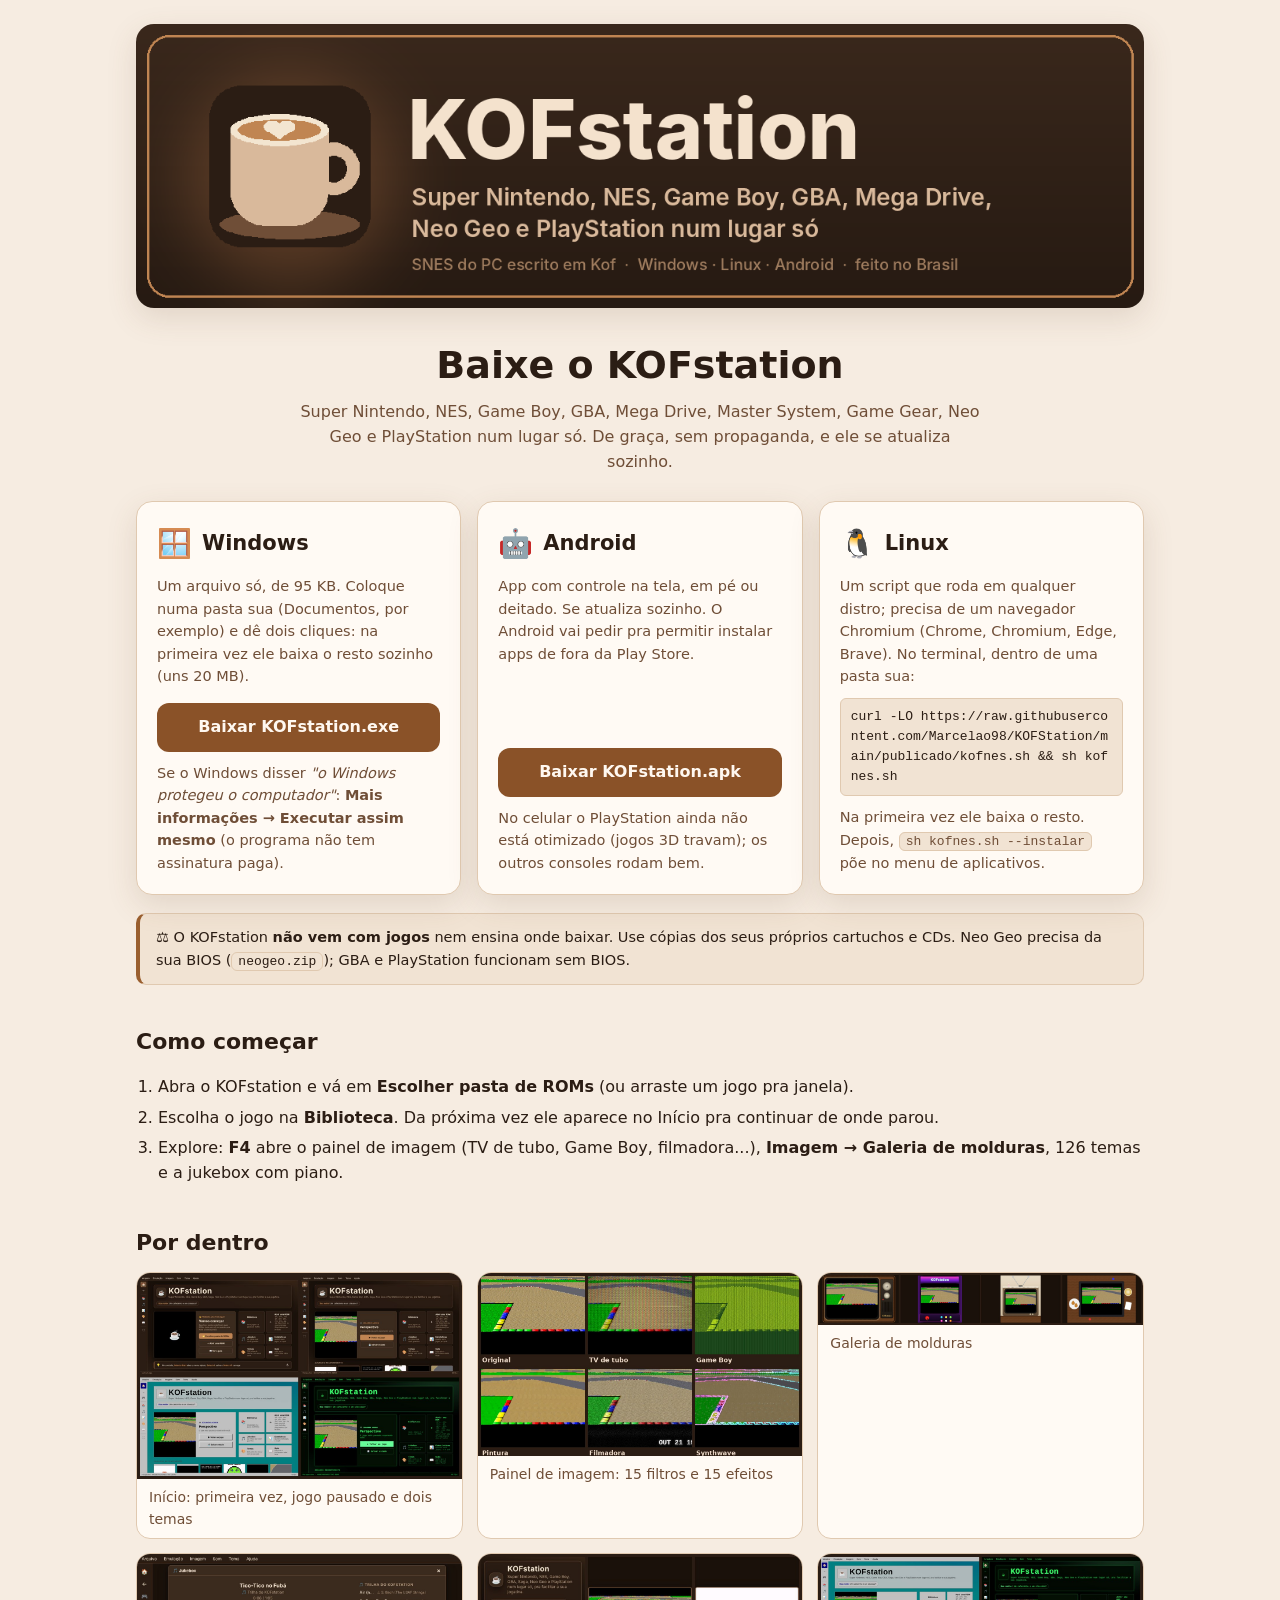
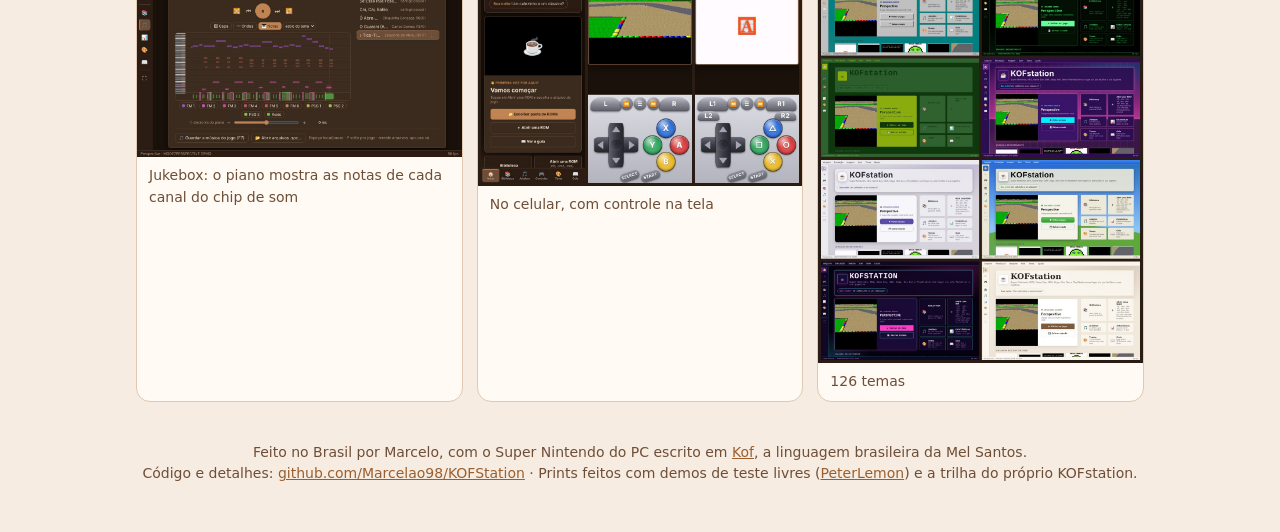
<file: docs/index.html>
<!doctype html>
<html lang="pt-BR">
<head>
<meta charset="utf-8">
<meta name="viewport" content="width=device-width, initial-scale=1">
<title>Baixar o KOFstation</title>
<meta name="description" content="KOFstation: Super Nintendo, NES, Game Boy, GBA, Mega Drive, Neo Geo e PlayStation num lugar só. Baixe pra Windows, Linux e Android.">
<style>
  :root {
    --fundo: #1e140e; --painel: #2b1d14; --painel2: #3a2819; --texto: #f4e2cd; --fraco: #c4a588; --destaque: #c08552;
    --borda: #5a3e2a; --botao: #c08552; --botao-texto: #1e140e; --sombra: 0 10px 30px #0007;
  }
  @media (prefers-color-scheme: light) {
    :root { --fundo: #f6ece1; --painel: #fffaf4; --painel2: #f1e3d3; --texto: #2b1d14; --fraco: #6f4e37; --destaque: #9a5f2f;
      --borda: #e0c9b0; --botao: #8a5228; --botao-texto: #fff8f0; --sombra: 0 10px 30px #6f4e3726; }
  }
  * { box-sizing: border-box; }
  body { margin: 0; background: var(--fundo); color: var(--texto); font: 16px/1.55 system-ui, -apple-system, "Segoe UI", Roboto, sans-serif; }
  a { color: var(--destaque); }
  .pagina { max-width: 1040px; margin: 0 auto; padding: 24px 16px 48px; }
  .banner { width: 100%; border-radius: 18px; display: block; box-shadow: var(--sombra); }
  h1 { font-size: clamp(26px, 5vw, 38px); margin: 28px 0 6px; text-align: center; }
  .sub { text-align: center; color: var(--fraco); margin: 0 auto 26px; max-width: 680px; }
  .baixar { display: grid; grid-template-columns: repeat(auto-fit, minmax(260px, 1fr)); gap: 16px; }
  .cartao { background: var(--painel); border: 1px solid var(--borda); border-radius: 16px; padding: 20px; box-shadow: var(--sombra); display: flex; flex-direction: column; gap: 10px; }
  .cartao h2 { margin: 0; font-size: 21px; display: flex; align-items: center; gap: 10px; }
  .cartao h2 span { font-size: 28px; }
  .cartao p { margin: 0; color: var(--fraco); font-size: 14.5px; }
  .botao { display: block; text-align: center; background: var(--botao); color: var(--botao-texto); text-decoration: none; font-weight: 700;
    padding: 12px 14px; border-radius: 12px; margin-top: auto; }
  .botao:hover { filter: brightness(1.08); }
  code { background: var(--painel2); border: 1px solid var(--borda); border-radius: 6px; padding: 1px 6px; font-size: 13px; word-break: break-all; }
  .comando { display: block; padding: 8px 10px; }
  h3 { font-size: 22px; margin: 40px 0 12px; }
  ol { padding-left: 22px; } ol li { margin: 6px 0; }
  .prints { display: grid; grid-template-columns: repeat(auto-fit, minmax(300px, 1fr)); gap: 14px; }
  .prints figure { margin: 0; background: var(--painel); border: 1px solid var(--borda); border-radius: 14px; overflow: hidden; }
  .prints img { width: 100%; display: block; }
  .prints figcaption { padding: 8px 12px; color: var(--fraco); font-size: 14px; }
  .aviso { background: var(--painel2); border: 1px solid var(--borda); border-left: 4px solid var(--destaque); border-radius: 10px; padding: 12px 16px; margin-top: 18px; font-size: 14.5px; }
  footer { margin-top: 40px; text-align: center; color: var(--fraco); font-size: 14px; }
</style>
</head>
<body>
<main class="pagina">
  <img class="banner" src="banner.png" alt="KOFstation: Super Nintendo, NES, Game Boy, GBA, Mega Drive, Neo Geo e PlayStation num lugar só">
  <h1>Baixe o KOFstation</h1>
  <p class="sub">Super Nintendo, NES, Game Boy, GBA, Mega Drive, Master System, Game Gear, Neo Geo e PlayStation num lugar só.
    De graça, sem propaganda, e ele se atualiza sozinho.</p>

  <section class="baixar">
    <div class="cartao">
      <h2><span>🪟</span> Windows</h2>
      <p>Um arquivo só, de 95 KB. Coloque numa pasta sua (Documentos, por exemplo) e dê dois cliques: na primeira vez ele baixa o resto sozinho (uns 20 MB).</p>
      <a class="botao" href="https://raw.githubusercontent.com/Marcelao98/KOFStation/main/publicado/KOFstation.exe">Baixar KOFstation.exe</a>
      <p>Se o Windows disser <i>"o Windows protegeu o computador"</i>: <b>Mais informações → Executar assim mesmo</b> (o programa não tem assinatura paga).</p>
    </div>
    <div class="cartao">
      <h2><span>🤖</span> Android</h2>
      <p>App com controle na tela, em pé ou deitado. Se atualiza sozinho. O Android vai pedir pra permitir instalar apps de fora da Play Store.</p>
      <a class="botao" href="https://raw.githubusercontent.com/Marcelao98/KOFStation/main/android/apk/KOFstation.apk">Baixar KOFstation.apk</a>
      <p>No celular o PlayStation ainda não está otimizado (jogos 3D travam); os outros consoles rodam bem.</p>
    </div>
    <div class="cartao">
      <h2><span>🐧</span> Linux</h2>
      <p>Um script que roda em qualquer distro; precisa de um navegador Chromium (Chrome, Chromium, Edge, Brave). No terminal, dentro de uma pasta sua:</p>
      <code class="comando">curl -LO https://raw.githubusercontent.com/Marcelao98/KOFStation/main/publicado/kofnes.sh && sh kofnes.sh</code>
      <p>Na primeira vez ele baixa o resto. Depois, <code>sh kofnes.sh --instalar</code> põe no menu de aplicativos.</p>
    </div>
  </section>

  <div class="aviso">⚖️ O KOFstation <b>não vem com jogos</b> nem ensina onde baixar. Use cópias dos seus próprios cartuchos e CDs.
    Neo Geo precisa da sua BIOS (<code>neogeo.zip</code>); GBA e PlayStation funcionam sem BIOS.</div>

  <h3>Como começar</h3>
  <ol>
    <li>Abra o KOFstation e vá em <b>Escolher pasta de ROMs</b> (ou arraste um jogo pra janela).</li>
    <li>Escolha o jogo na <b>Biblioteca</b>. Da próxima vez ele aparece no Início pra continuar de onde parou.</li>
    <li>Explore: <b>F4</b> abre o painel de imagem (TV de tubo, Game Boy, filmadora...), <b>Imagem → Galeria de molduras</b>, 126 temas e a jukebox com piano.</li>
  </ol>

  <h3>Por dentro</h3>
  <div class="prints">
    <figure><img src="prints/inicio-4-telas.jpg" alt="Tela de Início do KOFstation em quatro situações"><figcaption>Início: primeira vez, jogo pausado e dois temas</figcaption></figure>
    <figure><img src="prints/filtros.jpg" alt="O mesmo jogo com seis filtros de imagem"><figcaption>Painel de imagem: 15 filtros e 15 efeitos</figcaption></figure>
    <figure><img src="prints/molduras.jpg" alt="Quatro molduras: TV de madeira, fliperama, TV da vó e mesa de boteco"><figcaption>Galeria de molduras</figcaption></figure>
    <figure><img src="prints/jukebox.jpg" alt="Jukebox no modo Notas, com um piano mostrando as notas de cada canal"><figcaption>Jukebox: o piano mostra as notas de cada canal do chip de som</figcaption></figure>
    <figure><img src="prints/celular.jpg" alt="O KOFstation no celular: Início, Super Nintendo e PlayStation com controle na tela"><figcaption>No celular, com controle na tela</figcaption></figure>
    <figure><img src="prints/inicio-temas.jpg" alt="A tela de Início em oito temas"><figcaption>126 temas</figcaption></figure>
  </div>

  <footer>
    Feito no Brasil por Marcelo, com o Super Nintendo do PC escrito em <a href="https://github.com/KofLang/Kof4j">Kof</a>, a linguagem brasileira da Mel Santos.<br>
    Código e detalhes: <a href="https://github.com/Marcelao98/KOFStation">github.com/Marcelao98/KOFStation</a> ·
    Prints feitos com demos de teste livres (<a href="https://github.com/PeterLemon/SNES">PeterLemon</a>) e a trilha do próprio KOFstation.
  </footer>
</main>
</body>
</html>
</file>
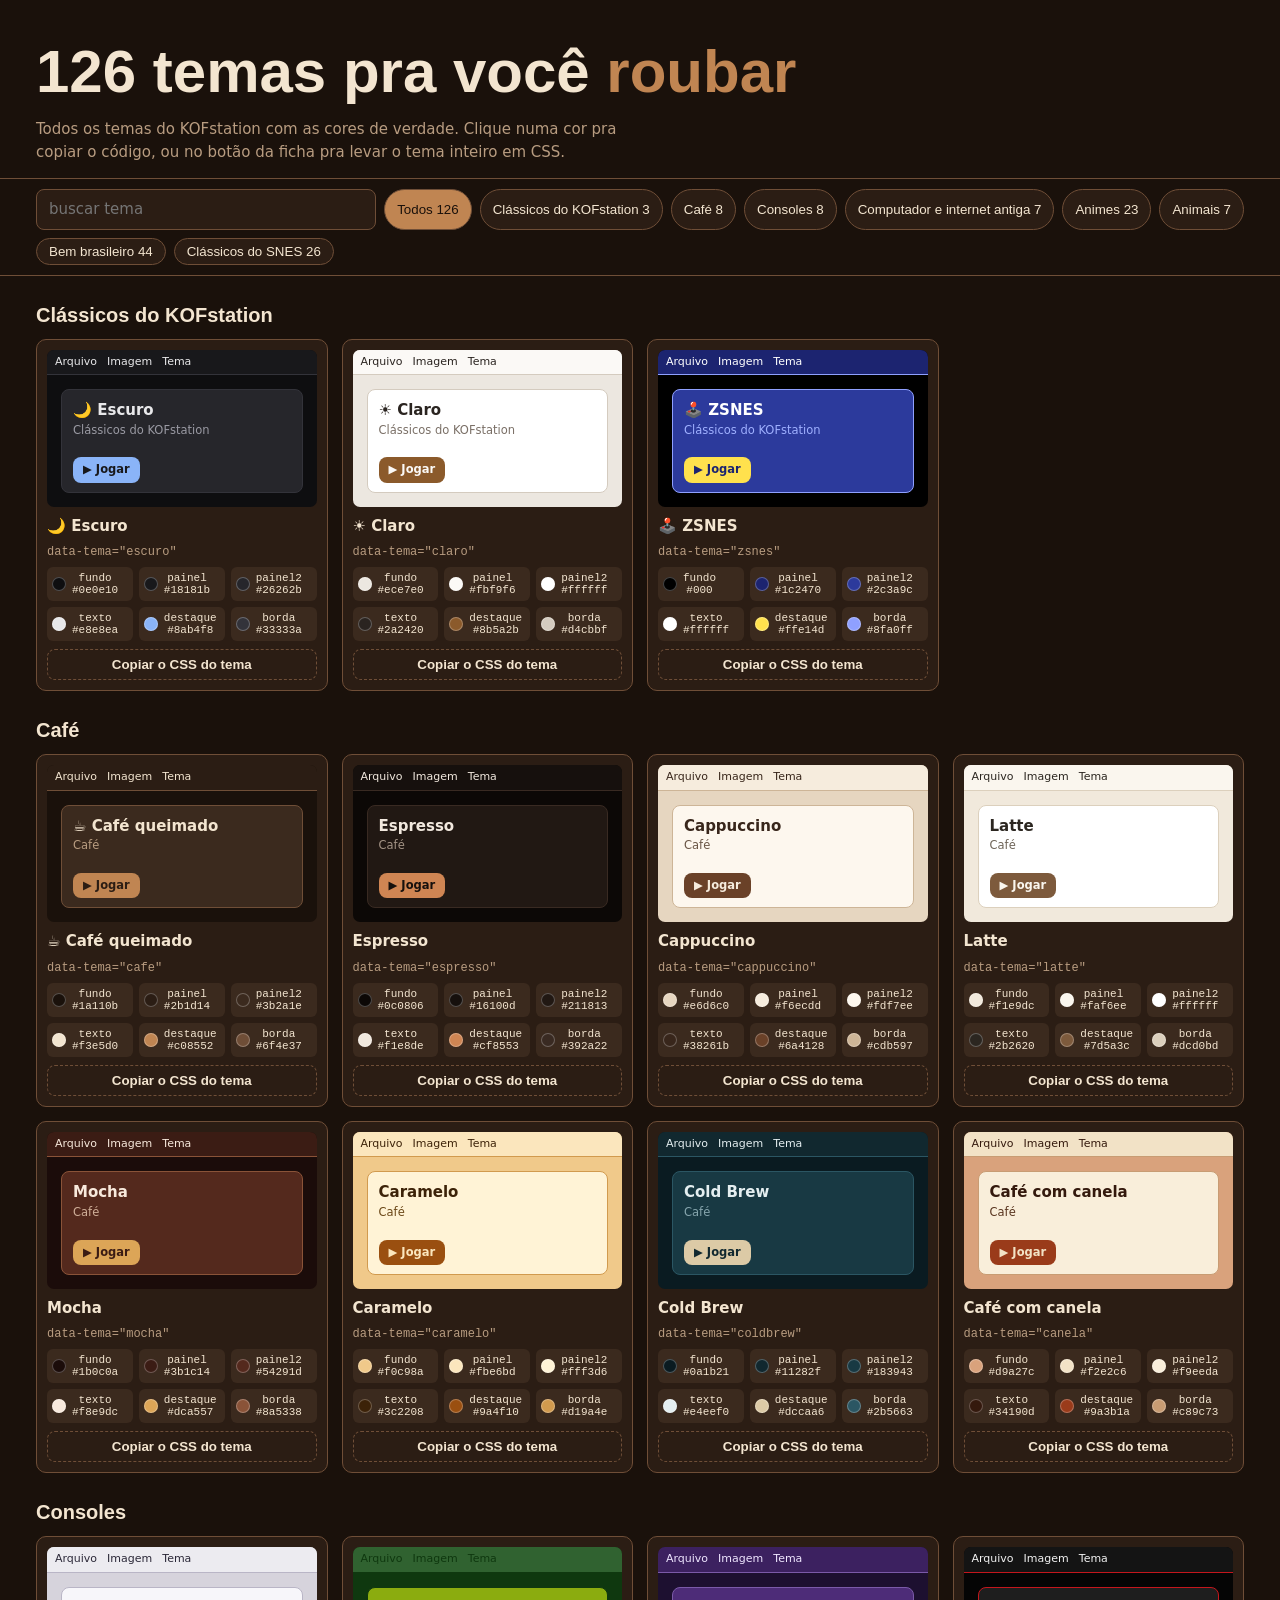
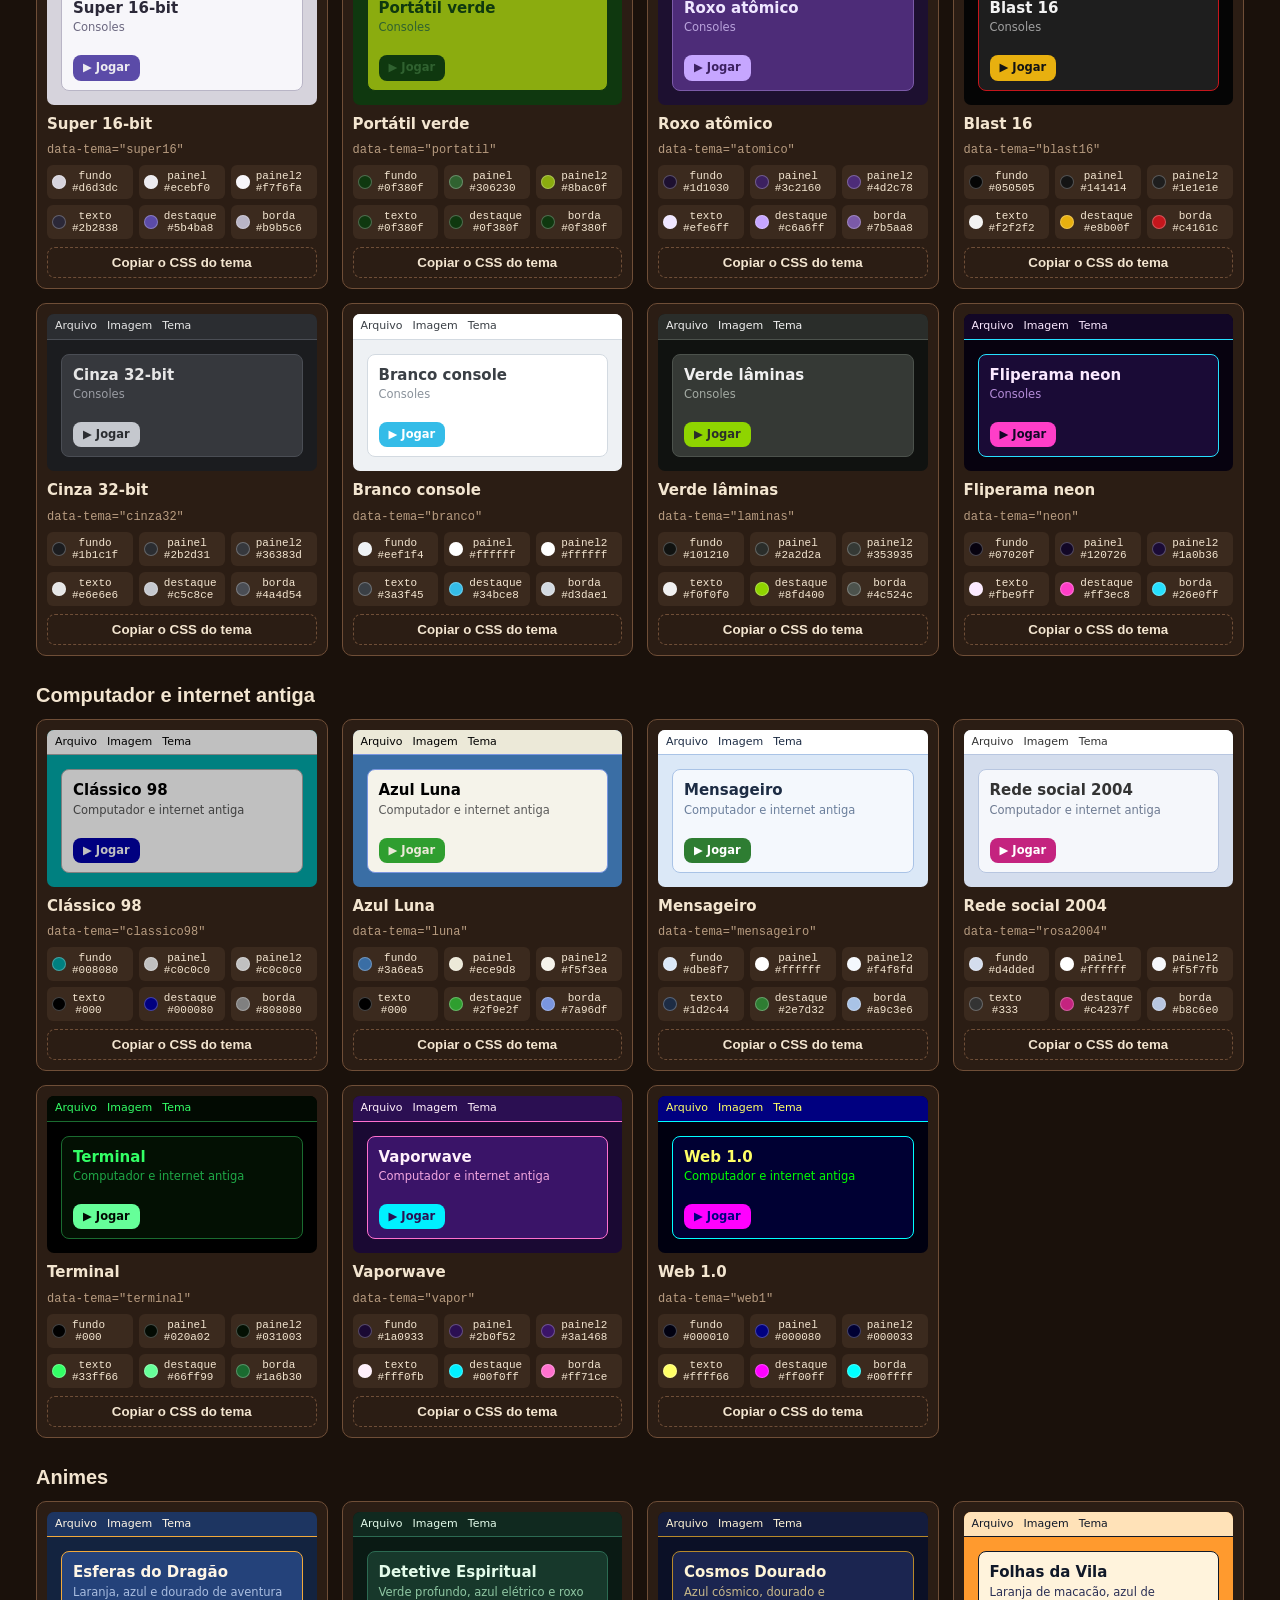
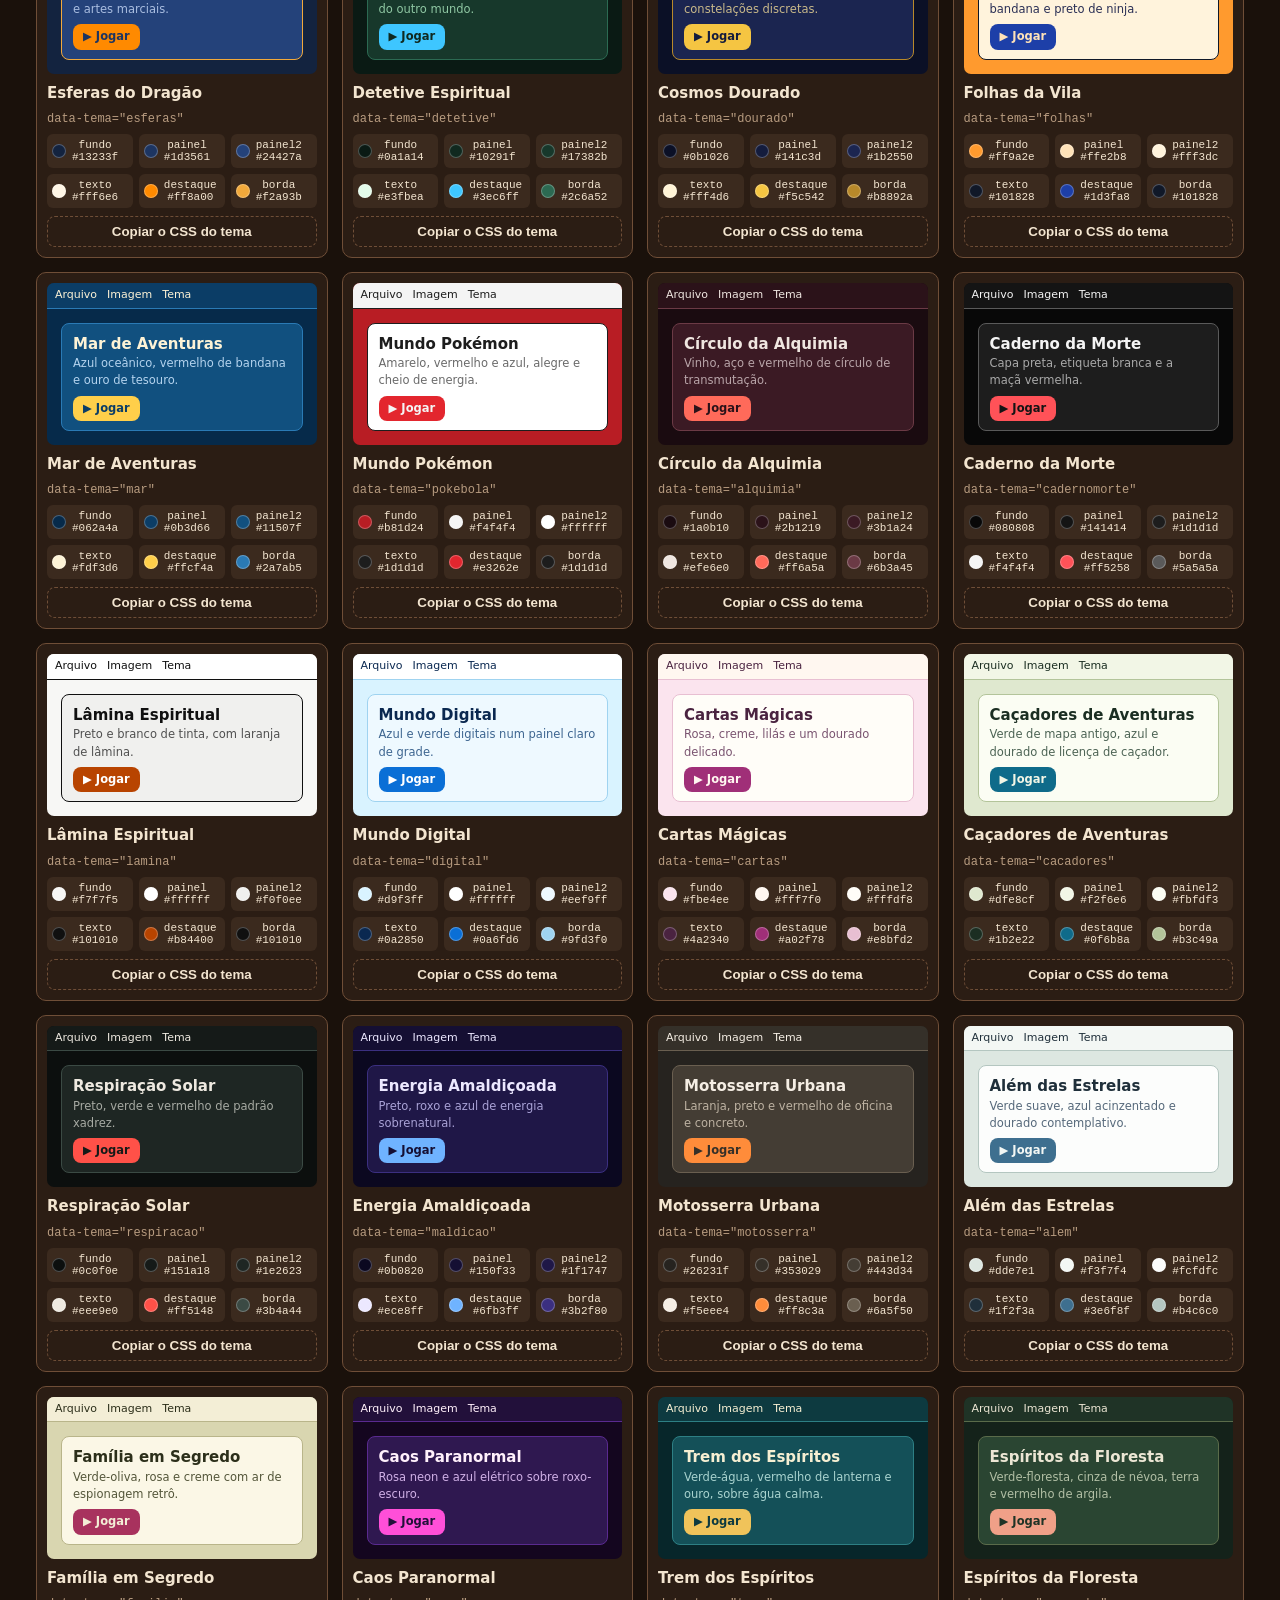
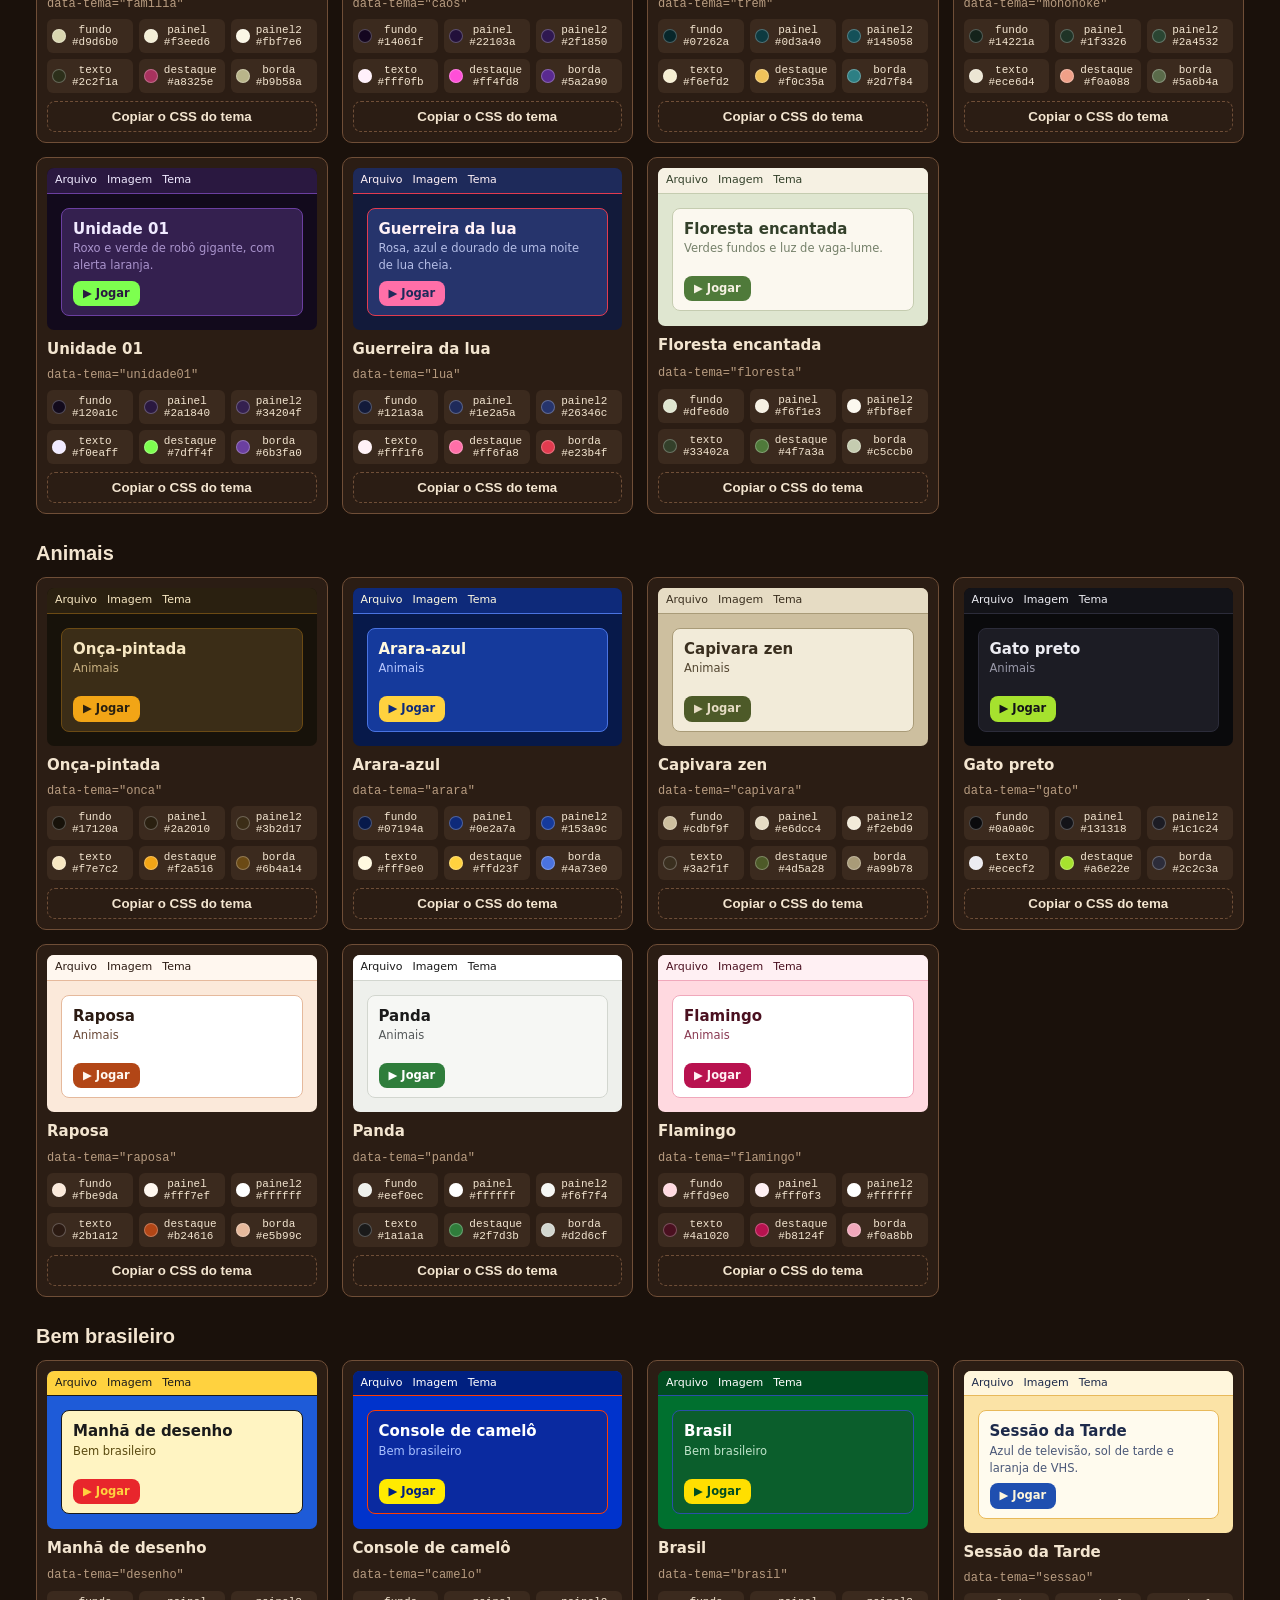
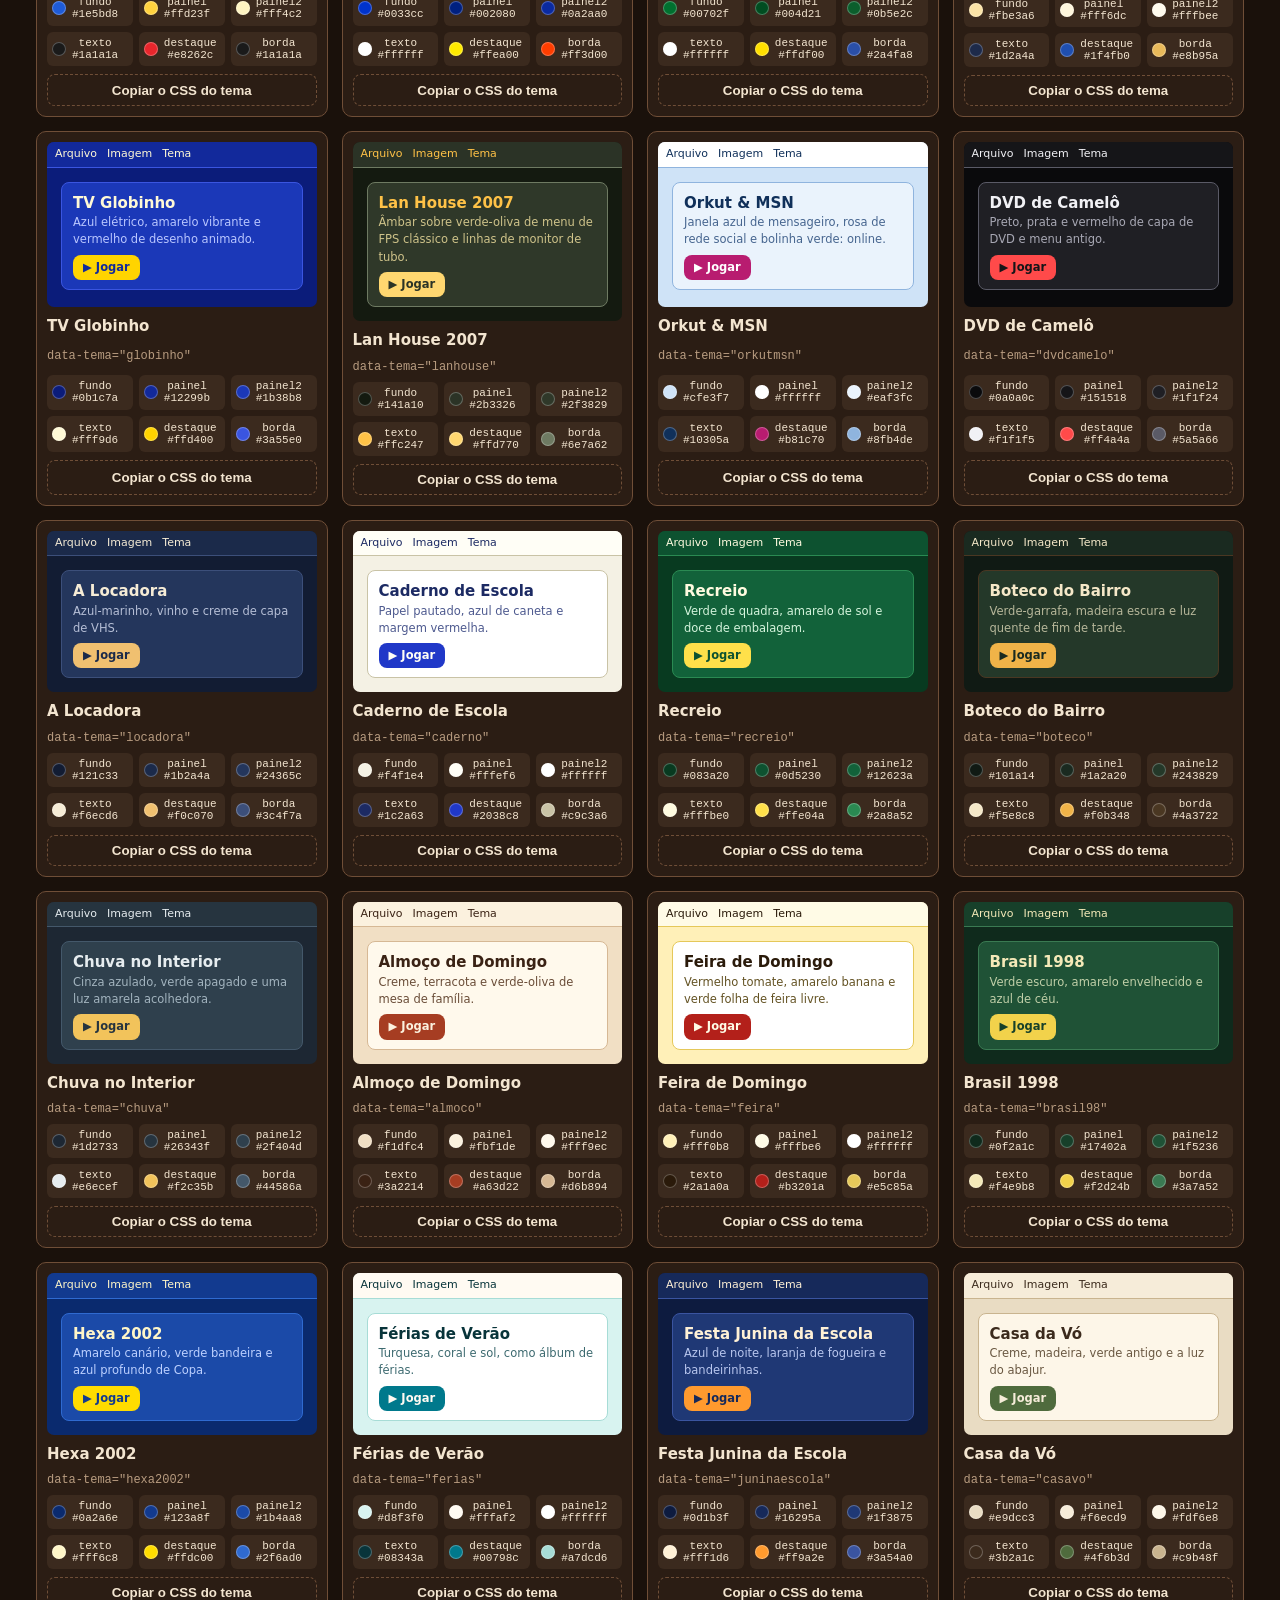
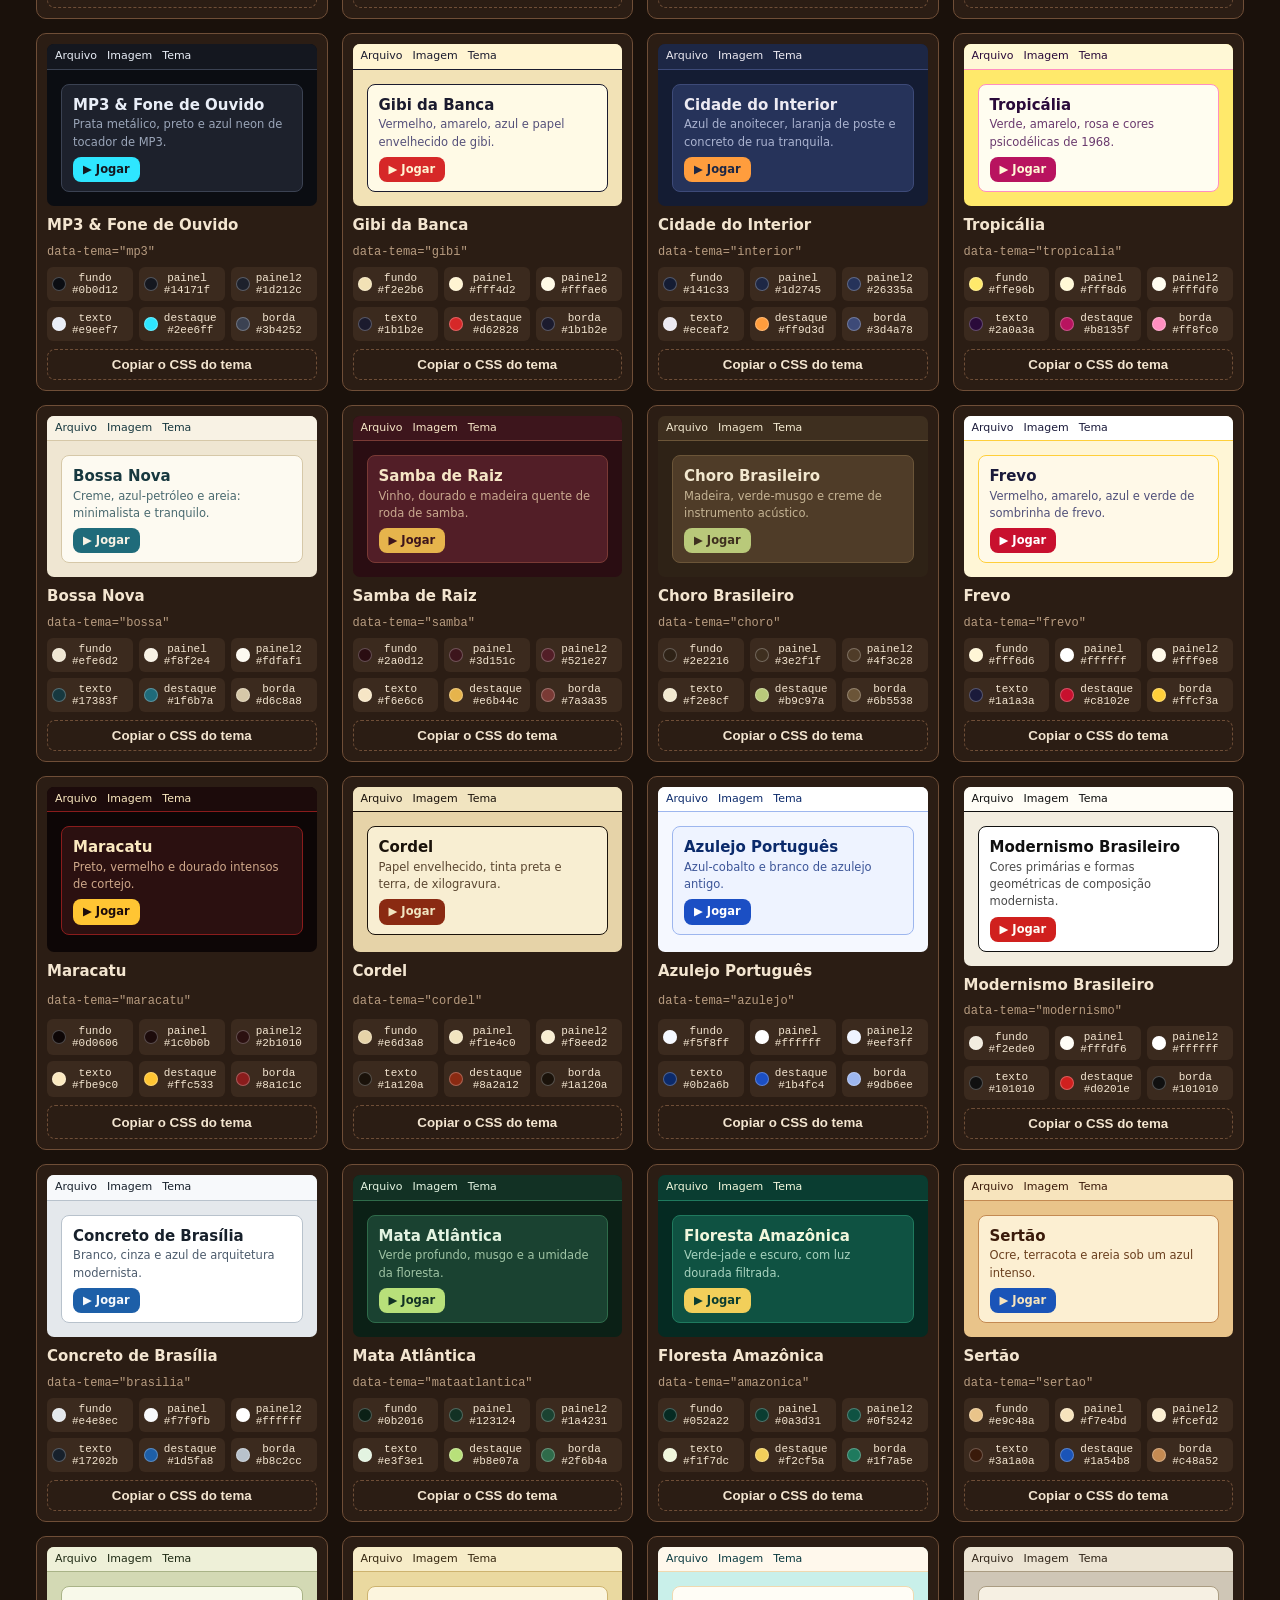
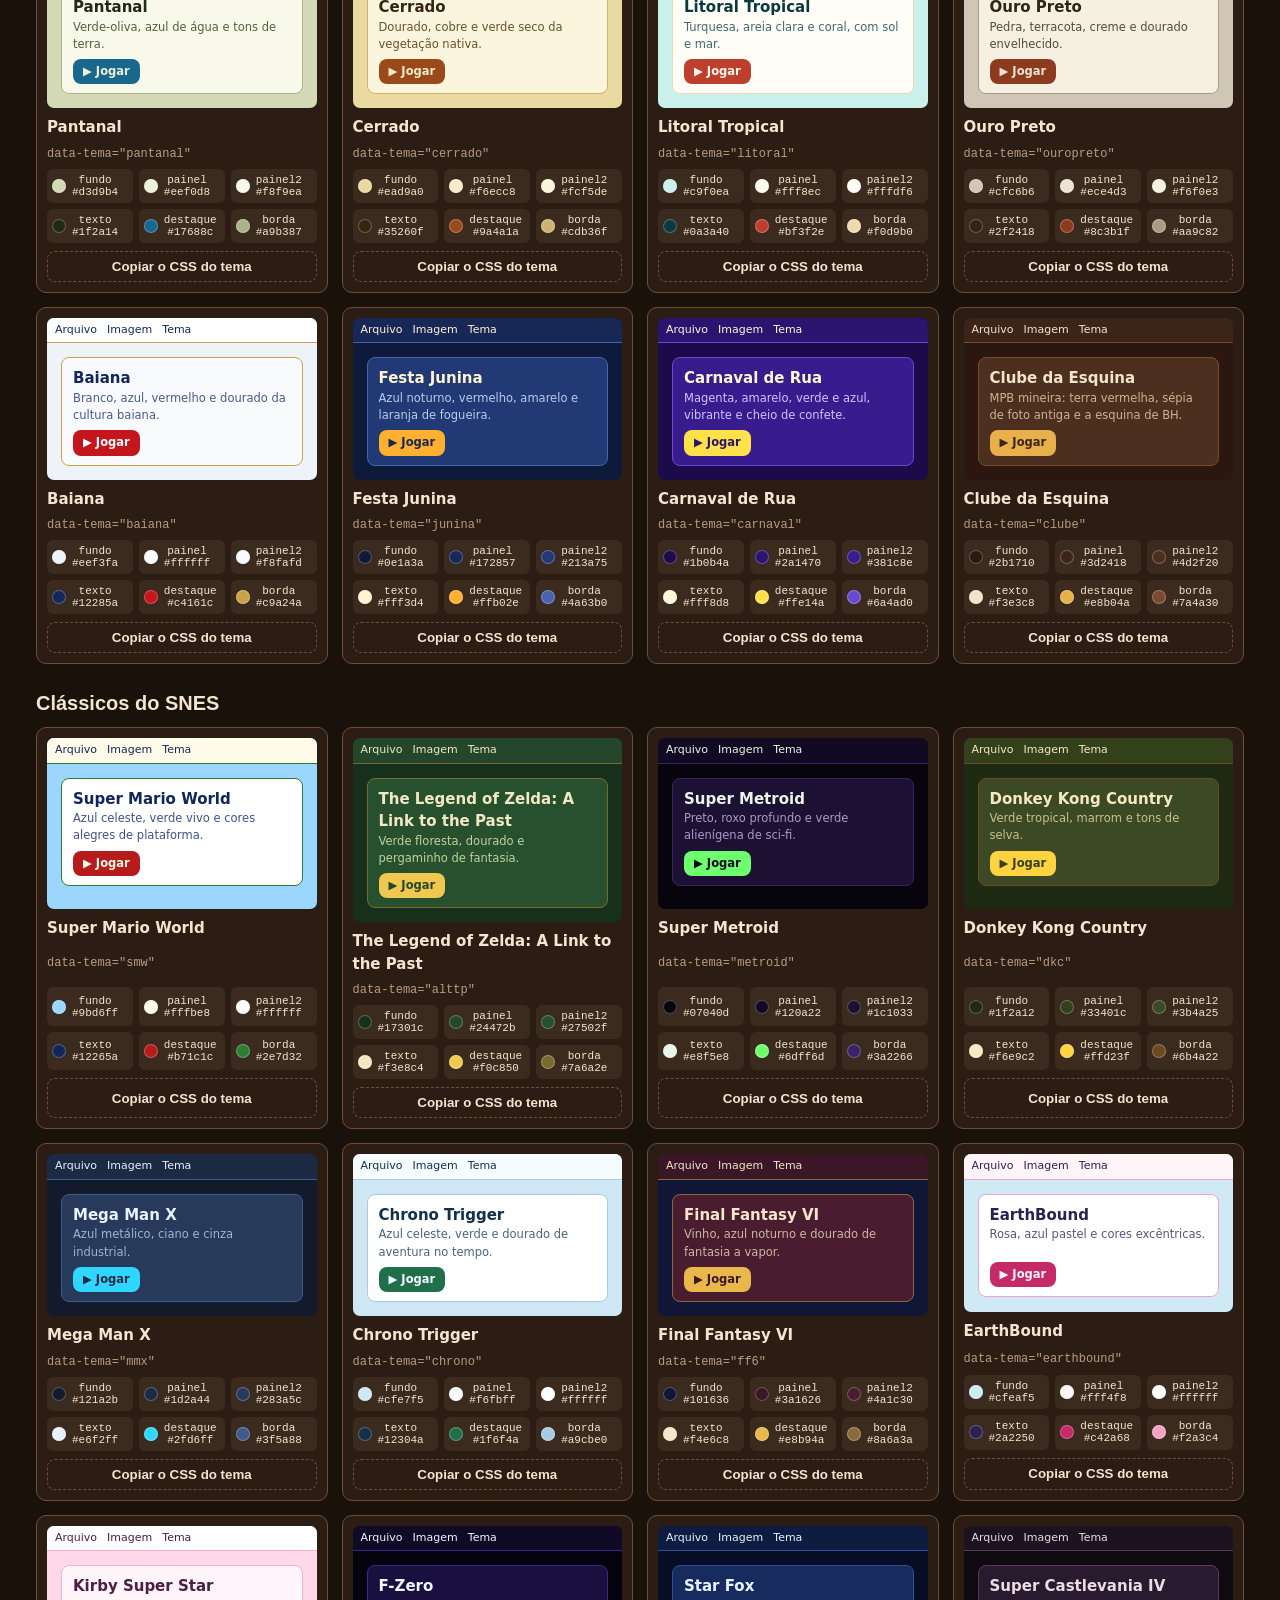
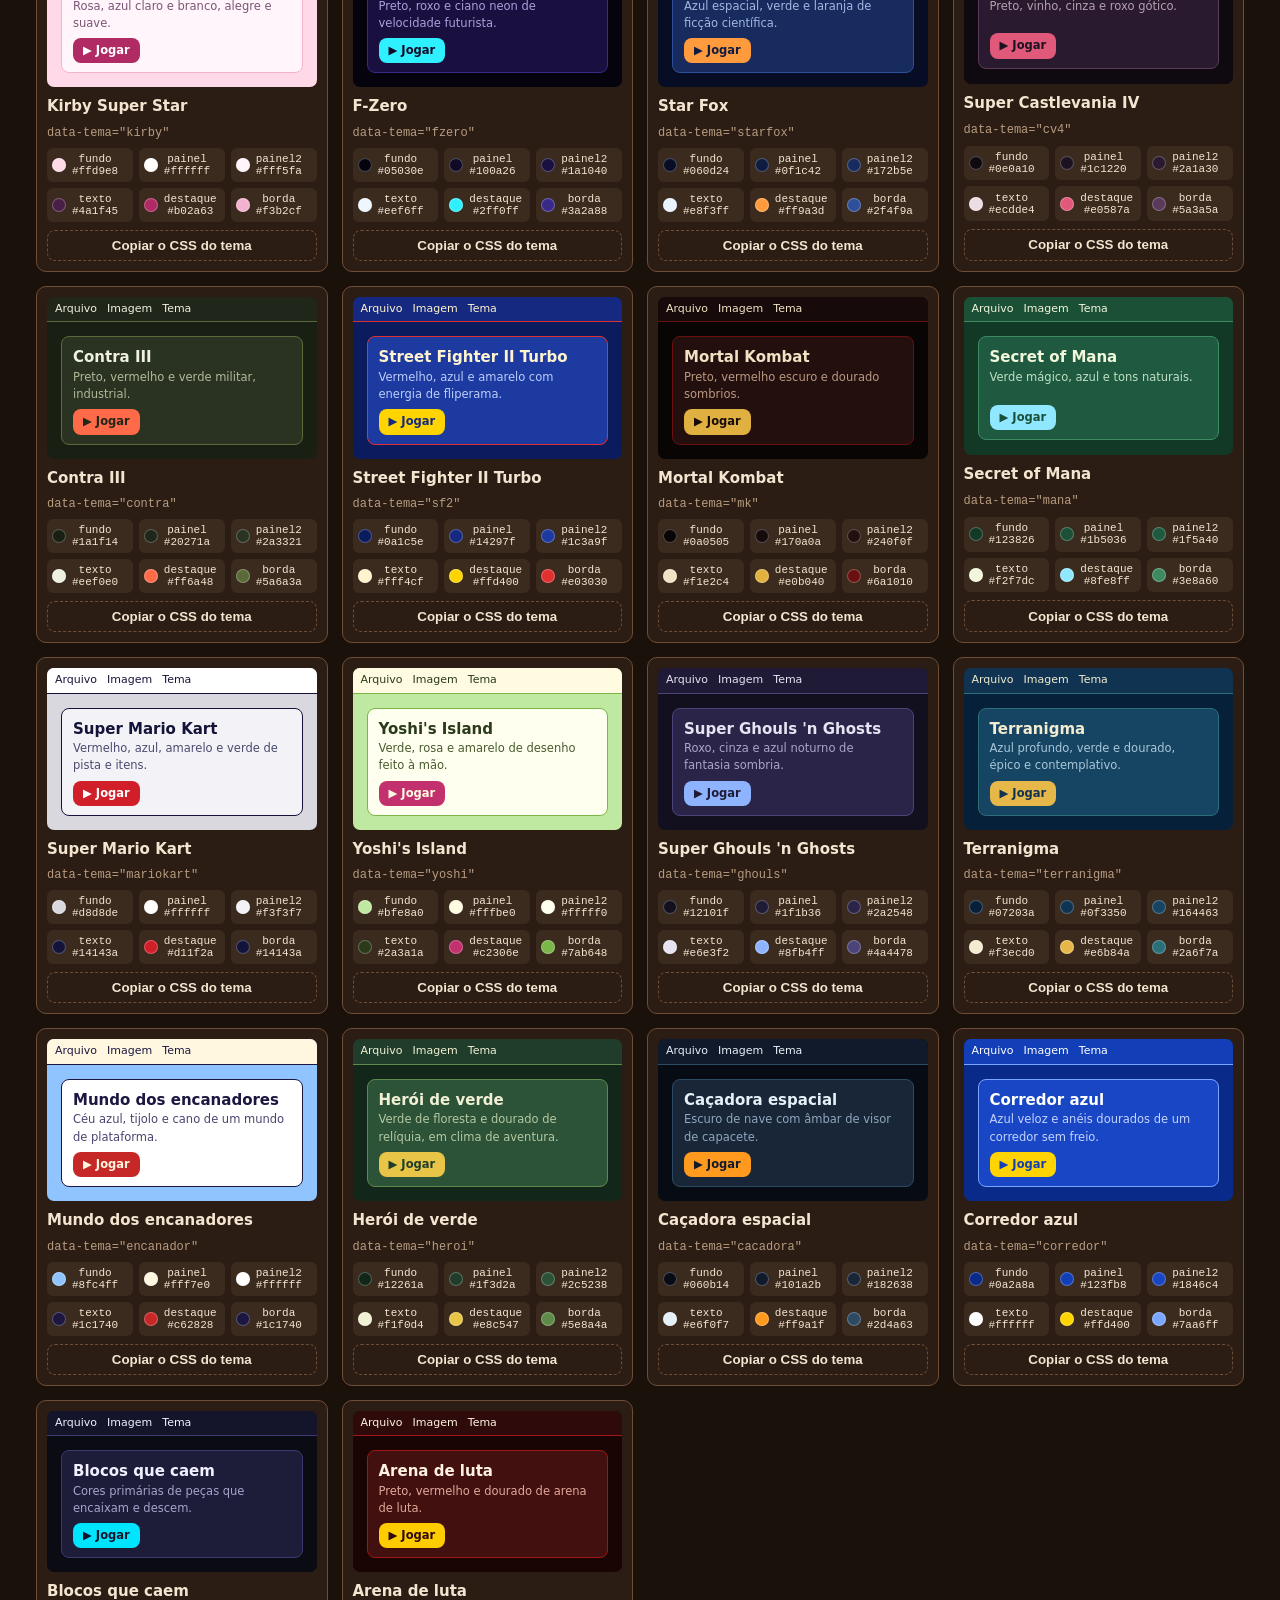
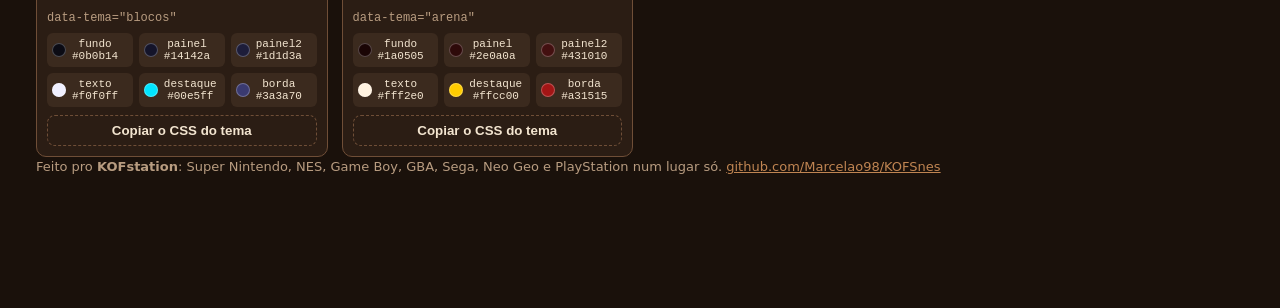
<file: docs/guia-de-temas-compacto.html>
<!doctype html>
<html lang="pt-BR"><head><meta charset="utf-8"><meta name="viewport" content="width=device-width,initial-scale=1">
<title>Temas do KOFstation</title>
<style>
:root{--bg:#1a110b;--sup:#2b1d14;--sup2:#3b2a1e;--tinta:#f3e5d0;--apag:#b89c80;--car:#c08552;--linha:#6f4e37}
*{box-sizing:border-box}body{margin:0;background:var(--bg);color:var(--tinta);font:15px/1.5 "Segoe UI",system-ui,sans-serif}
.m{max-width:1240px;margin:0 auto;padding:0 16px}h1{font:900 clamp(30px,6vw,60px)/1.05 "Arial Black",Impact,sans-serif;margin:40px 0 10px}h1 em{font-style:normal;color:var(--car)}
.lead{color:var(--apag);max-width:62ch}.f{position:sticky;top:0;background:var(--bg);border-block:1px solid var(--linha);padding:10px 0;z-index:2}
.f .m{display:flex;flex-wrap:wrap;gap:8px}#q{flex:1 1 220px;min-width:0;padding:8px 12px;border-radius:8px;border:1px solid var(--linha);background:var(--sup);color:var(--tinta);font:inherit}
.c{border:1px solid var(--linha);background:var(--sup);color:var(--tinta);border-radius:99px;padding:5px 12px;cursor:pointer;font:13px inherit}.c.on{background:var(--car);color:var(--bg)}
h2{font:900 20px "Arial Black",sans-serif;margin:28px 0 12px}.g{display:grid;grid-template-columns:repeat(auto-fill,minmax(250px,1fr));gap:14px}
.t{background:var(--sup);border:1px solid var(--linha);border-radius:10px;padding:10px;display:grid;gap:8px}
.mini{border-radius:7px;overflow:hidden;background:var(--a)}.mm{display:flex;gap:10px;padding:4px 8px;background:var(--b);color:var(--d);font-size:11px;border-bottom:1px solid var(--g)}
.mp{padding:14px}.mj{background:var(--c);color:var(--d);border:1px solid var(--g);border-radius:8px;padding:9px 11px}.mj small{display:block;color:var(--e);font-size:11.5px;min-height:2.6em}
.mb{display:inline-block;margin-top:6px;background:var(--f);color:var(--b);border-radius:8px;padding:4px 10px;font-size:11.5px;font-weight:700}
.t h3{margin:0;font-size:15px}.id{margin:0;font:12px monospace;color:var(--apag)}
.cs{display:grid;grid-template-columns:repeat(3,minmax(0,1fr));gap:6px}.cor{display:flex;gap:6px;align-items:center;background:var(--sup2);border:0;border-radius:6px;padding:5px;color:var(--tinta);cursor:pointer;font:11px monospace;min-width:0}
.cor i{width:14px;height:14px;border-radius:50%;flex:none;box-shadow:inset 0 0 0 1px #fff4}.cp{border:1px dashed var(--linha);background:none;color:var(--tinta);border-radius:8px;padding:7px;cursor:pointer;font-weight:600}
#av{position:fixed;left:50%;bottom:18px;transform:translateX(-50%);background:var(--car);color:var(--bg);padding:7px 16px;border-radius:99px;font-weight:600;opacity:0;transition:opacity .2s}
footer{color:var(--apag);padding:40px 0;font-size:13px}footer a{color:var(--car)}
</style></head><body>
<header class="m"><h1>N temas pra você <em>roubar</em></h1><p class="lead">Todos os temas do KOFstation com as cores de verdade. Clique numa cor pra copiar o código, ou no botão da ficha pra levar o tema inteiro em CSS.</p></header>
<nav class="f"><div class="m" id="fil"><input id="q" type="search" placeholder="buscar tema"></div></nav>
<main class="m" id="lista"></main>
<footer class="m">Feito pro <b>KOFstation</b>: Super Nintendo, NES, Game Boy, GBA, Sega, Neo Geo e PlayStation num lugar só. <a href="https://github.com/Marcelao98/KOFSnes">github.com/Marcelao98/KOFSnes</a></footer>
<div id="av"></div>
<script>
const T=[["Clássicos do KOFstation","escuro","🌙 Escuro","","#0e0e10","#18181b","#26262b","#e8e8ea","#9a9aa3","#8ab4f8","#33333a","#2f3b52"],["Clássicos do KOFstation","claro","☀️ Claro","","#ece7e0","#fbf9f6","#ffffff","#2a2420","#7a6f66","#8b5a2b","#d4cbbf","#ead9c6"],["Clássicos do KOFstation","zsnes","🕹️ ZSNES","","#000","#1c2470","#2c3a9c","#ffffff","#9fb0ff","#ffe14d","#8fa0ff","#4458d8"],["Café","cafe","☕ Café queimado","","#1a110b","#2b1d14","#3b2a1e","#f3e5d0","#b89c80","#c08552","#6f4e37","#6f4e37"],["Café","espresso","Espresso","","#0c0806","#16100d","#211813","#f1e8de","#a39385","#cf8553","#392a22","#33241c"],["Café","cappuccino","Cappuccino","","#e6d6c0","#f6ecdd","#fdf7ee","#38261b","#6a5646","#6a4128","#cdb597","#e8d3b6"],["Café","latte","Latte","","#f1e9dc","#faf6ee","#ffffff","#2b2620","#6f6559","#7d5a3c","#dcd0bd","#ece1cf"],["Café","mocha","Mocha","","#1b0c0a","#3b1c14","#54291d","#f8e9dc","#cfae98","#dca557","#8a5338","#6e3a28"],["Café","caramelo","Caramelo","","#f0c98a","#fbe6bd","#fff3d6","#3c2208","#6c4818","#9a4f10","#d19a4e","#f2cd8c"],["Café","coldbrew","Cold Brew","","#0a1b21","#11282f","#183943","#e4eef0","#86a5ad","#dccaa6","#2b5663","#1f4a56"],["Café","canela","Café com canela","","#d9a27c","#f2e2c6","#f9eeda","#34190d","#5a3620","#9a3b1a","#c89c73","#e8c9a2"],["Consoles","super16","Super 16-bit","","#d6d3dc","#ecebf0","#f7f6fa","#2b2838","#6c6880","#5b4ba8","#b9b5c6","#ddd7f2"],["Consoles","portatil","Portátil verde","","#0f380f","#306230","#8bac0f","#0f380f","#306230","#0f380f","#0f380f","#9bbc0f"],["Consoles","atomico","Roxo atômico","","#1d1030","#3c2160","#4d2c78","#efe6ff","#b9a3dc","#c6a6ff","#7b5aa8","#6a44a0"],["Consoles","blast16","Blast 16","","#050505","#141414","#1e1e1e","#f2f2f2","#a0a0a0","#e8b00f","#c4161c","#4a1012"],["Consoles","cinza32","Cinza 32-bit","","#1b1c1f","#2b2d31","#36383d","#e6e6e6","#9a9ca3","#c5c8ce","#4a4d54","#44474e"],["Consoles","branco","Branco console","","#eef1f4","#ffffff","#ffffff","#3a3f45","#8a929b","#34bce8","#d3dae1","#dff3fb"],["Consoles","laminas","Verde lâminas","","#101210","#2a2d2a","#353935","#f0f0f0","#a3aaa3","#8fd400","#4c524c","#3d5a10"],["Consoles","neon","Fliperama neon","","#07020f","#120726","#1a0b36","#fbe9ff","#b48cd8","#ff3ec8","#26e0ff","#3a1460"],["Computador e internet antiga","classico98","Clássico 98","","#008080","#c0c0c0","#c0c0c0","#000","#404040","#000080","#808080","#000080"],["Computador e internet antiga","luna","Azul Luna","","#3a6ea5","#ece9d8","#f5f3ea","#000","#5a5a5a","#2f9e2f","#7a96df","#316ac5"],["Computador e internet antiga","mensageiro","Mensageiro","","#dbe8f7","#ffffff","#f4f8fd","#1d2c44","#6b7f9c","#2e7d32","#a9c3e6","#d3ebc9"],["Computador e internet antiga","rosa2004","Rede social 2004","","#d4dded","#ffffff","#f5f7fb","#333","#6d7a91","#c4237f","#b8c6e0","#fbe1ef"],["Computador e internet antiga","terminal","Terminal","","#000","#020a02","#031003","#33ff66","#1fa847","#66ff99","#1a6b30","#0c3a18"],["Computador e internet antiga","vapor","Vaporwave","","#1a0933","#2b0f52","#3a1468","#fff0fb","#f3a6e0","#00f0ff","#ff71ce","#6b2a9e"],["Computador e internet antiga","web1","Web 1.0","","#000010","#000080","#000033","#ffff66","#00ff00","#ff00ff","#00ffff","#400060"],["Animes","esferas","Esferas do Dragão","Laranja, azul e dourado de aventura e artes marciais.","#13233f","#1d3561","#24427a","#fff6e6","#a9bde0","#ff8a00","#f2a93b","#7a3d0a"],["Animes","detetive","Detetive Espiritual","Verde profundo, azul elétrico e roxo do outro mundo.","#0a1a14","#10291f","#17382b","#e3fbea","#8fc7a3","#3ec6ff","#2c6a52","#3a2a66"],["Animes","dourado","Cosmos Dourado","Azul cósmico, dourado e constelações discretas.","#0b1026","#141c3d","#1b2550","#fff4d6","#c9b98a","#f5c542","#b8892a","#3a3214"],["Animes","folhas","Folhas da Vila","Laranja de macacão, azul de bandana e preto de ninja.","#ff9a2e","#ffe2b8","#fff3dc","#101828","#2a2f55","#1d3fa8","#101828","#ffc266"],["Animes","mar","Mar de Aventuras","Azul oceânico, vermelho de bandana e ouro de tesouro.","#062a4a","#0b3d66","#11507f","#fdf3d6","#b4d3ee","#ffcf4a","#2a7ab5","#1a5f94"],["Animes","pokebola","Mundo Pokémon","Amarelo, vermelho e azul, alegre e cheio de energia.","#b81d24","#f4f4f4","#ffffff","#1d1d1d","#6a6a6a","#e3262e","#1d1d1d","#ffe0e0"],["Animes","alquimia","Círculo da Alquimia","Vinho, aço e vermelho de círculo de transmutação.","#1a0b10","#2b1219","#3b1a24","#efe6e0","#b9a5a9","#ff6a5a","#6b3a45","#4a1f2c"],["Animes","cadernomorte","Caderno da Morte","Capa preta, etiqueta branca e a maçã vermelha.","#080808","#141414","#1d1d1d","#f4f4f4","#a9a9a9","#ff5258","#5a5a5a","#2a2a2a"],["Animes","lamina","Lâmina Espiritual","Preto e branco de tinta, com laranja de lâmina.","#f7f7f5","#ffffff","#f0f0ee","#101010","#505050","#b84400","#101010","#ffd9b8"],["Animes","digital","Mundo Digital","Azul e verde digitais num painel claro de grade.","#d9f3ff","#ffffff","#eef9ff","#0a2850","#3d6590","#0a6fd6","#9fd3f0","#c8f5d6"],["Animes","cartas","Cartas Mágicas","Rosa, creme, lilás e um dourado delicado.","#fbe4ee","#fff7f0","#fffdf8","#4a2340","#7a5470","#a02f78","#e8bfd2","#f3dcf7"],["Animes","cacadores","Caçadores de Aventuras","Verde de mapa antigo, azul e dourado de licença de caçador.","#dfe8cf","#f2f6e6","#fbfdf3","#1b2e22","#4c6354","#0f6b8a","#b3c49a","#f0e3a8"],["Animes","respiracao","Respiração Solar","Preto, verde e vermelho de padrão xadrez.","#0c0f0e","#151a18","#1e2623","#eee9e0","#a7aaa3","#ff5148","#3b4a44","#3a1f20"],["Animes","maldicao","Energia Amaldiçoada","Preto, roxo e azul de energia sobrenatural.","#0b0820","#150f33","#1f1747","#ece8ff","#a9a2d6","#6fb3ff","#3b2f80","#2b2166"],["Animes","motosserra","Motosserra Urbana","Laranja, preto e vermelho de oficina e concreto.","#26231f","#353029","#443d34","#f5eee4","#bdb2a2","#ff8c3a","#6a5f50","#5c3a22"],["Animes","alem","Além das Estrelas","Verde suave, azul acinzentado e dourado contemplativo.","#dde7e1","#f3f7f4","#fcfdfc","#1f2f3a","#55687a","#3e6f8f","#b4c6c0","#e9e2b8"],["Animes","familia","Família em Segredo","Verde-oliva, rosa e creme com ar de espionagem retrô.","#d9d6b0","#f3eed6","#fbf7e6","#2c2f1a","#54563a","#a8325e","#b9b58a","#f2cfd8"],["Animes","caos","Caos Paranormal","Rosa neon e azul elétrico sobre roxo-escuro.","#14061f","#22103a","#2f1850","#fff0fb","#d0b0e6","#ff4fd8","#5a2a90","#3d1f70"],["Animes","trem","Trem dos Espíritos","Verde-água, vermelho de lanterna e ouro, sobre água calma.","#07262a","#0d3a40","#145058","#f6efd2","#a9d3cf","#f0c35a","#2d7f84","#1d6a70"],["Animes","mononoke","Espíritos da Floresta","Verde-floresta, cinza de névoa, terra e vermelho de argila.","#14221a","#1f3326","#2a4532","#ece6d4","#b2bfa5","#f0a088","#5a6b4a","#3b4a2e"],["Animes","unidade01","Unidade 01","Roxo e verde de robô gigante, com alerta laranja.","#120a1c","#2a1840","#34204f","#f0eaff","#a993cc","#7dff4f","#6b3fa0","#3f2a12"],["Animes","lua","Guerreira da lua","Rosa, azul e dourado de uma noite de lua cheia.","#121a3a","#1e2a5a","#26346c","#fff1f6","#b4bde6","#ff6fa8","#e23b4f","#4b2a5c"],["Animes","floresta","Floresta encantada","Verdes fundos e luz de vaga-lume.","#dfe6d0","#f6f1e3","#fbf8ef","#33402a","#75806a","#4f7a3a","#c5ccb0","#e2ead0"],["Animais","onca","Onça-pintada","","#17120a","#2a2010","#3b2d17","#f7e7c2","#c8b080","#f2a516","#6b4a14","#5a3c10"],["Animais","arara","Arara-azul","","#07194a","#0e2a7a","#153a9c","#fff9e0","#b8c8ff","#ffd23f","#4a73e0","#2450c4"],["Animais","capivara","Capivara zen","","#cdbf9f","#e6dcc4","#f2ebd9","#3a2f1f","#524530","#4d5a28","#a99b78","#d7c9a5"],["Animais","gato","Gato preto","","#0a0a0c","#131318","#1c1c24","#ececf2","#9a9aaa","#a6e22e","#2c2c3a","#262633"],["Animais","raposa","Raposa","","#fbe9da","#fff7ef","#ffffff","#2b1a12","#6b4a38","#b24616","#e5b99c","#fbd9bd"],["Animais","panda","Panda","","#eef0ec","#ffffff","#f6f7f4","#1a1a1a","#55595a","#2f7d3b","#d2d6cf","#dfeadb"],["Animais","flamingo","Flamingo","","#ffd9e0","#fff0f3","#ffffff","#4a1020","#8a3a52","#b8124f","#f0a8bb","#ffc9d6"],["Bem brasileiro","desenho","Manhã de desenho","","#1e5bd8","#ffd23f","#fff4c2","#1a1a1a","#5a4a10","#e8262c","#1a1a1a","#ffffff"],["Bem brasileiro","camelo","Console de camelô","","#0033cc","#002080","#0a2aa0","#ffffff","#a8c0ff","#ffea00","#ff3d00","#6a00b8"],["Bem brasileiro","brasil","Brasil","","#00702f","#004d21","#0b5e2c","#ffffff","#bfe3c9","#ffdf00","#2a4fa8","#1f3f8a"],["Bem brasileiro","sessao","Sessão da Tarde","Azul de televisão, sol de tarde e laranja de VHS.","#fbe3a6","#fff6dc","#fffbee","#1d2a4a","#4b5878","#1f4fb0","#e8b95a","#ffd98a"],["Bem brasileiro","globinho","TV Globinho","Azul elétrico, amarelo vibrante e vermelho de desenho animado.","#0b1c7a","#12299b","#1b38b8","#fff9d6","#b9c6ff","#ffd400","#3a55e0","#2a49cc"],["Bem brasileiro","lanhouse","Lan House 2007","Âmbar sobre verde-oliva de menu de FPS clássico e linhas de monitor de tubo.","#141a10","#2b3326","#2f3829","#ffc247","#cfc38a","#ffd770","#6e7a62","#46533b"],["Bem brasileiro","orkutmsn","Orkut & MSN","Janela azul de mensageiro, rosa de rede social e bolinha verde: online.","#cfe3f7","#ffffff","#eaf3fc","#10305a","#46658f","#b81c70","#8fb4de","#cfe3fb"],["Bem brasileiro","dvdcamelo","DVD de Camelô","Preto, prata e vermelho de capa de DVD e menu antigo.","#0a0a0c","#151518","#1f1f24","#f1f1f5","#a8a8b4","#ff4a4a","#5a5a66","#2c2c34"],["Bem brasileiro","locadora","A Locadora","Azul-marinho, vinho e creme de capa de VHS.","#121c33","#1b2a4a","#24365c","#f6ecd6","#b6bfd6","#f0c070","#3c4f7a","#4a2236"],["Bem brasileiro","caderno","Caderno de Escola","Papel pautado, azul de caneta e margem vermelha.","#f4f1e4","#fffef6","#ffffff","#1c2a63","#4e5a8f","#2038c8","#c9c3a6","#e3ecff"],["Bem brasileiro","recreio","Recreio","Verde de quadra, amarelo de sol e doce de embalagem.","#083a20","#0d5230","#12623a","#fffbe0","#d4f4dc","#ffe04a","#2a8a52","#1a6f47"],["Bem brasileiro","boteco","Boteco do Bairro","Verde-garrafa, madeira escura e luz quente de fim de tarde.","#101a14","#1a2a20","#243829","#f5e8c8","#b7b79a","#f0b348","#4a3722","#3a3020"],["Bem brasileiro","chuva","Chuva no Interior","Cinza azulado, verde apagado e uma luz amarela acolhedora.","#1d2733","#26343f","#2f404d","#e6ecef","#a2b3be","#f2c35b","#44586a","#38505f"],["Bem brasileiro","almoco","Almoço de Domingo","Creme, terracota e verde-oliva de mesa de família.","#f1dfc4","#fbf1de","#fff9ec","#3a2214","#6a4d38","#a63d22","#d6b894","#ecd0a6"],["Bem brasileiro","feira","Feira de Domingo","Vermelho tomate, amarelo banana e verde folha de feira livre.","#fff0b8","#fffbe6","#ffffff","#2a1a0a","#645324","#b3201a","#e5c85a","#ffe27a"],["Bem brasileiro","brasil98","Brasil 1998","Verde escuro, amarelo envelhecido e azul de céu.","#0f2a1c","#17402a","#1f5236","#f4e9b8","#c0cfa8","#f2d24b","#3a7a52","#2c6a44"],["Bem brasileiro","hexa2002","Hexa 2002","Amarelo canário, verde bandeira e azul profundo de Copa.","#0a2a6e","#123a8f","#1b4aa8","#fff6c8","#bcd0ff","#ffdc00","#2f6ad0","#1e5ab8"],["Bem brasileiro","ferias","Férias de Verão","Turquesa, coral e sol, como álbum de férias.","#d8f3f0","#fffaf2","#ffffff","#08343a","#3d6a70","#00798c","#a7dcd6","#ffe3d0"],["Bem brasileiro","juninaescola","Festa Junina da Escola","Azul de noite, laranja de fogueira e bandeirinhas.","#0d1b3f","#16295a","#1f3875","#fff1d6","#b8c6ee","#ff9a2e","#3a54a0","#2c4486"],["Bem brasileiro","casavo","Casa da Vó","Creme, madeira, verde antigo e a luz do abajur.","#e9dcc3","#f6ecd9","#fdf6e8","#3b2a1c","#6a5842","#4f6b3d","#c9b48f","#e2cfa8"],["Bem brasileiro","mp3","MP3 & Fone de Ouvido","Prata metálico, preto e azul neon de tocador de MP3.","#0b0d12","#14171f","#1d212c","#e9eef7","#9aa5b8","#2ee6ff","#3b4252","#232a3a"],["Bem brasileiro","gibi","Gibi da Banca","Vermelho, amarelo, azul e papel envelhecido de gibi.","#f2e2b6","#fff4d2","#fffae6","#1b1b2e","#55507a","#d62828","#1b1b2e","#ffd84d"],["Bem brasileiro","interior","Cidade do Interior","Azul de anoitecer, laranja de poste e concreto de rua tranquila.","#141c33","#1d2745","#26335a","#eceaf2","#aab3d0","#ff9d3d","#3d4a78","#33426d"],["Bem brasileiro","tropicalia","Tropicália","Verde, amarelo, rosa e cores psicodélicas de 1968.","#ffe96b","#fff8d6","#fffdf0","#2a0a3a","#6a3a6e","#b8135f","#ff8fc0","#b8f2c8"],["Bem brasileiro","bossa","Bossa Nova","Creme, azul-petróleo e areia: minimalista e tranquilo.","#efe6d2","#f8f2e4","#fdfaf1","#17383f","#4a6a70","#1f6b7a","#d6c8a8","#e4d8bc"],["Bem brasileiro","samba","Samba de Raiz","Vinho, dourado e madeira quente de roda de samba.","#2a0d12","#3d151c","#521e27","#f6e6c6","#c9a98f","#e6b44c","#7a3a35","#6a2a2a"],["Bem brasileiro","choro","Choro Brasileiro","Madeira, verde-musgo e creme de instrumento acústico.","#2e2216","#3e2f1f","#4f3c28","#f2e8cf","#c4b393","#b9c97a","#6b5538","#4a4a24"],["Bem brasileiro","frevo","Frevo","Vermelho, amarelo, azul e verde de sombrinha de frevo.","#fff6d6","#ffffff","#fff9e8","#1a1a3a","#50507a","#c8102e","#ffcf3a","#d6f0ff"],["Bem brasileiro","maracatu","Maracatu","Preto, vermelho e dourado intensos de cortejo.","#0d0606","#1c0b0b","#2b1010","#fbe9c0","#cfa88a","#ffc533","#8a1c1c","#4a1414"],["Bem brasileiro","cordel","Cordel","Papel envelhecido, tinta preta e terra, de xilogravura.","#e6d3a8","#f1e4c0","#f8eed2","#1a120a","#5a4630","#8a2a12","#1a120a","#e3c98a"],["Bem brasileiro","azulejo","Azulejo Português","Azul-cobalto e branco de azulejo antigo.","#f5f8ff","#ffffff","#eef3ff","#0b2a6b","#3c5598","#1b4fc4","#9db6ee","#dbe6ff"],["Bem brasileiro","modernismo","Modernismo Brasileiro","Cores primárias e formas geométricas de composição modernista.","#f2ede0","#fffdf6","#ffffff","#101010","#4a4a4a","#d0201e","#101010","#fff0a0"],["Bem brasileiro","brasilia","Concreto de Brasília","Branco, cinza e azul de arquitetura modernista.","#e4e8ec","#f7f9fb","#ffffff","#17202b","#4c5b6c","#1d5fa8","#b8c2cc","#dbe7f3"],["Bem brasileiro","mataatlantica","Mata Atlântica","Verde profundo, musgo e a umidade da floresta.","#0b2016","#123124","#1a4231","#e3f3e1","#9fc3a4","#b8e07a","#2f6b4a","#24543a"],["Bem brasileiro","amazonica","Floresta Amazônica","Verde-jade e escuro, com luz dourada filtrada.","#052a22","#0a3d31","#0f5242","#f1f7dc","#a8d3bf","#f2cf5a","#1f7a5e","#17644f"],["Bem brasileiro","sertao","Sertão","Ocre, terracota e areia sob um azul intenso.","#e9c48a","#f7e4bd","#fcefd2","#3a1a0a","#6a3f1e","#1a54b8","#c48a52","#f0c98e"],["Bem brasileiro","pantanal","Pantanal","Verde-oliva, azul de água e tons de terra.","#d3d9b4","#eef0d8","#f8f9ea","#1f2a14","#54603a","#17688c","#a9b387","#bfe0e6"],["Bem brasileiro","cerrado","Cerrado","Dourado, cobre e verde seco da vegetação nativa.","#ead9a0","#f6ecc8","#fcf5de","#35260f","#66512a","#9a4a1a","#cdb36f","#e8cf8a"],["Bem brasileiro","litoral","Litoral Tropical","Turquesa, areia clara e coral, com sol e mar.","#c9f0ea","#fff8ec","#fffdf6","#0a3a40","#3b6a70","#bf3f2e","#f0d9b0","#ffe4c8"],["Bem brasileiro","ouropreto","Ouro Preto","Pedra, terracota, creme e dourado envelhecido.","#cfc6b6","#ece4d3","#f6f0e3","#2f2418","#554a38","#8c3b1f","#aa9c82","#dbc89a"],["Bem brasileiro","baiana","Baiana","Branco, azul, vermelho e dourado da cultura baiana.","#eef3fa","#ffffff","#f8fafd","#12285a","#475a8a","#c4161c","#c9a24a","#fbe6b0"],["Bem brasileiro","junina","Festa Junina","Azul noturno, vermelho, amarelo e laranja de fogueira.","#0e1a3a","#172857","#213a75","#fff3d4","#bccaee","#ffb02e","#4a63b0","#2d4a8f"],["Bem brasileiro","carnaval","Carnaval de Rua","Magenta, amarelo, verde e azul, vibrante e cheio de confete.","#1b0b4a","#2a1470","#381c8e","#fff8d8","#cfc3ff","#ffe14a","#6a4ad0","#4a2aa8"],["Bem brasileiro","clube","Clube da Esquina","MPB mineira: terra vermelha, sépia de foto antiga e a esquina de BH.","#2b1710","#3d2418","#4d2f20","#f3e3c8","#cdb391","#e8b04a","#7a4a30","#5a3422"],["Clássicos do SNES","smw","Super Mario World","Azul celeste, verde vivo e cores alegres de plataforma.","#9bd6ff","#fffbe8","#ffffff","#12265a","#3f5288","#b71c1c","#2e7d32","#c9f2a8"],["Clássicos do SNES","alttp","The Legend of Zelda: A Link to the Past","Verde floresta, dourado e pergaminho de fantasia.","#17301c","#24472b","#27502f","#f3e8c4","#c2d1a0","#f0c850","#7a6a2e","#3d6b3f"],["Clássicos do SNES","metroid","Super Metroid","Preto, roxo profundo e verde alienígena de sci-fi.","#07040d","#120a22","#1c1033","#e8f5e8","#a89cc8","#6dff6d","#3a2266","#2a1850"],["Clássicos do SNES","dkc","Donkey Kong Country","Verde tropical, marrom e tons de selva.","#1f2a12","#33401c","#3b4a25","#f6e9c2","#c9c08f","#ffd23f","#6b4a22","#5a4a1c"],["Clássicos do SNES","mmx","Mega Man X","Azul metálico, ciano e cinza industrial.","#121a2b","#1d2a44","#283a5c","#e6f2ff","#9fb4d0","#2fd6ff","#3f5a88","#2d4a78"],["Clássicos do SNES","chrono","Chrono Trigger","Azul celeste, verde e dourado de aventura no tempo.","#cfe7f5","#f6fbff","#ffffff","#12304a","#46657e","#1f6f4a","#a9cbe0","#fbe9b0"],["Clássicos do SNES","ff6","Final Fantasy VI","Vinho, azul noturno e dourado de fantasia a vapor.","#101636","#3a1626","#4a1c30","#f4e6c8","#cdb7a6","#e8b94a","#8a6a3a","#5a2a3c"],["Clássicos do SNES","earthbound","EarthBound","Rosa, azul pastel e cores excêntricas.","#cfeaf5","#fff4f8","#ffffff","#2a2250","#5a5280","#c42a68","#f2a3c4","#fff0a0"],["Clássicos do SNES","kirby","Kirby Super Star","Rosa, azul claro e branco, alegre e suave.","#ffd9e8","#ffffff","#fff5fa","#4a1f45","#7a5575","#b02a63","#f3b2cf","#d9f0ff"],["Clássicos do SNES","fzero","F-Zero","Preto, roxo e ciano neon de velocidade futurista.","#05030e","#100a26","#1a1040","#eef6ff","#a8a0d8","#2ff0ff","#3a2a88","#251a66"],["Clássicos do SNES","starfox","Star Fox","Azul espacial, verde e laranja de ficção científica.","#060d24","#0f1c42","#172b5e","#e8f3ff","#a3b8e0","#ff9a3d","#2f4f9a","#1f3b80"],["Clássicos do SNES","cv4","Super Castlevania IV","Preto, vinho, cinza e roxo gótico.","#0e0a10","#1c1220","#2a1a30","#ecdde4","#b79fb0","#e0587a","#5a3a5a","#3a2040"],["Clássicos do SNES","contra","Contra III","Preto, vermelho e verde militar, industrial.","#1a1f14","#20271a","#2a3321","#eef0e0","#b2b89a","#ff6a48","#5a6a3a","#34442a"],["Clássicos do SNES","sf2","Street Fighter II Turbo","Vermelho, azul e amarelo com energia de fliperama.","#0a1c5e","#14297f","#1c3a9f","#fff4cf","#bccdfb","#ffd400","#e03030","#2a48b8"],["Clássicos do SNES","mk","Mortal Kombat","Preto, vermelho escuro e dourado sombrios.","#0a0505","#170a0a","#240f0f","#f1e2c4","#b99a80","#e0b040","#6a1010","#3a1010"],["Clássicos do SNES","mana","Secret of Mana","Verde mágico, azul e tons naturais.","#123826","#1b5036","#1f5a40","#f2f7dc","#bfe0c4","#8fe8ff","#3e8a60","#2a7a58"],["Clássicos do SNES","mariokart","Super Mario Kart","Vermelho, azul, amarelo e verde de pista e itens.","#d8d8de","#ffffff","#f3f3f7","#14143a","#4a4a70","#d11f2a","#14143a","#ffe45c"],["Clássicos do SNES","yoshi","Yoshi's Island","Verde, rosa e amarelo de desenho feito à mão.","#bfe8a0","#fffbe0","#fffff0","#2a3a1a","#485c2e","#c2306e","#7ab648","#ffe680"],["Clássicos do SNES","ghouls","Super Ghouls 'n Ghosts","Roxo, cinza e azul noturno de fantasia sombria.","#12101f","#1f1b36","#2a2548","#e6e3f2","#aaa6c8","#8fb4ff","#4a4478","#34305e"],["Clássicos do SNES","terranigma","Terranigma","Azul profundo, verde e dourado, épico e contemplativo.","#07203a","#0f3350","#164463","#f3ecd0","#a9c7d8","#e6b84a","#2a6f7a","#1c5a68"],["Clássicos do SNES","encanador","Mundo dos encanadores","Céu azul, tijolo e cano de um mundo de plataforma.","#8fc4ff","#fff7e0","#ffffff","#1c1740","#4a4470","#c62828","#1c1740","#ffd966"],["Clássicos do SNES","heroi","Herói de verde","Verde de floresta e dourado de relíquia, em clima de aventura.","#12261a","#1f3d2a","#2c5238","#f1f0d4","#b5c9a0","#e8c547","#5e8a4a","#3d6b3f"],["Clássicos do SNES","cacadora","Caçadora espacial","Escuro de nave com âmbar de visor de capacete.","#060b14","#101a2b","#182638","#e6f0f7","#8fa7bd","#ff9a1f","#2d4a63","#1e3a52"],["Clássicos do SNES","corredor","Corredor azul","Azul veloz e anéis dourados de um corredor sem freio.","#0a2a8a","#123fb8","#1846c4","#ffffff","#c4d4ff","#ffd400","#7aa6ff","#2a63e8"],["Clássicos do SNES","blocos","Blocos que caem","Cores primárias de peças que encaixam e descem.","#0b0b14","#14142a","#1d1d3a","#f0f0ff","#a5a5cc","#00e5ff","#3a3a70","#2a2a5c"],["Clássicos do SNES","arena","Arena de luta","Preto, vermelho e dourado de arena de luta.","#1a0505","#2e0a0a","#431010","#fff2e0","#e0a89a","#ffcc00","#a31515","#7a1515"]],V=['fundo','painel','painel2','texto','fraco','destaque','borda','sel'];
const e=(s)=>String(s).replace(/[&<>"]/g,(c)=>({'&':'&amp;','<':'&lt;','>':'&gt;','"':'&quot;'}[c]));
document.querySelector('h1').innerHTML=document.querySelector('h1').innerHTML.replace('N',T.length);
const cats=[...new Set(T.map((t)=>t[0]))];let cat='';
const fil=document.getElementById('fil');
['',...cats].forEach((c)=>{const b=document.createElement('button');b.className='c'+(c?'':' on');b.textContent=(c||'Todos')+' '+(c?T.filter((t)=>t[0]===c).length:T.length);b.onclick=()=>{cat=c;fil.querySelectorAll('.c').forEach((x)=>x.classList.toggle('on',x===b));montar()};fil.appendChild(b)});
function montar(){const q=document.getElementById('q').value.toLowerCase();let h='';
for(const c of cats){if(cat&&c!==cat)continue;const l=T.filter((t)=>t[0]===c&&(t[1]+t[2]+t[3]+c).toLowerCase().includes(q));if(!l.length)continue;
h+='<h2>'+e(c)+'</h2><div class="g">'+l.map((t)=>{const cs=t.slice(4),st=['a','b','c','d','e','f','g','h'].map((k,i)=>'--'+k+':'+cs[i]).join(';');
const css='[data-tema="'+t[1]+'"] {\n'+V.map((k,i)=>'  --'+k+': '+cs[i]+';').join('\n')+'\n}';
return '<article class="t"><div class="mini" style="'+st+'"><div class="mm"><span>Arquivo</span><span>Imagem</span><span>Tema</span></div><div class="mp"><div class="mj"><b>'+e(t[2])+'</b><small>'+e(t[3]||c)+'</small><span class="mb">▶ Jogar</span></div></div></div><h3>'+e(t[2])+'</h3><p class="id">data-tema="'+t[1]+'"</p><div class="cs">'+[0,1,2,3,5,6].map((i)=>'<button class="cor" data-x="'+cs[i]+'"><i style="background:'+cs[i]+'"></i>'+V[i]+'<br>'+cs[i]+'</button>').join('')+'</div><button class="cp" data-x="'+e(css)+'">Copiar o CSS do tema</button></article>'}).join('')+'</div>'}
document.getElementById('lista').innerHTML=h}
document.getElementById('q').oninput=montar;
document.addEventListener('click',(ev)=>{const b=ev.target.closest('[data-x]');if(!b)return;const av=document.getElementById('av');
navigator.clipboard.writeText(b.dataset.x).then(()=>{av.textContent='copiado!';av.style.opacity=1;setTimeout(()=>av.style.opacity=0,1400)})});
montar();
</script>
</body></html>
</file>
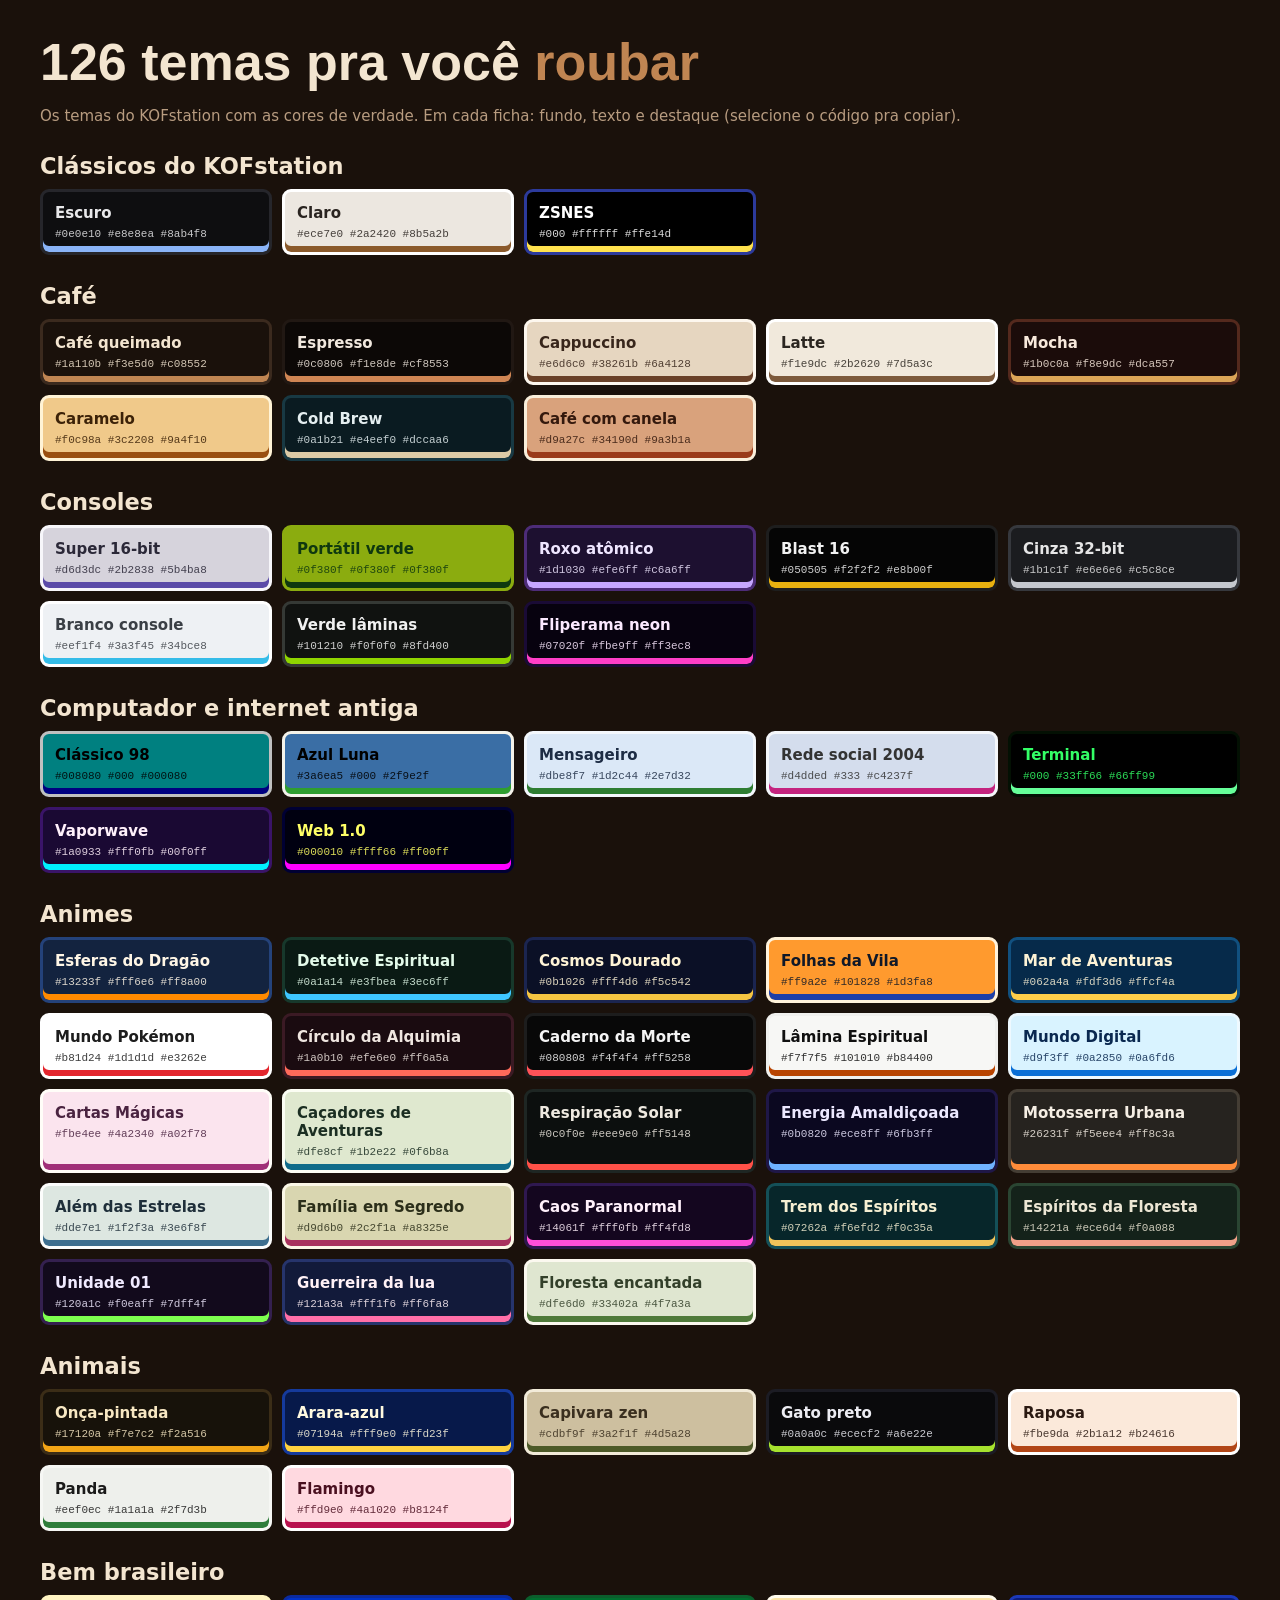
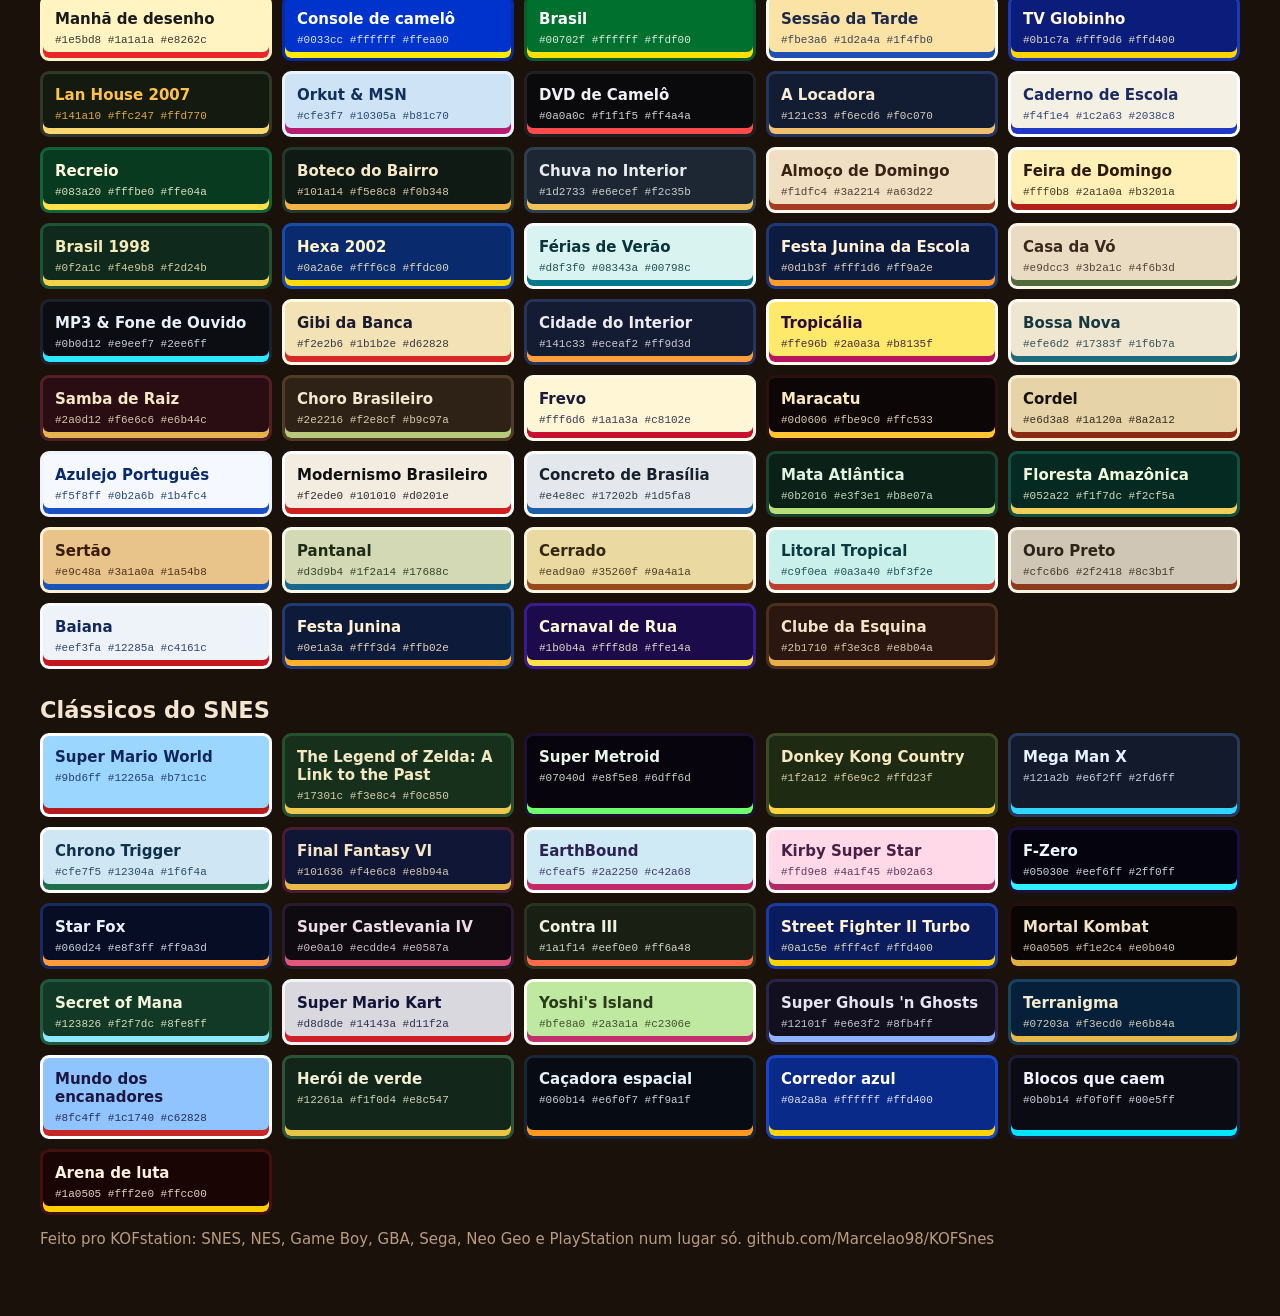
<file: docs/guia-de-temas-post.html>
<!doctype html><html lang="pt-BR"><head><meta charset="utf-8"><meta name="viewport" content="width=device-width,initial-scale=1"><title>Temas do KOFstation</title><style>body{margin:0;padding:24px 16px;background:#1a110b;color:#f3e5d0;font:15px system-ui,sans-serif;max-width:1200px;margin:auto}h1{font:900 clamp(28px,6vw,52px) Impact,sans-serif;margin:8px 0}h1 em{font-style:normal;color:#c08552}p{color:#b89c80}h2{margin:28px 0 10px}div{display:grid;grid-template-columns:repeat(auto-fill,minmax(210px,1fr));gap:10px}i{font-style:normal;font-weight:700;padding:12px;border-radius:9px;border:3px solid var(--b);box-shadow:inset 0 -6px 0 var(--d)}i b{display:block;margin-top:6px;font:11px monospace;opacity:.85;user-select:all}</style></head><body><h1>126 temas pra você <em>roubar</em></h1><p>Os temas do KOFstation com as cores de verdade. Em cada ficha: fundo, texto e destaque (selecione o código pra copiar).</p><h2>Clássicos do KOFstation</h2><div><i style="background:#0e0e10;color:#e8e8ea;--b:#26262b;--d:#8ab4f8">Escuro<b>#0e0e10 #e8e8ea #8ab4f8</b></i><i style="background:#ece7e0;color:#2a2420;--b:#ffffff;--d:#8b5a2b">Claro<b>#ece7e0 #2a2420 #8b5a2b</b></i><i style="background:#000;color:#ffffff;--b:#2c3a9c;--d:#ffe14d">ZSNES<b>#000 #ffffff #ffe14d</b></i></div><h2>Café</h2><div><i style="background:#1a110b;color:#f3e5d0;--b:#3b2a1e;--d:#c08552">Café queimado<b>#1a110b #f3e5d0 #c08552</b></i><i style="background:#0c0806;color:#f1e8de;--b:#211813;--d:#cf8553">Espresso<b>#0c0806 #f1e8de #cf8553</b></i><i style="background:#e6d6c0;color:#38261b;--b:#fdf7ee;--d:#6a4128">Cappuccino<b>#e6d6c0 #38261b #6a4128</b></i><i style="background:#f1e9dc;color:#2b2620;--b:#ffffff;--d:#7d5a3c">Latte<b>#f1e9dc #2b2620 #7d5a3c</b></i><i style="background:#1b0c0a;color:#f8e9dc;--b:#54291d;--d:#dca557">Mocha<b>#1b0c0a #f8e9dc #dca557</b></i><i style="background:#f0c98a;color:#3c2208;--b:#fff3d6;--d:#9a4f10">Caramelo<b>#f0c98a #3c2208 #9a4f10</b></i><i style="background:#0a1b21;color:#e4eef0;--b:#183943;--d:#dccaa6">Cold Brew<b>#0a1b21 #e4eef0 #dccaa6</b></i><i style="background:#d9a27c;color:#34190d;--b:#f9eeda;--d:#9a3b1a">Café com canela<b>#d9a27c #34190d #9a3b1a</b></i></div><h2>Consoles</h2><div><i style="background:#d6d3dc;color:#2b2838;--b:#f7f6fa;--d:#5b4ba8">Super 16-bit<b>#d6d3dc #2b2838 #5b4ba8</b></i><i style="background:#8bac0f;color:#0f380f;--b:#8bac0f;--d:#0f380f">Portátil verde<b>#0f380f #0f380f #0f380f</b></i><i style="background:#1d1030;color:#efe6ff;--b:#4d2c78;--d:#c6a6ff">Roxo atômico<b>#1d1030 #efe6ff #c6a6ff</b></i><i style="background:#050505;color:#f2f2f2;--b:#1e1e1e;--d:#e8b00f">Blast 16<b>#050505 #f2f2f2 #e8b00f</b></i><i style="background:#1b1c1f;color:#e6e6e6;--b:#36383d;--d:#c5c8ce">Cinza 32-bit<b>#1b1c1f #e6e6e6 #c5c8ce</b></i><i style="background:#eef1f4;color:#3a3f45;--b:#ffffff;--d:#34bce8">Branco console<b>#eef1f4 #3a3f45 #34bce8</b></i><i style="background:#101210;color:#f0f0f0;--b:#353935;--d:#8fd400">Verde lâminas<b>#101210 #f0f0f0 #8fd400</b></i><i style="background:#07020f;color:#fbe9ff;--b:#1a0b36;--d:#ff3ec8">Fliperama neon<b>#07020f #fbe9ff #ff3ec8</b></i></div><h2>Computador e internet antiga</h2><div><i style="background:#008080;color:#000;--b:#c0c0c0;--d:#000080">Clássico 98<b>#008080 #000 #000080</b></i><i style="background:#3a6ea5;color:#000;--b:#f5f3ea;--d:#2f9e2f">Azul Luna<b>#3a6ea5 #000 #2f9e2f</b></i><i style="background:#dbe8f7;color:#1d2c44;--b:#f4f8fd;--d:#2e7d32">Mensageiro<b>#dbe8f7 #1d2c44 #2e7d32</b></i><i style="background:#d4dded;color:#333;--b:#f5f7fb;--d:#c4237f">Rede social 2004<b>#d4dded #333 #c4237f</b></i><i style="background:#000;color:#33ff66;--b:#031003;--d:#66ff99">Terminal<b>#000 #33ff66 #66ff99</b></i><i style="background:#1a0933;color:#fff0fb;--b:#3a1468;--d:#00f0ff">Vaporwave<b>#1a0933 #fff0fb #00f0ff</b></i><i style="background:#000010;color:#ffff66;--b:#000033;--d:#ff00ff">Web 1.0<b>#000010 #ffff66 #ff00ff</b></i></div><h2>Animes</h2><div><i style="background:#13233f;color:#fff6e6;--b:#24427a;--d:#ff8a00">Esferas do Dragão<b>#13233f #fff6e6 #ff8a00</b></i><i style="background:#0a1a14;color:#e3fbea;--b:#17382b;--d:#3ec6ff">Detetive Espiritual<b>#0a1a14 #e3fbea #3ec6ff</b></i><i style="background:#0b1026;color:#fff4d6;--b:#1b2550;--d:#f5c542">Cosmos Dourado<b>#0b1026 #fff4d6 #f5c542</b></i><i style="background:#ff9a2e;color:#101828;--b:#fff3dc;--d:#1d3fa8">Folhas da Vila<b>#ff9a2e #101828 #1d3fa8</b></i><i style="background:#062a4a;color:#fdf3d6;--b:#11507f;--d:#ffcf4a">Mar de Aventuras<b>#062a4a #fdf3d6 #ffcf4a</b></i><i style="background:#ffffff;color:#1d1d1d;--b:#ffffff;--d:#e3262e">Mundo Pokémon<b>#b81d24 #1d1d1d #e3262e</b></i><i style="background:#1a0b10;color:#efe6e0;--b:#3b1a24;--d:#ff6a5a">Círculo da Alquimia<b>#1a0b10 #efe6e0 #ff6a5a</b></i><i style="background:#080808;color:#f4f4f4;--b:#1d1d1d;--d:#ff5258">Caderno da Morte<b>#080808 #f4f4f4 #ff5258</b></i><i style="background:#f7f7f5;color:#101010;--b:#f0f0ee;--d:#b84400">Lâmina Espiritual<b>#f7f7f5 #101010 #b84400</b></i><i style="background:#d9f3ff;color:#0a2850;--b:#eef9ff;--d:#0a6fd6">Mundo Digital<b>#d9f3ff #0a2850 #0a6fd6</b></i><i style="background:#fbe4ee;color:#4a2340;--b:#fffdf8;--d:#a02f78">Cartas Mágicas<b>#fbe4ee #4a2340 #a02f78</b></i><i style="background:#dfe8cf;color:#1b2e22;--b:#fbfdf3;--d:#0f6b8a">Caçadores de Aventuras<b>#dfe8cf #1b2e22 #0f6b8a</b></i><i style="background:#0c0f0e;color:#eee9e0;--b:#1e2623;--d:#ff5148">Respiração Solar<b>#0c0f0e #eee9e0 #ff5148</b></i><i style="background:#0b0820;color:#ece8ff;--b:#1f1747;--d:#6fb3ff">Energia Amaldiçoada<b>#0b0820 #ece8ff #6fb3ff</b></i><i style="background:#26231f;color:#f5eee4;--b:#443d34;--d:#ff8c3a">Motosserra Urbana<b>#26231f #f5eee4 #ff8c3a</b></i><i style="background:#dde7e1;color:#1f2f3a;--b:#fcfdfc;--d:#3e6f8f">Além das Estrelas<b>#dde7e1 #1f2f3a #3e6f8f</b></i><i style="background:#d9d6b0;color:#2c2f1a;--b:#fbf7e6;--d:#a8325e">Família em Segredo<b>#d9d6b0 #2c2f1a #a8325e</b></i><i style="background:#14061f;color:#fff0fb;--b:#2f1850;--d:#ff4fd8">Caos Paranormal<b>#14061f #fff0fb #ff4fd8</b></i><i style="background:#07262a;color:#f6efd2;--b:#145058;--d:#f0c35a">Trem dos Espíritos<b>#07262a #f6efd2 #f0c35a</b></i><i style="background:#14221a;color:#ece6d4;--b:#2a4532;--d:#f0a088">Espíritos da Floresta<b>#14221a #ece6d4 #f0a088</b></i><i style="background:#120a1c;color:#f0eaff;--b:#34204f;--d:#7dff4f">Unidade 01<b>#120a1c #f0eaff #7dff4f</b></i><i style="background:#121a3a;color:#fff1f6;--b:#26346c;--d:#ff6fa8">Guerreira da lua<b>#121a3a #fff1f6 #ff6fa8</b></i><i style="background:#dfe6d0;color:#33402a;--b:#fbf8ef;--d:#4f7a3a">Floresta encantada<b>#dfe6d0 #33402a #4f7a3a</b></i></div><h2>Animais</h2><div><i style="background:#17120a;color:#f7e7c2;--b:#3b2d17;--d:#f2a516">Onça-pintada<b>#17120a #f7e7c2 #f2a516</b></i><i style="background:#07194a;color:#fff9e0;--b:#153a9c;--d:#ffd23f">Arara-azul<b>#07194a #fff9e0 #ffd23f</b></i><i style="background:#cdbf9f;color:#3a2f1f;--b:#f2ebd9;--d:#4d5a28">Capivara zen<b>#cdbf9f #3a2f1f #4d5a28</b></i><i style="background:#0a0a0c;color:#ececf2;--b:#1c1c24;--d:#a6e22e">Gato preto<b>#0a0a0c #ececf2 #a6e22e</b></i><i style="background:#fbe9da;color:#2b1a12;--b:#ffffff;--d:#b24616">Raposa<b>#fbe9da #2b1a12 #b24616</b></i><i style="background:#eef0ec;color:#1a1a1a;--b:#f6f7f4;--d:#2f7d3b">Panda<b>#eef0ec #1a1a1a #2f7d3b</b></i><i style="background:#ffd9e0;color:#4a1020;--b:#ffffff;--d:#b8124f">Flamingo<b>#ffd9e0 #4a1020 #b8124f</b></i></div><h2>Bem brasileiro</h2><div><i style="background:#fff4c2;color:#1a1a1a;--b:#fff4c2;--d:#e8262c">Manhã de desenho<b>#1e5bd8 #1a1a1a #e8262c</b></i><i style="background:#0033cc;color:#ffffff;--b:#0a2aa0;--d:#ffea00">Console de camelô<b>#0033cc #ffffff #ffea00</b></i><i style="background:#00702f;color:#ffffff;--b:#0b5e2c;--d:#ffdf00">Brasil<b>#00702f #ffffff #ffdf00</b></i><i style="background:#fbe3a6;color:#1d2a4a;--b:#fffbee;--d:#1f4fb0">Sessão da Tarde<b>#fbe3a6 #1d2a4a #1f4fb0</b></i><i style="background:#0b1c7a;color:#fff9d6;--b:#1b38b8;--d:#ffd400">TV Globinho<b>#0b1c7a #fff9d6 #ffd400</b></i><i style="background:#141a10;color:#ffc247;--b:#2f3829;--d:#ffd770">Lan House 2007<b>#141a10 #ffc247 #ffd770</b></i><i style="background:#cfe3f7;color:#10305a;--b:#eaf3fc;--d:#b81c70">Orkut &amp; MSN<b>#cfe3f7 #10305a #b81c70</b></i><i style="background:#0a0a0c;color:#f1f1f5;--b:#1f1f24;--d:#ff4a4a">DVD de Camelô<b>#0a0a0c #f1f1f5 #ff4a4a</b></i><i style="background:#121c33;color:#f6ecd6;--b:#24365c;--d:#f0c070">A Locadora<b>#121c33 #f6ecd6 #f0c070</b></i><i style="background:#f4f1e4;color:#1c2a63;--b:#ffffff;--d:#2038c8">Caderno de Escola<b>#f4f1e4 #1c2a63 #2038c8</b></i><i style="background:#083a20;color:#fffbe0;--b:#12623a;--d:#ffe04a">Recreio<b>#083a20 #fffbe0 #ffe04a</b></i><i style="background:#101a14;color:#f5e8c8;--b:#243829;--d:#f0b348">Boteco do Bairro<b>#101a14 #f5e8c8 #f0b348</b></i><i style="background:#1d2733;color:#e6ecef;--b:#2f404d;--d:#f2c35b">Chuva no Interior<b>#1d2733 #e6ecef #f2c35b</b></i><i style="background:#f1dfc4;color:#3a2214;--b:#fff9ec;--d:#a63d22">Almoço de Domingo<b>#f1dfc4 #3a2214 #a63d22</b></i><i style="background:#fff0b8;color:#2a1a0a;--b:#ffffff;--d:#b3201a">Feira de Domingo<b>#fff0b8 #2a1a0a #b3201a</b></i><i style="background:#0f2a1c;color:#f4e9b8;--b:#1f5236;--d:#f2d24b">Brasil 1998<b>#0f2a1c #f4e9b8 #f2d24b</b></i><i style="background:#0a2a6e;color:#fff6c8;--b:#1b4aa8;--d:#ffdc00">Hexa 2002<b>#0a2a6e #fff6c8 #ffdc00</b></i><i style="background:#d8f3f0;color:#08343a;--b:#ffffff;--d:#00798c">Férias de Verão<b>#d8f3f0 #08343a #00798c</b></i><i style="background:#0d1b3f;color:#fff1d6;--b:#1f3875;--d:#ff9a2e">Festa Junina da Escola<b>#0d1b3f #fff1d6 #ff9a2e</b></i><i style="background:#e9dcc3;color:#3b2a1c;--b:#fdf6e8;--d:#4f6b3d">Casa da Vó<b>#e9dcc3 #3b2a1c #4f6b3d</b></i><i style="background:#0b0d12;color:#e9eef7;--b:#1d212c;--d:#2ee6ff">MP3 &amp; Fone de Ouvido<b>#0b0d12 #e9eef7 #2ee6ff</b></i><i style="background:#f2e2b6;color:#1b1b2e;--b:#fffae6;--d:#d62828">Gibi da Banca<b>#f2e2b6 #1b1b2e #d62828</b></i><i style="background:#141c33;color:#eceaf2;--b:#26335a;--d:#ff9d3d">Cidade do Interior<b>#141c33 #eceaf2 #ff9d3d</b></i><i style="background:#ffe96b;color:#2a0a3a;--b:#fffdf0;--d:#b8135f">Tropicália<b>#ffe96b #2a0a3a #b8135f</b></i><i style="background:#efe6d2;color:#17383f;--b:#fdfaf1;--d:#1f6b7a">Bossa Nova<b>#efe6d2 #17383f #1f6b7a</b></i><i style="background:#2a0d12;color:#f6e6c6;--b:#521e27;--d:#e6b44c">Samba de Raiz<b>#2a0d12 #f6e6c6 #e6b44c</b></i><i style="background:#2e2216;color:#f2e8cf;--b:#4f3c28;--d:#b9c97a">Choro Brasileiro<b>#2e2216 #f2e8cf #b9c97a</b></i><i style="background:#fff6d6;color:#1a1a3a;--b:#fff9e8;--d:#c8102e">Frevo<b>#fff6d6 #1a1a3a #c8102e</b></i><i style="background:#0d0606;color:#fbe9c0;--b:#2b1010;--d:#ffc533">Maracatu<b>#0d0606 #fbe9c0 #ffc533</b></i><i style="background:#e6d3a8;color:#1a120a;--b:#f8eed2;--d:#8a2a12">Cordel<b>#e6d3a8 #1a120a #8a2a12</b></i><i style="background:#f5f8ff;color:#0b2a6b;--b:#eef3ff;--d:#1b4fc4">Azulejo Português<b>#f5f8ff #0b2a6b #1b4fc4</b></i><i style="background:#f2ede0;color:#101010;--b:#ffffff;--d:#d0201e">Modernismo Brasileiro<b>#f2ede0 #101010 #d0201e</b></i><i style="background:#e4e8ec;color:#17202b;--b:#ffffff;--d:#1d5fa8">Concreto de Brasília<b>#e4e8ec #17202b #1d5fa8</b></i><i style="background:#0b2016;color:#e3f3e1;--b:#1a4231;--d:#b8e07a">Mata Atlântica<b>#0b2016 #e3f3e1 #b8e07a</b></i><i style="background:#052a22;color:#f1f7dc;--b:#0f5242;--d:#f2cf5a">Floresta Amazônica<b>#052a22 #f1f7dc #f2cf5a</b></i><i style="background:#e9c48a;color:#3a1a0a;--b:#fcefd2;--d:#1a54b8">Sertão<b>#e9c48a #3a1a0a #1a54b8</b></i><i style="background:#d3d9b4;color:#1f2a14;--b:#f8f9ea;--d:#17688c">Pantanal<b>#d3d9b4 #1f2a14 #17688c</b></i><i style="background:#ead9a0;color:#35260f;--b:#fcf5de;--d:#9a4a1a">Cerrado<b>#ead9a0 #35260f #9a4a1a</b></i><i style="background:#c9f0ea;color:#0a3a40;--b:#fffdf6;--d:#bf3f2e">Litoral Tropical<b>#c9f0ea #0a3a40 #bf3f2e</b></i><i style="background:#cfc6b6;color:#2f2418;--b:#f6f0e3;--d:#8c3b1f">Ouro Preto<b>#cfc6b6 #2f2418 #8c3b1f</b></i><i style="background:#eef3fa;color:#12285a;--b:#f8fafd;--d:#c4161c">Baiana<b>#eef3fa #12285a #c4161c</b></i><i style="background:#0e1a3a;color:#fff3d4;--b:#213a75;--d:#ffb02e">Festa Junina<b>#0e1a3a #fff3d4 #ffb02e</b></i><i style="background:#1b0b4a;color:#fff8d8;--b:#381c8e;--d:#ffe14a">Carnaval de Rua<b>#1b0b4a #fff8d8 #ffe14a</b></i><i style="background:#2b1710;color:#f3e3c8;--b:#4d2f20;--d:#e8b04a">Clube da Esquina<b>#2b1710 #f3e3c8 #e8b04a</b></i></div><h2>Clássicos do SNES</h2><div><i style="background:#9bd6ff;color:#12265a;--b:#ffffff;--d:#b71c1c">Super Mario World<b>#9bd6ff #12265a #b71c1c</b></i><i style="background:#17301c;color:#f3e8c4;--b:#27502f;--d:#f0c850">The Legend of Zelda: A Link to the Past<b>#17301c #f3e8c4 #f0c850</b></i><i style="background:#07040d;color:#e8f5e8;--b:#1c1033;--d:#6dff6d">Super Metroid<b>#07040d #e8f5e8 #6dff6d</b></i><i style="background:#1f2a12;color:#f6e9c2;--b:#3b4a25;--d:#ffd23f">Donkey Kong Country<b>#1f2a12 #f6e9c2 #ffd23f</b></i><i style="background:#121a2b;color:#e6f2ff;--b:#283a5c;--d:#2fd6ff">Mega Man X<b>#121a2b #e6f2ff #2fd6ff</b></i><i style="background:#cfe7f5;color:#12304a;--b:#ffffff;--d:#1f6f4a">Chrono Trigger<b>#cfe7f5 #12304a #1f6f4a</b></i><i style="background:#101636;color:#f4e6c8;--b:#4a1c30;--d:#e8b94a">Final Fantasy VI<b>#101636 #f4e6c8 #e8b94a</b></i><i style="background:#cfeaf5;color:#2a2250;--b:#ffffff;--d:#c42a68">EarthBound<b>#cfeaf5 #2a2250 #c42a68</b></i><i style="background:#ffd9e8;color:#4a1f45;--b:#fff5fa;--d:#b02a63">Kirby Super Star<b>#ffd9e8 #4a1f45 #b02a63</b></i><i style="background:#05030e;color:#eef6ff;--b:#1a1040;--d:#2ff0ff">F-Zero<b>#05030e #eef6ff #2ff0ff</b></i><i style="background:#060d24;color:#e8f3ff;--b:#172b5e;--d:#ff9a3d">Star Fox<b>#060d24 #e8f3ff #ff9a3d</b></i><i style="background:#0e0a10;color:#ecdde4;--b:#2a1a30;--d:#e0587a">Super Castlevania IV<b>#0e0a10 #ecdde4 #e0587a</b></i><i style="background:#1a1f14;color:#eef0e0;--b:#2a3321;--d:#ff6a48">Contra III<b>#1a1f14 #eef0e0 #ff6a48</b></i><i style="background:#0a1c5e;color:#fff4cf;--b:#1c3a9f;--d:#ffd400">Street Fighter II Turbo<b>#0a1c5e #fff4cf #ffd400</b></i><i style="background:#0a0505;color:#f1e2c4;--b:#240f0f;--d:#e0b040">Mortal Kombat<b>#0a0505 #f1e2c4 #e0b040</b></i><i style="background:#123826;color:#f2f7dc;--b:#1f5a40;--d:#8fe8ff">Secret of Mana<b>#123826 #f2f7dc #8fe8ff</b></i><i style="background:#d8d8de;color:#14143a;--b:#f3f3f7;--d:#d11f2a">Super Mario Kart<b>#d8d8de #14143a #d11f2a</b></i><i style="background:#bfe8a0;color:#2a3a1a;--b:#fffff0;--d:#c2306e">Yoshi&#x27;s Island<b>#bfe8a0 #2a3a1a #c2306e</b></i><i style="background:#12101f;color:#e6e3f2;--b:#2a2548;--d:#8fb4ff">Super Ghouls &#x27;n Ghosts<b>#12101f #e6e3f2 #8fb4ff</b></i><i style="background:#07203a;color:#f3ecd0;--b:#164463;--d:#e6b84a">Terranigma<b>#07203a #f3ecd0 #e6b84a</b></i><i style="background:#8fc4ff;color:#1c1740;--b:#ffffff;--d:#c62828">Mundo dos encanadores<b>#8fc4ff #1c1740 #c62828</b></i><i style="background:#12261a;color:#f1f0d4;--b:#2c5238;--d:#e8c547">Herói de verde<b>#12261a #f1f0d4 #e8c547</b></i><i style="background:#060b14;color:#e6f0f7;--b:#182638;--d:#ff9a1f">Caçadora espacial<b>#060b14 #e6f0f7 #ff9a1f</b></i><i style="background:#0a2a8a;color:#ffffff;--b:#1846c4;--d:#ffd400">Corredor azul<b>#0a2a8a #ffffff #ffd400</b></i><i style="background:#0b0b14;color:#f0f0ff;--b:#1d1d3a;--d:#00e5ff">Blocos que caem<b>#0b0b14 #f0f0ff #00e5ff</b></i><i style="background:#1a0505;color:#fff2e0;--b:#431010;--d:#ffcc00">Arena de luta<b>#1a0505 #fff2e0 #ffcc00</b></i></div><p>Feito pro KOFstation: SNES, NES, Game Boy, GBA, Sega, Neo Geo e PlayStation num lugar só. github.com/Marcelao98/KOFSnes</p></body></html>
</file>
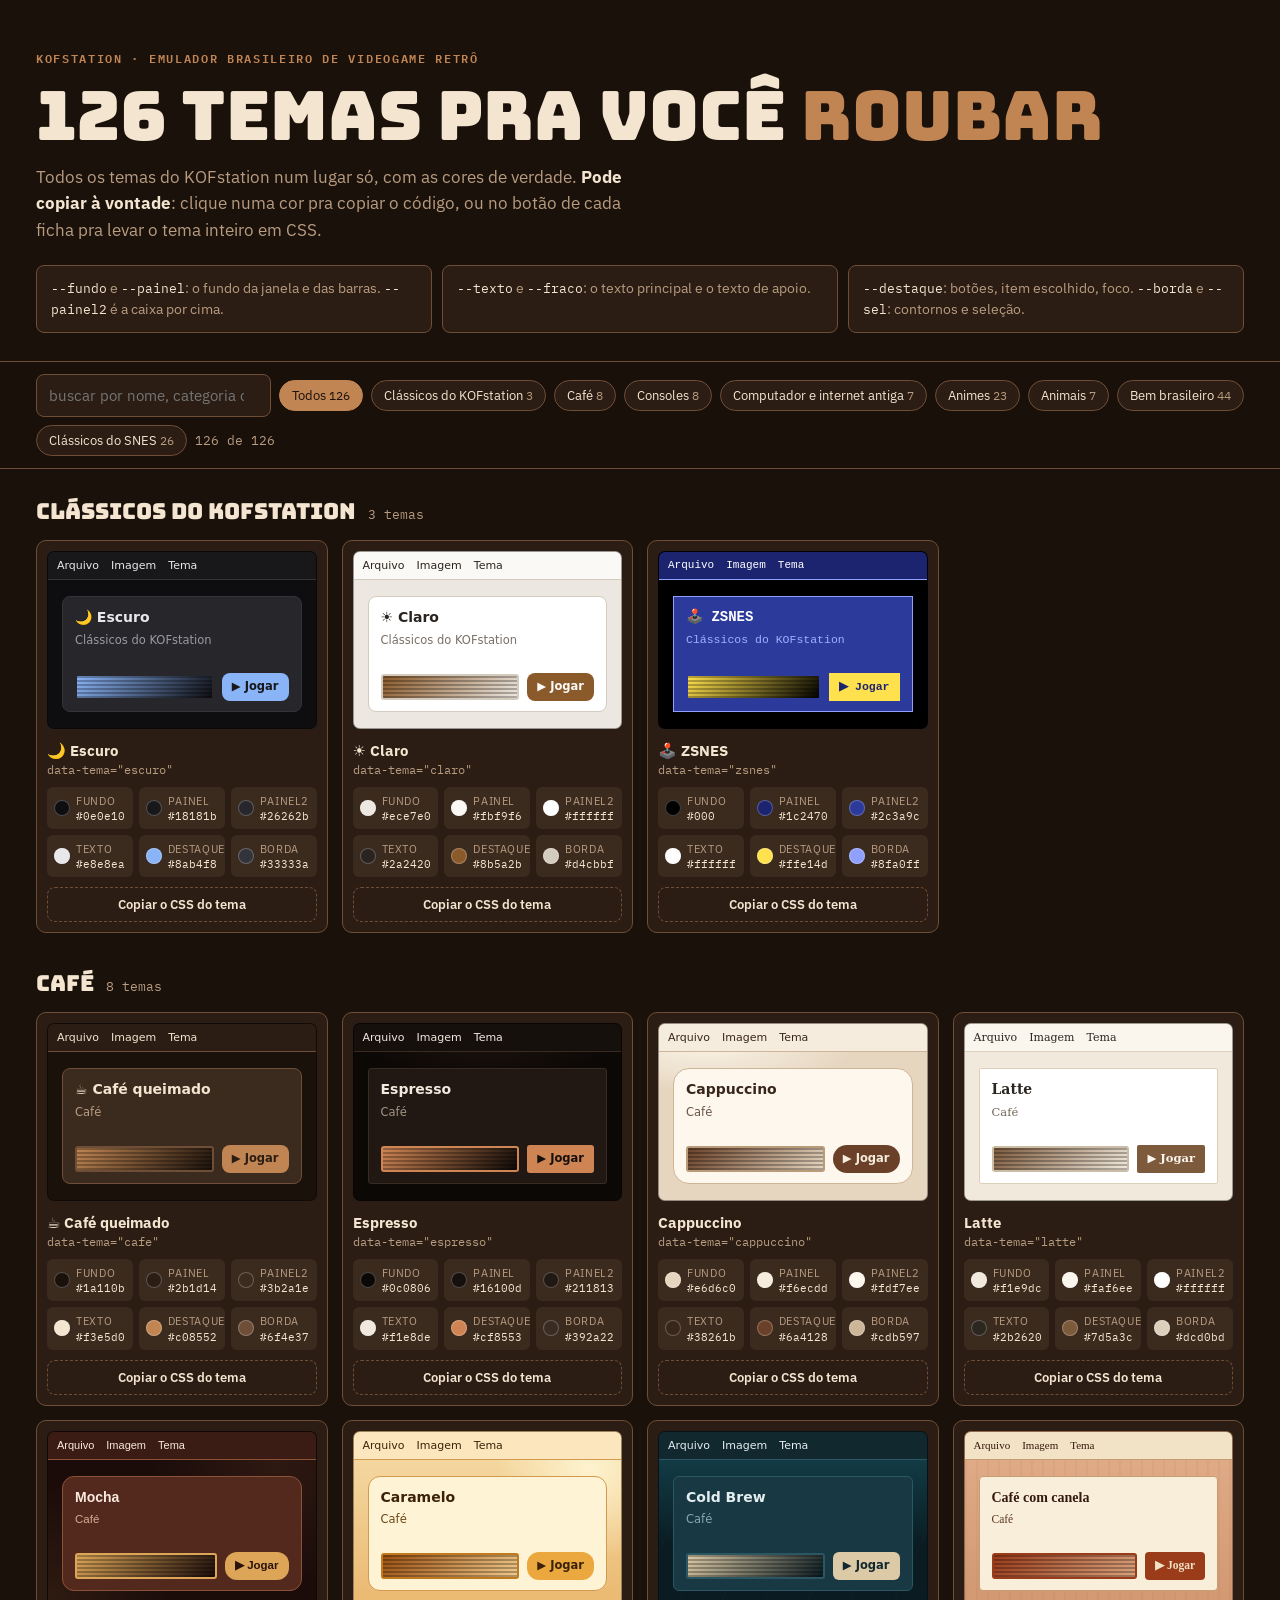
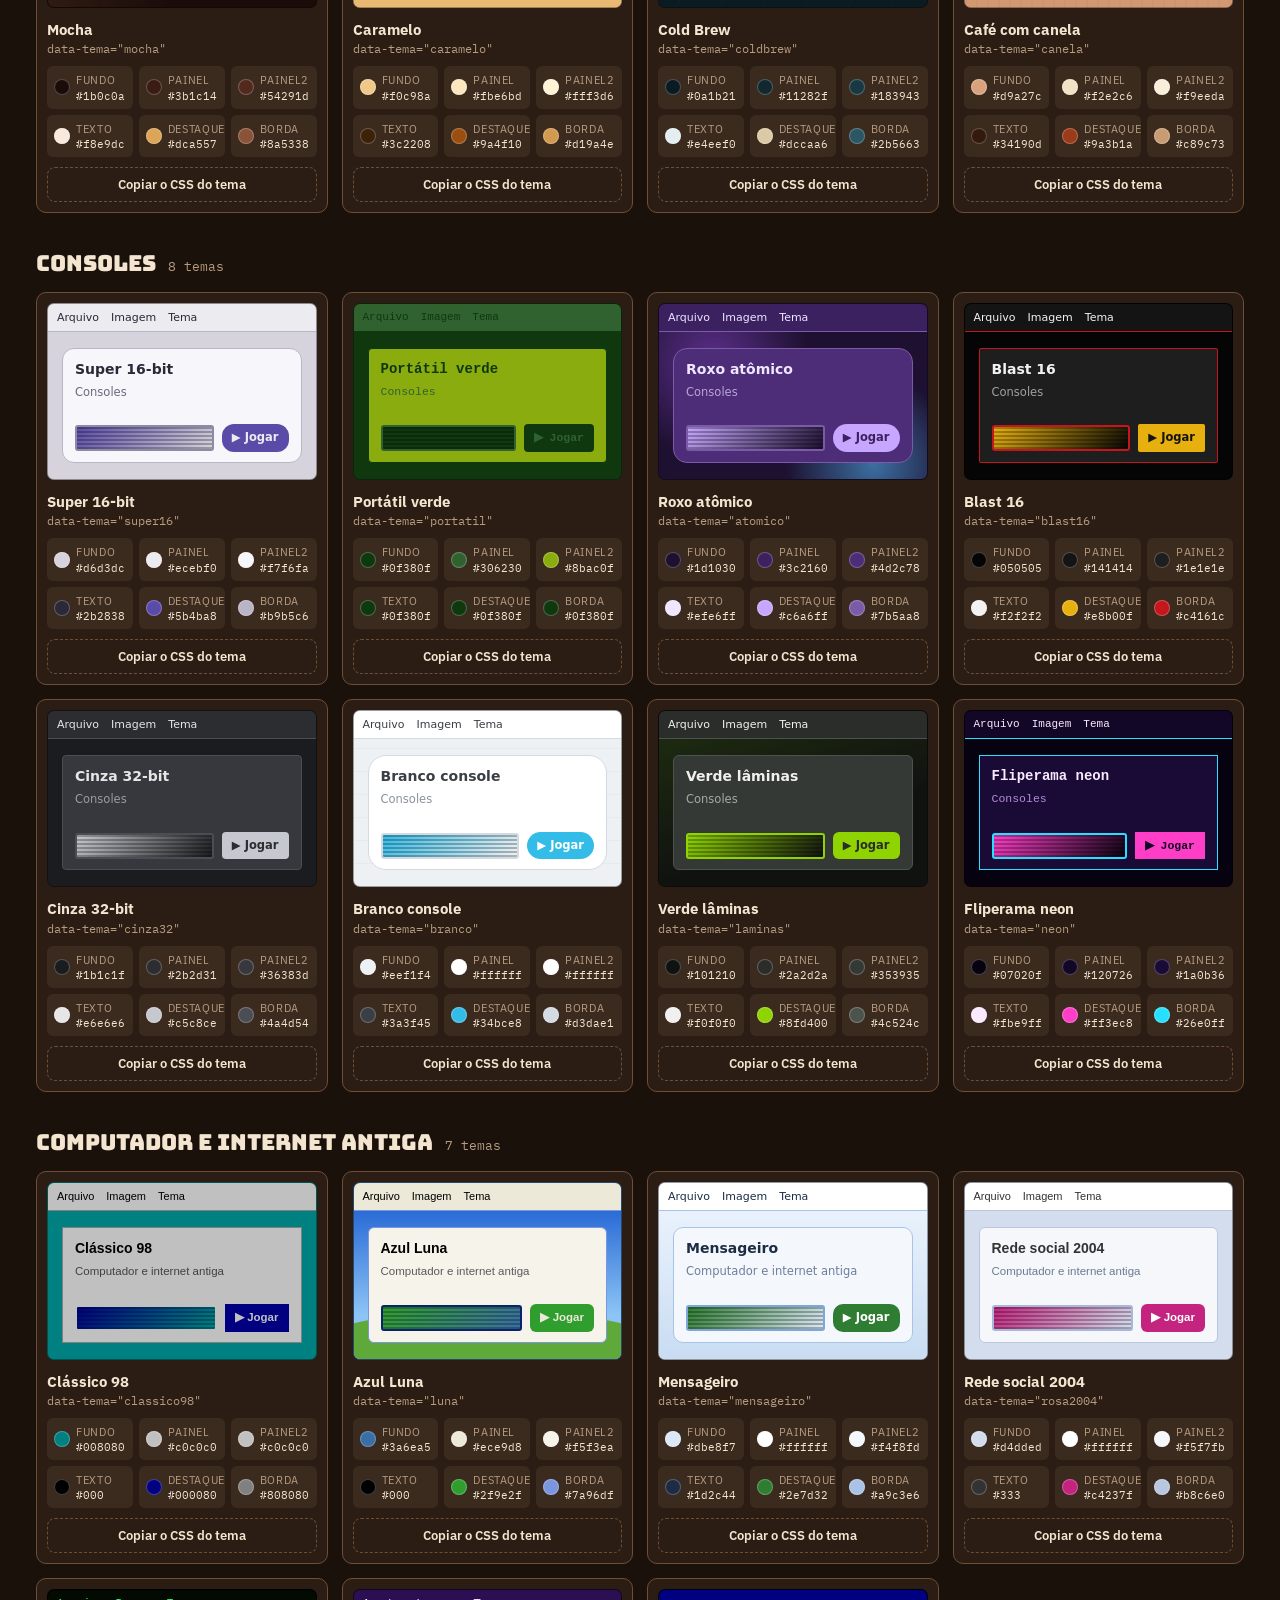
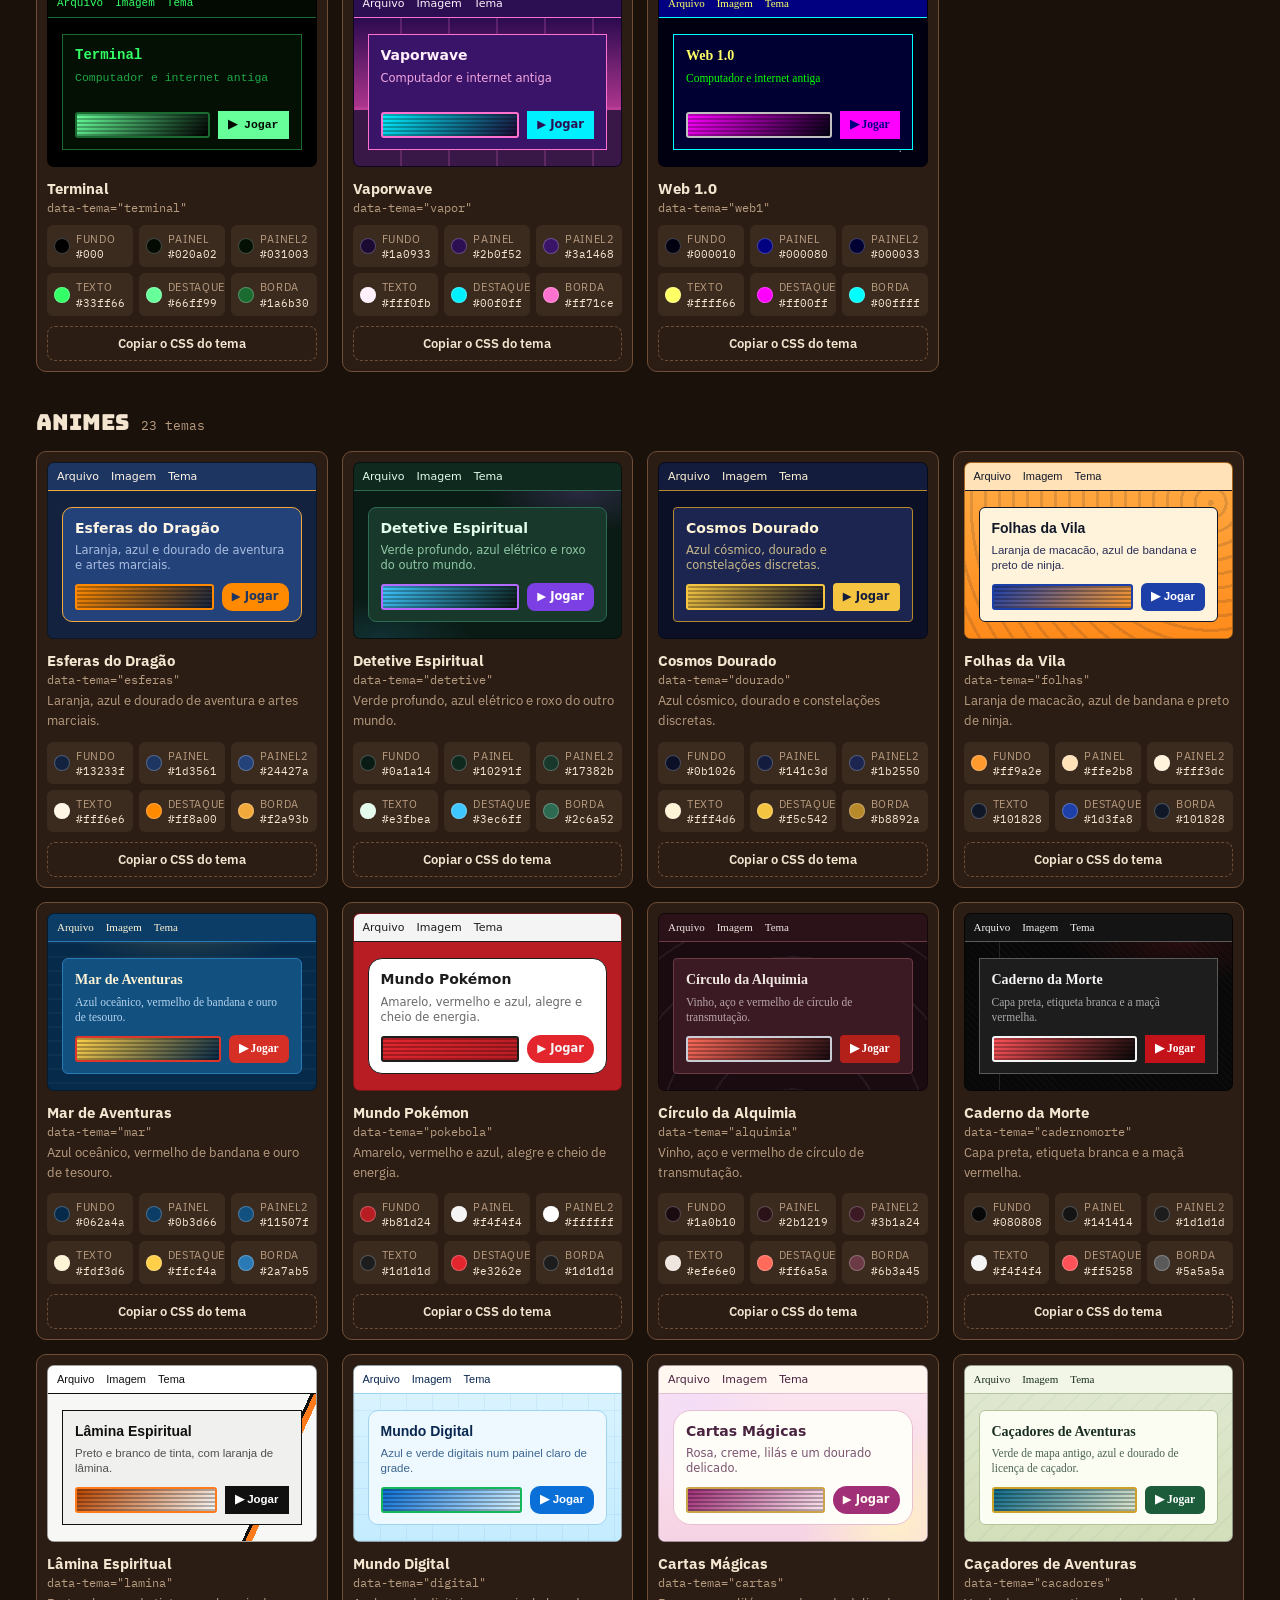
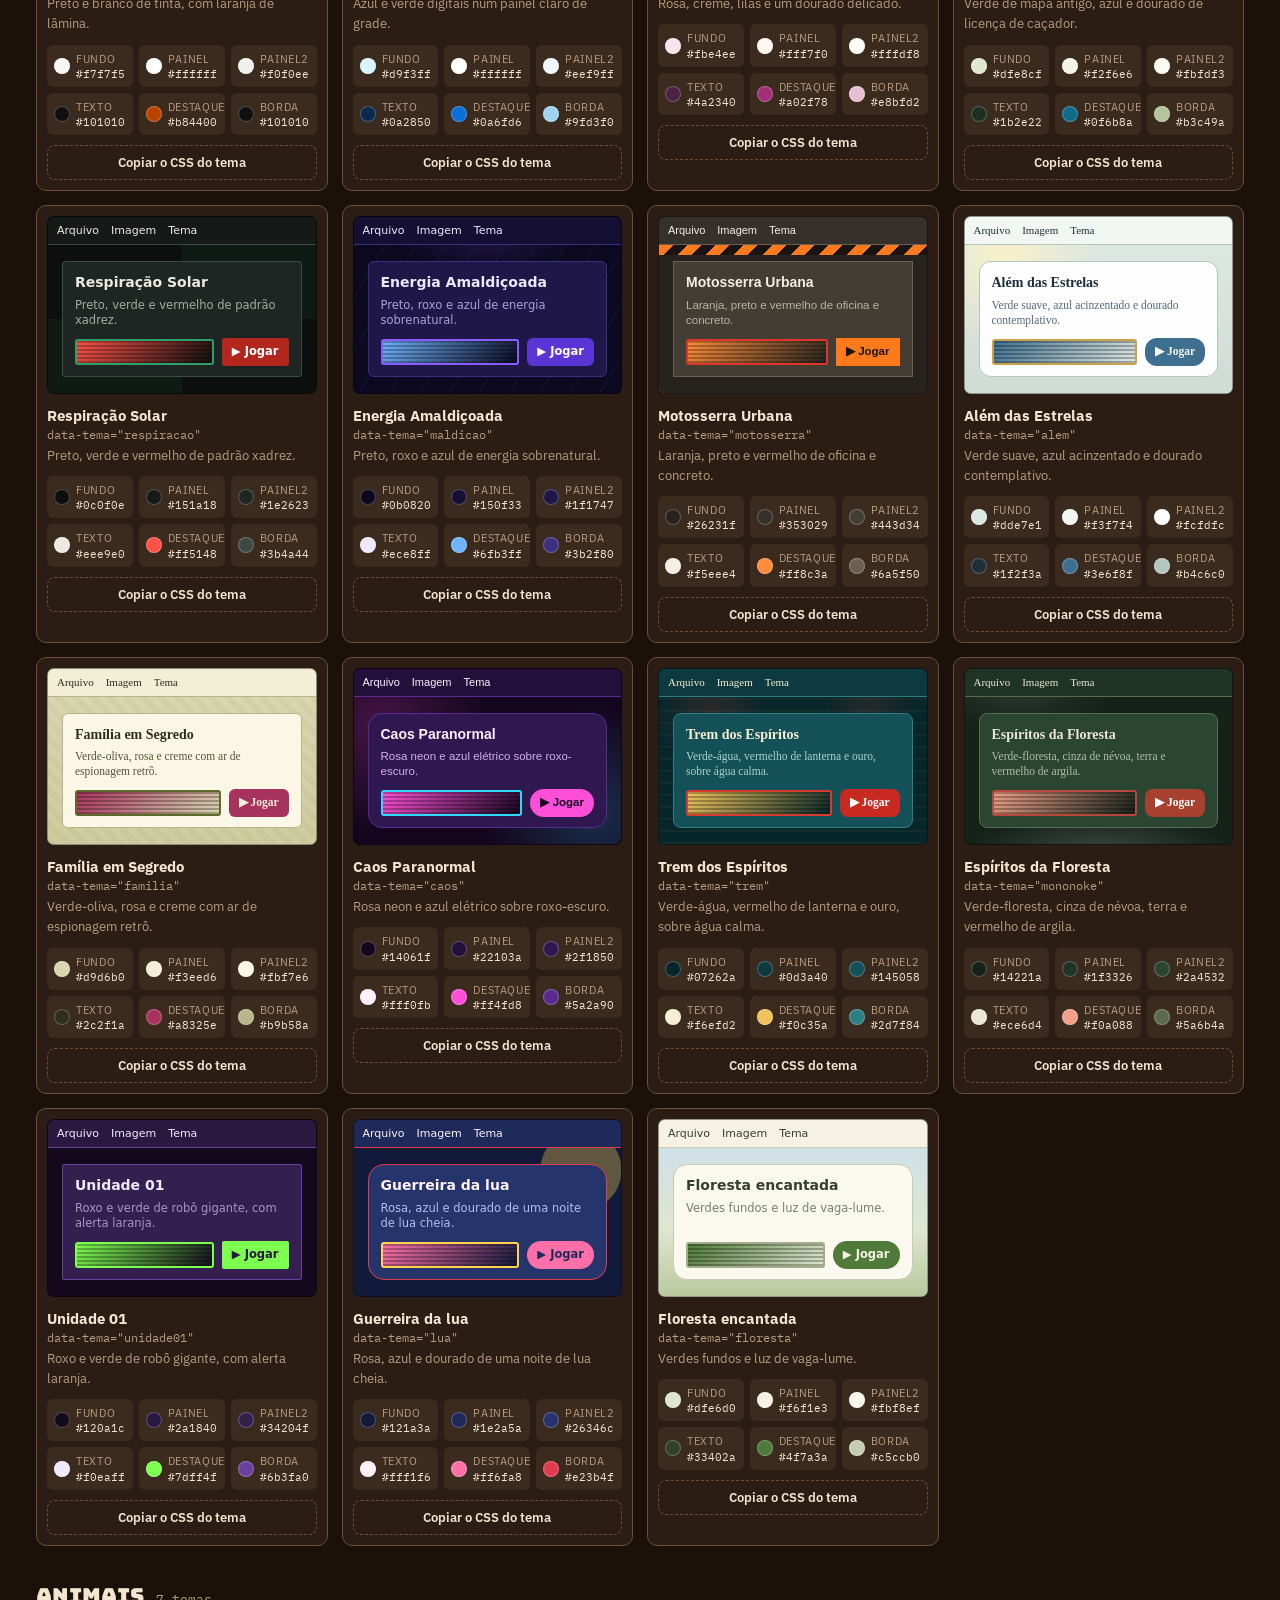
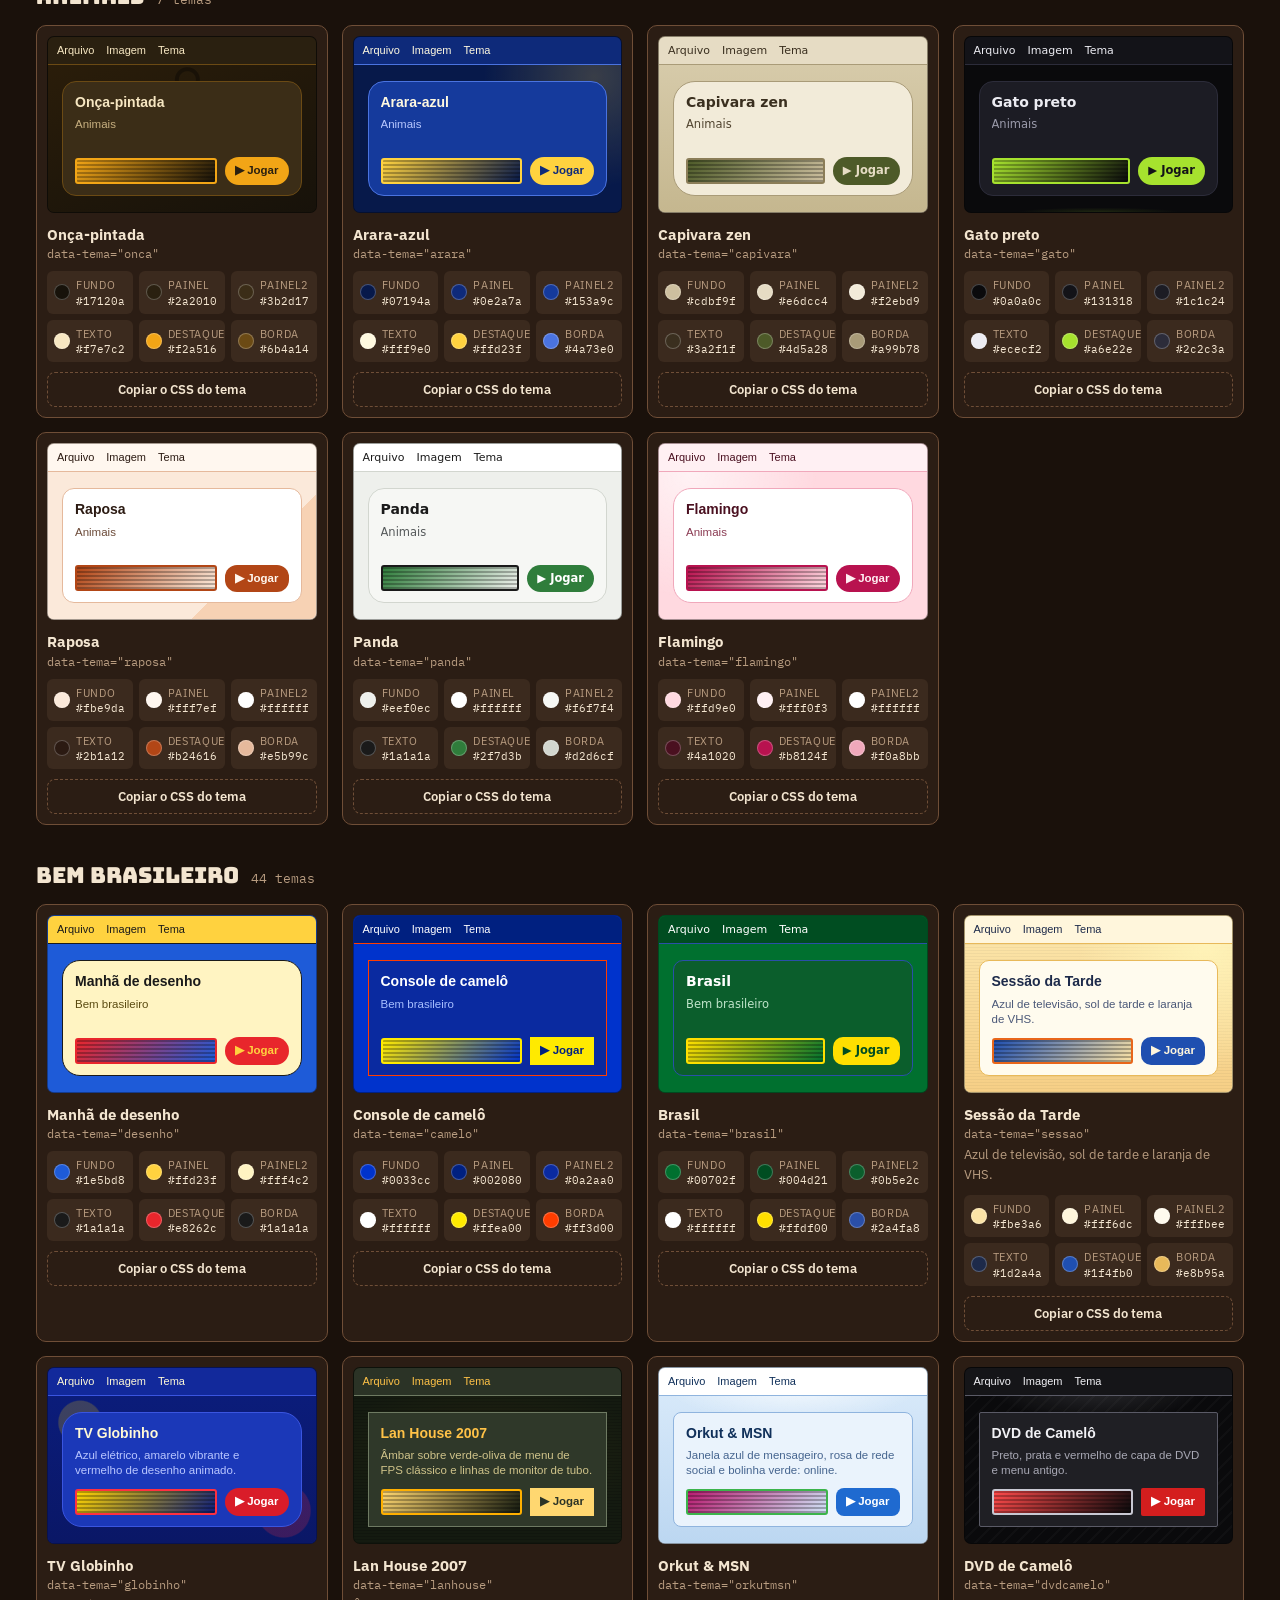
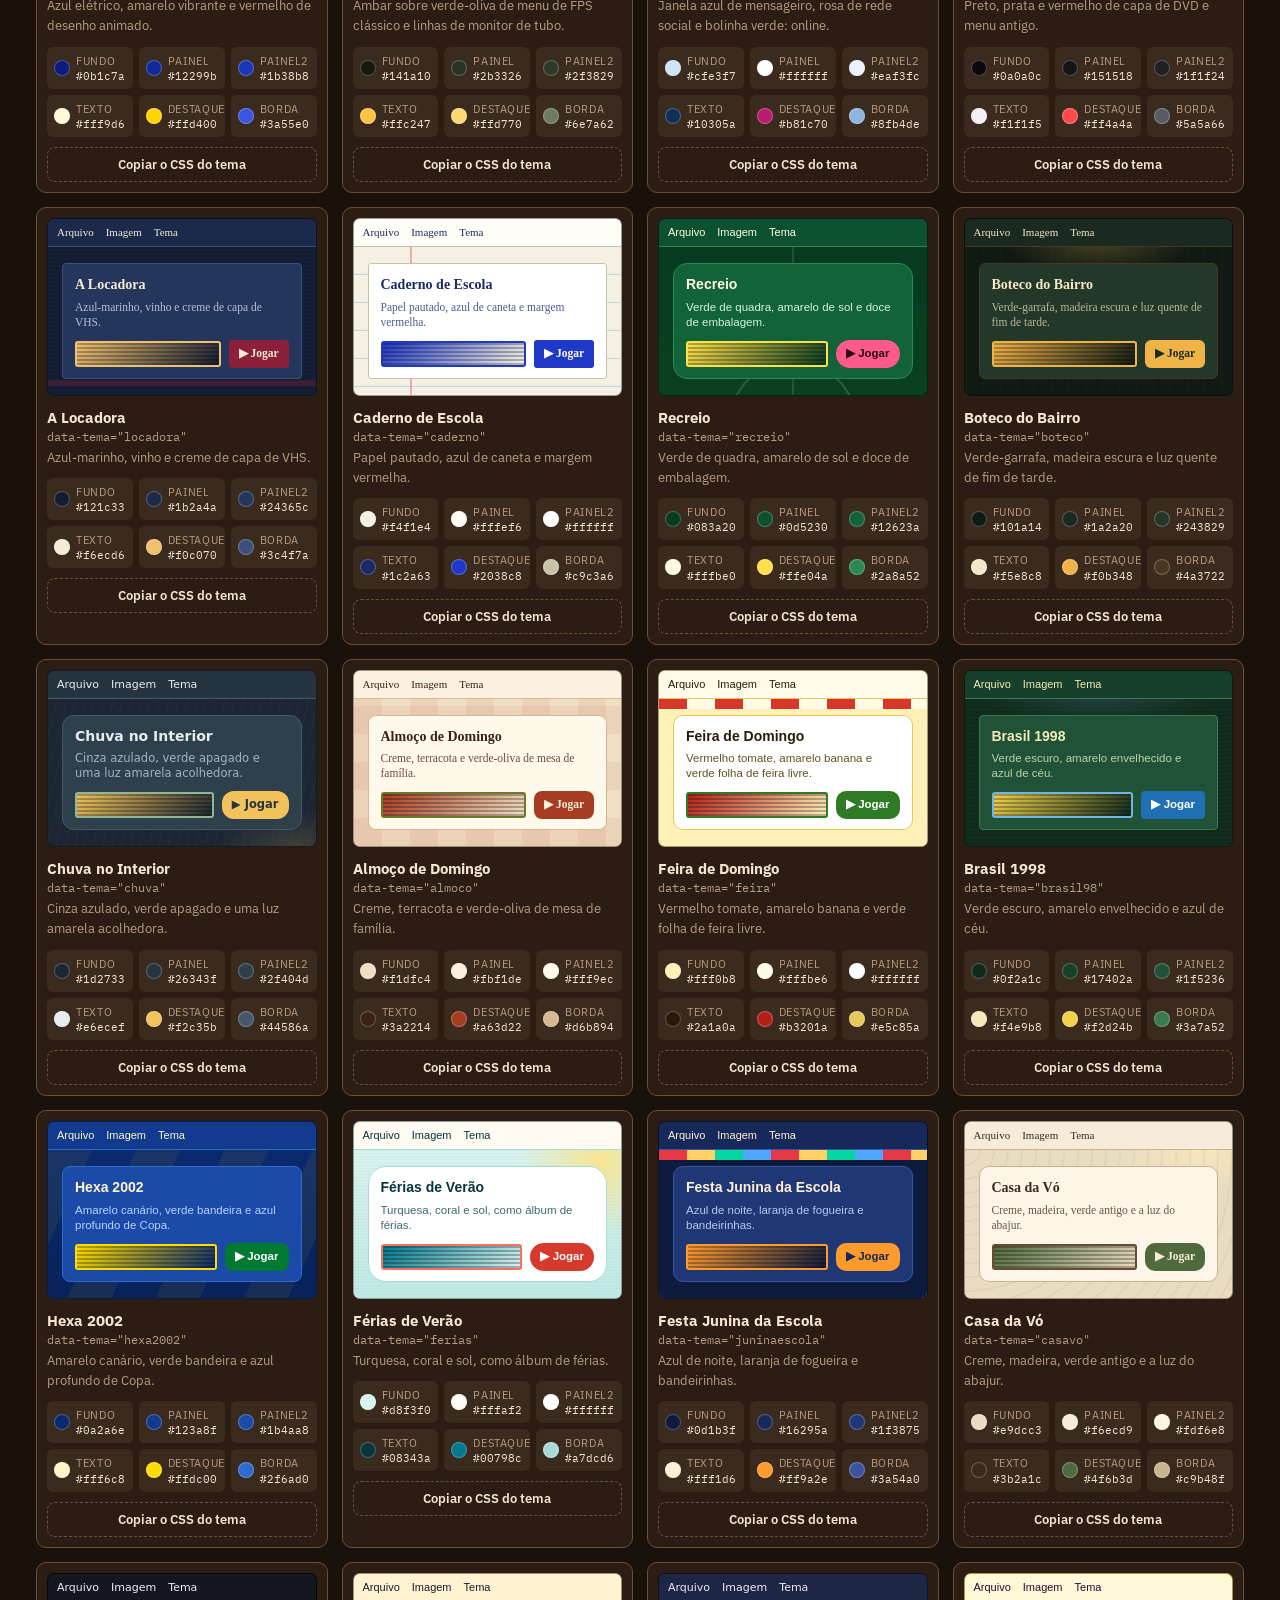
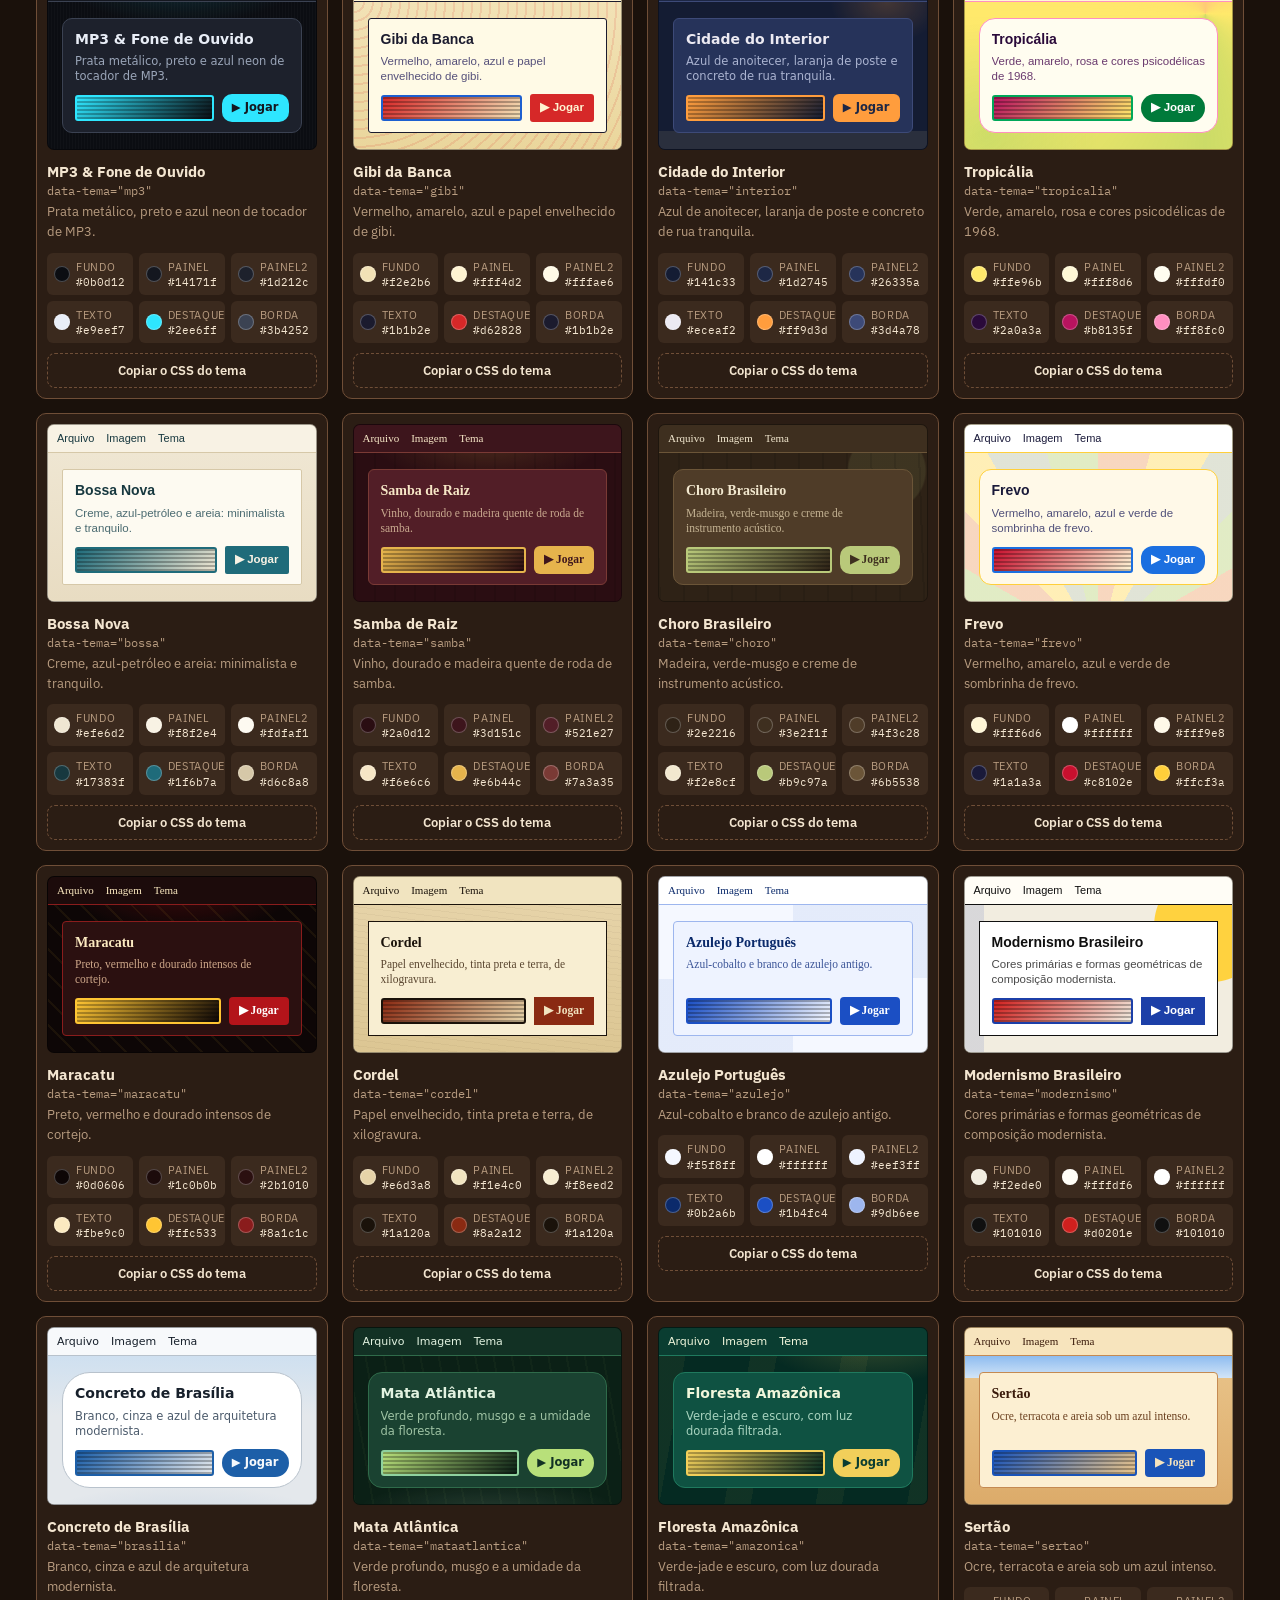
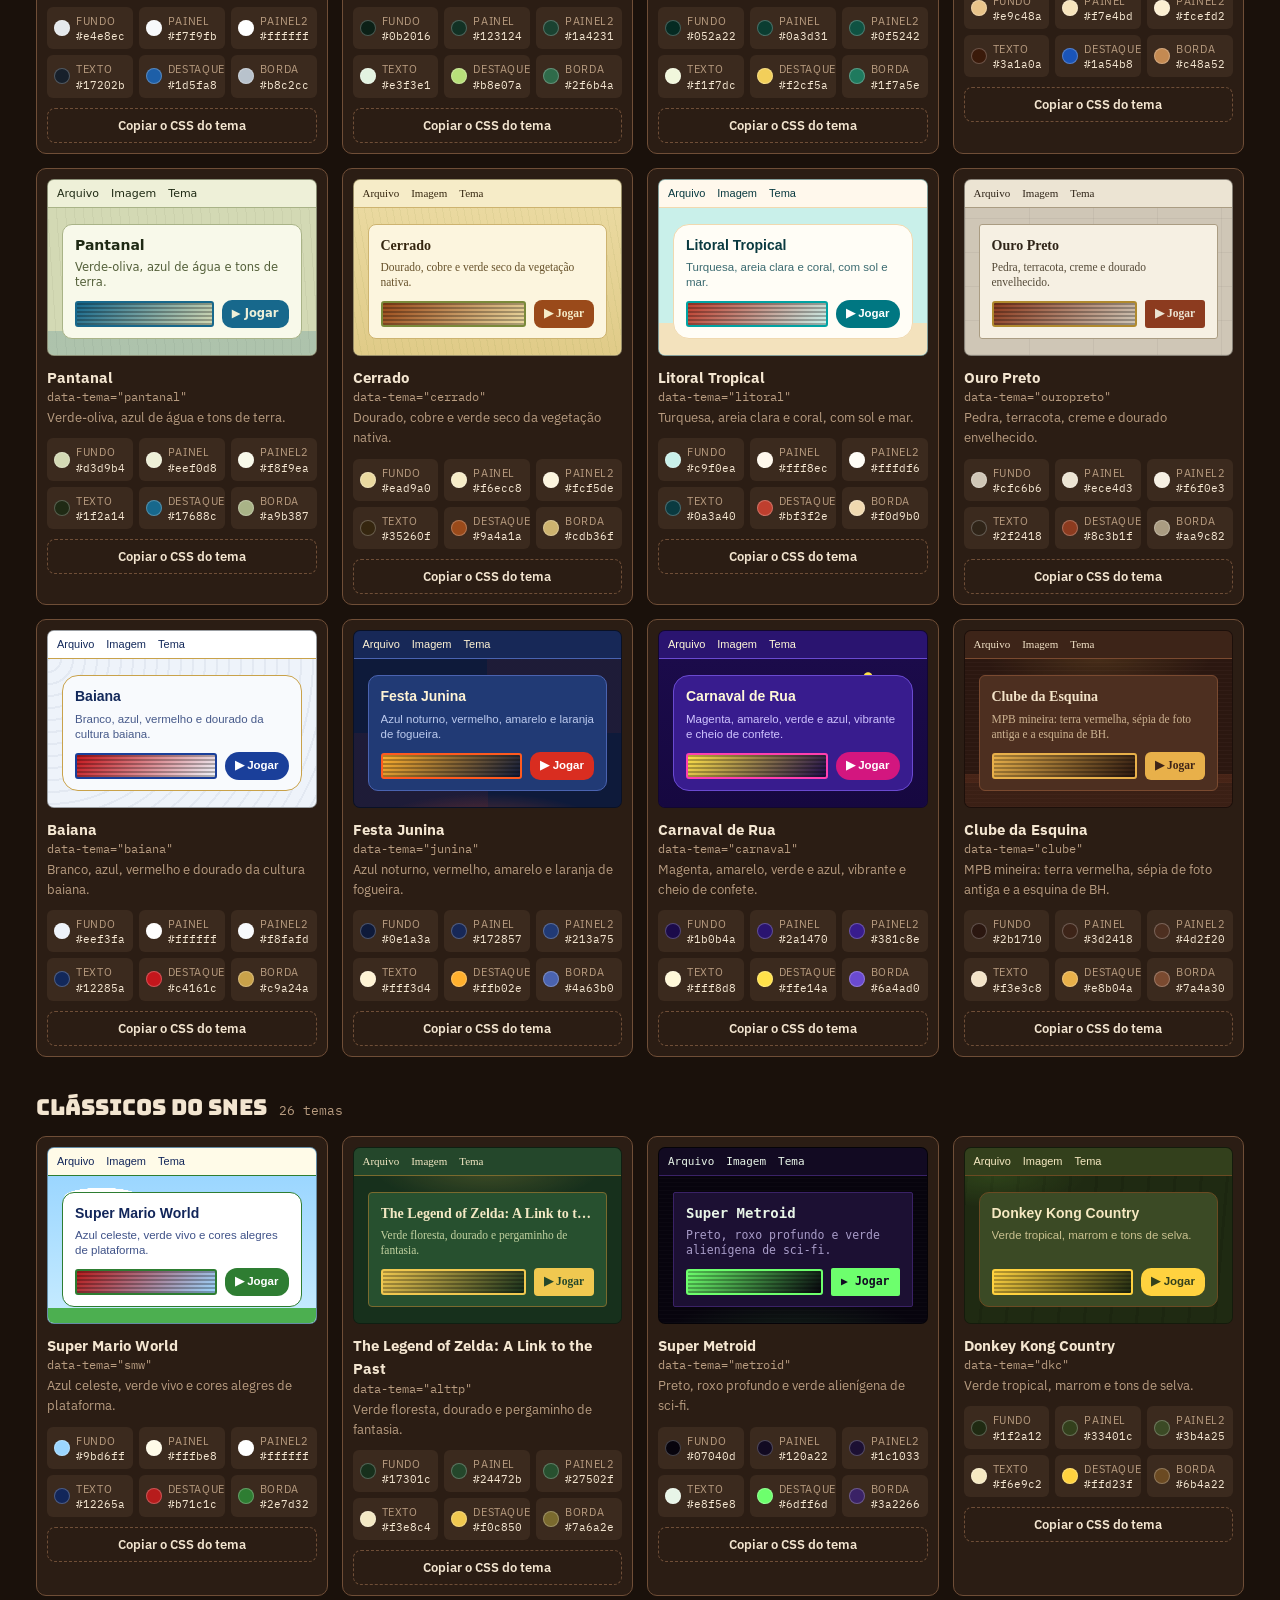
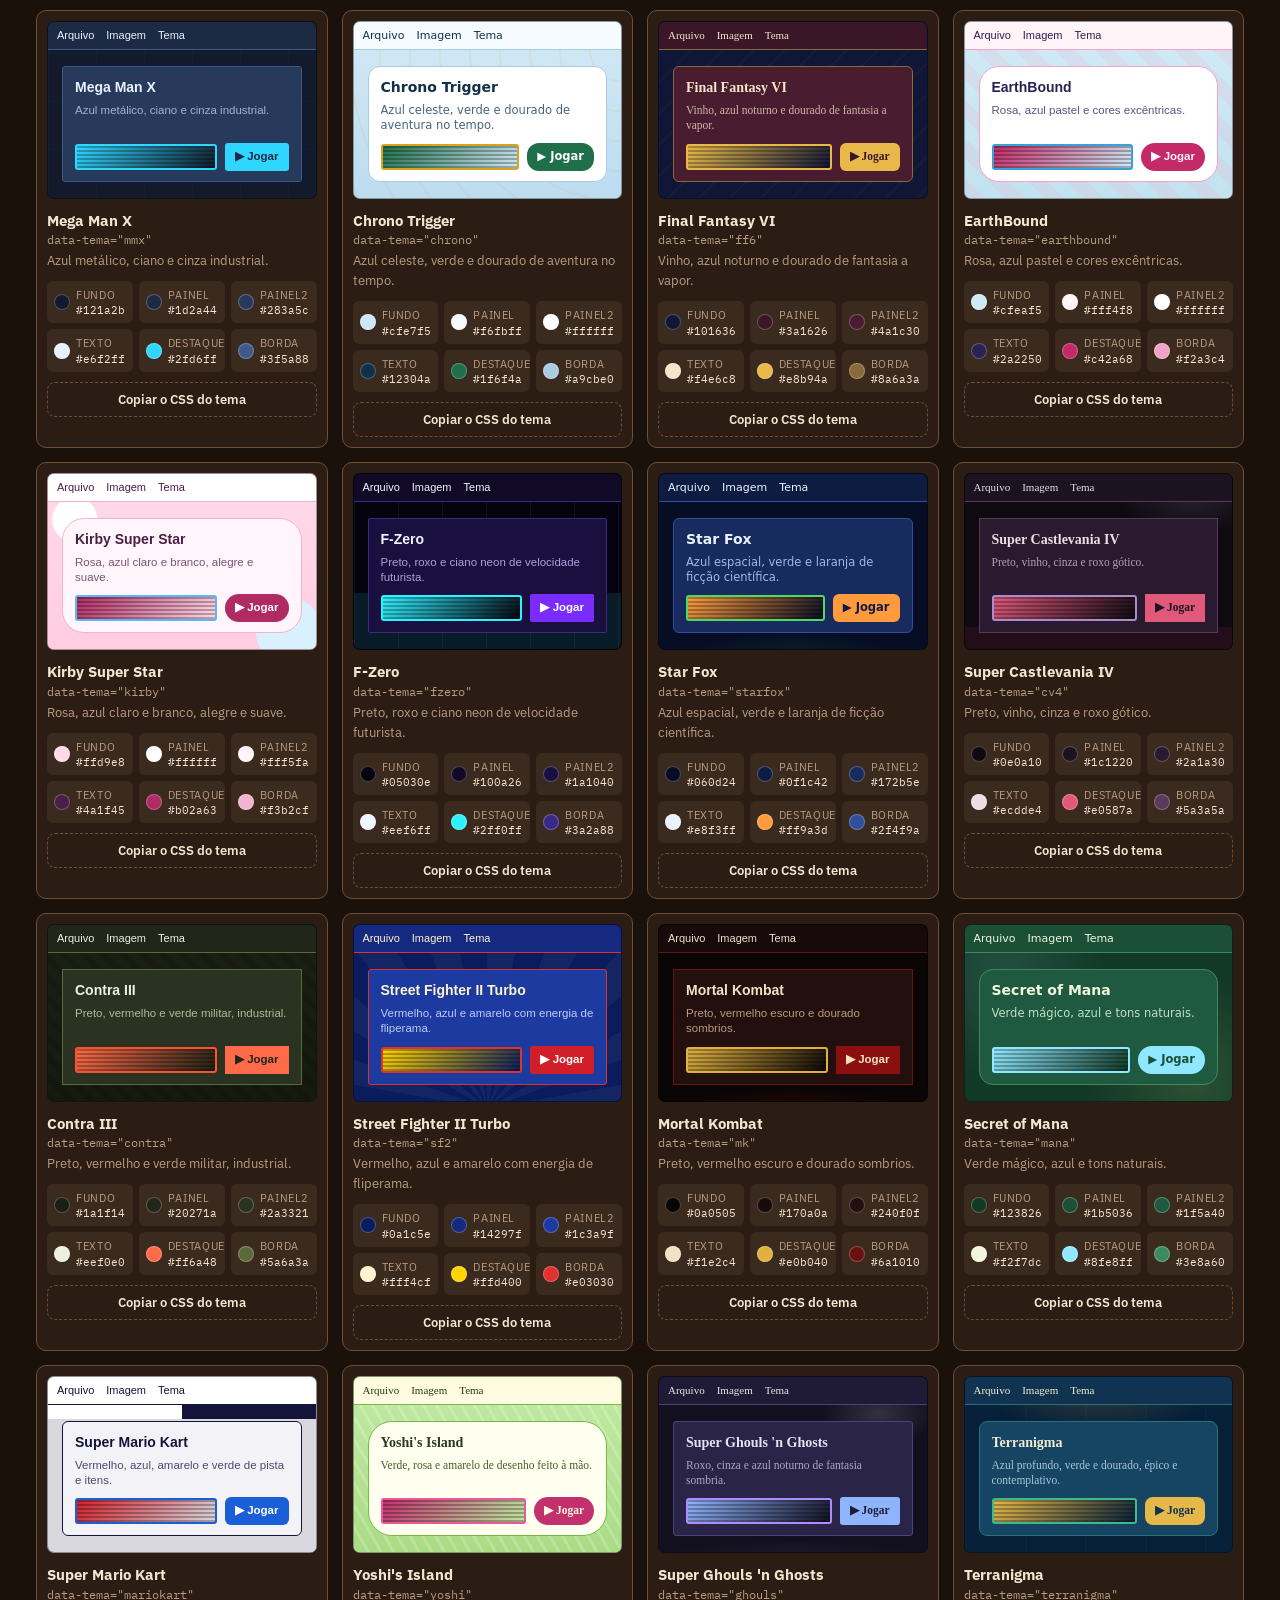
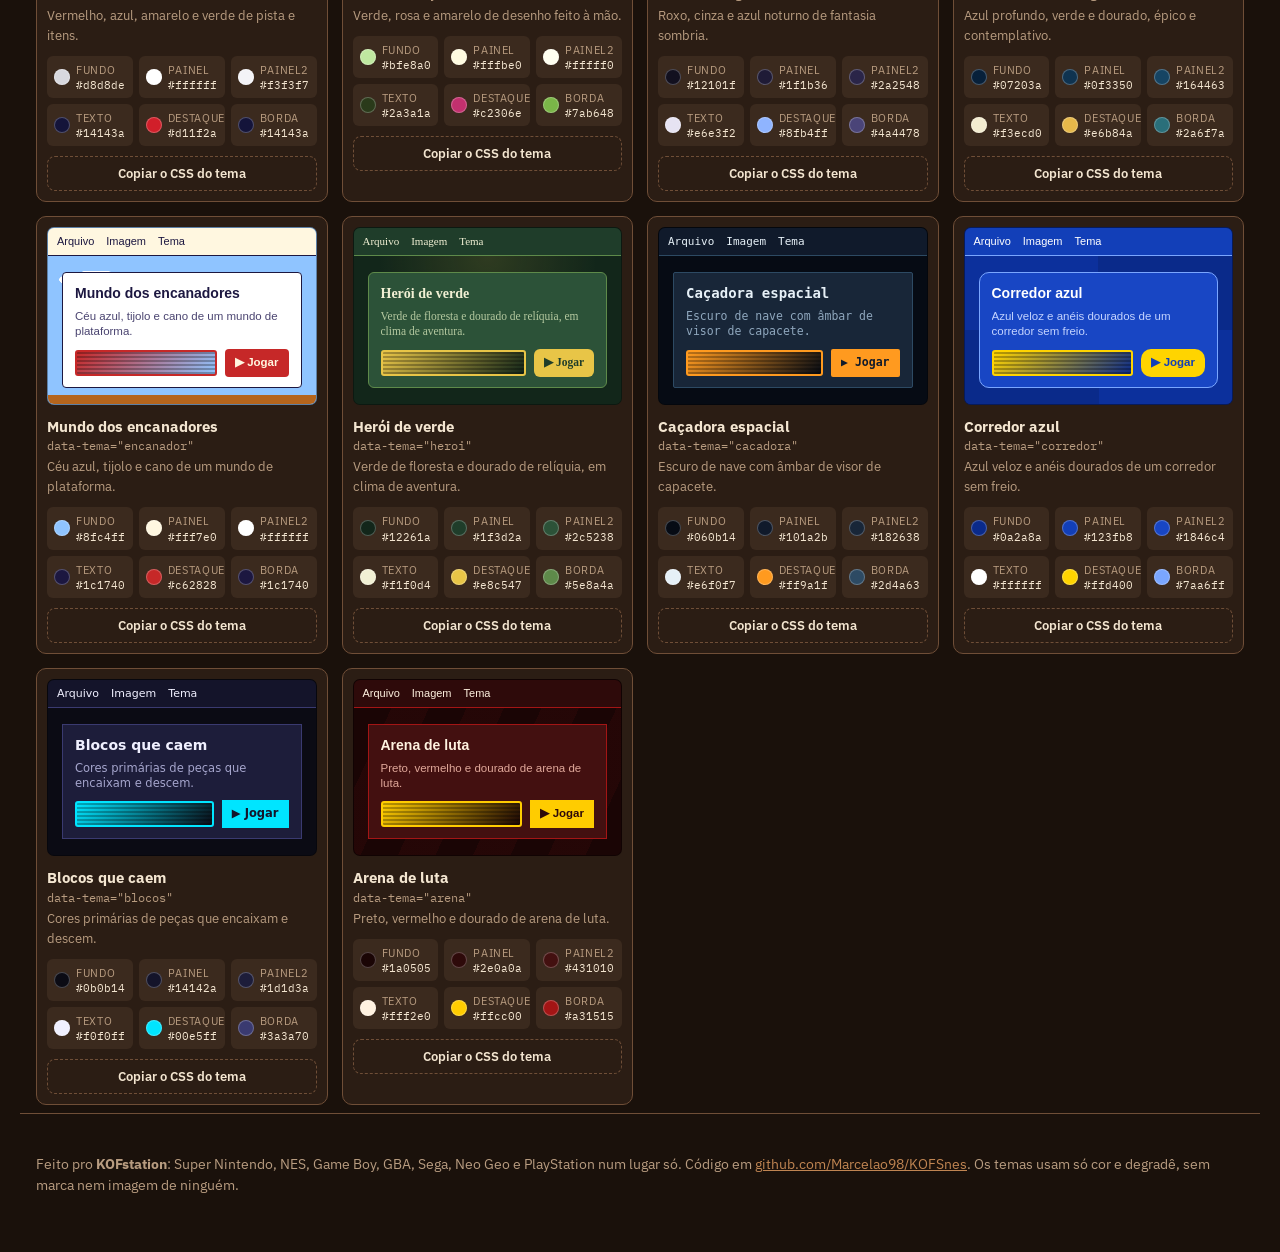
<file: docs/guia-de-temas.html>
<!doctype html>
<html lang="pt-BR"><head><meta charset="utf-8"><meta name="viewport" content="width=device-width, initial-scale=1, viewport-fit=cover">
<title>Temas do KOFstation</title>
<meta name="claude:viewport-fit-sides" content="cover">
<link rel="preconnect" href="https://fonts.googleapis.com">
<link rel="stylesheet" href="https://fonts.googleapis.com/css2?family=Bungee&family=IBM+Plex+Sans:wght@400;600&family=IBM+Plex+Mono:wght@400;600&display=swap">
<style>
body { margin: 0; }
/* Layout: um balcão de café com fichas de amostra; cabeçalho curto, filtros grudados no topo, grade de fichas por categoria */
:root {
  --bg: #1a110b; --superficie: #2b1d14; --superficie2: #3b2a1e; --tinta: #f3e5d0; --apagado: #b89c80; --caramelo: #c08552; --linha: #6f4e37;
  --f-titulo: "Bungee", "Arial Black", Impact, sans-serif; --f-texto: "IBM Plex Sans", "Segoe UI", system-ui, sans-serif;
  --f-codigo: "IBM Plex Mono", ui-monospace, Consolas, monospace;
  color-scheme: dark;
}
* { box-sizing: border-box; }
body { background: var(--bg); color: var(--tinta); font: 15px/1.55 var(--f-texto); }
body::before { content: ""; position: fixed; inset: 0 0 auto; height: env(safe-area-inset-top, 0px); z-index: 10; background: var(--bg); }
.miolo { max-width: 1240px; margin: 0 auto; padding-left: max(16px, env(safe-area-inset-left, 0px)); padding-right: max(16px, env(safe-area-inset-right, 0px)); }
header.topo { padding-block: 48px 28px; display: grid; gap: 14px; }
.selo { font: 600 12px var(--f-codigo); letter-spacing: .14em; text-transform: uppercase; color: var(--caramelo); }
h1 { font: 400 clamp(34px, 7vw, 68px)/1 var(--f-titulo); margin: 0; text-wrap: balance; }
h1 em { font-style: normal; color: var(--caramelo); }
.lead { max-width: 62ch; color: var(--apagado); font-size: 17px; margin: 0; }
.lead b { color: var(--tinta); }
.como { display: grid; grid-template-columns: repeat(auto-fit, minmax(220px, 1fr)); gap: 10px; margin-top: 8px; }
.como div { background: var(--superficie); border: 1px solid var(--linha); border-radius: 8px; padding: 12px 14px; font-size: 13.5px; color: var(--apagado); min-width: 0; }
.como code { font: 12.5px var(--f-codigo); color: var(--tinta); }
.filtros { position: sticky; top: env(safe-area-inset-top, 0px); z-index: 5; background: color-mix(in srgb, var(--bg) 92%, transparent); backdrop-filter: blur(6px);
  border-block: 1px solid var(--linha); padding-block: 12px; }
.filtros .miolo { display: flex; flex-wrap: wrap; gap: 8px; align-items: center; }
#busca { flex: 1 1 220px; min-width: 0; padding: 9px 12px; border-radius: 8px; border: 1px solid var(--linha); background: var(--superficie); color: var(--tinta); font: inherit; }
.chip { border: 1px solid var(--linha); background: var(--superficie); color: var(--tinta); border-radius: 99px; padding: 6px 12px; font: 13px var(--f-texto); cursor: pointer; }
.chip span { color: var(--apagado); font-family: var(--f-codigo); font-size: 12px; }
.chip.ativo { background: var(--caramelo); border-color: var(--caramelo); color: var(--bg); }
.chip.ativo span { color: var(--bg); }
#contagem { font: 13px var(--f-codigo); color: var(--apagado); }
.grupo { padding-block: 28px 8px; }
.grupo h2 { font: 400 22px var(--f-titulo); margin: 0 0 14px; display: flex; gap: 12px; align-items: baseline; flex-wrap: wrap; }
.grupo h2 span { font: 13px var(--f-codigo); color: var(--apagado); }
.grade { display: grid; grid-template-columns: repeat(auto-fill, minmax(260px, 1fr)); gap: 14px; }
.tema { background: var(--superficie); border: 1px solid var(--linha); border-radius: 10px; padding: 10px; display: grid; gap: 10px; align-content: start; min-width: 0; }
.mini { border-radius: 7px; overflow: hidden; border: 1px solid rgba(0,0,0,.35); background: var(--t-fundo); font-family: var(--t-fonte, var(--f-texto)); }
.mini-menu { display: flex; gap: 12px; padding: 5px 9px; background: var(--t-painel); color: var(--t-texto); font-size: 11px; border-bottom: 1px solid var(--t-borda); }
.mini-palco { padding: 16px 14px; background: var(--t-fundo-img, none), var(--t-fundo); background-size: cover; }
.mini-janela { background: var(--t-painel2); color: var(--t-texto); border: 1px solid var(--t-borda); border-radius: var(--t-raio, 8px); padding: 10px 12px; display: grid; gap: 4px; }
.mini-janela b { font-size: 14px; white-space: nowrap; overflow: hidden; text-overflow: ellipsis; }
.mini-janela small { color: var(--t-fraco); font-size: 11.5px; line-height: 1.3; display: -webkit-box; -webkit-line-clamp: 2; -webkit-box-orient: vertical; overflow: hidden; min-height: 2.6em; }
.mini-linha { display: flex; gap: 8px; align-items: center; margin-top: 6px; }
.mini-tela { flex: 1; height: 26px; border-radius: 3px; border: 2px solid var(--t-tela-borda, var(--t-borda)); background: repeating-linear-gradient(0deg, #0004 0 2px, transparent 2px 4px), linear-gradient(135deg, var(--t-destaque), var(--t-fundo)); }
.mini-botao { background: var(--t-botao-fundo, var(--t-destaque)); color: var(--t-botao-texto, var(--t-painel)); border-radius: var(--t-raio, 8px); padding: 5px 10px; font-size: 11.5px; font-weight: 700; white-space: nowrap; }
.tema-info h3 { margin: 0; font-size: 15px; }
.tema-info .id { margin: 0; font: 12px var(--f-codigo); color: var(--apagado); }
.tema-info .desc { margin: 4px 0 0; font-size: 13px; color: var(--apagado); }
.cores { display: grid; grid-template-columns: repeat(3, minmax(0, 1fr)); gap: 6px; }
.cor { display: grid; grid-template-columns: 16px minmax(0, 1fr); grid-template-rows: auto auto; column-gap: 6px; align-items: center; text-align: left;
  background: var(--superficie2); border: 1px solid transparent; border-radius: 6px; padding: 5px 6px; color: var(--tinta); cursor: pointer; font: inherit; min-width: 0; }
.cor:hover { border-color: var(--caramelo); }
.cor .bola { grid-row: 1 / 3; width: 16px; height: 16px; border-radius: 50%; background: var(--c); box-shadow: inset 0 0 0 1px rgba(255,255,255,.25); }
.cor .rot { font-size: 10.5px; color: var(--apagado); text-transform: uppercase; letter-spacing: .06em; }
.cor code { font: 11px var(--f-codigo); overflow: hidden; text-overflow: ellipsis; white-space: nowrap; }
.copiar-css { border: 1px dashed var(--linha); background: none; color: var(--tinta); border-radius: 8px; padding: 8px; font: 600 13px var(--f-texto); cursor: pointer; }
.copiar-css:hover { border-color: var(--caramelo); color: var(--caramelo); }
button:focus-visible, input:focus-visible { outline: 2px solid var(--caramelo); outline-offset: 2px; }
#aviso { position: fixed; left: 50%; bottom: calc(18px + env(safe-area-inset-bottom, 0px)); transform: translateX(-50%); background: var(--caramelo); color: var(--bg);
  padding: 8px 16px; border-radius: 99px; font: 600 13px var(--f-texto); opacity: 0; transition: opacity .2s; pointer-events: none; }
#aviso.mostra { opacity: 1; }
#copia-manual { position: fixed; left: -9999px; }
footer { padding-block: 40px 56px; color: var(--apagado); font-size: 13.5px; border-top: 1px solid var(--linha); margin-top: 32px; }
footer a { color: var(--caramelo); }
@media (prefers-reduced-motion: reduce) { #aviso { transition: none; } }
</style>

<header class="miolo topo">
  <span class="selo">KOFstation · emulador brasileiro de videogame retrô</span>
  <h1>126 temas pra você <em>roubar</em></h1>
  <p class="lead">Todos os temas do KOFstation num lugar só, com as cores de verdade. <b>Pode copiar à vontade</b>: clique numa cor pra copiar o código, ou no botão de cada ficha pra levar o tema inteiro em CSS.</p>
  <div class="como">
    <div><code>--fundo</code> e <code>--painel</code>: o fundo da janela e das barras. <code>--painel2</code> é a caixa por cima.</div>
    <div><code>--texto</code> e <code>--fraco</code>: o texto principal e o texto de apoio.</div>
    <div><code>--destaque</code>: botões, item escolhido, foco. <code>--borda</code> e <code>--sel</code>: contornos e seleção.</div>
  </div>
</header>

<nav class="filtros" aria-label="filtrar temas"><div class="miolo">
  <input id="busca" type="search" placeholder="buscar por nome, categoria ou cor (ex.: café, anime, verde)" autocomplete="off">
  <button class="chip ativo" data-filtro="">Todos <span>126</span></button><button class="chip" data-filtro="Clássicos do KOFstation">Clássicos do KOFstation <span>3</span></button><button class="chip" data-filtro="Café">Café <span>8</span></button><button class="chip" data-filtro="Consoles">Consoles <span>8</span></button><button class="chip" data-filtro="Computador e internet antiga">Computador e internet antiga <span>7</span></button><button class="chip" data-filtro="Animes">Animes <span>23</span></button><button class="chip" data-filtro="Animais">Animais <span>7</span></button><button class="chip" data-filtro="Bem brasileiro">Bem brasileiro <span>44</span></button><button class="chip" data-filtro="Clássicos do SNES">Clássicos do SNES <span>26</span></button>
  <span id="contagem"></span>
</div></nav>

<main class="miolo">
<section class="grupo" data-grupo="Clássicos do KOFstation"><h2>Clássicos do KOFstation <span>3 temas</span></h2><div class="grade"><article class="tema" data-cat="Clássicos do KOFstation" data-busca="🌙 escuro clássicos do kofstation escuro ">
  <div class="mini" style="--t-fundo:#0e0e10;--t-painel:#18181b;--t-painel2:#26262b;--t-texto:#e8e8ea;--t-fraco:#9a9aa3;--t-destaque:#8ab4f8;--t-borda:#33333a;--t-sel:#2f3b52;--t-tela-borda:#26262b;--t-fonte:&quot;Segoe UI&quot;, system-ui, sans-serif;--t-raio:8px" aria-hidden="true">
    <div class="mini-menu"><span>Arquivo</span><span>Imagem</span><span>Tema</span></div>
    <div class="mini-palco"><div class="mini-janela"><b>🌙 Escuro</b><small>Clássicos do KOFstation</small>
      <div class="mini-linha"><span class="mini-tela"></span><span class="mini-botao">▶ Jogar</span></div></div></div>
  </div>
  <div class="tema-info"><h3>🌙 Escuro</h3><p class="id">data-tema="escuro"</p></div>
  <div class="cores"><button class="cor" style="--c:#0e0e10" data-copiar="#0e0e10" title="copiar fundo: #0e0e10"><span class="bola"></span><span class="rot">fundo</span><code>#0e0e10</code></button><button class="cor" style="--c:#18181b" data-copiar="#18181b" title="copiar painel: #18181b"><span class="bola"></span><span class="rot">painel</span><code>#18181b</code></button><button class="cor" style="--c:#26262b" data-copiar="#26262b" title="copiar painel2: #26262b"><span class="bola"></span><span class="rot">painel2</span><code>#26262b</code></button><button class="cor" style="--c:#e8e8ea" data-copiar="#e8e8ea" title="copiar texto: #e8e8ea"><span class="bola"></span><span class="rot">texto</span><code>#e8e8ea</code></button><button class="cor" style="--c:#8ab4f8" data-copiar="#8ab4f8" title="copiar destaque: #8ab4f8"><span class="bola"></span><span class="rot">destaque</span><code>#8ab4f8</code></button><button class="cor" style="--c:#33333a" data-copiar="#33333a" title="copiar borda: #33333a"><span class="bola"></span><span class="rot">borda</span><code>#33333a</code></button></div>
  <button class="copiar-css" data-copiar="[data-tema=&quot;escuro&quot;] {
  --fundo: #0e0e10;
  --painel: #18181b;
  --painel2: #26262b;
  --texto: #e8e8ea;
  --fraco: #9a9aa3;
  --destaque: #8ab4f8;
  --borda: #33333a;
  --sel: #2f3b52;
  --tela-borda: #26262b;
  --raio: 8px;
}">Copiar o CSS do tema</button>
</article>
<article class="tema" data-cat="Clássicos do KOFstation" data-busca="☀️ claro clássicos do kofstation claro ">
  <div class="mini" style="--t-fundo:#ece7e0;--t-painel:#fbf9f6;--t-painel2:#ffffff;--t-texto:#2a2420;--t-fraco:#7a6f66;--t-destaque:#8b5a2b;--t-borda:#d4cbbf;--t-sel:#ead9c6;--t-tela-borda:#d4cbbf;--t-fonte:&quot;Segoe UI&quot;, system-ui, sans-serif;--t-raio:8px" aria-hidden="true">
    <div class="mini-menu"><span>Arquivo</span><span>Imagem</span><span>Tema</span></div>
    <div class="mini-palco"><div class="mini-janela"><b>☀️ Claro</b><small>Clássicos do KOFstation</small>
      <div class="mini-linha"><span class="mini-tela"></span><span class="mini-botao">▶ Jogar</span></div></div></div>
  </div>
  <div class="tema-info"><h3>☀️ Claro</h3><p class="id">data-tema="claro"</p></div>
  <div class="cores"><button class="cor" style="--c:#ece7e0" data-copiar="#ece7e0" title="copiar fundo: #ece7e0"><span class="bola"></span><span class="rot">fundo</span><code>#ece7e0</code></button><button class="cor" style="--c:#fbf9f6" data-copiar="#fbf9f6" title="copiar painel: #fbf9f6"><span class="bola"></span><span class="rot">painel</span><code>#fbf9f6</code></button><button class="cor" style="--c:#ffffff" data-copiar="#ffffff" title="copiar painel2: #ffffff"><span class="bola"></span><span class="rot">painel2</span><code>#ffffff</code></button><button class="cor" style="--c:#2a2420" data-copiar="#2a2420" title="copiar texto: #2a2420"><span class="bola"></span><span class="rot">texto</span><code>#2a2420</code></button><button class="cor" style="--c:#8b5a2b" data-copiar="#8b5a2b" title="copiar destaque: #8b5a2b"><span class="bola"></span><span class="rot">destaque</span><code>#8b5a2b</code></button><button class="cor" style="--c:#d4cbbf" data-copiar="#d4cbbf" title="copiar borda: #d4cbbf"><span class="bola"></span><span class="rot">borda</span><code>#d4cbbf</code></button></div>
  <button class="copiar-css" data-copiar="[data-tema=&quot;claro&quot;] {
  --fundo: #ece7e0;
  --painel: #fbf9f6;
  --painel2: #ffffff;
  --texto: #2a2420;
  --fraco: #7a6f66;
  --destaque: #8b5a2b;
  --borda: #d4cbbf;
  --sel: #ead9c6;
  --tela-borda: #d4cbbf;
  --raio: 8px;
}">Copiar o CSS do tema</button>
</article>
<article class="tema" data-cat="Clássicos do KOFstation" data-busca="🕹️ zsnes clássicos do kofstation zsnes ">
  <div class="mini" style="--t-fundo:#000;--t-painel:#1c2470;--t-painel2:#2c3a9c;--t-texto:#ffffff;--t-fraco:#9fb0ff;--t-destaque:#ffe14d;--t-borda:#8fa0ff;--t-sel:#4458d8;--t-tela-borda:#2c3a9c;--t-fonte:&quot;Lucida Console&quot;, &quot;Courier New&quot;, monospace;--t-raio:0" aria-hidden="true">
    <div class="mini-menu"><span>Arquivo</span><span>Imagem</span><span>Tema</span></div>
    <div class="mini-palco"><div class="mini-janela"><b>🕹️ ZSNES</b><small>Clássicos do KOFstation</small>
      <div class="mini-linha"><span class="mini-tela"></span><span class="mini-botao">▶ Jogar</span></div></div></div>
  </div>
  <div class="tema-info"><h3>🕹️ ZSNES</h3><p class="id">data-tema="zsnes"</p></div>
  <div class="cores"><button class="cor" style="--c:#000" data-copiar="#000" title="copiar fundo: #000"><span class="bola"></span><span class="rot">fundo</span><code>#000</code></button><button class="cor" style="--c:#1c2470" data-copiar="#1c2470" title="copiar painel: #1c2470"><span class="bola"></span><span class="rot">painel</span><code>#1c2470</code></button><button class="cor" style="--c:#2c3a9c" data-copiar="#2c3a9c" title="copiar painel2: #2c3a9c"><span class="bola"></span><span class="rot">painel2</span><code>#2c3a9c</code></button><button class="cor" style="--c:#ffffff" data-copiar="#ffffff" title="copiar texto: #ffffff"><span class="bola"></span><span class="rot">texto</span><code>#ffffff</code></button><button class="cor" style="--c:#ffe14d" data-copiar="#ffe14d" title="copiar destaque: #ffe14d"><span class="bola"></span><span class="rot">destaque</span><code>#ffe14d</code></button><button class="cor" style="--c:#8fa0ff" data-copiar="#8fa0ff" title="copiar borda: #8fa0ff"><span class="bola"></span><span class="rot">borda</span><code>#8fa0ff</code></button></div>
  <button class="copiar-css" data-copiar="[data-tema=&quot;zsnes&quot;] {
  --fundo: #000;
  --painel: #1c2470;
  --painel2: #2c3a9c;
  --texto: #ffffff;
  --fraco: #9fb0ff;
  --destaque: #ffe14d;
  --borda: #8fa0ff;
  --sel: #4458d8;
  --tela-borda: #2c3a9c;
  --raio: 0;
}">Copiar o CSS do tema</button>
</article></div></section>
<section class="grupo" data-grupo="Café"><h2>Café <span>8 temas</span></h2><div class="grade"><article class="tema" data-cat="Café" data-busca="☕ café queimado café cafe ">
  <div class="mini" style="--t-fundo:#1a110b;--t-painel:#2b1d14;--t-painel2:#3b2a1e;--t-texto:#f3e5d0;--t-fraco:#b89c80;--t-destaque:#c08552;--t-borda:#6f4e37;--t-sel:#6f4e37;--t-tela-borda:#6f4e37;--t-fonte:&quot;Segoe UI&quot;, system-ui, sans-serif;--t-raio:8px" aria-hidden="true">
    <div class="mini-menu"><span>Arquivo</span><span>Imagem</span><span>Tema</span></div>
    <div class="mini-palco"><div class="mini-janela"><b>☕ Café queimado</b><small>Café</small>
      <div class="mini-linha"><span class="mini-tela"></span><span class="mini-botao">▶ Jogar</span></div></div></div>
  </div>
  <div class="tema-info"><h3>☕ Café queimado</h3><p class="id">data-tema="cafe"</p></div>
  <div class="cores"><button class="cor" style="--c:#1a110b" data-copiar="#1a110b" title="copiar fundo: #1a110b"><span class="bola"></span><span class="rot">fundo</span><code>#1a110b</code></button><button class="cor" style="--c:#2b1d14" data-copiar="#2b1d14" title="copiar painel: #2b1d14"><span class="bola"></span><span class="rot">painel</span><code>#2b1d14</code></button><button class="cor" style="--c:#3b2a1e" data-copiar="#3b2a1e" title="copiar painel2: #3b2a1e"><span class="bola"></span><span class="rot">painel2</span><code>#3b2a1e</code></button><button class="cor" style="--c:#f3e5d0" data-copiar="#f3e5d0" title="copiar texto: #f3e5d0"><span class="bola"></span><span class="rot">texto</span><code>#f3e5d0</code></button><button class="cor" style="--c:#c08552" data-copiar="#c08552" title="copiar destaque: #c08552"><span class="bola"></span><span class="rot">destaque</span><code>#c08552</code></button><button class="cor" style="--c:#6f4e37" data-copiar="#6f4e37" title="copiar borda: #6f4e37"><span class="bola"></span><span class="rot">borda</span><code>#6f4e37</code></button></div>
  <button class="copiar-css" data-copiar="[data-tema=&quot;cafe&quot;] {
  --fundo: #1a110b;
  --painel: #2b1d14;
  --painel2: #3b2a1e;
  --texto: #f3e5d0;
  --fraco: #b89c80;
  --destaque: #c08552;
  --borda: #6f4e37;
  --sel: #6f4e37;
  --tela-borda: #6f4e37;
  --raio: 8px;
}">Copiar o CSS do tema</button>
</article>
<article class="tema" data-cat="Café" data-busca="espresso café espresso ">
  <div class="mini" style="--t-fundo:#0c0806;--t-painel:#16100d;--t-painel2:#211813;--t-texto:#f1e8de;--t-fraco:#a39385;--t-destaque:#cf8553;--t-borda:#392a22;--t-sel:#33241c;--t-tela-borda:#cf8553;--t-fundo-img:radial-gradient(ellipse 70% 45% at 50% -12%, #cf855318, transparent 70%);--t-fonte:&quot;Segoe UI Variable Text&quot;, &quot;Segoe UI&quot;, system-ui, sans-serif;--t-raio:3px" aria-hidden="true">
    <div class="mini-menu"><span>Arquivo</span><span>Imagem</span><span>Tema</span></div>
    <div class="mini-palco"><div class="mini-janela"><b>Espresso</b><small>Café</small>
      <div class="mini-linha"><span class="mini-tela"></span><span class="mini-botao">▶ Jogar</span></div></div></div>
  </div>
  <div class="tema-info"><h3>Espresso</h3><p class="id">data-tema="espresso"</p></div>
  <div class="cores"><button class="cor" style="--c:#0c0806" data-copiar="#0c0806" title="copiar fundo: #0c0806"><span class="bola"></span><span class="rot">fundo</span><code>#0c0806</code></button><button class="cor" style="--c:#16100d" data-copiar="#16100d" title="copiar painel: #16100d"><span class="bola"></span><span class="rot">painel</span><code>#16100d</code></button><button class="cor" style="--c:#211813" data-copiar="#211813" title="copiar painel2: #211813"><span class="bola"></span><span class="rot">painel2</span><code>#211813</code></button><button class="cor" style="--c:#f1e8de" data-copiar="#f1e8de" title="copiar texto: #f1e8de"><span class="bola"></span><span class="rot">texto</span><code>#f1e8de</code></button><button class="cor" style="--c:#cf8553" data-copiar="#cf8553" title="copiar destaque: #cf8553"><span class="bola"></span><span class="rot">destaque</span><code>#cf8553</code></button><button class="cor" style="--c:#392a22" data-copiar="#392a22" title="copiar borda: #392a22"><span class="bola"></span><span class="rot">borda</span><code>#392a22</code></button></div>
  <button class="copiar-css" data-copiar="[data-tema=&quot;espresso&quot;] {
  --fundo: #0c0806;
  --painel: #16100d;
  --painel2: #211813;
  --texto: #f1e8de;
  --fraco: #a39385;
  --destaque: #cf8553;
  --borda: #392a22;
  --sel: #33241c;
  --tela-borda: #cf8553;
  --fundo-img: radial-gradient(ellipse 70% 45% at 50% -12%, #cf855318, transparent 70%);
  --raio: 3px;
}">Copiar o CSS do tema</button>
</article>
<article class="tema" data-cat="Café" data-busca="cappuccino café cappuccino ">
  <div class="mini" style="--t-fundo:#e6d6c0;--t-painel:#f6ecdd;--t-painel2:#fdf7ee;--t-texto:#38261b;--t-fraco:#6a5646;--t-destaque:#6a4128;--t-borda:#cdb597;--t-sel:#e8d3b6;--t-tela-borda:#b99b79;--t-fundo-img:radial-gradient(ellipse 80% 45% at 18% -5%, #fffaf0cc, transparent 70%);--t-fonte:&quot;Trebuchet MS&quot;, &quot;Segoe UI&quot;, system-ui, sans-serif;--t-raio:16px" aria-hidden="true">
    <div class="mini-menu"><span>Arquivo</span><span>Imagem</span><span>Tema</span></div>
    <div class="mini-palco"><div class="mini-janela"><b>Cappuccino</b><small>Café</small>
      <div class="mini-linha"><span class="mini-tela"></span><span class="mini-botao">▶ Jogar</span></div></div></div>
  </div>
  <div class="tema-info"><h3>Cappuccino</h3><p class="id">data-tema="cappuccino"</p></div>
  <div class="cores"><button class="cor" style="--c:#e6d6c0" data-copiar="#e6d6c0" title="copiar fundo: #e6d6c0"><span class="bola"></span><span class="rot">fundo</span><code>#e6d6c0</code></button><button class="cor" style="--c:#f6ecdd" data-copiar="#f6ecdd" title="copiar painel: #f6ecdd"><span class="bola"></span><span class="rot">painel</span><code>#f6ecdd</code></button><button class="cor" style="--c:#fdf7ee" data-copiar="#fdf7ee" title="copiar painel2: #fdf7ee"><span class="bola"></span><span class="rot">painel2</span><code>#fdf7ee</code></button><button class="cor" style="--c:#38261b" data-copiar="#38261b" title="copiar texto: #38261b"><span class="bola"></span><span class="rot">texto</span><code>#38261b</code></button><button class="cor" style="--c:#6a4128" data-copiar="#6a4128" title="copiar destaque: #6a4128"><span class="bola"></span><span class="rot">destaque</span><code>#6a4128</code></button><button class="cor" style="--c:#cdb597" data-copiar="#cdb597" title="copiar borda: #cdb597"><span class="bola"></span><span class="rot">borda</span><code>#cdb597</code></button></div>
  <button class="copiar-css" data-copiar="[data-tema=&quot;cappuccino&quot;] {
  --fundo: #e6d6c0;
  --painel: #f6ecdd;
  --painel2: #fdf7ee;
  --texto: #38261b;
  --fraco: #6a5646;
  --destaque: #6a4128;
  --borda: #cdb597;
  --sel: #e8d3b6;
  --tela-borda: #b99b79;
  --fundo-img: radial-gradient(ellipse 80% 45% at 18% -5%, #fffaf0cc, transparent 70%);
  --raio: 16px;
}">Copiar o CSS do tema</button>
</article>
<article class="tema" data-cat="Café" data-busca="latte café latte ">
  <div class="mini" style="--t-fundo:#f1e9dc;--t-painel:#faf6ee;--t-painel2:#ffffff;--t-texto:#2b2620;--t-fraco:#6f6559;--t-destaque:#7d5a3c;--t-borda:#dcd0bd;--t-sel:#ece1cf;--t-tela-borda:#cbbca5;--t-fonte:Georgia, &quot;Iowan Old Style&quot;, &quot;Palatino Linotype&quot;, &quot;DejaVu Serif&quot;, serif;--t-raio:2px" aria-hidden="true">
    <div class="mini-menu"><span>Arquivo</span><span>Imagem</span><span>Tema</span></div>
    <div class="mini-palco"><div class="mini-janela"><b>Latte</b><small>Café</small>
      <div class="mini-linha"><span class="mini-tela"></span><span class="mini-botao">▶ Jogar</span></div></div></div>
  </div>
  <div class="tema-info"><h3>Latte</h3><p class="id">data-tema="latte"</p></div>
  <div class="cores"><button class="cor" style="--c:#f1e9dc" data-copiar="#f1e9dc" title="copiar fundo: #f1e9dc"><span class="bola"></span><span class="rot">fundo</span><code>#f1e9dc</code></button><button class="cor" style="--c:#faf6ee" data-copiar="#faf6ee" title="copiar painel: #faf6ee"><span class="bola"></span><span class="rot">painel</span><code>#faf6ee</code></button><button class="cor" style="--c:#ffffff" data-copiar="#ffffff" title="copiar painel2: #ffffff"><span class="bola"></span><span class="rot">painel2</span><code>#ffffff</code></button><button class="cor" style="--c:#2b2620" data-copiar="#2b2620" title="copiar texto: #2b2620"><span class="bola"></span><span class="rot">texto</span><code>#2b2620</code></button><button class="cor" style="--c:#7d5a3c" data-copiar="#7d5a3c" title="copiar destaque: #7d5a3c"><span class="bola"></span><span class="rot">destaque</span><code>#7d5a3c</code></button><button class="cor" style="--c:#dcd0bd" data-copiar="#dcd0bd" title="copiar borda: #dcd0bd"><span class="bola"></span><span class="rot">borda</span><code>#dcd0bd</code></button></div>
  <button class="copiar-css" data-copiar="[data-tema=&quot;latte&quot;] {
  --fundo: #f1e9dc;
  --painel: #faf6ee;
  --painel2: #ffffff;
  --texto: #2b2620;
  --fraco: #6f6559;
  --destaque: #7d5a3c;
  --borda: #dcd0bd;
  --sel: #ece1cf;
  --tela-borda: #cbbca5;
  --raio: 2px;
}">Copiar o CSS do tema</button>
</article>
<article class="tema" data-cat="Café" data-busca="mocha café mocha ">
  <div class="mini" style="--t-fundo:#1b0c0a;--t-painel:#3b1c14;--t-painel2:#54291d;--t-texto:#f8e9dc;--t-fraco:#cfae98;--t-destaque:#dca557;--t-borda:#8a5338;--t-sel:#6e3a28;--t-tela-borda:#dca557;--t-fundo-img:radial-gradient(circle at 85% 0%, #8a53382e, transparent 45%), radial-gradient(circle at 0% 100%, #dca5571a, transparent 40%);--t-fonte:&quot;Trebuchet MS&quot;, &quot;Gill Sans&quot;, &quot;Segoe UI&quot;, sans-serif;--t-raio:12px;--t-botao-fundo:#dca557;--t-botao-texto:#2a120b" aria-hidden="true">
    <div class="mini-menu"><span>Arquivo</span><span>Imagem</span><span>Tema</span></div>
    <div class="mini-palco"><div class="mini-janela"><b>Mocha</b><small>Café</small>
      <div class="mini-linha"><span class="mini-tela"></span><span class="mini-botao">▶ Jogar</span></div></div></div>
  </div>
  <div class="tema-info"><h3>Mocha</h3><p class="id">data-tema="mocha"</p></div>
  <div class="cores"><button class="cor" style="--c:#1b0c0a" data-copiar="#1b0c0a" title="copiar fundo: #1b0c0a"><span class="bola"></span><span class="rot">fundo</span><code>#1b0c0a</code></button><button class="cor" style="--c:#3b1c14" data-copiar="#3b1c14" title="copiar painel: #3b1c14"><span class="bola"></span><span class="rot">painel</span><code>#3b1c14</code></button><button class="cor" style="--c:#54291d" data-copiar="#54291d" title="copiar painel2: #54291d"><span class="bola"></span><span class="rot">painel2</span><code>#54291d</code></button><button class="cor" style="--c:#f8e9dc" data-copiar="#f8e9dc" title="copiar texto: #f8e9dc"><span class="bola"></span><span class="rot">texto</span><code>#f8e9dc</code></button><button class="cor" style="--c:#dca557" data-copiar="#dca557" title="copiar destaque: #dca557"><span class="bola"></span><span class="rot">destaque</span><code>#dca557</code></button><button class="cor" style="--c:#8a5338" data-copiar="#8a5338" title="copiar borda: #8a5338"><span class="bola"></span><span class="rot">borda</span><code>#8a5338</code></button></div>
  <button class="copiar-css" data-copiar="[data-tema=&quot;mocha&quot;] {
  --fundo: #1b0c0a;
  --painel: #3b1c14;
  --painel2: #54291d;
  --texto: #f8e9dc;
  --fraco: #cfae98;
  --destaque: #dca557;
  --borda: #8a5338;
  --sel: #6e3a28;
  --tela-borda: #dca557;
  --fundo-img: radial-gradient(circle at 85% 0%, #8a53382e, transparent 45%), radial-gradient(circle at 0% 100%, #dca5571a, transparent 40%);
  --raio: 12px;
  --botao-fundo: #dca557;
  --botao-texto: #2a120b;
}">Copiar o CSS do tema</button>
</article>
<article class="tema" data-cat="Café" data-busca="caramelo café caramelo ">
  <div class="mini" style="--t-fundo:#f0c98a;--t-painel:#fbe6bd;--t-painel2:#fff3d6;--t-texto:#3c2208;--t-fraco:#6c4818;--t-destaque:#9a4f10;--t-borda:#d19a4e;--t-sel:#f2cd8c;--t-tela-borda:#c27a1e;--t-fundo-img:radial-gradient(circle at 88% 6%, #fff6d4e6 0, #fff6d400 34%), linear-gradient(#f4d79f, #eab870);--t-fonte:&quot;Segoe UI&quot;, system-ui, sans-serif;--t-raio:12px;--t-botao-fundo:#eaa83f;--t-botao-texto:#3c2208" aria-hidden="true">
    <div class="mini-menu"><span>Arquivo</span><span>Imagem</span><span>Tema</span></div>
    <div class="mini-palco"><div class="mini-janela"><b>Caramelo</b><small>Café</small>
      <div class="mini-linha"><span class="mini-tela"></span><span class="mini-botao">▶ Jogar</span></div></div></div>
  </div>
  <div class="tema-info"><h3>Caramelo</h3><p class="id">data-tema="caramelo"</p></div>
  <div class="cores"><button class="cor" style="--c:#f0c98a" data-copiar="#f0c98a" title="copiar fundo: #f0c98a"><span class="bola"></span><span class="rot">fundo</span><code>#f0c98a</code></button><button class="cor" style="--c:#fbe6bd" data-copiar="#fbe6bd" title="copiar painel: #fbe6bd"><span class="bola"></span><span class="rot">painel</span><code>#fbe6bd</code></button><button class="cor" style="--c:#fff3d6" data-copiar="#fff3d6" title="copiar painel2: #fff3d6"><span class="bola"></span><span class="rot">painel2</span><code>#fff3d6</code></button><button class="cor" style="--c:#3c2208" data-copiar="#3c2208" title="copiar texto: #3c2208"><span class="bola"></span><span class="rot">texto</span><code>#3c2208</code></button><button class="cor" style="--c:#9a4f10" data-copiar="#9a4f10" title="copiar destaque: #9a4f10"><span class="bola"></span><span class="rot">destaque</span><code>#9a4f10</code></button><button class="cor" style="--c:#d19a4e" data-copiar="#d19a4e" title="copiar borda: #d19a4e"><span class="bola"></span><span class="rot">borda</span><code>#d19a4e</code></button></div>
  <button class="copiar-css" data-copiar="[data-tema=&quot;caramelo&quot;] {
  --fundo: #f0c98a;
  --painel: #fbe6bd;
  --painel2: #fff3d6;
  --texto: #3c2208;
  --fraco: #6c4818;
  --destaque: #9a4f10;
  --borda: #d19a4e;
  --sel: #f2cd8c;
  --tela-borda: #c27a1e;
  --fundo-img: radial-gradient(circle at 88% 6%, #fff6d4e6 0, #fff6d400 34%), linear-gradient(#f4d79f, #eab870);
  --raio: 12px;
  --botao-fundo: #eaa83f;
  --botao-texto: #3c2208;
}">Copiar o CSS do tema</button>
</article>
<article class="tema" data-cat="Café" data-busca="cold brew café coldbrew ">
  <div class="mini" style="--t-fundo:#0a1b21;--t-painel:#11282f;--t-painel2:#183943;--t-texto:#e4eef0;--t-fraco:#86a5ad;--t-destaque:#dccaa6;--t-borda:#2b5663;--t-sel:#1f4a56;--t-tela-borda:#2b5663;--t-fundo-img:linear-gradient(180deg, #123b45 0, transparent 60%), repeating-linear-gradient(115deg, transparent 0 38px, #dccaa606 38px 39px);--t-fonte:&quot;Segoe UI Variable Display&quot;, &quot;Segoe UI&quot;, system-ui, sans-serif;--t-raio:6px" aria-hidden="true">
    <div class="mini-menu"><span>Arquivo</span><span>Imagem</span><span>Tema</span></div>
    <div class="mini-palco"><div class="mini-janela"><b>Cold Brew</b><small>Café</small>
      <div class="mini-linha"><span class="mini-tela"></span><span class="mini-botao">▶ Jogar</span></div></div></div>
  </div>
  <div class="tema-info"><h3>Cold Brew</h3><p class="id">data-tema="coldbrew"</p></div>
  <div class="cores"><button class="cor" style="--c:#0a1b21" data-copiar="#0a1b21" title="copiar fundo: #0a1b21"><span class="bola"></span><span class="rot">fundo</span><code>#0a1b21</code></button><button class="cor" style="--c:#11282f" data-copiar="#11282f" title="copiar painel: #11282f"><span class="bola"></span><span class="rot">painel</span><code>#11282f</code></button><button class="cor" style="--c:#183943" data-copiar="#183943" title="copiar painel2: #183943"><span class="bola"></span><span class="rot">painel2</span><code>#183943</code></button><button class="cor" style="--c:#e4eef0" data-copiar="#e4eef0" title="copiar texto: #e4eef0"><span class="bola"></span><span class="rot">texto</span><code>#e4eef0</code></button><button class="cor" style="--c:#dccaa6" data-copiar="#dccaa6" title="copiar destaque: #dccaa6"><span class="bola"></span><span class="rot">destaque</span><code>#dccaa6</code></button><button class="cor" style="--c:#2b5663" data-copiar="#2b5663" title="copiar borda: #2b5663"><span class="bola"></span><span class="rot">borda</span><code>#2b5663</code></button></div>
  <button class="copiar-css" data-copiar="[data-tema=&quot;coldbrew&quot;] {
  --fundo: #0a1b21;
  --painel: #11282f;
  --painel2: #183943;
  --texto: #e4eef0;
  --fraco: #86a5ad;
  --destaque: #dccaa6;
  --borda: #2b5663;
  --sel: #1f4a56;
  --tela-borda: #2b5663;
  --fundo-img: linear-gradient(180deg, #123b45 0, transparent 60%), repeating-linear-gradient(115deg, transparent 0 38px, #dccaa606 38px 39px);
  --raio: 6px;
}">Copiar o CSS do tema</button>
</article>
<article class="tema" data-cat="Café" data-busca="café com canela café canela ">
  <div class="mini" style="--t-fundo:#d9a27c;--t-painel:#f2e2c6;--t-painel2:#f9eeda;--t-texto:#34190d;--t-fraco:#5a3620;--t-destaque:#9a3b1a;--t-borda:#c89c73;--t-sel:#e8c9a2;--t-tela-borda:#9a3b1a;--t-fundo-img:repeating-linear-gradient(90deg, #5a2c180a 0 2px, transparent 2px 11px), linear-gradient(#dfaa86, #d19871);--t-fonte:&quot;Palatino Linotype&quot;, &quot;Book Antiqua&quot;, Palatino, &quot;URW Palladio L&quot;, serif;--t-raio:4px" aria-hidden="true">
    <div class="mini-menu"><span>Arquivo</span><span>Imagem</span><span>Tema</span></div>
    <div class="mini-palco"><div class="mini-janela"><b>Café com canela</b><small>Café</small>
      <div class="mini-linha"><span class="mini-tela"></span><span class="mini-botao">▶ Jogar</span></div></div></div>
  </div>
  <div class="tema-info"><h3>Café com canela</h3><p class="id">data-tema="canela"</p></div>
  <div class="cores"><button class="cor" style="--c:#d9a27c" data-copiar="#d9a27c" title="copiar fundo: #d9a27c"><span class="bola"></span><span class="rot">fundo</span><code>#d9a27c</code></button><button class="cor" style="--c:#f2e2c6" data-copiar="#f2e2c6" title="copiar painel: #f2e2c6"><span class="bola"></span><span class="rot">painel</span><code>#f2e2c6</code></button><button class="cor" style="--c:#f9eeda" data-copiar="#f9eeda" title="copiar painel2: #f9eeda"><span class="bola"></span><span class="rot">painel2</span><code>#f9eeda</code></button><button class="cor" style="--c:#34190d" data-copiar="#34190d" title="copiar texto: #34190d"><span class="bola"></span><span class="rot">texto</span><code>#34190d</code></button><button class="cor" style="--c:#9a3b1a" data-copiar="#9a3b1a" title="copiar destaque: #9a3b1a"><span class="bola"></span><span class="rot">destaque</span><code>#9a3b1a</code></button><button class="cor" style="--c:#c89c73" data-copiar="#c89c73" title="copiar borda: #c89c73"><span class="bola"></span><span class="rot">borda</span><code>#c89c73</code></button></div>
  <button class="copiar-css" data-copiar="[data-tema=&quot;canela&quot;] {
  --fundo: #d9a27c;
  --painel: #f2e2c6;
  --painel2: #f9eeda;
  --texto: #34190d;
  --fraco: #5a3620;
  --destaque: #9a3b1a;
  --borda: #c89c73;
  --sel: #e8c9a2;
  --tela-borda: #9a3b1a;
  --fundo-img: repeating-linear-gradient(90deg, #5a2c180a 0 2px, transparent 2px 11px), linear-gradient(#dfaa86, #d19871);
  --raio: 4px;
}">Copiar o CSS do tema</button>
</article></div></section>
<section class="grupo" data-grupo="Consoles"><h2>Consoles <span>8 temas</span></h2><div class="grade"><article class="tema" data-cat="Consoles" data-busca="super 16-bit consoles super16 ">
  <div class="mini" style="--t-fundo:#d6d3dc;--t-painel:#ecebf0;--t-painel2:#f7f6fa;--t-texto:#2b2838;--t-fraco:#6c6880;--t-destaque:#5b4ba8;--t-borda:#b9b5c6;--t-sel:#ddd7f2;--t-tela-borda:#8f8aa3;--t-fonte:&quot;Segoe UI&quot;, system-ui, sans-serif;--t-raio:12px" aria-hidden="true">
    <div class="mini-menu"><span>Arquivo</span><span>Imagem</span><span>Tema</span></div>
    <div class="mini-palco"><div class="mini-janela"><b>Super 16-bit</b><small>Consoles</small>
      <div class="mini-linha"><span class="mini-tela"></span><span class="mini-botao">▶ Jogar</span></div></div></div>
  </div>
  <div class="tema-info"><h3>Super 16-bit</h3><p class="id">data-tema="super16"</p></div>
  <div class="cores"><button class="cor" style="--c:#d6d3dc" data-copiar="#d6d3dc" title="copiar fundo: #d6d3dc"><span class="bola"></span><span class="rot">fundo</span><code>#d6d3dc</code></button><button class="cor" style="--c:#ecebf0" data-copiar="#ecebf0" title="copiar painel: #ecebf0"><span class="bola"></span><span class="rot">painel</span><code>#ecebf0</code></button><button class="cor" style="--c:#f7f6fa" data-copiar="#f7f6fa" title="copiar painel2: #f7f6fa"><span class="bola"></span><span class="rot">painel2</span><code>#f7f6fa</code></button><button class="cor" style="--c:#2b2838" data-copiar="#2b2838" title="copiar texto: #2b2838"><span class="bola"></span><span class="rot">texto</span><code>#2b2838</code></button><button class="cor" style="--c:#5b4ba8" data-copiar="#5b4ba8" title="copiar destaque: #5b4ba8"><span class="bola"></span><span class="rot">destaque</span><code>#5b4ba8</code></button><button class="cor" style="--c:#b9b5c6" data-copiar="#b9b5c6" title="copiar borda: #b9b5c6"><span class="bola"></span><span class="rot">borda</span><code>#b9b5c6</code></button></div>
  <button class="copiar-css" data-copiar="[data-tema=&quot;super16&quot;] {
  --fundo: #d6d3dc;
  --painel: #ecebf0;
  --painel2: #f7f6fa;
  --texto: #2b2838;
  --fraco: #6c6880;
  --destaque: #5b4ba8;
  --borda: #b9b5c6;
  --sel: #ddd7f2;
  --tela-borda: #8f8aa3;
  --raio: 12px;
}">Copiar o CSS do tema</button>
</article>
<article class="tema" data-cat="Consoles" data-busca="portátil verde consoles portatil ">
  <div class="mini" style="--t-fundo:#0f380f;--t-painel:#306230;--t-painel2:#8bac0f;--t-texto:#0f380f;--t-fraco:#306230;--t-destaque:#0f380f;--t-borda:#0f380f;--t-sel:#9bbc0f;--t-tela-borda:#306230;--t-fonte:&quot;Lucida Console&quot;, &quot;Courier New&quot;, monospace;--t-raio:4px" aria-hidden="true">
    <div class="mini-menu"><span>Arquivo</span><span>Imagem</span><span>Tema</span></div>
    <div class="mini-palco"><div class="mini-janela"><b>Portátil verde</b><small>Consoles</small>
      <div class="mini-linha"><span class="mini-tela"></span><span class="mini-botao">▶ Jogar</span></div></div></div>
  </div>
  <div class="tema-info"><h3>Portátil verde</h3><p class="id">data-tema="portatil"</p></div>
  <div class="cores"><button class="cor" style="--c:#0f380f" data-copiar="#0f380f" title="copiar fundo: #0f380f"><span class="bola"></span><span class="rot">fundo</span><code>#0f380f</code></button><button class="cor" style="--c:#306230" data-copiar="#306230" title="copiar painel: #306230"><span class="bola"></span><span class="rot">painel</span><code>#306230</code></button><button class="cor" style="--c:#8bac0f" data-copiar="#8bac0f" title="copiar painel2: #8bac0f"><span class="bola"></span><span class="rot">painel2</span><code>#8bac0f</code></button><button class="cor" style="--c:#0f380f" data-copiar="#0f380f" title="copiar texto: #0f380f"><span class="bola"></span><span class="rot">texto</span><code>#0f380f</code></button><button class="cor" style="--c:#0f380f" data-copiar="#0f380f" title="copiar destaque: #0f380f"><span class="bola"></span><span class="rot">destaque</span><code>#0f380f</code></button><button class="cor" style="--c:#0f380f" data-copiar="#0f380f" title="copiar borda: #0f380f"><span class="bola"></span><span class="rot">borda</span><code>#0f380f</code></button></div>
  <button class="copiar-css" data-copiar="[data-tema=&quot;portatil&quot;] {
  --fundo: #0f380f;
  --painel: #306230;
  --painel2: #8bac0f;
  --texto: #0f380f;
  --fraco: #306230;
  --destaque: #0f380f;
  --borda: #0f380f;
  --sel: #9bbc0f;
  --tela-borda: #306230;
  --raio: 4px;
}">Copiar o CSS do tema</button>
</article>
<article class="tema" data-cat="Consoles" data-busca="roxo atômico consoles atomico ">
  <div class="mini" style="--t-fundo:#1d1030;--t-painel:#3c2160;--t-painel2:#4d2c78;--t-texto:#efe6ff;--t-fraco:#b9a3dc;--t-destaque:#c6a6ff;--t-borda:#7b5aa8;--t-sel:#6a44a0;--t-tela-borda:#7b5aa8;--t-fundo-img:radial-gradient(circle at 20% 20%, #5b2f8a 0, transparent 40%), radial-gradient(circle at 80% 90%, #3b6fa0 0, transparent 35%);--t-fonte:&quot;Segoe UI&quot;, system-ui, sans-serif;--t-raio:14px" aria-hidden="true">
    <div class="mini-menu"><span>Arquivo</span><span>Imagem</span><span>Tema</span></div>
    <div class="mini-palco"><div class="mini-janela"><b>Roxo atômico</b><small>Consoles</small>
      <div class="mini-linha"><span class="mini-tela"></span><span class="mini-botao">▶ Jogar</span></div></div></div>
  </div>
  <div class="tema-info"><h3>Roxo atômico</h3><p class="id">data-tema="atomico"</p></div>
  <div class="cores"><button class="cor" style="--c:#1d1030" data-copiar="#1d1030" title="copiar fundo: #1d1030"><span class="bola"></span><span class="rot">fundo</span><code>#1d1030</code></button><button class="cor" style="--c:#3c2160" data-copiar="#3c2160" title="copiar painel: #3c2160"><span class="bola"></span><span class="rot">painel</span><code>#3c2160</code></button><button class="cor" style="--c:#4d2c78" data-copiar="#4d2c78" title="copiar painel2: #4d2c78"><span class="bola"></span><span class="rot">painel2</span><code>#4d2c78</code></button><button class="cor" style="--c:#efe6ff" data-copiar="#efe6ff" title="copiar texto: #efe6ff"><span class="bola"></span><span class="rot">texto</span><code>#efe6ff</code></button><button class="cor" style="--c:#c6a6ff" data-copiar="#c6a6ff" title="copiar destaque: #c6a6ff"><span class="bola"></span><span class="rot">destaque</span><code>#c6a6ff</code></button><button class="cor" style="--c:#7b5aa8" data-copiar="#7b5aa8" title="copiar borda: #7b5aa8"><span class="bola"></span><span class="rot">borda</span><code>#7b5aa8</code></button></div>
  <button class="copiar-css" data-copiar="[data-tema=&quot;atomico&quot;] {
  --fundo: #1d1030;
  --painel: #3c2160;
  --painel2: #4d2c78;
  --texto: #efe6ff;
  --fraco: #b9a3dc;
  --destaque: #c6a6ff;
  --borda: #7b5aa8;
  --sel: #6a44a0;
  --tela-borda: #7b5aa8;
  --fundo-img: radial-gradient(circle at 20% 20%, #5b2f8a 0, transparent 40%), radial-gradient(circle at 80% 90%, #3b6fa0 0, transparent 35%);
  --raio: 14px;
}">Copiar o CSS do tema</button>
</article>
<article class="tema" data-cat="Consoles" data-busca="blast 16 consoles blast16 ">
  <div class="mini" style="--t-fundo:#050505;--t-painel:#141414;--t-painel2:#1e1e1e;--t-texto:#f2f2f2;--t-fraco:#a0a0a0;--t-destaque:#e8b00f;--t-borda:#c4161c;--t-sel:#4a1012;--t-tela-borda:#c4161c;--t-fonte:&quot;Segoe UI&quot;, system-ui, sans-serif;--t-raio:2px" aria-hidden="true">
    <div class="mini-menu"><span>Arquivo</span><span>Imagem</span><span>Tema</span></div>
    <div class="mini-palco"><div class="mini-janela"><b>Blast 16</b><small>Consoles</small>
      <div class="mini-linha"><span class="mini-tela"></span><span class="mini-botao">▶ Jogar</span></div></div></div>
  </div>
  <div class="tema-info"><h3>Blast 16</h3><p class="id">data-tema="blast16"</p></div>
  <div class="cores"><button class="cor" style="--c:#050505" data-copiar="#050505" title="copiar fundo: #050505"><span class="bola"></span><span class="rot">fundo</span><code>#050505</code></button><button class="cor" style="--c:#141414" data-copiar="#141414" title="copiar painel: #141414"><span class="bola"></span><span class="rot">painel</span><code>#141414</code></button><button class="cor" style="--c:#1e1e1e" data-copiar="#1e1e1e" title="copiar painel2: #1e1e1e"><span class="bola"></span><span class="rot">painel2</span><code>#1e1e1e</code></button><button class="cor" style="--c:#f2f2f2" data-copiar="#f2f2f2" title="copiar texto: #f2f2f2"><span class="bola"></span><span class="rot">texto</span><code>#f2f2f2</code></button><button class="cor" style="--c:#e8b00f" data-copiar="#e8b00f" title="copiar destaque: #e8b00f"><span class="bola"></span><span class="rot">destaque</span><code>#e8b00f</code></button><button class="cor" style="--c:#c4161c" data-copiar="#c4161c" title="copiar borda: #c4161c"><span class="bola"></span><span class="rot">borda</span><code>#c4161c</code></button></div>
  <button class="copiar-css" data-copiar="[data-tema=&quot;blast16&quot;] {
  --fundo: #050505;
  --painel: #141414;
  --painel2: #1e1e1e;
  --texto: #f2f2f2;
  --fraco: #a0a0a0;
  --destaque: #e8b00f;
  --borda: #c4161c;
  --sel: #4a1012;
  --tela-borda: #c4161c;
  --raio: 2px;
}">Copiar o CSS do tema</button>
</article>
<article class="tema" data-cat="Consoles" data-busca="cinza 32-bit consoles cinza32 ">
  <div class="mini" style="--t-fundo:#1b1c1f;--t-painel:#2b2d31;--t-painel2:#36383d;--t-texto:#e6e6e6;--t-fraco:#9a9ca3;--t-destaque:#c5c8ce;--t-borda:#4a4d54;--t-sel:#44474e;--t-tela-borda:#4a4d54;--t-fonte:&quot;Segoe UI&quot;, system-ui, sans-serif;--t-raio:4px" aria-hidden="true">
    <div class="mini-menu"><span>Arquivo</span><span>Imagem</span><span>Tema</span></div>
    <div class="mini-palco"><div class="mini-janela"><b>Cinza 32-bit</b><small>Consoles</small>
      <div class="mini-linha"><span class="mini-tela"></span><span class="mini-botao">▶ Jogar</span></div></div></div>
  </div>
  <div class="tema-info"><h3>Cinza 32-bit</h3><p class="id">data-tema="cinza32"</p></div>
  <div class="cores"><button class="cor" style="--c:#1b1c1f" data-copiar="#1b1c1f" title="copiar fundo: #1b1c1f"><span class="bola"></span><span class="rot">fundo</span><code>#1b1c1f</code></button><button class="cor" style="--c:#2b2d31" data-copiar="#2b2d31" title="copiar painel: #2b2d31"><span class="bola"></span><span class="rot">painel</span><code>#2b2d31</code></button><button class="cor" style="--c:#36383d" data-copiar="#36383d" title="copiar painel2: #36383d"><span class="bola"></span><span class="rot">painel2</span><code>#36383d</code></button><button class="cor" style="--c:#e6e6e6" data-copiar="#e6e6e6" title="copiar texto: #e6e6e6"><span class="bola"></span><span class="rot">texto</span><code>#e6e6e6</code></button><button class="cor" style="--c:#c5c8ce" data-copiar="#c5c8ce" title="copiar destaque: #c5c8ce"><span class="bola"></span><span class="rot">destaque</span><code>#c5c8ce</code></button><button class="cor" style="--c:#4a4d54" data-copiar="#4a4d54" title="copiar borda: #4a4d54"><span class="bola"></span><span class="rot">borda</span><code>#4a4d54</code></button></div>
  <button class="copiar-css" data-copiar="[data-tema=&quot;cinza32&quot;] {
  --fundo: #1b1c1f;
  --painel: #2b2d31;
  --painel2: #36383d;
  --texto: #e6e6e6;
  --fraco: #9a9ca3;
  --destaque: #c5c8ce;
  --borda: #4a4d54;
  --sel: #44474e;
  --tela-borda: #4a4d54;
  --raio: 4px;
}">Copiar o CSS do tema</button>
</article>
<article class="tema" data-cat="Consoles" data-busca="branco console consoles branco ">
  <div class="mini" style="--t-fundo:#eef1f4;--t-painel:#ffffff;--t-painel2:#ffffff;--t-texto:#3a3f45;--t-fraco:#8a929b;--t-destaque:#34bce8;--t-borda:#d3dae1;--t-sel:#dff3fb;--t-tela-borda:#d3dae1;--t-fundo-img:repeating-linear-gradient(0deg, transparent 0 22px, #00000006 22px 23px);--t-fonte:&quot;Segoe UI&quot;, system-ui, sans-serif;--t-raio:18px" aria-hidden="true">
    <div class="mini-menu"><span>Arquivo</span><span>Imagem</span><span>Tema</span></div>
    <div class="mini-palco"><div class="mini-janela"><b>Branco console</b><small>Consoles</small>
      <div class="mini-linha"><span class="mini-tela"></span><span class="mini-botao">▶ Jogar</span></div></div></div>
  </div>
  <div class="tema-info"><h3>Branco console</h3><p class="id">data-tema="branco"</p></div>
  <div class="cores"><button class="cor" style="--c:#eef1f4" data-copiar="#eef1f4" title="copiar fundo: #eef1f4"><span class="bola"></span><span class="rot">fundo</span><code>#eef1f4</code></button><button class="cor" style="--c:#ffffff" data-copiar="#ffffff" title="copiar painel: #ffffff"><span class="bola"></span><span class="rot">painel</span><code>#ffffff</code></button><button class="cor" style="--c:#ffffff" data-copiar="#ffffff" title="copiar painel2: #ffffff"><span class="bola"></span><span class="rot">painel2</span><code>#ffffff</code></button><button class="cor" style="--c:#3a3f45" data-copiar="#3a3f45" title="copiar texto: #3a3f45"><span class="bola"></span><span class="rot">texto</span><code>#3a3f45</code></button><button class="cor" style="--c:#34bce8" data-copiar="#34bce8" title="copiar destaque: #34bce8"><span class="bola"></span><span class="rot">destaque</span><code>#34bce8</code></button><button class="cor" style="--c:#d3dae1" data-copiar="#d3dae1" title="copiar borda: #d3dae1"><span class="bola"></span><span class="rot">borda</span><code>#d3dae1</code></button></div>
  <button class="copiar-css" data-copiar="[data-tema=&quot;branco&quot;] {
  --fundo: #eef1f4;
  --painel: #ffffff;
  --painel2: #ffffff;
  --texto: #3a3f45;
  --fraco: #8a929b;
  --destaque: #34bce8;
  --borda: #d3dae1;
  --sel: #dff3fb;
  --tela-borda: #d3dae1;
  --fundo-img: repeating-linear-gradient(0deg, transparent 0 22px, #00000006 22px 23px);
  --raio: 18px;
}">Copiar o CSS do tema</button>
</article>
<article class="tema" data-cat="Consoles" data-busca="verde lâminas consoles laminas ">
  <div class="mini" style="--t-fundo:#101210;--t-painel:#2a2d2a;--t-painel2:#353935;--t-texto:#f0f0f0;--t-fraco:#a3aaa3;--t-destaque:#8fd400;--t-borda:#4c524c;--t-sel:#3d5a10;--t-tela-borda:#8fd400;--t-fundo-img:linear-gradient(160deg, #1d2a10 0, #101210 60%);--t-fonte:&quot;Segoe UI&quot;, system-ui, sans-serif;--t-raio:6px" aria-hidden="true">
    <div class="mini-menu"><span>Arquivo</span><span>Imagem</span><span>Tema</span></div>
    <div class="mini-palco"><div class="mini-janela"><b>Verde lâminas</b><small>Consoles</small>
      <div class="mini-linha"><span class="mini-tela"></span><span class="mini-botao">▶ Jogar</span></div></div></div>
  </div>
  <div class="tema-info"><h3>Verde lâminas</h3><p class="id">data-tema="laminas"</p></div>
  <div class="cores"><button class="cor" style="--c:#101210" data-copiar="#101210" title="copiar fundo: #101210"><span class="bola"></span><span class="rot">fundo</span><code>#101210</code></button><button class="cor" style="--c:#2a2d2a" data-copiar="#2a2d2a" title="copiar painel: #2a2d2a"><span class="bola"></span><span class="rot">painel</span><code>#2a2d2a</code></button><button class="cor" style="--c:#353935" data-copiar="#353935" title="copiar painel2: #353935"><span class="bola"></span><span class="rot">painel2</span><code>#353935</code></button><button class="cor" style="--c:#f0f0f0" data-copiar="#f0f0f0" title="copiar texto: #f0f0f0"><span class="bola"></span><span class="rot">texto</span><code>#f0f0f0</code></button><button class="cor" style="--c:#8fd400" data-copiar="#8fd400" title="copiar destaque: #8fd400"><span class="bola"></span><span class="rot">destaque</span><code>#8fd400</code></button><button class="cor" style="--c:#4c524c" data-copiar="#4c524c" title="copiar borda: #4c524c"><span class="bola"></span><span class="rot">borda</span><code>#4c524c</code></button></div>
  <button class="copiar-css" data-copiar="[data-tema=&quot;laminas&quot;] {
  --fundo: #101210;
  --painel: #2a2d2a;
  --painel2: #353935;
  --texto: #f0f0f0;
  --fraco: #a3aaa3;
  --destaque: #8fd400;
  --borda: #4c524c;
  --sel: #3d5a10;
  --tela-borda: #8fd400;
  --fundo-img: linear-gradient(160deg, #1d2a10 0, #101210 60%);
  --raio: 6px;
}">Copiar o CSS do tema</button>
</article>
<article class="tema" data-cat="Consoles" data-busca="fliperama neon consoles neon ">
  <div class="mini" style="--t-fundo:#07020f;--t-painel:#120726;--t-painel2:#1a0b36;--t-texto:#fbe9ff;--t-fraco:#b48cd8;--t-destaque:#ff3ec8;--t-borda:#26e0ff;--t-sel:#3a1460;--t-tela-borda:#26e0ff;--t-fonte:&quot;Lucida Console&quot;, &quot;Courier New&quot;, monospace;--t-raio:0" aria-hidden="true">
    <div class="mini-menu"><span>Arquivo</span><span>Imagem</span><span>Tema</span></div>
    <div class="mini-palco"><div class="mini-janela"><b>Fliperama neon</b><small>Consoles</small>
      <div class="mini-linha"><span class="mini-tela"></span><span class="mini-botao">▶ Jogar</span></div></div></div>
  </div>
  <div class="tema-info"><h3>Fliperama neon</h3><p class="id">data-tema="neon"</p></div>
  <div class="cores"><button class="cor" style="--c:#07020f" data-copiar="#07020f" title="copiar fundo: #07020f"><span class="bola"></span><span class="rot">fundo</span><code>#07020f</code></button><button class="cor" style="--c:#120726" data-copiar="#120726" title="copiar painel: #120726"><span class="bola"></span><span class="rot">painel</span><code>#120726</code></button><button class="cor" style="--c:#1a0b36" data-copiar="#1a0b36" title="copiar painel2: #1a0b36"><span class="bola"></span><span class="rot">painel2</span><code>#1a0b36</code></button><button class="cor" style="--c:#fbe9ff" data-copiar="#fbe9ff" title="copiar texto: #fbe9ff"><span class="bola"></span><span class="rot">texto</span><code>#fbe9ff</code></button><button class="cor" style="--c:#ff3ec8" data-copiar="#ff3ec8" title="copiar destaque: #ff3ec8"><span class="bola"></span><span class="rot">destaque</span><code>#ff3ec8</code></button><button class="cor" style="--c:#26e0ff" data-copiar="#26e0ff" title="copiar borda: #26e0ff"><span class="bola"></span><span class="rot">borda</span><code>#26e0ff</code></button></div>
  <button class="copiar-css" data-copiar="[data-tema=&quot;neon&quot;] {
  --fundo: #07020f;
  --painel: #120726;
  --painel2: #1a0b36;
  --texto: #fbe9ff;
  --fraco: #b48cd8;
  --destaque: #ff3ec8;
  --borda: #26e0ff;
  --sel: #3a1460;
  --tela-borda: #26e0ff;
  --raio: 0;
}">Copiar o CSS do tema</button>
</article></div></section>
<section class="grupo" data-grupo="Computador e internet antiga"><h2>Computador e internet antiga <span>7 temas</span></h2><div class="grade"><article class="tema" data-cat="Computador e internet antiga" data-busca="clássico 98 computador e internet antiga classico98 ">
  <div class="mini" style="--t-fundo:#008080;--t-painel:#c0c0c0;--t-painel2:#c0c0c0;--t-texto:#000;--t-fraco:#404040;--t-destaque:#000080;--t-borda:#808080;--t-sel:#000080;--t-tela-borda:#c0c0c0;--t-fonte:Tahoma, &quot;MS Sans Serif&quot;, Verdana, sans-serif;--t-raio:0" aria-hidden="true">
    <div class="mini-menu"><span>Arquivo</span><span>Imagem</span><span>Tema</span></div>
    <div class="mini-palco"><div class="mini-janela"><b>Clássico 98</b><small>Computador e internet antiga</small>
      <div class="mini-linha"><span class="mini-tela"></span><span class="mini-botao">▶ Jogar</span></div></div></div>
  </div>
  <div class="tema-info"><h3>Clássico 98</h3><p class="id">data-tema="classico98"</p></div>
  <div class="cores"><button class="cor" style="--c:#008080" data-copiar="#008080" title="copiar fundo: #008080"><span class="bola"></span><span class="rot">fundo</span><code>#008080</code></button><button class="cor" style="--c:#c0c0c0" data-copiar="#c0c0c0" title="copiar painel: #c0c0c0"><span class="bola"></span><span class="rot">painel</span><code>#c0c0c0</code></button><button class="cor" style="--c:#c0c0c0" data-copiar="#c0c0c0" title="copiar painel2: #c0c0c0"><span class="bola"></span><span class="rot">painel2</span><code>#c0c0c0</code></button><button class="cor" style="--c:#000" data-copiar="#000" title="copiar texto: #000"><span class="bola"></span><span class="rot">texto</span><code>#000</code></button><button class="cor" style="--c:#000080" data-copiar="#000080" title="copiar destaque: #000080"><span class="bola"></span><span class="rot">destaque</span><code>#000080</code></button><button class="cor" style="--c:#808080" data-copiar="#808080" title="copiar borda: #808080"><span class="bola"></span><span class="rot">borda</span><code>#808080</code></button></div>
  <button class="copiar-css" data-copiar="[data-tema=&quot;classico98&quot;] {
  --fundo: #008080;
  --painel: #c0c0c0;
  --painel2: #c0c0c0;
  --texto: #000;
  --fraco: #404040;
  --destaque: #000080;
  --borda: #808080;
  --sel: #000080;
  --tela-borda: #c0c0c0;
  --raio: 0;
}">Copiar o CSS do tema</button>
</article>
<article class="tema" data-cat="Computador e internet antiga" data-busca="azul luna computador e internet antiga luna ">
  <div class="mini" style="--t-fundo:#3a6ea5;--t-painel:#ece9d8;--t-painel2:#f5f3ea;--t-texto:#000;--t-fraco:#5a5a5a;--t-destaque:#2f9e2f;--t-borda:#7a96df;--t-sel:#316ac5;--t-tela-borda:#0a246a;--t-fundo-img:radial-gradient(ellipse 120% 55% at 50% 100%, #5fa83a 0 60%, transparent 61%), linear-gradient(#2a6bd6, #8cc4f5 70%);--t-fonte:Tahoma, Verdana, sans-serif;--t-raio:6px" aria-hidden="true">
    <div class="mini-menu"><span>Arquivo</span><span>Imagem</span><span>Tema</span></div>
    <div class="mini-palco"><div class="mini-janela"><b>Azul Luna</b><small>Computador e internet antiga</small>
      <div class="mini-linha"><span class="mini-tela"></span><span class="mini-botao">▶ Jogar</span></div></div></div>
  </div>
  <div class="tema-info"><h3>Azul Luna</h3><p class="id">data-tema="luna"</p></div>
  <div class="cores"><button class="cor" style="--c:#3a6ea5" data-copiar="#3a6ea5" title="copiar fundo: #3a6ea5"><span class="bola"></span><span class="rot">fundo</span><code>#3a6ea5</code></button><button class="cor" style="--c:#ece9d8" data-copiar="#ece9d8" title="copiar painel: #ece9d8"><span class="bola"></span><span class="rot">painel</span><code>#ece9d8</code></button><button class="cor" style="--c:#f5f3ea" data-copiar="#f5f3ea" title="copiar painel2: #f5f3ea"><span class="bola"></span><span class="rot">painel2</span><code>#f5f3ea</code></button><button class="cor" style="--c:#000" data-copiar="#000" title="copiar texto: #000"><span class="bola"></span><span class="rot">texto</span><code>#000</code></button><button class="cor" style="--c:#2f9e2f" data-copiar="#2f9e2f" title="copiar destaque: #2f9e2f"><span class="bola"></span><span class="rot">destaque</span><code>#2f9e2f</code></button><button class="cor" style="--c:#7a96df" data-copiar="#7a96df" title="copiar borda: #7a96df"><span class="bola"></span><span class="rot">borda</span><code>#7a96df</code></button></div>
  <button class="copiar-css" data-copiar="[data-tema=&quot;luna&quot;] {
  --fundo: #3a6ea5;
  --painel: #ece9d8;
  --painel2: #f5f3ea;
  --texto: #000;
  --fraco: #5a5a5a;
  --destaque: #2f9e2f;
  --borda: #7a96df;
  --sel: #316ac5;
  --tela-borda: #0a246a;
  --fundo-img: radial-gradient(ellipse 120% 55% at 50% 100%, #5fa83a 0 60%, transparent 61%), linear-gradient(#2a6bd6, #8cc4f5 70%);
  --raio: 6px;
}">Copiar o CSS do tema</button>
</article>
<article class="tema" data-cat="Computador e internet antiga" data-busca="mensageiro computador e internet antiga mensageiro ">
  <div class="mini" style="--t-fundo:#dbe8f7;--t-painel:#ffffff;--t-painel2:#f4f8fd;--t-texto:#1d2c44;--t-fraco:#6b7f9c;--t-destaque:#2e7d32;--t-borda:#a9c3e6;--t-sel:#d3ebc9;--t-tela-borda:#7fa6d9;--t-fundo-img:linear-gradient(#e9f2fc, #c9dcf2);--t-fonte:&quot;Segoe UI&quot;, system-ui, sans-serif;--t-raio:10px" aria-hidden="true">
    <div class="mini-menu"><span>Arquivo</span><span>Imagem</span><span>Tema</span></div>
    <div class="mini-palco"><div class="mini-janela"><b>Mensageiro</b><small>Computador e internet antiga</small>
      <div class="mini-linha"><span class="mini-tela"></span><span class="mini-botao">▶ Jogar</span></div></div></div>
  </div>
  <div class="tema-info"><h3>Mensageiro</h3><p class="id">data-tema="mensageiro"</p></div>
  <div class="cores"><button class="cor" style="--c:#dbe8f7" data-copiar="#dbe8f7" title="copiar fundo: #dbe8f7"><span class="bola"></span><span class="rot">fundo</span><code>#dbe8f7</code></button><button class="cor" style="--c:#ffffff" data-copiar="#ffffff" title="copiar painel: #ffffff"><span class="bola"></span><span class="rot">painel</span><code>#ffffff</code></button><button class="cor" style="--c:#f4f8fd" data-copiar="#f4f8fd" title="copiar painel2: #f4f8fd"><span class="bola"></span><span class="rot">painel2</span><code>#f4f8fd</code></button><button class="cor" style="--c:#1d2c44" data-copiar="#1d2c44" title="copiar texto: #1d2c44"><span class="bola"></span><span class="rot">texto</span><code>#1d2c44</code></button><button class="cor" style="--c:#2e7d32" data-copiar="#2e7d32" title="copiar destaque: #2e7d32"><span class="bola"></span><span class="rot">destaque</span><code>#2e7d32</code></button><button class="cor" style="--c:#a9c3e6" data-copiar="#a9c3e6" title="copiar borda: #a9c3e6"><span class="bola"></span><span class="rot">borda</span><code>#a9c3e6</code></button></div>
  <button class="copiar-css" data-copiar="[data-tema=&quot;mensageiro&quot;] {
  --fundo: #dbe8f7;
  --painel: #ffffff;
  --painel2: #f4f8fd;
  --texto: #1d2c44;
  --fraco: #6b7f9c;
  --destaque: #2e7d32;
  --borda: #a9c3e6;
  --sel: #d3ebc9;
  --tela-borda: #7fa6d9;
  --fundo-img: linear-gradient(#e9f2fc, #c9dcf2);
  --raio: 10px;
}">Copiar o CSS do tema</button>
</article>
<article class="tema" data-cat="Computador e internet antiga" data-busca="rede social 2004 computador e internet antiga rosa2004 ">
  <div class="mini" style="--t-fundo:#d4dded;--t-painel:#ffffff;--t-painel2:#f5f7fb;--t-texto:#333;--t-fraco:#6d7a91;--t-destaque:#c4237f;--t-borda:#b8c6e0;--t-sel:#fbe1ef;--t-tela-borda:#a8b8d8;--t-fonte:Verdana, Tahoma, sans-serif;--t-raio:6px" aria-hidden="true">
    <div class="mini-menu"><span>Arquivo</span><span>Imagem</span><span>Tema</span></div>
    <div class="mini-palco"><div class="mini-janela"><b>Rede social 2004</b><small>Computador e internet antiga</small>
      <div class="mini-linha"><span class="mini-tela"></span><span class="mini-botao">▶ Jogar</span></div></div></div>
  </div>
  <div class="tema-info"><h3>Rede social 2004</h3><p class="id">data-tema="rosa2004"</p></div>
  <div class="cores"><button class="cor" style="--c:#d4dded" data-copiar="#d4dded" title="copiar fundo: #d4dded"><span class="bola"></span><span class="rot">fundo</span><code>#d4dded</code></button><button class="cor" style="--c:#ffffff" data-copiar="#ffffff" title="copiar painel: #ffffff"><span class="bola"></span><span class="rot">painel</span><code>#ffffff</code></button><button class="cor" style="--c:#f5f7fb" data-copiar="#f5f7fb" title="copiar painel2: #f5f7fb"><span class="bola"></span><span class="rot">painel2</span><code>#f5f7fb</code></button><button class="cor" style="--c:#333" data-copiar="#333" title="copiar texto: #333"><span class="bola"></span><span class="rot">texto</span><code>#333</code></button><button class="cor" style="--c:#c4237f" data-copiar="#c4237f" title="copiar destaque: #c4237f"><span class="bola"></span><span class="rot">destaque</span><code>#c4237f</code></button><button class="cor" style="--c:#b8c6e0" data-copiar="#b8c6e0" title="copiar borda: #b8c6e0"><span class="bola"></span><span class="rot">borda</span><code>#b8c6e0</code></button></div>
  <button class="copiar-css" data-copiar="[data-tema=&quot;rosa2004&quot;] {
  --fundo: #d4dded;
  --painel: #ffffff;
  --painel2: #f5f7fb;
  --texto: #333;
  --fraco: #6d7a91;
  --destaque: #c4237f;
  --borda: #b8c6e0;
  --sel: #fbe1ef;
  --tela-borda: #a8b8d8;
  --raio: 6px;
}">Copiar o CSS do tema</button>
</article>
<article class="tema" data-cat="Computador e internet antiga" data-busca="terminal computador e internet antiga terminal ">
  <div class="mini" style="--t-fundo:#000;--t-painel:#020a02;--t-painel2:#031003;--t-texto:#33ff66;--t-fraco:#1fa847;--t-destaque:#66ff99;--t-borda:#1a6b30;--t-sel:#0c3a18;--t-tela-borda:#1a6b30;--t-fonte:&quot;Lucida Console&quot;, &quot;Courier New&quot;, monospace;--t-raio:0" aria-hidden="true">
    <div class="mini-menu"><span>Arquivo</span><span>Imagem</span><span>Tema</span></div>
    <div class="mini-palco"><div class="mini-janela"><b>Terminal</b><small>Computador e internet antiga</small>
      <div class="mini-linha"><span class="mini-tela"></span><span class="mini-botao">▶ Jogar</span></div></div></div>
  </div>
  <div class="tema-info"><h3>Terminal</h3><p class="id">data-tema="terminal"</p></div>
  <div class="cores"><button class="cor" style="--c:#000" data-copiar="#000" title="copiar fundo: #000"><span class="bola"></span><span class="rot">fundo</span><code>#000</code></button><button class="cor" style="--c:#020a02" data-copiar="#020a02" title="copiar painel: #020a02"><span class="bola"></span><span class="rot">painel</span><code>#020a02</code></button><button class="cor" style="--c:#031003" data-copiar="#031003" title="copiar painel2: #031003"><span class="bola"></span><span class="rot">painel2</span><code>#031003</code></button><button class="cor" style="--c:#33ff66" data-copiar="#33ff66" title="copiar texto: #33ff66"><span class="bola"></span><span class="rot">texto</span><code>#33ff66</code></button><button class="cor" style="--c:#66ff99" data-copiar="#66ff99" title="copiar destaque: #66ff99"><span class="bola"></span><span class="rot">destaque</span><code>#66ff99</code></button><button class="cor" style="--c:#1a6b30" data-copiar="#1a6b30" title="copiar borda: #1a6b30"><span class="bola"></span><span class="rot">borda</span><code>#1a6b30</code></button></div>
  <button class="copiar-css" data-copiar="[data-tema=&quot;terminal&quot;] {
  --fundo: #000;
  --painel: #020a02;
  --painel2: #031003;
  --texto: #33ff66;
  --fraco: #1fa847;
  --destaque: #66ff99;
  --borda: #1a6b30;
  --sel: #0c3a18;
  --tela-borda: #1a6b30;
  --raio: 0;
}">Copiar o CSS do tema</button>
</article>
<article class="tema" data-cat="Computador e internet antiga" data-busca="vaporwave computador e internet antiga vapor ">
  <div class="mini" style="--t-fundo:#1a0933;--t-painel:#2b0f52;--t-painel2:#3a1468;--t-texto:#fff0fb;--t-fraco:#f3a6e0;--t-destaque:#00f0ff;--t-borda:#ff71ce;--t-sel:#6b2a9e;--t-tela-borda:#ff71ce;--t-fundo-img:linear-gradient(transparent 60%, #ff71ce22 60%), repeating-linear-gradient(90deg, transparent 0 46px, #ff71ce33 46px 48px), linear-gradient(#2b0a4f, #b0368f 62%, #1a0933 62%);--t-fonte:&quot;Segoe UI&quot;, system-ui, sans-serif;--t-raio:0" aria-hidden="true">
    <div class="mini-menu"><span>Arquivo</span><span>Imagem</span><span>Tema</span></div>
    <div class="mini-palco"><div class="mini-janela"><b>Vaporwave</b><small>Computador e internet antiga</small>
      <div class="mini-linha"><span class="mini-tela"></span><span class="mini-botao">▶ Jogar</span></div></div></div>
  </div>
  <div class="tema-info"><h3>Vaporwave</h3><p class="id">data-tema="vapor"</p></div>
  <div class="cores"><button class="cor" style="--c:#1a0933" data-copiar="#1a0933" title="copiar fundo: #1a0933"><span class="bola"></span><span class="rot">fundo</span><code>#1a0933</code></button><button class="cor" style="--c:#2b0f52" data-copiar="#2b0f52" title="copiar painel: #2b0f52"><span class="bola"></span><span class="rot">painel</span><code>#2b0f52</code></button><button class="cor" style="--c:#3a1468" data-copiar="#3a1468" title="copiar painel2: #3a1468"><span class="bola"></span><span class="rot">painel2</span><code>#3a1468</code></button><button class="cor" style="--c:#fff0fb" data-copiar="#fff0fb" title="copiar texto: #fff0fb"><span class="bola"></span><span class="rot">texto</span><code>#fff0fb</code></button><button class="cor" style="--c:#00f0ff" data-copiar="#00f0ff" title="copiar destaque: #00f0ff"><span class="bola"></span><span class="rot">destaque</span><code>#00f0ff</code></button><button class="cor" style="--c:#ff71ce" data-copiar="#ff71ce" title="copiar borda: #ff71ce"><span class="bola"></span><span class="rot">borda</span><code>#ff71ce</code></button></div>
  <button class="copiar-css" data-copiar="[data-tema=&quot;vapor&quot;] {
  --fundo: #1a0933;
  --painel: #2b0f52;
  --painel2: #3a1468;
  --texto: #fff0fb;
  --fraco: #f3a6e0;
  --destaque: #00f0ff;
  --borda: #ff71ce;
  --sel: #6b2a9e;
  --tela-borda: #ff71ce;
  --fundo-img: linear-gradient(transparent 60%, #ff71ce22 60%), repeating-linear-gradient(90deg, transparent 0 46px, #ff71ce33 46px 48px), linear-gradient(#2b0a4f, #b0368f 62%, #1a0933 62%);
  --raio: 0;
}">Copiar o CSS do tema</button>
</article>
<article class="tema" data-cat="Computador e internet antiga" data-busca="web 1.0 computador e internet antiga web1 ">
  <div class="mini" style="--t-fundo:#000010;--t-painel:#000080;--t-painel2:#000033;--t-texto:#ffff66;--t-fraco:#00ff00;--t-destaque:#ff00ff;--t-borda:#00ffff;--t-sel:#400060;--t-tela-borda:#c0c0c0;--t-fundo-img:radial-gradient(1px 1px at 10% 20%, #fff, transparent), radial-gradient(1px 1px at 70% 40%, #fff, transparent), radial-gradient(1.5px 1.5px at 40% 80%, #fff, transparent), radial-gradient(1px 1px at 90% 90%, #fff, transparent), radial-gradient(1px 1px at 25% 60%, #fff, transparent);--t-fonte:&quot;Comic Sans MS&quot;, &quot;Comic Neue&quot;, cursive;--t-raio:0" aria-hidden="true">
    <div class="mini-menu"><span>Arquivo</span><span>Imagem</span><span>Tema</span></div>
    <div class="mini-palco"><div class="mini-janela"><b>Web 1.0</b><small>Computador e internet antiga</small>
      <div class="mini-linha"><span class="mini-tela"></span><span class="mini-botao">▶ Jogar</span></div></div></div>
  </div>
  <div class="tema-info"><h3>Web 1.0</h3><p class="id">data-tema="web1"</p></div>
  <div class="cores"><button class="cor" style="--c:#000010" data-copiar="#000010" title="copiar fundo: #000010"><span class="bola"></span><span class="rot">fundo</span><code>#000010</code></button><button class="cor" style="--c:#000080" data-copiar="#000080" title="copiar painel: #000080"><span class="bola"></span><span class="rot">painel</span><code>#000080</code></button><button class="cor" style="--c:#000033" data-copiar="#000033" title="copiar painel2: #000033"><span class="bola"></span><span class="rot">painel2</span><code>#000033</code></button><button class="cor" style="--c:#ffff66" data-copiar="#ffff66" title="copiar texto: #ffff66"><span class="bola"></span><span class="rot">texto</span><code>#ffff66</code></button><button class="cor" style="--c:#ff00ff" data-copiar="#ff00ff" title="copiar destaque: #ff00ff"><span class="bola"></span><span class="rot">destaque</span><code>#ff00ff</code></button><button class="cor" style="--c:#00ffff" data-copiar="#00ffff" title="copiar borda: #00ffff"><span class="bola"></span><span class="rot">borda</span><code>#00ffff</code></button></div>
  <button class="copiar-css" data-copiar="[data-tema=&quot;web1&quot;] {
  --fundo: #000010;
  --painel: #000080;
  --painel2: #000033;
  --texto: #ffff66;
  --fraco: #00ff00;
  --destaque: #ff00ff;
  --borda: #00ffff;
  --sel: #400060;
  --tela-borda: #c0c0c0;
  --fundo-img: radial-gradient(1px 1px at 10% 20%, #fff, transparent), radial-gradient(1px 1px at 70% 40%, #fff, transparent), radial-gradient(1.5px 1.5px at 40% 80%, #fff, transparent), radial-gradient(1px 1px at 90% 90%, #fff, transparent), radial-gradient(1px 1px at 25% 60%, #fff, transparent);
  --raio: 0;
}">Copiar o CSS do tema</button>
</article></div></section>
<section class="grupo" data-grupo="Animes"><h2>Animes <span>23 temas</span></h2><div class="grade"><article class="tema" data-cat="Animes" data-busca="esferas do dragão animes esferas laranja, azul e dourado de aventura e artes marciais.">
  <div class="mini" style="--t-fundo:#13233f;--t-painel:#1d3561;--t-painel2:#24427a;--t-texto:#fff6e6;--t-fraco:#a9bde0;--t-destaque:#ff8a00;--t-borda:#f2a93b;--t-sel:#7a3d0a;--t-tela-borda:#ff8a00;--t-fonte:&quot;Segoe UI&quot;, system-ui, sans-serif;--t-raio:10px" aria-hidden="true">
    <div class="mini-menu"><span>Arquivo</span><span>Imagem</span><span>Tema</span></div>
    <div class="mini-palco"><div class="mini-janela"><b>Esferas do Dragão</b><small>Laranja, azul e dourado de aventura e artes marciais.</small>
      <div class="mini-linha"><span class="mini-tela"></span><span class="mini-botao">▶ Jogar</span></div></div></div>
  </div>
  <div class="tema-info"><h3>Esferas do Dragão</h3><p class="id">data-tema="esferas"</p><p class="desc">Laranja, azul e dourado de aventura e artes marciais.</p></div>
  <div class="cores"><button class="cor" style="--c:#13233f" data-copiar="#13233f" title="copiar fundo: #13233f"><span class="bola"></span><span class="rot">fundo</span><code>#13233f</code></button><button class="cor" style="--c:#1d3561" data-copiar="#1d3561" title="copiar painel: #1d3561"><span class="bola"></span><span class="rot">painel</span><code>#1d3561</code></button><button class="cor" style="--c:#24427a" data-copiar="#24427a" title="copiar painel2: #24427a"><span class="bola"></span><span class="rot">painel2</span><code>#24427a</code></button><button class="cor" style="--c:#fff6e6" data-copiar="#fff6e6" title="copiar texto: #fff6e6"><span class="bola"></span><span class="rot">texto</span><code>#fff6e6</code></button><button class="cor" style="--c:#ff8a00" data-copiar="#ff8a00" title="copiar destaque: #ff8a00"><span class="bola"></span><span class="rot">destaque</span><code>#ff8a00</code></button><button class="cor" style="--c:#f2a93b" data-copiar="#f2a93b" title="copiar borda: #f2a93b"><span class="bola"></span><span class="rot">borda</span><code>#f2a93b</code></button></div>
  <button class="copiar-css" data-copiar="[data-tema=&quot;esferas&quot;] {
  --fundo: #13233f;
  --painel: #1d3561;
  --painel2: #24427a;
  --texto: #fff6e6;
  --fraco: #a9bde0;
  --destaque: #ff8a00;
  --borda: #f2a93b;
  --sel: #7a3d0a;
  --tela-borda: #ff8a00;
  --raio: 10px;
}">Copiar o CSS do tema</button>
</article>
<article class="tema" data-cat="Animes" data-busca="detetive espiritual animes detetive verde profundo, azul elétrico e roxo do outro mundo.">
  <div class="mini" style="--t-fundo:#0a1a14;--t-painel:#10291f;--t-painel2:#17382b;--t-texto:#e3fbea;--t-fraco:#8fc7a3;--t-destaque:#3ec6ff;--t-borda:#2c6a52;--t-sel:#3a2a66;--t-tela-borda:#b36bff;--t-fundo-img:radial-gradient(ellipse 50% 40% at 85% 0%, #b36bff30, transparent 70%), radial-gradient(ellipse 50% 40% at 10% 100%, #3ec6ff22, transparent 70%);--t-fonte:&quot;Segoe UI&quot;, system-ui, sans-serif;--t-raio:8px;--t-botao-fundo:#7b3fe4;--t-botao-texto:#ffffff" aria-hidden="true">
    <div class="mini-menu"><span>Arquivo</span><span>Imagem</span><span>Tema</span></div>
    <div class="mini-palco"><div class="mini-janela"><b>Detetive Espiritual</b><small>Verde profundo, azul elétrico e roxo do outro mundo.</small>
      <div class="mini-linha"><span class="mini-tela"></span><span class="mini-botao">▶ Jogar</span></div></div></div>
  </div>
  <div class="tema-info"><h3>Detetive Espiritual</h3><p class="id">data-tema="detetive"</p><p class="desc">Verde profundo, azul elétrico e roxo do outro mundo.</p></div>
  <div class="cores"><button class="cor" style="--c:#0a1a14" data-copiar="#0a1a14" title="copiar fundo: #0a1a14"><span class="bola"></span><span class="rot">fundo</span><code>#0a1a14</code></button><button class="cor" style="--c:#10291f" data-copiar="#10291f" title="copiar painel: #10291f"><span class="bola"></span><span class="rot">painel</span><code>#10291f</code></button><button class="cor" style="--c:#17382b" data-copiar="#17382b" title="copiar painel2: #17382b"><span class="bola"></span><span class="rot">painel2</span><code>#17382b</code></button><button class="cor" style="--c:#e3fbea" data-copiar="#e3fbea" title="copiar texto: #e3fbea"><span class="bola"></span><span class="rot">texto</span><code>#e3fbea</code></button><button class="cor" style="--c:#3ec6ff" data-copiar="#3ec6ff" title="copiar destaque: #3ec6ff"><span class="bola"></span><span class="rot">destaque</span><code>#3ec6ff</code></button><button class="cor" style="--c:#2c6a52" data-copiar="#2c6a52" title="copiar borda: #2c6a52"><span class="bola"></span><span class="rot">borda</span><code>#2c6a52</code></button></div>
  <button class="copiar-css" data-copiar="[data-tema=&quot;detetive&quot;] {
  --fundo: #0a1a14;
  --painel: #10291f;
  --painel2: #17382b;
  --texto: #e3fbea;
  --fraco: #8fc7a3;
  --destaque: #3ec6ff;
  --borda: #2c6a52;
  --sel: #3a2a66;
  --tela-borda: #b36bff;
  --fundo-img: radial-gradient(ellipse 50% 40% at 85% 0%, #b36bff30, transparent 70%), radial-gradient(ellipse 50% 40% at 10% 100%, #3ec6ff22, transparent 70%);
  --raio: 8px;
  --botao-fundo: #7b3fe4;
  --botao-texto: #ffffff;
}">Copiar o CSS do tema</button>
</article>
<article class="tema" data-cat="Animes" data-busca="cosmos dourado animes dourado azul cósmico, dourado e constelações discretas.">
  <div class="mini" style="--t-fundo:#0b1026;--t-painel:#141c3d;--t-painel2:#1b2550;--t-texto:#fff4d6;--t-fraco:#c9b98a;--t-destaque:#f5c542;--t-borda:#b8892a;--t-sel:#3a3214;--t-tela-borda:#f5c542;--t-fundo-img:radial-gradient(1px 1px at 20% 30%, #fff8, transparent), radial-gradient(1px 1px at 60% 70%, #fff8, transparent), radial-gradient(1px 1px at 85% 25%, #fff8, transparent);--t-fonte:&quot;Segoe UI&quot;, system-ui, sans-serif;--t-raio:4px" aria-hidden="true">
    <div class="mini-menu"><span>Arquivo</span><span>Imagem</span><span>Tema</span></div>
    <div class="mini-palco"><div class="mini-janela"><b>Cosmos Dourado</b><small>Azul cósmico, dourado e constelações discretas.</small>
      <div class="mini-linha"><span class="mini-tela"></span><span class="mini-botao">▶ Jogar</span></div></div></div>
  </div>
  <div class="tema-info"><h3>Cosmos Dourado</h3><p class="id">data-tema="dourado"</p><p class="desc">Azul cósmico, dourado e constelações discretas.</p></div>
  <div class="cores"><button class="cor" style="--c:#0b1026" data-copiar="#0b1026" title="copiar fundo: #0b1026"><span class="bola"></span><span class="rot">fundo</span><code>#0b1026</code></button><button class="cor" style="--c:#141c3d" data-copiar="#141c3d" title="copiar painel: #141c3d"><span class="bola"></span><span class="rot">painel</span><code>#141c3d</code></button><button class="cor" style="--c:#1b2550" data-copiar="#1b2550" title="copiar painel2: #1b2550"><span class="bola"></span><span class="rot">painel2</span><code>#1b2550</code></button><button class="cor" style="--c:#fff4d6" data-copiar="#fff4d6" title="copiar texto: #fff4d6"><span class="bola"></span><span class="rot">texto</span><code>#fff4d6</code></button><button class="cor" style="--c:#f5c542" data-copiar="#f5c542" title="copiar destaque: #f5c542"><span class="bola"></span><span class="rot">destaque</span><code>#f5c542</code></button><button class="cor" style="--c:#b8892a" data-copiar="#b8892a" title="copiar borda: #b8892a"><span class="bola"></span><span class="rot">borda</span><code>#b8892a</code></button></div>
  <button class="copiar-css" data-copiar="[data-tema=&quot;dourado&quot;] {
  --fundo: #0b1026;
  --painel: #141c3d;
  --painel2: #1b2550;
  --texto: #fff4d6;
  --fraco: #c9b98a;
  --destaque: #f5c542;
  --borda: #b8892a;
  --sel: #3a3214;
  --tela-borda: #f5c542;
  --fundo-img: radial-gradient(1px 1px at 20% 30%, #fff8, transparent), radial-gradient(1px 1px at 60% 70%, #fff8, transparent), radial-gradient(1px 1px at 85% 25%, #fff8, transparent);
  --raio: 4px;
}">Copiar o CSS do tema</button>
</article>
<article class="tema" data-cat="Animes" data-busca="folhas da vila animes folhas laranja de macacão, azul de bandana e preto de ninja.">
  <div class="mini" style="--t-fundo:#ff9a2e;--t-painel:#ffe2b8;--t-painel2:#fff3dc;--t-texto:#101828;--t-fraco:#2a2f55;--t-destaque:#1d3fa8;--t-borda:#101828;--t-sel:#ffc266;--t-tela-borda:#1d3fa8;--t-fundo-img:repeating-radial-gradient(circle at 92% 8%, #10182822 0 3px, transparent 3px 14px), linear-gradient(#ffa63e, #ff8a1a);--t-fonte:&quot;Trebuchet MS&quot;, &quot;Segoe UI&quot;, sans-serif;--t-raio:6px;--t-botao-fundo:#1d3fa8;--t-botao-texto:#ffffff" aria-hidden="true">
    <div class="mini-menu"><span>Arquivo</span><span>Imagem</span><span>Tema</span></div>
    <div class="mini-palco"><div class="mini-janela"><b>Folhas da Vila</b><small>Laranja de macacão, azul de bandana e preto de ninja.</small>
      <div class="mini-linha"><span class="mini-tela"></span><span class="mini-botao">▶ Jogar</span></div></div></div>
  </div>
  <div class="tema-info"><h3>Folhas da Vila</h3><p class="id">data-tema="folhas"</p><p class="desc">Laranja de macacão, azul de bandana e preto de ninja.</p></div>
  <div class="cores"><button class="cor" style="--c:#ff9a2e" data-copiar="#ff9a2e" title="copiar fundo: #ff9a2e"><span class="bola"></span><span class="rot">fundo</span><code>#ff9a2e</code></button><button class="cor" style="--c:#ffe2b8" data-copiar="#ffe2b8" title="copiar painel: #ffe2b8"><span class="bola"></span><span class="rot">painel</span><code>#ffe2b8</code></button><button class="cor" style="--c:#fff3dc" data-copiar="#fff3dc" title="copiar painel2: #fff3dc"><span class="bola"></span><span class="rot">painel2</span><code>#fff3dc</code></button><button class="cor" style="--c:#101828" data-copiar="#101828" title="copiar texto: #101828"><span class="bola"></span><span class="rot">texto</span><code>#101828</code></button><button class="cor" style="--c:#1d3fa8" data-copiar="#1d3fa8" title="copiar destaque: #1d3fa8"><span class="bola"></span><span class="rot">destaque</span><code>#1d3fa8</code></button><button class="cor" style="--c:#101828" data-copiar="#101828" title="copiar borda: #101828"><span class="bola"></span><span class="rot">borda</span><code>#101828</code></button></div>
  <button class="copiar-css" data-copiar="[data-tema=&quot;folhas&quot;] {
  --fundo: #ff9a2e;
  --painel: #ffe2b8;
  --painel2: #fff3dc;
  --texto: #101828;
  --fraco: #2a2f55;
  --destaque: #1d3fa8;
  --borda: #101828;
  --sel: #ffc266;
  --tela-borda: #1d3fa8;
  --fundo-img: repeating-radial-gradient(circle at 92% 8%, #10182822 0 3px, transparent 3px 14px), linear-gradient(#ffa63e, #ff8a1a);
  --raio: 6px;
  --botao-fundo: #1d3fa8;
  --botao-texto: #ffffff;
}">Copiar o CSS do tema</button>
</article>
<article class="tema" data-cat="Animes" data-busca="mar de aventuras animes mar azul oceânico, vermelho de bandana e ouro de tesouro.">
  <div class="mini" style="--t-fundo:#062a4a;--t-painel:#0b3d66;--t-painel2:#11507f;--t-texto:#fdf3d6;--t-fraco:#b4d3ee;--t-destaque:#ffcf4a;--t-borda:#2a7ab5;--t-sel:#1a5f94;--t-tela-borda:#e0352b;--t-fundo-img:repeating-linear-gradient(180deg, #ffffff08 0 2px, transparent 2px 14px), radial-gradient(ellipse 60% 30% at 50% -5%, #ffcf4a22, transparent 70%);--t-fonte:Georgia, &quot;Times New Roman&quot;, serif;--t-raio:6px;--t-botao-fundo:#d62f26;--t-botao-texto:#ffffff" aria-hidden="true">
    <div class="mini-menu"><span>Arquivo</span><span>Imagem</span><span>Tema</span></div>
    <div class="mini-palco"><div class="mini-janela"><b>Mar de Aventuras</b><small>Azul oceânico, vermelho de bandana e ouro de tesouro.</small>
      <div class="mini-linha"><span class="mini-tela"></span><span class="mini-botao">▶ Jogar</span></div></div></div>
  </div>
  <div class="tema-info"><h3>Mar de Aventuras</h3><p class="id">data-tema="mar"</p><p class="desc">Azul oceânico, vermelho de bandana e ouro de tesouro.</p></div>
  <div class="cores"><button class="cor" style="--c:#062a4a" data-copiar="#062a4a" title="copiar fundo: #062a4a"><span class="bola"></span><span class="rot">fundo</span><code>#062a4a</code></button><button class="cor" style="--c:#0b3d66" data-copiar="#0b3d66" title="copiar painel: #0b3d66"><span class="bola"></span><span class="rot">painel</span><code>#0b3d66</code></button><button class="cor" style="--c:#11507f" data-copiar="#11507f" title="copiar painel2: #11507f"><span class="bola"></span><span class="rot">painel2</span><code>#11507f</code></button><button class="cor" style="--c:#fdf3d6" data-copiar="#fdf3d6" title="copiar texto: #fdf3d6"><span class="bola"></span><span class="rot">texto</span><code>#fdf3d6</code></button><button class="cor" style="--c:#ffcf4a" data-copiar="#ffcf4a" title="copiar destaque: #ffcf4a"><span class="bola"></span><span class="rot">destaque</span><code>#ffcf4a</code></button><button class="cor" style="--c:#2a7ab5" data-copiar="#2a7ab5" title="copiar borda: #2a7ab5"><span class="bola"></span><span class="rot">borda</span><code>#2a7ab5</code></button></div>
  <button class="copiar-css" data-copiar="[data-tema=&quot;mar&quot;] {
  --fundo: #062a4a;
  --painel: #0b3d66;
  --painel2: #11507f;
  --texto: #fdf3d6;
  --fraco: #b4d3ee;
  --destaque: #ffcf4a;
  --borda: #2a7ab5;
  --sel: #1a5f94;
  --tela-borda: #e0352b;
  --fundo-img: repeating-linear-gradient(180deg, #ffffff08 0 2px, transparent 2px 14px), radial-gradient(ellipse 60% 30% at 50% -5%, #ffcf4a22, transparent 70%);
  --raio: 6px;
  --botao-fundo: #d62f26;
  --botao-texto: #ffffff;
}">Copiar o CSS do tema</button>
</article>
<article class="tema" data-cat="Animes" data-busca="mundo pokémon animes pokebola amarelo, vermelho e azul, alegre e cheio de energia.">
  <div class="mini" style="--t-fundo:#b81d24;--t-painel:#f4f4f4;--t-painel2:#ffffff;--t-texto:#1d1d1d;--t-fraco:#6a6a6a;--t-destaque:#e3262e;--t-borda:#1d1d1d;--t-sel:#ffe0e0;--t-tela-borda:#1d1d1d;--t-fonte:&quot;Segoe UI&quot;, system-ui, sans-serif;--t-raio:14px" aria-hidden="true">
    <div class="mini-menu"><span>Arquivo</span><span>Imagem</span><span>Tema</span></div>
    <div class="mini-palco"><div class="mini-janela"><b>Mundo Pokémon</b><small>Amarelo, vermelho e azul, alegre e cheio de energia.</small>
      <div class="mini-linha"><span class="mini-tela"></span><span class="mini-botao">▶ Jogar</span></div></div></div>
  </div>
  <div class="tema-info"><h3>Mundo Pokémon</h3><p class="id">data-tema="pokebola"</p><p class="desc">Amarelo, vermelho e azul, alegre e cheio de energia.</p></div>
  <div class="cores"><button class="cor" style="--c:#b81d24" data-copiar="#b81d24" title="copiar fundo: #b81d24"><span class="bola"></span><span class="rot">fundo</span><code>#b81d24</code></button><button class="cor" style="--c:#f4f4f4" data-copiar="#f4f4f4" title="copiar painel: #f4f4f4"><span class="bola"></span><span class="rot">painel</span><code>#f4f4f4</code></button><button class="cor" style="--c:#ffffff" data-copiar="#ffffff" title="copiar painel2: #ffffff"><span class="bola"></span><span class="rot">painel2</span><code>#ffffff</code></button><button class="cor" style="--c:#1d1d1d" data-copiar="#1d1d1d" title="copiar texto: #1d1d1d"><span class="bola"></span><span class="rot">texto</span><code>#1d1d1d</code></button><button class="cor" style="--c:#e3262e" data-copiar="#e3262e" title="copiar destaque: #e3262e"><span class="bola"></span><span class="rot">destaque</span><code>#e3262e</code></button><button class="cor" style="--c:#1d1d1d" data-copiar="#1d1d1d" title="copiar borda: #1d1d1d"><span class="bola"></span><span class="rot">borda</span><code>#1d1d1d</code></button></div>
  <button class="copiar-css" data-copiar="[data-tema=&quot;pokebola&quot;] {
  --fundo: #b81d24;
  --painel: #f4f4f4;
  --painel2: #ffffff;
  --texto: #1d1d1d;
  --fraco: #6a6a6a;
  --destaque: #e3262e;
  --borda: #1d1d1d;
  --sel: #ffe0e0;
  --tela-borda: #1d1d1d;
  --raio: 14px;
}">Copiar o CSS do tema</button>
</article>
<article class="tema" data-cat="Animes" data-busca="círculo da alquimia animes alquimia vinho, aço e vermelho de círculo de transmutação.">
  <div class="mini" style="--t-fundo:#1a0b10;--t-painel:#2b1219;--t-painel2:#3b1a24;--t-texto:#efe6e0;--t-fraco:#b9a5a9;--t-destaque:#ff6a5a;--t-borda:#6b3a45;--t-sel:#4a1f2c;--t-tela-borda:#c9ced6;--t-fundo-img:repeating-radial-gradient(circle at 50% 130%, #c9ced612 0 2px, transparent 2px 44px);--t-fonte:Georgia, &quot;Times New Roman&quot;, serif;--t-raio:4px;--t-botao-fundo:#b3201a;--t-botao-texto:#ffffff" aria-hidden="true">
    <div class="mini-menu"><span>Arquivo</span><span>Imagem</span><span>Tema</span></div>
    <div class="mini-palco"><div class="mini-janela"><b>Círculo da Alquimia</b><small>Vinho, aço e vermelho de círculo de transmutação.</small>
      <div class="mini-linha"><span class="mini-tela"></span><span class="mini-botao">▶ Jogar</span></div></div></div>
  </div>
  <div class="tema-info"><h3>Círculo da Alquimia</h3><p class="id">data-tema="alquimia"</p><p class="desc">Vinho, aço e vermelho de círculo de transmutação.</p></div>
  <div class="cores"><button class="cor" style="--c:#1a0b10" data-copiar="#1a0b10" title="copiar fundo: #1a0b10"><span class="bola"></span><span class="rot">fundo</span><code>#1a0b10</code></button><button class="cor" style="--c:#2b1219" data-copiar="#2b1219" title="copiar painel: #2b1219"><span class="bola"></span><span class="rot">painel</span><code>#2b1219</code></button><button class="cor" style="--c:#3b1a24" data-copiar="#3b1a24" title="copiar painel2: #3b1a24"><span class="bola"></span><span class="rot">painel2</span><code>#3b1a24</code></button><button class="cor" style="--c:#efe6e0" data-copiar="#efe6e0" title="copiar texto: #efe6e0"><span class="bola"></span><span class="rot">texto</span><code>#efe6e0</code></button><button class="cor" style="--c:#ff6a5a" data-copiar="#ff6a5a" title="copiar destaque: #ff6a5a"><span class="bola"></span><span class="rot">destaque</span><code>#ff6a5a</code></button><button class="cor" style="--c:#6b3a45" data-copiar="#6b3a45" title="copiar borda: #6b3a45"><span class="bola"></span><span class="rot">borda</span><code>#6b3a45</code></button></div>
  <button class="copiar-css" data-copiar="[data-tema=&quot;alquimia&quot;] {
  --fundo: #1a0b10;
  --painel: #2b1219;
  --painel2: #3b1a24;
  --texto: #efe6e0;
  --fraco: #b9a5a9;
  --destaque: #ff6a5a;
  --borda: #6b3a45;
  --sel: #4a1f2c;
  --tela-borda: #c9ced6;
  --fundo-img: repeating-radial-gradient(circle at 50% 130%, #c9ced612 0 2px, transparent 2px 44px);
  --raio: 4px;
  --botao-fundo: #b3201a;
  --botao-texto: #ffffff;
}">Copiar o CSS do tema</button>
</article>
<article class="tema" data-cat="Animes" data-busca="caderno da morte animes cadernomorte capa preta, etiqueta branca e a maçã vermelha.">
  <div class="mini" style="--t-fundo:#080808;--t-painel:#141414;--t-painel2:#1d1d1d;--t-texto:#f4f4f4;--t-fraco:#a9a9a9;--t-destaque:#ff5258;--t-borda:#5a5a5a;--t-sel:#2a2a2a;--t-tela-borda:#f4f4f4;--t-fundo-img:linear-gradient(90deg, transparent 34px, #ffffff1c 34px 35px, transparent 35px), radial-gradient(ellipse 60% 40% at 80% 0%, #ef2b3322, transparent 70%), repeating-linear-gradient(45deg, #ffffff05 0 1px, transparent 1px 5px);--t-fonte:&quot;Old English Text MT&quot;, &quot;UnifrakturMaguntia&quot;, &quot;Times New Roman&quot;, Georgia, serif;--t-raio:0px;--t-botao-fundo:#c4121a;--t-botao-texto:#ffffff" aria-hidden="true">
    <div class="mini-menu"><span>Arquivo</span><span>Imagem</span><span>Tema</span></div>
    <div class="mini-palco"><div class="mini-janela"><b>Caderno da Morte</b><small>Capa preta, etiqueta branca e a maçã vermelha.</small>
      <div class="mini-linha"><span class="mini-tela"></span><span class="mini-botao">▶ Jogar</span></div></div></div>
  </div>
  <div class="tema-info"><h3>Caderno da Morte</h3><p class="id">data-tema="cadernomorte"</p><p class="desc">Capa preta, etiqueta branca e a maçã vermelha.</p></div>
  <div class="cores"><button class="cor" style="--c:#080808" data-copiar="#080808" title="copiar fundo: #080808"><span class="bola"></span><span class="rot">fundo</span><code>#080808</code></button><button class="cor" style="--c:#141414" data-copiar="#141414" title="copiar painel: #141414"><span class="bola"></span><span class="rot">painel</span><code>#141414</code></button><button class="cor" style="--c:#1d1d1d" data-copiar="#1d1d1d" title="copiar painel2: #1d1d1d"><span class="bola"></span><span class="rot">painel2</span><code>#1d1d1d</code></button><button class="cor" style="--c:#f4f4f4" data-copiar="#f4f4f4" title="copiar texto: #f4f4f4"><span class="bola"></span><span class="rot">texto</span><code>#f4f4f4</code></button><button class="cor" style="--c:#ff5258" data-copiar="#ff5258" title="copiar destaque: #ff5258"><span class="bola"></span><span class="rot">destaque</span><code>#ff5258</code></button><button class="cor" style="--c:#5a5a5a" data-copiar="#5a5a5a" title="copiar borda: #5a5a5a"><span class="bola"></span><span class="rot">borda</span><code>#5a5a5a</code></button></div>
  <button class="copiar-css" data-copiar="[data-tema=&quot;cadernomorte&quot;] {
  --fundo: #080808;
  --painel: #141414;
  --painel2: #1d1d1d;
  --texto: #f4f4f4;
  --fraco: #a9a9a9;
  --destaque: #ff5258;
  --borda: #5a5a5a;
  --sel: #2a2a2a;
  --tela-borda: #f4f4f4;
  --fundo-img: linear-gradient(90deg, transparent 34px, #ffffff1c 34px 35px, transparent 35px), radial-gradient(ellipse 60% 40% at 80% 0%, #ef2b3322, transparent 70%), repeating-linear-gradient(45deg, #ffffff05 0 1px, transparent 1px 5px);
  --raio: 0px;
  --botao-fundo: #c4121a;
  --botao-texto: #ffffff;
}">Copiar o CSS do tema</button>
</article>
<article class="tema" data-cat="Animes" data-busca="lâmina espiritual animes lamina preto e branco de tinta, com laranja de lâmina.">
  <div class="mini" style="--t-fundo:#f7f7f5;--t-painel:#ffffff;--t-painel2:#f0f0ee;--t-texto:#101010;--t-fraco:#505050;--t-destaque:#b84400;--t-borda:#101010;--t-sel:#ffd9b8;--t-tela-borda:#ff7a1a;--t-fundo-img:linear-gradient(115deg, #f7f7f5 0 78%, #101010 78% 79%, #ff7a1a 79% 81%, #f7f7f5 81%);--t-fonte:&quot;Arial Narrow&quot;, &quot;Segoe UI&quot;, sans-serif;--t-raio:0px;--t-botao-fundo:#101010;--t-botao-texto:#ffffff" aria-hidden="true">
    <div class="mini-menu"><span>Arquivo</span><span>Imagem</span><span>Tema</span></div>
    <div class="mini-palco"><div class="mini-janela"><b>Lâmina Espiritual</b><small>Preto e branco de tinta, com laranja de lâmina.</small>
      <div class="mini-linha"><span class="mini-tela"></span><span class="mini-botao">▶ Jogar</span></div></div></div>
  </div>
  <div class="tema-info"><h3>Lâmina Espiritual</h3><p class="id">data-tema="lamina"</p><p class="desc">Preto e branco de tinta, com laranja de lâmina.</p></div>
  <div class="cores"><button class="cor" style="--c:#f7f7f5" data-copiar="#f7f7f5" title="copiar fundo: #f7f7f5"><span class="bola"></span><span class="rot">fundo</span><code>#f7f7f5</code></button><button class="cor" style="--c:#ffffff" data-copiar="#ffffff" title="copiar painel: #ffffff"><span class="bola"></span><span class="rot">painel</span><code>#ffffff</code></button><button class="cor" style="--c:#f0f0ee" data-copiar="#f0f0ee" title="copiar painel2: #f0f0ee"><span class="bola"></span><span class="rot">painel2</span><code>#f0f0ee</code></button><button class="cor" style="--c:#101010" data-copiar="#101010" title="copiar texto: #101010"><span class="bola"></span><span class="rot">texto</span><code>#101010</code></button><button class="cor" style="--c:#b84400" data-copiar="#b84400" title="copiar destaque: #b84400"><span class="bola"></span><span class="rot">destaque</span><code>#b84400</code></button><button class="cor" style="--c:#101010" data-copiar="#101010" title="copiar borda: #101010"><span class="bola"></span><span class="rot">borda</span><code>#101010</code></button></div>
  <button class="copiar-css" data-copiar="[data-tema=&quot;lamina&quot;] {
  --fundo: #f7f7f5;
  --painel: #ffffff;
  --painel2: #f0f0ee;
  --texto: #101010;
  --fraco: #505050;
  --destaque: #b84400;
  --borda: #101010;
  --sel: #ffd9b8;
  --tela-borda: #ff7a1a;
  --fundo-img: linear-gradient(115deg, #f7f7f5 0 78%, #101010 78% 79%, #ff7a1a 79% 81%, #f7f7f5 81%);
  --raio: 0px;
  --botao-fundo: #101010;
  --botao-texto: #ffffff;
}">Copiar o CSS do tema</button>
</article>
<article class="tema" data-cat="Animes" data-busca="mundo digital animes digital azul e verde digitais num painel claro de grade.">
  <div class="mini" style="--t-fundo:#d9f3ff;--t-painel:#ffffff;--t-painel2:#eef9ff;--t-texto:#0a2850;--t-fraco:#3d6590;--t-destaque:#0a6fd6;--t-borda:#9fd3f0;--t-sel:#c8f5d6;--t-tela-borda:#14b85a;--t-fundo-img:repeating-linear-gradient(0deg, #0a6fd612 0 1px, transparent 1px 26px), repeating-linear-gradient(90deg, #0a6fd612 0 1px, transparent 1px 26px), linear-gradient(#d9f3ff, #c4ecff);--t-fonte:&quot;Trebuchet MS&quot;, &quot;Segoe UI&quot;, sans-serif;--t-raio:10px;--t-botao-fundo:#0a6fd6;--t-botao-texto:#ffffff" aria-hidden="true">
    <div class="mini-menu"><span>Arquivo</span><span>Imagem</span><span>Tema</span></div>
    <div class="mini-palco"><div class="mini-janela"><b>Mundo Digital</b><small>Azul e verde digitais num painel claro de grade.</small>
      <div class="mini-linha"><span class="mini-tela"></span><span class="mini-botao">▶ Jogar</span></div></div></div>
  </div>
  <div class="tema-info"><h3>Mundo Digital</h3><p class="id">data-tema="digital"</p><p class="desc">Azul e verde digitais num painel claro de grade.</p></div>
  <div class="cores"><button class="cor" style="--c:#d9f3ff" data-copiar="#d9f3ff" title="copiar fundo: #d9f3ff"><span class="bola"></span><span class="rot">fundo</span><code>#d9f3ff</code></button><button class="cor" style="--c:#ffffff" data-copiar="#ffffff" title="copiar painel: #ffffff"><span class="bola"></span><span class="rot">painel</span><code>#ffffff</code></button><button class="cor" style="--c:#eef9ff" data-copiar="#eef9ff" title="copiar painel2: #eef9ff"><span class="bola"></span><span class="rot">painel2</span><code>#eef9ff</code></button><button class="cor" style="--c:#0a2850" data-copiar="#0a2850" title="copiar texto: #0a2850"><span class="bola"></span><span class="rot">texto</span><code>#0a2850</code></button><button class="cor" style="--c:#0a6fd6" data-copiar="#0a6fd6" title="copiar destaque: #0a6fd6"><span class="bola"></span><span class="rot">destaque</span><code>#0a6fd6</code></button><button class="cor" style="--c:#9fd3f0" data-copiar="#9fd3f0" title="copiar borda: #9fd3f0"><span class="bola"></span><span class="rot">borda</span><code>#9fd3f0</code></button></div>
  <button class="copiar-css" data-copiar="[data-tema=&quot;digital&quot;] {
  --fundo: #d9f3ff;
  --painel: #ffffff;
  --painel2: #eef9ff;
  --texto: #0a2850;
  --fraco: #3d6590;
  --destaque: #0a6fd6;
  --borda: #9fd3f0;
  --sel: #c8f5d6;
  --tela-borda: #14b85a;
  --fundo-img: repeating-linear-gradient(0deg, #0a6fd612 0 1px, transparent 1px 26px), repeating-linear-gradient(90deg, #0a6fd612 0 1px, transparent 1px 26px), linear-gradient(#d9f3ff, #c4ecff);
  --raio: 10px;
  --botao-fundo: #0a6fd6;
  --botao-texto: #ffffff;
}">Copiar o CSS do tema</button>
</article>
<article class="tema" data-cat="Animes" data-busca="cartas mágicas animes cartas rosa, creme, lilás e um dourado delicado.">
  <div class="mini" style="--t-fundo:#fbe4ee;--t-painel:#fff7f0;--t-painel2:#fffdf8;--t-texto:#4a2340;--t-fraco:#7a5470;--t-destaque:#a02f78;--t-borda:#e8bfd2;--t-sel:#f3dcf7;--t-tela-borda:#c9a24a;--t-fundo-img:radial-gradient(circle at 12% 15%, #f3dcf7 0, transparent 35%), radial-gradient(circle at 88% 85%, #fff0c8 0, transparent 35%), linear-gradient(#fbe4ee, #f6d3e4);--t-fonte:&quot;Segoe UI&quot;, system-ui, sans-serif;--t-raio:18px" aria-hidden="true">
    <div class="mini-menu"><span>Arquivo</span><span>Imagem</span><span>Tema</span></div>
    <div class="mini-palco"><div class="mini-janela"><b>Cartas Mágicas</b><small>Rosa, creme, lilás e um dourado delicado.</small>
      <div class="mini-linha"><span class="mini-tela"></span><span class="mini-botao">▶ Jogar</span></div></div></div>
  </div>
  <div class="tema-info"><h3>Cartas Mágicas</h3><p class="id">data-tema="cartas"</p><p class="desc">Rosa, creme, lilás e um dourado delicado.</p></div>
  <div class="cores"><button class="cor" style="--c:#fbe4ee" data-copiar="#fbe4ee" title="copiar fundo: #fbe4ee"><span class="bola"></span><span class="rot">fundo</span><code>#fbe4ee</code></button><button class="cor" style="--c:#fff7f0" data-copiar="#fff7f0" title="copiar painel: #fff7f0"><span class="bola"></span><span class="rot">painel</span><code>#fff7f0</code></button><button class="cor" style="--c:#fffdf8" data-copiar="#fffdf8" title="copiar painel2: #fffdf8"><span class="bola"></span><span class="rot">painel2</span><code>#fffdf8</code></button><button class="cor" style="--c:#4a2340" data-copiar="#4a2340" title="copiar texto: #4a2340"><span class="bola"></span><span class="rot">texto</span><code>#4a2340</code></button><button class="cor" style="--c:#a02f78" data-copiar="#a02f78" title="copiar destaque: #a02f78"><span class="bola"></span><span class="rot">destaque</span><code>#a02f78</code></button><button class="cor" style="--c:#e8bfd2" data-copiar="#e8bfd2" title="copiar borda: #e8bfd2"><span class="bola"></span><span class="rot">borda</span><code>#e8bfd2</code></button></div>
  <button class="copiar-css" data-copiar="[data-tema=&quot;cartas&quot;] {
  --fundo: #fbe4ee;
  --painel: #fff7f0;
  --painel2: #fffdf8;
  --texto: #4a2340;
  --fraco: #7a5470;
  --destaque: #a02f78;
  --borda: #e8bfd2;
  --sel: #f3dcf7;
  --tela-borda: #c9a24a;
  --fundo-img: radial-gradient(circle at 12% 15%, #f3dcf7 0, transparent 35%), radial-gradient(circle at 88% 85%, #fff0c8 0, transparent 35%), linear-gradient(#fbe4ee, #f6d3e4);
  --raio: 18px;
}">Copiar o CSS do tema</button>
</article>
<article class="tema" data-cat="Animes" data-busca="caçadores de aventuras animes cacadores verde de mapa antigo, azul e dourado de licença de caçador.">
  <div class="mini" style="--t-fundo:#dfe8cf;--t-painel:#f2f6e6;--t-painel2:#fbfdf3;--t-texto:#1b2e22;--t-fraco:#4c6354;--t-destaque:#0f6b8a;--t-borda:#b3c49a;--t-sel:#f0e3a8;--t-tela-borda:#c9a227;--t-fundo-img:repeating-linear-gradient(135deg, #1d5c3a0a 0 2px, transparent 2px 16px), linear-gradient(#dfe8cf, #d3deba);--t-fonte:&quot;Palatino Linotype&quot;, &quot;Book Antiqua&quot;, Palatino, serif;--t-raio:6px;--t-botao-fundo:#1d5c3a;--t-botao-texto:#ffffff" aria-hidden="true">
    <div class="mini-menu"><span>Arquivo</span><span>Imagem</span><span>Tema</span></div>
    <div class="mini-palco"><div class="mini-janela"><b>Caçadores de Aventuras</b><small>Verde de mapa antigo, azul e dourado de licença de caçador.</small>
      <div class="mini-linha"><span class="mini-tela"></span><span class="mini-botao">▶ Jogar</span></div></div></div>
  </div>
  <div class="tema-info"><h3>Caçadores de Aventuras</h3><p class="id">data-tema="cacadores"</p><p class="desc">Verde de mapa antigo, azul e dourado de licença de caçador.</p></div>
  <div class="cores"><button class="cor" style="--c:#dfe8cf" data-copiar="#dfe8cf" title="copiar fundo: #dfe8cf"><span class="bola"></span><span class="rot">fundo</span><code>#dfe8cf</code></button><button class="cor" style="--c:#f2f6e6" data-copiar="#f2f6e6" title="copiar painel: #f2f6e6"><span class="bola"></span><span class="rot">painel</span><code>#f2f6e6</code></button><button class="cor" style="--c:#fbfdf3" data-copiar="#fbfdf3" title="copiar painel2: #fbfdf3"><span class="bola"></span><span class="rot">painel2</span><code>#fbfdf3</code></button><button class="cor" style="--c:#1b2e22" data-copiar="#1b2e22" title="copiar texto: #1b2e22"><span class="bola"></span><span class="rot">texto</span><code>#1b2e22</code></button><button class="cor" style="--c:#0f6b8a" data-copiar="#0f6b8a" title="copiar destaque: #0f6b8a"><span class="bola"></span><span class="rot">destaque</span><code>#0f6b8a</code></button><button class="cor" style="--c:#b3c49a" data-copiar="#b3c49a" title="copiar borda: #b3c49a"><span class="bola"></span><span class="rot">borda</span><code>#b3c49a</code></button></div>
  <button class="copiar-css" data-copiar="[data-tema=&quot;cacadores&quot;] {
  --fundo: #dfe8cf;
  --painel: #f2f6e6;
  --painel2: #fbfdf3;
  --texto: #1b2e22;
  --fraco: #4c6354;
  --destaque: #0f6b8a;
  --borda: #b3c49a;
  --sel: #f0e3a8;
  --tela-borda: #c9a227;
  --fundo-img: repeating-linear-gradient(135deg, #1d5c3a0a 0 2px, transparent 2px 16px), linear-gradient(#dfe8cf, #d3deba);
  --raio: 6px;
  --botao-fundo: #1d5c3a;
  --botao-texto: #ffffff;
}">Copiar o CSS do tema</button>
</article>
<article class="tema" data-cat="Animes" data-busca="respiração solar animes respiracao preto, verde e vermelho de padrão xadrez.">
  <div class="mini" style="--t-fundo:#0c0f0e;--t-painel:#151a18;--t-painel2:#1e2623;--t-texto:#eee9e0;--t-fraco:#a7aaa3;--t-destaque:#ff5148;--t-borda:#3b4a44;--t-sel:#3a1f20;--t-tela-borda:#2f9e6a;--t-fundo-img:repeating-conic-gradient(#2f9e6a14 0 25%, transparent 0 50%) 0 0 / 56px 56px;--t-fonte:&quot;Segoe UI&quot;, system-ui, sans-serif;--t-raio:3px;--t-botao-fundo:#b3261e;--t-botao-texto:#ffffff" aria-hidden="true">
    <div class="mini-menu"><span>Arquivo</span><span>Imagem</span><span>Tema</span></div>
    <div class="mini-palco"><div class="mini-janela"><b>Respiração Solar</b><small>Preto, verde e vermelho de padrão xadrez.</small>
      <div class="mini-linha"><span class="mini-tela"></span><span class="mini-botao">▶ Jogar</span></div></div></div>
  </div>
  <div class="tema-info"><h3>Respiração Solar</h3><p class="id">data-tema="respiracao"</p><p class="desc">Preto, verde e vermelho de padrão xadrez.</p></div>
  <div class="cores"><button class="cor" style="--c:#0c0f0e" data-copiar="#0c0f0e" title="copiar fundo: #0c0f0e"><span class="bola"></span><span class="rot">fundo</span><code>#0c0f0e</code></button><button class="cor" style="--c:#151a18" data-copiar="#151a18" title="copiar painel: #151a18"><span class="bola"></span><span class="rot">painel</span><code>#151a18</code></button><button class="cor" style="--c:#1e2623" data-copiar="#1e2623" title="copiar painel2: #1e2623"><span class="bola"></span><span class="rot">painel2</span><code>#1e2623</code></button><button class="cor" style="--c:#eee9e0" data-copiar="#eee9e0" title="copiar texto: #eee9e0"><span class="bola"></span><span class="rot">texto</span><code>#eee9e0</code></button><button class="cor" style="--c:#ff5148" data-copiar="#ff5148" title="copiar destaque: #ff5148"><span class="bola"></span><span class="rot">destaque</span><code>#ff5148</code></button><button class="cor" style="--c:#3b4a44" data-copiar="#3b4a44" title="copiar borda: #3b4a44"><span class="bola"></span><span class="rot">borda</span><code>#3b4a44</code></button></div>
  <button class="copiar-css" data-copiar="[data-tema=&quot;respiracao&quot;] {
  --fundo: #0c0f0e;
  --painel: #151a18;
  --painel2: #1e2623;
  --texto: #eee9e0;
  --fraco: #a7aaa3;
  --destaque: #ff5148;
  --borda: #3b4a44;
  --sel: #3a1f20;
  --tela-borda: #2f9e6a;
  --fundo-img: repeating-conic-gradient(#2f9e6a14 0 25%, transparent 0 50%) 0 0 / 56px 56px;
  --raio: 3px;
  --botao-fundo: #b3261e;
  --botao-texto: #ffffff;
}">Copiar o CSS do tema</button>
</article>
<article class="tema" data-cat="Animes" data-busca="energia amaldiçoada animes maldicao preto, roxo e azul de energia sobrenatural.">
  <div class="mini" style="--t-fundo:#0b0820;--t-painel:#150f33;--t-painel2:#1f1747;--t-texto:#ece8ff;--t-fraco:#a9a2d6;--t-destaque:#6fb3ff;--t-borda:#3b2f80;--t-sel:#2b2166;--t-tela-borda:#8a5cff;--t-fundo-img:repeating-linear-gradient(120deg, #6fb3ff0a 0 2px, transparent 2px 26px), radial-gradient(ellipse 50% 40% at 50% -10%, #8a5cff30, transparent 70%);--t-fonte:&quot;Segoe UI&quot;, system-ui, sans-serif;--t-raio:6px;--t-botao-fundo:#5b34d6;--t-botao-texto:#ffffff" aria-hidden="true">
    <div class="mini-menu"><span>Arquivo</span><span>Imagem</span><span>Tema</span></div>
    <div class="mini-palco"><div class="mini-janela"><b>Energia Amaldiçoada</b><small>Preto, roxo e azul de energia sobrenatural.</small>
      <div class="mini-linha"><span class="mini-tela"></span><span class="mini-botao">▶ Jogar</span></div></div></div>
  </div>
  <div class="tema-info"><h3>Energia Amaldiçoada</h3><p class="id">data-tema="maldicao"</p><p class="desc">Preto, roxo e azul de energia sobrenatural.</p></div>
  <div class="cores"><button class="cor" style="--c:#0b0820" data-copiar="#0b0820" title="copiar fundo: #0b0820"><span class="bola"></span><span class="rot">fundo</span><code>#0b0820</code></button><button class="cor" style="--c:#150f33" data-copiar="#150f33" title="copiar painel: #150f33"><span class="bola"></span><span class="rot">painel</span><code>#150f33</code></button><button class="cor" style="--c:#1f1747" data-copiar="#1f1747" title="copiar painel2: #1f1747"><span class="bola"></span><span class="rot">painel2</span><code>#1f1747</code></button><button class="cor" style="--c:#ece8ff" data-copiar="#ece8ff" title="copiar texto: #ece8ff"><span class="bola"></span><span class="rot">texto</span><code>#ece8ff</code></button><button class="cor" style="--c:#6fb3ff" data-copiar="#6fb3ff" title="copiar destaque: #6fb3ff"><span class="bola"></span><span class="rot">destaque</span><code>#6fb3ff</code></button><button class="cor" style="--c:#3b2f80" data-copiar="#3b2f80" title="copiar borda: #3b2f80"><span class="bola"></span><span class="rot">borda</span><code>#3b2f80</code></button></div>
  <button class="copiar-css" data-copiar="[data-tema=&quot;maldicao&quot;] {
  --fundo: #0b0820;
  --painel: #150f33;
  --painel2: #1f1747;
  --texto: #ece8ff;
  --fraco: #a9a2d6;
  --destaque: #6fb3ff;
  --borda: #3b2f80;
  --sel: #2b2166;
  --tela-borda: #8a5cff;
  --fundo-img: repeating-linear-gradient(120deg, #6fb3ff0a 0 2px, transparent 2px 26px), radial-gradient(ellipse 50% 40% at 50% -10%, #8a5cff30, transparent 70%);
  --raio: 6px;
  --botao-fundo: #5b34d6;
  --botao-texto: #ffffff;
}">Copiar o CSS do tema</button>
</article>
<article class="tema" data-cat="Animes" data-busca="motosserra urbana animes motosserra laranja, preto e vermelho de oficina e concreto.">
  <div class="mini" style="--t-fundo:#26231f;--t-painel:#353029;--t-painel2:#443d34;--t-texto:#f5eee4;--t-fraco:#bdb2a2;--t-destaque:#ff8c3a;--t-borda:#6a5f50;--t-sel:#5c3a22;--t-tela-borda:#e0352b;--t-fundo-img:linear-gradient(#26231f 0 0) 0 10px / 100% 100% no-repeat, repeating-linear-gradient(135deg, #ff7a1a 0 10px, #1a1410 10px 20px);--t-fonte:&quot;Arial Narrow&quot;, &quot;Segoe UI&quot;, sans-serif;--t-raio:0px;--t-botao-fundo:#ff7a1a;--t-botao-texto:#1a1410" aria-hidden="true">
    <div class="mini-menu"><span>Arquivo</span><span>Imagem</span><span>Tema</span></div>
    <div class="mini-palco"><div class="mini-janela"><b>Motosserra Urbana</b><small>Laranja, preto e vermelho de oficina e concreto.</small>
      <div class="mini-linha"><span class="mini-tela"></span><span class="mini-botao">▶ Jogar</span></div></div></div>
  </div>
  <div class="tema-info"><h3>Motosserra Urbana</h3><p class="id">data-tema="motosserra"</p><p class="desc">Laranja, preto e vermelho de oficina e concreto.</p></div>
  <div class="cores"><button class="cor" style="--c:#26231f" data-copiar="#26231f" title="copiar fundo: #26231f"><span class="bola"></span><span class="rot">fundo</span><code>#26231f</code></button><button class="cor" style="--c:#353029" data-copiar="#353029" title="copiar painel: #353029"><span class="bola"></span><span class="rot">painel</span><code>#353029</code></button><button class="cor" style="--c:#443d34" data-copiar="#443d34" title="copiar painel2: #443d34"><span class="bola"></span><span class="rot">painel2</span><code>#443d34</code></button><button class="cor" style="--c:#f5eee4" data-copiar="#f5eee4" title="copiar texto: #f5eee4"><span class="bola"></span><span class="rot">texto</span><code>#f5eee4</code></button><button class="cor" style="--c:#ff8c3a" data-copiar="#ff8c3a" title="copiar destaque: #ff8c3a"><span class="bola"></span><span class="rot">destaque</span><code>#ff8c3a</code></button><button class="cor" style="--c:#6a5f50" data-copiar="#6a5f50" title="copiar borda: #6a5f50"><span class="bola"></span><span class="rot">borda</span><code>#6a5f50</code></button></div>
  <button class="copiar-css" data-copiar="[data-tema=&quot;motosserra&quot;] {
  --fundo: #26231f;
  --painel: #353029;
  --painel2: #443d34;
  --texto: #f5eee4;
  --fraco: #bdb2a2;
  --destaque: #ff8c3a;
  --borda: #6a5f50;
  --sel: #5c3a22;
  --tela-borda: #e0352b;
  --fundo-img: linear-gradient(#26231f 0 0) 0 10px / 100% 100% no-repeat, repeating-linear-gradient(135deg, #ff7a1a 0 10px, #1a1410 10px 20px);
  --raio: 0px;
  --botao-fundo: #ff7a1a;
  --botao-texto: #1a1410;
}">Copiar o CSS do tema</button>
</article>
<article class="tema" data-cat="Animes" data-busca="além das estrelas animes alem verde suave, azul acinzentado e dourado contemplativo.">
  <div class="mini" style="--t-fundo:#dde7e1;--t-painel:#f3f7f4;--t-painel2:#fcfdfc;--t-texto:#1f2f3a;--t-fraco:#55687a;--t-destaque:#3e6f8f;--t-borda:#b4c6c0;--t-sel:#e9e2b8;--t-tela-borda:#c9a24a;--t-fundo-img:radial-gradient(circle at 15% 8%, #fff3c4cc 0, transparent 35%), radial-gradient(circle at 80% 20%, #c9a24a18 0 2px, transparent 3px), linear-gradient(#dde7e1, #cfdcd5);--t-fonte:Georgia, &quot;Times New Roman&quot;, serif;--t-raio:12px" aria-hidden="true">
    <div class="mini-menu"><span>Arquivo</span><span>Imagem</span><span>Tema</span></div>
    <div class="mini-palco"><div class="mini-janela"><b>Além das Estrelas</b><small>Verde suave, azul acinzentado e dourado contemplativo.</small>
      <div class="mini-linha"><span class="mini-tela"></span><span class="mini-botao">▶ Jogar</span></div></div></div>
  </div>
  <div class="tema-info"><h3>Além das Estrelas</h3><p class="id">data-tema="alem"</p><p class="desc">Verde suave, azul acinzentado e dourado contemplativo.</p></div>
  <div class="cores"><button class="cor" style="--c:#dde7e1" data-copiar="#dde7e1" title="copiar fundo: #dde7e1"><span class="bola"></span><span class="rot">fundo</span><code>#dde7e1</code></button><button class="cor" style="--c:#f3f7f4" data-copiar="#f3f7f4" title="copiar painel: #f3f7f4"><span class="bola"></span><span class="rot">painel</span><code>#f3f7f4</code></button><button class="cor" style="--c:#fcfdfc" data-copiar="#fcfdfc" title="copiar painel2: #fcfdfc"><span class="bola"></span><span class="rot">painel2</span><code>#fcfdfc</code></button><button class="cor" style="--c:#1f2f3a" data-copiar="#1f2f3a" title="copiar texto: #1f2f3a"><span class="bola"></span><span class="rot">texto</span><code>#1f2f3a</code></button><button class="cor" style="--c:#3e6f8f" data-copiar="#3e6f8f" title="copiar destaque: #3e6f8f"><span class="bola"></span><span class="rot">destaque</span><code>#3e6f8f</code></button><button class="cor" style="--c:#b4c6c0" data-copiar="#b4c6c0" title="copiar borda: #b4c6c0"><span class="bola"></span><span class="rot">borda</span><code>#b4c6c0</code></button></div>
  <button class="copiar-css" data-copiar="[data-tema=&quot;alem&quot;] {
  --fundo: #dde7e1;
  --painel: #f3f7f4;
  --painel2: #fcfdfc;
  --texto: #1f2f3a;
  --fraco: #55687a;
  --destaque: #3e6f8f;
  --borda: #b4c6c0;
  --sel: #e9e2b8;
  --tela-borda: #c9a24a;
  --fundo-img: radial-gradient(circle at 15% 8%, #fff3c4cc 0, transparent 35%), radial-gradient(circle at 80% 20%, #c9a24a18 0 2px, transparent 3px), linear-gradient(#dde7e1, #cfdcd5);
  --raio: 12px;
}">Copiar o CSS do tema</button>
</article>
<article class="tema" data-cat="Animes" data-busca="família em segredo animes familia verde-oliva, rosa e creme com ar de espionagem retrô.">
  <div class="mini" style="--t-fundo:#d9d6b0;--t-painel:#f3eed6;--t-painel2:#fbf7e6;--t-texto:#2c2f1a;--t-fraco:#54563a;--t-destaque:#a8325e;--t-borda:#b9b58a;--t-sel:#f2cfd8;--t-tela-borda:#5d6b2a;--t-fundo-img:repeating-linear-gradient(45deg, #5d6b2a0d 0 6px, transparent 6px 12px), linear-gradient(#d9d6b0, #cfcc9f);--t-fonte:Georgia, &quot;Times New Roman&quot;, serif;--t-raio:6px" aria-hidden="true">
    <div class="mini-menu"><span>Arquivo</span><span>Imagem</span><span>Tema</span></div>
    <div class="mini-palco"><div class="mini-janela"><b>Família em Segredo</b><small>Verde-oliva, rosa e creme com ar de espionagem retrô.</small>
      <div class="mini-linha"><span class="mini-tela"></span><span class="mini-botao">▶ Jogar</span></div></div></div>
  </div>
  <div class="tema-info"><h3>Família em Segredo</h3><p class="id">data-tema="familia"</p><p class="desc">Verde-oliva, rosa e creme com ar de espionagem retrô.</p></div>
  <div class="cores"><button class="cor" style="--c:#d9d6b0" data-copiar="#d9d6b0" title="copiar fundo: #d9d6b0"><span class="bola"></span><span class="rot">fundo</span><code>#d9d6b0</code></button><button class="cor" style="--c:#f3eed6" data-copiar="#f3eed6" title="copiar painel: #f3eed6"><span class="bola"></span><span class="rot">painel</span><code>#f3eed6</code></button><button class="cor" style="--c:#fbf7e6" data-copiar="#fbf7e6" title="copiar painel2: #fbf7e6"><span class="bola"></span><span class="rot">painel2</span><code>#fbf7e6</code></button><button class="cor" style="--c:#2c2f1a" data-copiar="#2c2f1a" title="copiar texto: #2c2f1a"><span class="bola"></span><span class="rot">texto</span><code>#2c2f1a</code></button><button class="cor" style="--c:#a8325e" data-copiar="#a8325e" title="copiar destaque: #a8325e"><span class="bola"></span><span class="rot">destaque</span><code>#a8325e</code></button><button class="cor" style="--c:#b9b58a" data-copiar="#b9b58a" title="copiar borda: #b9b58a"><span class="bola"></span><span class="rot">borda</span><code>#b9b58a</code></button></div>
  <button class="copiar-css" data-copiar="[data-tema=&quot;familia&quot;] {
  --fundo: #d9d6b0;
  --painel: #f3eed6;
  --painel2: #fbf7e6;
  --texto: #2c2f1a;
  --fraco: #54563a;
  --destaque: #a8325e;
  --borda: #b9b58a;
  --sel: #f2cfd8;
  --tela-borda: #5d6b2a;
  --fundo-img: repeating-linear-gradient(45deg, #5d6b2a0d 0 6px, transparent 6px 12px), linear-gradient(#d9d6b0, #cfcc9f);
  --raio: 6px;
}">Copiar o CSS do tema</button>
</article>
<article class="tema" data-cat="Animes" data-busca="caos paranormal animes caos rosa neon e azul elétrico sobre roxo-escuro.">
  <div class="mini" style="--t-fundo:#14061f;--t-painel:#22103a;--t-painel2:#2f1850;--t-texto:#fff0fb;--t-fraco:#d0b0e6;--t-destaque:#ff4fd8;--t-borda:#5a2a90;--t-sel:#3d1f70;--t-tela-borda:#2fd8ff;--t-fundo-img:radial-gradient(circle at 10% 20%, #ff4fd833 0, transparent 40%), radial-gradient(circle at 90% 80%, #2fd8ff30 0, transparent 40%);--t-fonte:&quot;Trebuchet MS&quot;, &quot;Segoe UI&quot;, sans-serif;--t-raio:14px;--t-botao-fundo:#ff4fd8;--t-botao-texto:#14061f" aria-hidden="true">
    <div class="mini-menu"><span>Arquivo</span><span>Imagem</span><span>Tema</span></div>
    <div class="mini-palco"><div class="mini-janela"><b>Caos Paranormal</b><small>Rosa neon e azul elétrico sobre roxo-escuro.</small>
      <div class="mini-linha"><span class="mini-tela"></span><span class="mini-botao">▶ Jogar</span></div></div></div>
  </div>
  <div class="tema-info"><h3>Caos Paranormal</h3><p class="id">data-tema="caos"</p><p class="desc">Rosa neon e azul elétrico sobre roxo-escuro.</p></div>
  <div class="cores"><button class="cor" style="--c:#14061f" data-copiar="#14061f" title="copiar fundo: #14061f"><span class="bola"></span><span class="rot">fundo</span><code>#14061f</code></button><button class="cor" style="--c:#22103a" data-copiar="#22103a" title="copiar painel: #22103a"><span class="bola"></span><span class="rot">painel</span><code>#22103a</code></button><button class="cor" style="--c:#2f1850" data-copiar="#2f1850" title="copiar painel2: #2f1850"><span class="bola"></span><span class="rot">painel2</span><code>#2f1850</code></button><button class="cor" style="--c:#fff0fb" data-copiar="#fff0fb" title="copiar texto: #fff0fb"><span class="bola"></span><span class="rot">texto</span><code>#fff0fb</code></button><button class="cor" style="--c:#ff4fd8" data-copiar="#ff4fd8" title="copiar destaque: #ff4fd8"><span class="bola"></span><span class="rot">destaque</span><code>#ff4fd8</code></button><button class="cor" style="--c:#5a2a90" data-copiar="#5a2a90" title="copiar borda: #5a2a90"><span class="bola"></span><span class="rot">borda</span><code>#5a2a90</code></button></div>
  <button class="copiar-css" data-copiar="[data-tema=&quot;caos&quot;] {
  --fundo: #14061f;
  --painel: #22103a;
  --painel2: #2f1850;
  --texto: #fff0fb;
  --fraco: #d0b0e6;
  --destaque: #ff4fd8;
  --borda: #5a2a90;
  --sel: #3d1f70;
  --tela-borda: #2fd8ff;
  --fundo-img: radial-gradient(circle at 10% 20%, #ff4fd833 0, transparent 40%), radial-gradient(circle at 90% 80%, #2fd8ff30 0, transparent 40%);
  --raio: 14px;
  --botao-fundo: #ff4fd8;
  --botao-texto: #14061f;
}">Copiar o CSS do tema</button>
</article>
<article class="tema" data-cat="Animes" data-busca="trem dos espíritos animes trem verde-água, vermelho de lanterna e ouro, sobre água calma.">
  <div class="mini" style="--t-fundo:#07262a;--t-painel:#0d3a40;--t-painel2:#145058;--t-texto:#f6efd2;--t-fraco:#a9d3cf;--t-destaque:#f0c35a;--t-borda:#2d7f84;--t-sel:#1d6a70;--t-tela-borda:#d93a2f;--t-fundo-img:radial-gradient(circle at 20% 15%, #d93a2f33 0, transparent 22%), radial-gradient(circle at 78% 10%, #d93a2f26 0, transparent 20%), repeating-linear-gradient(0deg, #f0c35a0a 0 2px, transparent 2px 12px);--t-fonte:Georgia, &quot;Times New Roman&quot;, serif;--t-raio:8px;--t-botao-fundo:#c82a22;--t-botao-texto:#ffffff" aria-hidden="true">
    <div class="mini-menu"><span>Arquivo</span><span>Imagem</span><span>Tema</span></div>
    <div class="mini-palco"><div class="mini-janela"><b>Trem dos Espíritos</b><small>Verde-água, vermelho de lanterna e ouro, sobre água calma.</small>
      <div class="mini-linha"><span class="mini-tela"></span><span class="mini-botao">▶ Jogar</span></div></div></div>
  </div>
  <div class="tema-info"><h3>Trem dos Espíritos</h3><p class="id">data-tema="trem"</p><p class="desc">Verde-água, vermelho de lanterna e ouro, sobre água calma.</p></div>
  <div class="cores"><button class="cor" style="--c:#07262a" data-copiar="#07262a" title="copiar fundo: #07262a"><span class="bola"></span><span class="rot">fundo</span><code>#07262a</code></button><button class="cor" style="--c:#0d3a40" data-copiar="#0d3a40" title="copiar painel: #0d3a40"><span class="bola"></span><span class="rot">painel</span><code>#0d3a40</code></button><button class="cor" style="--c:#145058" data-copiar="#145058" title="copiar painel2: #145058"><span class="bola"></span><span class="rot">painel2</span><code>#145058</code></button><button class="cor" style="--c:#f6efd2" data-copiar="#f6efd2" title="copiar texto: #f6efd2"><span class="bola"></span><span class="rot">texto</span><code>#f6efd2</code></button><button class="cor" style="--c:#f0c35a" data-copiar="#f0c35a" title="copiar destaque: #f0c35a"><span class="bola"></span><span class="rot">destaque</span><code>#f0c35a</code></button><button class="cor" style="--c:#2d7f84" data-copiar="#2d7f84" title="copiar borda: #2d7f84"><span class="bola"></span><span class="rot">borda</span><code>#2d7f84</code></button></div>
  <button class="copiar-css" data-copiar="[data-tema=&quot;trem&quot;] {
  --fundo: #07262a;
  --painel: #0d3a40;
  --painel2: #145058;
  --texto: #f6efd2;
  --fraco: #a9d3cf;
  --destaque: #f0c35a;
  --borda: #2d7f84;
  --sel: #1d6a70;
  --tela-borda: #d93a2f;
  --fundo-img: radial-gradient(circle at 20% 15%, #d93a2f33 0, transparent 22%), radial-gradient(circle at 78% 10%, #d93a2f26 0, transparent 20%), repeating-linear-gradient(0deg, #f0c35a0a 0 2px, transparent 2px 12px);
  --raio: 8px;
  --botao-fundo: #c82a22;
  --botao-texto: #ffffff;
}">Copiar o CSS do tema</button>
</article>
<article class="tema" data-cat="Animes" data-busca="espíritos da floresta animes mononoke verde-floresta, cinza de névoa, terra e vermelho de argila.">
  <div class="mini" style="--t-fundo:#14221a;--t-painel:#1f3326;--t-painel2:#2a4532;--t-texto:#ece6d4;--t-fraco:#b2bfa5;--t-destaque:#f0a088;--t-borda:#5a6b4a;--t-sel:#3b4a2e;--t-tela-borda:#b5483a;--t-fundo-img:radial-gradient(ellipse 70% 35% at 50% 105%, #d8e0d233, transparent 70%), radial-gradient(ellipse 50% 30% at 20% 0%, #d8e0d218, transparent 70%);--t-fonte:Georgia, &quot;Times New Roman&quot;, serif;--t-raio:8px;--t-botao-fundo:#a8402f;--t-botao-texto:#ffffff" aria-hidden="true">
    <div class="mini-menu"><span>Arquivo</span><span>Imagem</span><span>Tema</span></div>
    <div class="mini-palco"><div class="mini-janela"><b>Espíritos da Floresta</b><small>Verde-floresta, cinza de névoa, terra e vermelho de argila.</small>
      <div class="mini-linha"><span class="mini-tela"></span><span class="mini-botao">▶ Jogar</span></div></div></div>
  </div>
  <div class="tema-info"><h3>Espíritos da Floresta</h3><p class="id">data-tema="mononoke"</p><p class="desc">Verde-floresta, cinza de névoa, terra e vermelho de argila.</p></div>
  <div class="cores"><button class="cor" style="--c:#14221a" data-copiar="#14221a" title="copiar fundo: #14221a"><span class="bola"></span><span class="rot">fundo</span><code>#14221a</code></button><button class="cor" style="--c:#1f3326" data-copiar="#1f3326" title="copiar painel: #1f3326"><span class="bola"></span><span class="rot">painel</span><code>#1f3326</code></button><button class="cor" style="--c:#2a4532" data-copiar="#2a4532" title="copiar painel2: #2a4532"><span class="bola"></span><span class="rot">painel2</span><code>#2a4532</code></button><button class="cor" style="--c:#ece6d4" data-copiar="#ece6d4" title="copiar texto: #ece6d4"><span class="bola"></span><span class="rot">texto</span><code>#ece6d4</code></button><button class="cor" style="--c:#f0a088" data-copiar="#f0a088" title="copiar destaque: #f0a088"><span class="bola"></span><span class="rot">destaque</span><code>#f0a088</code></button><button class="cor" style="--c:#5a6b4a" data-copiar="#5a6b4a" title="copiar borda: #5a6b4a"><span class="bola"></span><span class="rot">borda</span><code>#5a6b4a</code></button></div>
  <button class="copiar-css" data-copiar="[data-tema=&quot;mononoke&quot;] {
  --fundo: #14221a;
  --painel: #1f3326;
  --painel2: #2a4532;
  --texto: #ece6d4;
  --fraco: #b2bfa5;
  --destaque: #f0a088;
  --borda: #5a6b4a;
  --sel: #3b4a2e;
  --tela-borda: #b5483a;
  --fundo-img: radial-gradient(ellipse 70% 35% at 50% 105%, #d8e0d233, transparent 70%), radial-gradient(ellipse 50% 30% at 20% 0%, #d8e0d218, transparent 70%);
  --raio: 8px;
  --botao-fundo: #a8402f;
  --botao-texto: #ffffff;
}">Copiar o CSS do tema</button>
</article>
<article class="tema" data-cat="Animes" data-busca="unidade 01 animes unidade01 roxo e verde de robô gigante, com alerta laranja.">
  <div class="mini" style="--t-fundo:#120a1c;--t-painel:#2a1840;--t-painel2:#34204f;--t-texto:#f0eaff;--t-fraco:#a993cc;--t-destaque:#7dff4f;--t-borda:#6b3fa0;--t-sel:#3f2a12;--t-tela-borda:#7dff4f;--t-fonte:&quot;Segoe UI&quot;, system-ui, sans-serif;--t-raio:2px" aria-hidden="true">
    <div class="mini-menu"><span>Arquivo</span><span>Imagem</span><span>Tema</span></div>
    <div class="mini-palco"><div class="mini-janela"><b>Unidade 01</b><small>Roxo e verde de robô gigante, com alerta laranja.</small>
      <div class="mini-linha"><span class="mini-tela"></span><span class="mini-botao">▶ Jogar</span></div></div></div>
  </div>
  <div class="tema-info"><h3>Unidade 01</h3><p class="id">data-tema="unidade01"</p><p class="desc">Roxo e verde de robô gigante, com alerta laranja.</p></div>
  <div class="cores"><button class="cor" style="--c:#120a1c" data-copiar="#120a1c" title="copiar fundo: #120a1c"><span class="bola"></span><span class="rot">fundo</span><code>#120a1c</code></button><button class="cor" style="--c:#2a1840" data-copiar="#2a1840" title="copiar painel: #2a1840"><span class="bola"></span><span class="rot">painel</span><code>#2a1840</code></button><button class="cor" style="--c:#34204f" data-copiar="#34204f" title="copiar painel2: #34204f"><span class="bola"></span><span class="rot">painel2</span><code>#34204f</code></button><button class="cor" style="--c:#f0eaff" data-copiar="#f0eaff" title="copiar texto: #f0eaff"><span class="bola"></span><span class="rot">texto</span><code>#f0eaff</code></button><button class="cor" style="--c:#7dff4f" data-copiar="#7dff4f" title="copiar destaque: #7dff4f"><span class="bola"></span><span class="rot">destaque</span><code>#7dff4f</code></button><button class="cor" style="--c:#6b3fa0" data-copiar="#6b3fa0" title="copiar borda: #6b3fa0"><span class="bola"></span><span class="rot">borda</span><code>#6b3fa0</code></button></div>
  <button class="copiar-css" data-copiar="[data-tema=&quot;unidade01&quot;] {
  --fundo: #120a1c;
  --painel: #2a1840;
  --painel2: #34204f;
  --texto: #f0eaff;
  --fraco: #a993cc;
  --destaque: #7dff4f;
  --borda: #6b3fa0;
  --sel: #3f2a12;
  --tela-borda: #7dff4f;
  --raio: 2px;
}">Copiar o CSS do tema</button>
</article>
<article class="tema" data-cat="Animes" data-busca="guerreira da lua animes lua rosa, azul e dourado de uma noite de lua cheia.">
  <div class="mini" style="--t-fundo:#121a3a;--t-painel:#1e2a5a;--t-painel2:#26346c;--t-texto:#fff1f6;--t-fraco:#b4bde6;--t-destaque:#ff6fa8;--t-borda:#e23b4f;--t-sel:#4b2a5c;--t-tela-borda:#ffd34d;--t-fundo-img:radial-gradient(circle at 85% 15%, #ffd34d55 0 40px, transparent 41px);--t-fonte:&quot;Segoe UI&quot;, system-ui, sans-serif;--t-raio:16px" aria-hidden="true">
    <div class="mini-menu"><span>Arquivo</span><span>Imagem</span><span>Tema</span></div>
    <div class="mini-palco"><div class="mini-janela"><b>Guerreira da lua</b><small>Rosa, azul e dourado de uma noite de lua cheia.</small>
      <div class="mini-linha"><span class="mini-tela"></span><span class="mini-botao">▶ Jogar</span></div></div></div>
  </div>
  <div class="tema-info"><h3>Guerreira da lua</h3><p class="id">data-tema="lua"</p><p class="desc">Rosa, azul e dourado de uma noite de lua cheia.</p></div>
  <div class="cores"><button class="cor" style="--c:#121a3a" data-copiar="#121a3a" title="copiar fundo: #121a3a"><span class="bola"></span><span class="rot">fundo</span><code>#121a3a</code></button><button class="cor" style="--c:#1e2a5a" data-copiar="#1e2a5a" title="copiar painel: #1e2a5a"><span class="bola"></span><span class="rot">painel</span><code>#1e2a5a</code></button><button class="cor" style="--c:#26346c" data-copiar="#26346c" title="copiar painel2: #26346c"><span class="bola"></span><span class="rot">painel2</span><code>#26346c</code></button><button class="cor" style="--c:#fff1f6" data-copiar="#fff1f6" title="copiar texto: #fff1f6"><span class="bola"></span><span class="rot">texto</span><code>#fff1f6</code></button><button class="cor" style="--c:#ff6fa8" data-copiar="#ff6fa8" title="copiar destaque: #ff6fa8"><span class="bola"></span><span class="rot">destaque</span><code>#ff6fa8</code></button><button class="cor" style="--c:#e23b4f" data-copiar="#e23b4f" title="copiar borda: #e23b4f"><span class="bola"></span><span class="rot">borda</span><code>#e23b4f</code></button></div>
  <button class="copiar-css" data-copiar="[data-tema=&quot;lua&quot;] {
  --fundo: #121a3a;
  --painel: #1e2a5a;
  --painel2: #26346c;
  --texto: #fff1f6;
  --fraco: #b4bde6;
  --destaque: #ff6fa8;
  --borda: #e23b4f;
  --sel: #4b2a5c;
  --tela-borda: #ffd34d;
  --fundo-img: radial-gradient(circle at 85% 15%, #ffd34d55 0 40px, transparent 41px);
  --raio: 16px;
}">Copiar o CSS do tema</button>
</article>
<article class="tema" data-cat="Animes" data-busca="floresta encantada animes floresta verdes fundos e luz de vaga-lume.">
  <div class="mini" style="--t-fundo:#dfe6d0;--t-painel:#f6f1e3;--t-painel2:#fbf8ef;--t-texto:#33402a;--t-fraco:#75806a;--t-destaque:#4f7a3a;--t-borda:#c5ccb0;--t-sel:#e2ead0;--t-tela-borda:#a3ae88;--t-fundo-img:linear-gradient(#cfe0e8, #dfe6d0 55%, #b9c99d);--t-fonte:&quot;Segoe UI&quot;, system-ui, sans-serif;--t-raio:14px" aria-hidden="true">
    <div class="mini-menu"><span>Arquivo</span><span>Imagem</span><span>Tema</span></div>
    <div class="mini-palco"><div class="mini-janela"><b>Floresta encantada</b><small>Verdes fundos e luz de vaga-lume.</small>
      <div class="mini-linha"><span class="mini-tela"></span><span class="mini-botao">▶ Jogar</span></div></div></div>
  </div>
  <div class="tema-info"><h3>Floresta encantada</h3><p class="id">data-tema="floresta"</p><p class="desc">Verdes fundos e luz de vaga-lume.</p></div>
  <div class="cores"><button class="cor" style="--c:#dfe6d0" data-copiar="#dfe6d0" title="copiar fundo: #dfe6d0"><span class="bola"></span><span class="rot">fundo</span><code>#dfe6d0</code></button><button class="cor" style="--c:#f6f1e3" data-copiar="#f6f1e3" title="copiar painel: #f6f1e3"><span class="bola"></span><span class="rot">painel</span><code>#f6f1e3</code></button><button class="cor" style="--c:#fbf8ef" data-copiar="#fbf8ef" title="copiar painel2: #fbf8ef"><span class="bola"></span><span class="rot">painel2</span><code>#fbf8ef</code></button><button class="cor" style="--c:#33402a" data-copiar="#33402a" title="copiar texto: #33402a"><span class="bola"></span><span class="rot">texto</span><code>#33402a</code></button><button class="cor" style="--c:#4f7a3a" data-copiar="#4f7a3a" title="copiar destaque: #4f7a3a"><span class="bola"></span><span class="rot">destaque</span><code>#4f7a3a</code></button><button class="cor" style="--c:#c5ccb0" data-copiar="#c5ccb0" title="copiar borda: #c5ccb0"><span class="bola"></span><span class="rot">borda</span><code>#c5ccb0</code></button></div>
  <button class="copiar-css" data-copiar="[data-tema=&quot;floresta&quot;] {
  --fundo: #dfe6d0;
  --painel: #f6f1e3;
  --painel2: #fbf8ef;
  --texto: #33402a;
  --fraco: #75806a;
  --destaque: #4f7a3a;
  --borda: #c5ccb0;
  --sel: #e2ead0;
  --tela-borda: #a3ae88;
  --fundo-img: linear-gradient(#cfe0e8, #dfe6d0 55%, #b9c99d);
  --raio: 14px;
}">Copiar o CSS do tema</button>
</article></div></section>
<section class="grupo" data-grupo="Animais"><h2>Animais <span>7 temas</span></h2><div class="grade"><article class="tema" data-cat="Animais" data-busca="onça-pintada animais onca ">
  <div class="mini" style="--t-fundo:#17120a;--t-painel:#2a2010;--t-painel2:#3b2d17;--t-texto:#f7e7c2;--t-fraco:#c8b080;--t-destaque:#f2a516;--t-borda:#6b4a14;--t-sel:#5a3c10;--t-tela-borda:#f2a516;--t-fundo-img:radial-gradient(circle at 12% 22%, #0000 0 10px, #00000055 11px 15px, transparent 16px), radial-gradient(circle at 78% 68%, #0000 0 14px, #00000055 15px 20px, transparent 21px), radial-gradient(circle at 52% 10%, #0000 0 8px, #00000055 9px 12px, transparent 13px), linear-gradient(160deg, #2a1d0a, #17120a);--t-fonte:&quot;Trebuchet MS&quot;, &quot;Segoe UI&quot;, sans-serif;--t-raio:14px" aria-hidden="true">
    <div class="mini-menu"><span>Arquivo</span><span>Imagem</span><span>Tema</span></div>
    <div class="mini-palco"><div class="mini-janela"><b>Onça-pintada</b><small>Animais</small>
      <div class="mini-linha"><span class="mini-tela"></span><span class="mini-botao">▶ Jogar</span></div></div></div>
  </div>
  <div class="tema-info"><h3>Onça-pintada</h3><p class="id">data-tema="onca"</p></div>
  <div class="cores"><button class="cor" style="--c:#17120a" data-copiar="#17120a" title="copiar fundo: #17120a"><span class="bola"></span><span class="rot">fundo</span><code>#17120a</code></button><button class="cor" style="--c:#2a2010" data-copiar="#2a2010" title="copiar painel: #2a2010"><span class="bola"></span><span class="rot">painel</span><code>#2a2010</code></button><button class="cor" style="--c:#3b2d17" data-copiar="#3b2d17" title="copiar painel2: #3b2d17"><span class="bola"></span><span class="rot">painel2</span><code>#3b2d17</code></button><button class="cor" style="--c:#f7e7c2" data-copiar="#f7e7c2" title="copiar texto: #f7e7c2"><span class="bola"></span><span class="rot">texto</span><code>#f7e7c2</code></button><button class="cor" style="--c:#f2a516" data-copiar="#f2a516" title="copiar destaque: #f2a516"><span class="bola"></span><span class="rot">destaque</span><code>#f2a516</code></button><button class="cor" style="--c:#6b4a14" data-copiar="#6b4a14" title="copiar borda: #6b4a14"><span class="bola"></span><span class="rot">borda</span><code>#6b4a14</code></button></div>
  <button class="copiar-css" data-copiar="[data-tema=&quot;onca&quot;] {
  --fundo: #17120a;
  --painel: #2a2010;
  --painel2: #3b2d17;
  --texto: #f7e7c2;
  --fraco: #c8b080;
  --destaque: #f2a516;
  --borda: #6b4a14;
  --sel: #5a3c10;
  --tela-borda: #f2a516;
  --fundo-img: radial-gradient(circle at 12% 22%, #0000 0 10px, #00000055 11px 15px, transparent 16px), radial-gradient(circle at 78% 68%, #0000 0 14px, #00000055 15px 20px, transparent 21px), radial-gradient(circle at 52% 10%, #0000 0 8px, #00000055 9px 12px, transparent 13px), linear-gradient(160deg, #2a1d0a, #17120a);
  --raio: 14px;
}">Copiar o CSS do tema</button>
</article>
<article class="tema" data-cat="Animais" data-busca="arara-azul animais arara ">
  <div class="mini" style="--t-fundo:#07194a;--t-painel:#0e2a7a;--t-painel2:#153a9c;--t-texto:#fff9e0;--t-fraco:#b8c8ff;--t-destaque:#ffd23f;--t-borda:#4a73e0;--t-sel:#2450c4;--t-tela-borda:#ffd23f;--t-fundo-img:radial-gradient(circle at 90% 8%, #ffd23f33, transparent 40%);--t-fonte:&quot;Trebuchet MS&quot;, &quot;Segoe UI&quot;, sans-serif;--t-raio:16px" aria-hidden="true">
    <div class="mini-menu"><span>Arquivo</span><span>Imagem</span><span>Tema</span></div>
    <div class="mini-palco"><div class="mini-janela"><b>Arara-azul</b><small>Animais</small>
      <div class="mini-linha"><span class="mini-tela"></span><span class="mini-botao">▶ Jogar</span></div></div></div>
  </div>
  <div class="tema-info"><h3>Arara-azul</h3><p class="id">data-tema="arara"</p></div>
  <div class="cores"><button class="cor" style="--c:#07194a" data-copiar="#07194a" title="copiar fundo: #07194a"><span class="bola"></span><span class="rot">fundo</span><code>#07194a</code></button><button class="cor" style="--c:#0e2a7a" data-copiar="#0e2a7a" title="copiar painel: #0e2a7a"><span class="bola"></span><span class="rot">painel</span><code>#0e2a7a</code></button><button class="cor" style="--c:#153a9c" data-copiar="#153a9c" title="copiar painel2: #153a9c"><span class="bola"></span><span class="rot">painel2</span><code>#153a9c</code></button><button class="cor" style="--c:#fff9e0" data-copiar="#fff9e0" title="copiar texto: #fff9e0"><span class="bola"></span><span class="rot">texto</span><code>#fff9e0</code></button><button class="cor" style="--c:#ffd23f" data-copiar="#ffd23f" title="copiar destaque: #ffd23f"><span class="bola"></span><span class="rot">destaque</span><code>#ffd23f</code></button><button class="cor" style="--c:#4a73e0" data-copiar="#4a73e0" title="copiar borda: #4a73e0"><span class="bola"></span><span class="rot">borda</span><code>#4a73e0</code></button></div>
  <button class="copiar-css" data-copiar="[data-tema=&quot;arara&quot;] {
  --fundo: #07194a;
  --painel: #0e2a7a;
  --painel2: #153a9c;
  --texto: #fff9e0;
  --fraco: #b8c8ff;
  --destaque: #ffd23f;
  --borda: #4a73e0;
  --sel: #2450c4;
  --tela-borda: #ffd23f;
  --fundo-img: radial-gradient(circle at 90% 8%, #ffd23f33, transparent 40%);
  --raio: 16px;
}">Copiar o CSS do tema</button>
</article>
<article class="tema" data-cat="Animais" data-busca="capivara zen animais capivara ">
  <div class="mini" style="--t-fundo:#cdbf9f;--t-painel:#e6dcc4;--t-painel2:#f2ebd9;--t-texto:#3a2f1f;--t-fraco:#524530;--t-destaque:#4d5a28;--t-borda:#a99b78;--t-sel:#d7c9a5;--t-tela-borda:#8b7d58;--t-fundo-img:linear-gradient(180deg, #d6caa9, #c5b78f);--t-fonte:&quot;Segoe UI&quot;, system-ui, sans-serif;--t-raio:22px" aria-hidden="true">
    <div class="mini-menu"><span>Arquivo</span><span>Imagem</span><span>Tema</span></div>
    <div class="mini-palco"><div class="mini-janela"><b>Capivara zen</b><small>Animais</small>
      <div class="mini-linha"><span class="mini-tela"></span><span class="mini-botao">▶ Jogar</span></div></div></div>
  </div>
  <div class="tema-info"><h3>Capivara zen</h3><p class="id">data-tema="capivara"</p></div>
  <div class="cores"><button class="cor" style="--c:#cdbf9f" data-copiar="#cdbf9f" title="copiar fundo: #cdbf9f"><span class="bola"></span><span class="rot">fundo</span><code>#cdbf9f</code></button><button class="cor" style="--c:#e6dcc4" data-copiar="#e6dcc4" title="copiar painel: #e6dcc4"><span class="bola"></span><span class="rot">painel</span><code>#e6dcc4</code></button><button class="cor" style="--c:#f2ebd9" data-copiar="#f2ebd9" title="copiar painel2: #f2ebd9"><span class="bola"></span><span class="rot">painel2</span><code>#f2ebd9</code></button><button class="cor" style="--c:#3a2f1f" data-copiar="#3a2f1f" title="copiar texto: #3a2f1f"><span class="bola"></span><span class="rot">texto</span><code>#3a2f1f</code></button><button class="cor" style="--c:#4d5a28" data-copiar="#4d5a28" title="copiar destaque: #4d5a28"><span class="bola"></span><span class="rot">destaque</span><code>#4d5a28</code></button><button class="cor" style="--c:#a99b78" data-copiar="#a99b78" title="copiar borda: #a99b78"><span class="bola"></span><span class="rot">borda</span><code>#a99b78</code></button></div>
  <button class="copiar-css" data-copiar="[data-tema=&quot;capivara&quot;] {
  --fundo: #cdbf9f;
  --painel: #e6dcc4;
  --painel2: #f2ebd9;
  --texto: #3a2f1f;
  --fraco: #524530;
  --destaque: #4d5a28;
  --borda: #a99b78;
  --sel: #d7c9a5;
  --tela-borda: #8b7d58;
  --fundo-img: linear-gradient(180deg, #d6caa9, #c5b78f);
  --raio: 22px;
}">Copiar o CSS do tema</button>
</article>
<article class="tema" data-cat="Animais" data-busca="gato preto animais gato ">
  <div class="mini" style="--t-fundo:#0a0a0c;--t-painel:#131318;--t-painel2:#1c1c24;--t-texto:#ececf2;--t-fraco:#9a9aaa;--t-destaque:#a6e22e;--t-borda:#2c2c3a;--t-sel:#262633;--t-tela-borda:#a6e22e;--t-fundo-img:radial-gradient(ellipse 30% 3% at 50% 100%, #a6e22e22, transparent);--t-fonte:&quot;Segoe UI&quot;, system-ui, sans-serif;--t-raio:14px" aria-hidden="true">
    <div class="mini-menu"><span>Arquivo</span><span>Imagem</span><span>Tema</span></div>
    <div class="mini-palco"><div class="mini-janela"><b>Gato preto</b><small>Animais</small>
      <div class="mini-linha"><span class="mini-tela"></span><span class="mini-botao">▶ Jogar</span></div></div></div>
  </div>
  <div class="tema-info"><h3>Gato preto</h3><p class="id">data-tema="gato"</p></div>
  <div class="cores"><button class="cor" style="--c:#0a0a0c" data-copiar="#0a0a0c" title="copiar fundo: #0a0a0c"><span class="bola"></span><span class="rot">fundo</span><code>#0a0a0c</code></button><button class="cor" style="--c:#131318" data-copiar="#131318" title="copiar painel: #131318"><span class="bola"></span><span class="rot">painel</span><code>#131318</code></button><button class="cor" style="--c:#1c1c24" data-copiar="#1c1c24" title="copiar painel2: #1c1c24"><span class="bola"></span><span class="rot">painel2</span><code>#1c1c24</code></button><button class="cor" style="--c:#ececf2" data-copiar="#ececf2" title="copiar texto: #ececf2"><span class="bola"></span><span class="rot">texto</span><code>#ececf2</code></button><button class="cor" style="--c:#a6e22e" data-copiar="#a6e22e" title="copiar destaque: #a6e22e"><span class="bola"></span><span class="rot">destaque</span><code>#a6e22e</code></button><button class="cor" style="--c:#2c2c3a" data-copiar="#2c2c3a" title="copiar borda: #2c2c3a"><span class="bola"></span><span class="rot">borda</span><code>#2c2c3a</code></button></div>
  <button class="copiar-css" data-copiar="[data-tema=&quot;gato&quot;] {
  --fundo: #0a0a0c;
  --painel: #131318;
  --painel2: #1c1c24;
  --texto: #ececf2;
  --fraco: #9a9aaa;
  --destaque: #a6e22e;
  --borda: #2c2c3a;
  --sel: #262633;
  --tela-borda: #a6e22e;
  --fundo-img: radial-gradient(ellipse 30% 3% at 50% 100%, #a6e22e22, transparent);
  --raio: 14px;
}">Copiar o CSS do tema</button>
</article>
<article class="tema" data-cat="Animais" data-busca="raposa animais raposa ">
  <div class="mini" style="--t-fundo:#fbe9da;--t-painel:#fff7ef;--t-painel2:#ffffff;--t-texto:#2b1a12;--t-fraco:#6b4a38;--t-destaque:#b24616;--t-borda:#e5b99c;--t-sel:#fbd9bd;--t-tela-borda:#b24616;--t-fundo-img:linear-gradient(135deg, #fbe9da 0 70%, #f7d2b4 70%);--t-fonte:&quot;Trebuchet MS&quot;, &quot;Segoe UI&quot;, sans-serif;--t-raio:12px" aria-hidden="true">
    <div class="mini-menu"><span>Arquivo</span><span>Imagem</span><span>Tema</span></div>
    <div class="mini-palco"><div class="mini-janela"><b>Raposa</b><small>Animais</small>
      <div class="mini-linha"><span class="mini-tela"></span><span class="mini-botao">▶ Jogar</span></div></div></div>
  </div>
  <div class="tema-info"><h3>Raposa</h3><p class="id">data-tema="raposa"</p></div>
  <div class="cores"><button class="cor" style="--c:#fbe9da" data-copiar="#fbe9da" title="copiar fundo: #fbe9da"><span class="bola"></span><span class="rot">fundo</span><code>#fbe9da</code></button><button class="cor" style="--c:#fff7ef" data-copiar="#fff7ef" title="copiar painel: #fff7ef"><span class="bola"></span><span class="rot">painel</span><code>#fff7ef</code></button><button class="cor" style="--c:#ffffff" data-copiar="#ffffff" title="copiar painel2: #ffffff"><span class="bola"></span><span class="rot">painel2</span><code>#ffffff</code></button><button class="cor" style="--c:#2b1a12" data-copiar="#2b1a12" title="copiar texto: #2b1a12"><span class="bola"></span><span class="rot">texto</span><code>#2b1a12</code></button><button class="cor" style="--c:#b24616" data-copiar="#b24616" title="copiar destaque: #b24616"><span class="bola"></span><span class="rot">destaque</span><code>#b24616</code></button><button class="cor" style="--c:#e5b99c" data-copiar="#e5b99c" title="copiar borda: #e5b99c"><span class="bola"></span><span class="rot">borda</span><code>#e5b99c</code></button></div>
  <button class="copiar-css" data-copiar="[data-tema=&quot;raposa&quot;] {
  --fundo: #fbe9da;
  --painel: #fff7ef;
  --painel2: #ffffff;
  --texto: #2b1a12;
  --fraco: #6b4a38;
  --destaque: #b24616;
  --borda: #e5b99c;
  --sel: #fbd9bd;
  --tela-borda: #b24616;
  --fundo-img: linear-gradient(135deg, #fbe9da 0 70%, #f7d2b4 70%);
  --raio: 12px;
}">Copiar o CSS do tema</button>
</article>
<article class="tema" data-cat="Animais" data-busca="panda animais panda ">
  <div class="mini" style="--t-fundo:#eef0ec;--t-painel:#ffffff;--t-painel2:#f6f7f4;--t-texto:#1a1a1a;--t-fraco:#55595a;--t-destaque:#2f7d3b;--t-borda:#d2d6cf;--t-sel:#dfeadb;--t-tela-borda:#1a1a1a;--t-fundo-img:none;--t-fonte:&quot;Segoe UI&quot;, system-ui, sans-serif;--t-raio:16px" aria-hidden="true">
    <div class="mini-menu"><span>Arquivo</span><span>Imagem</span><span>Tema</span></div>
    <div class="mini-palco"><div class="mini-janela"><b>Panda</b><small>Animais</small>
      <div class="mini-linha"><span class="mini-tela"></span><span class="mini-botao">▶ Jogar</span></div></div></div>
  </div>
  <div class="tema-info"><h3>Panda</h3><p class="id">data-tema="panda"</p></div>
  <div class="cores"><button class="cor" style="--c:#eef0ec" data-copiar="#eef0ec" title="copiar fundo: #eef0ec"><span class="bola"></span><span class="rot">fundo</span><code>#eef0ec</code></button><button class="cor" style="--c:#ffffff" data-copiar="#ffffff" title="copiar painel: #ffffff"><span class="bola"></span><span class="rot">painel</span><code>#ffffff</code></button><button class="cor" style="--c:#f6f7f4" data-copiar="#f6f7f4" title="copiar painel2: #f6f7f4"><span class="bola"></span><span class="rot">painel2</span><code>#f6f7f4</code></button><button class="cor" style="--c:#1a1a1a" data-copiar="#1a1a1a" title="copiar texto: #1a1a1a"><span class="bola"></span><span class="rot">texto</span><code>#1a1a1a</code></button><button class="cor" style="--c:#2f7d3b" data-copiar="#2f7d3b" title="copiar destaque: #2f7d3b"><span class="bola"></span><span class="rot">destaque</span><code>#2f7d3b</code></button><button class="cor" style="--c:#d2d6cf" data-copiar="#d2d6cf" title="copiar borda: #d2d6cf"><span class="bola"></span><span class="rot">borda</span><code>#d2d6cf</code></button></div>
  <button class="copiar-css" data-copiar="[data-tema=&quot;panda&quot;] {
  --fundo: #eef0ec;
  --painel: #ffffff;
  --painel2: #f6f7f4;
  --texto: #1a1a1a;
  --fraco: #55595a;
  --destaque: #2f7d3b;
  --borda: #d2d6cf;
  --sel: #dfeadb;
  --tela-borda: #1a1a1a;
  --fundo-img: none;
  --raio: 16px;
}">Copiar o CSS do tema</button>
</article>
<article class="tema" data-cat="Animais" data-busca="flamingo animais flamingo ">
  <div class="mini" style="--t-fundo:#ffd9e0;--t-painel:#fff0f3;--t-painel2:#ffffff;--t-texto:#4a1020;--t-fraco:#8a3a52;--t-destaque:#b8124f;--t-borda:#f0a8bb;--t-sel:#ffc9d6;--t-tela-borda:#b8124f;--t-fundo-img:radial-gradient(circle at 12% 0%, #ffffffaa, transparent 45%);--t-fonte:&quot;Trebuchet MS&quot;, &quot;Segoe UI&quot;, sans-serif;--t-raio:18px" aria-hidden="true">
    <div class="mini-menu"><span>Arquivo</span><span>Imagem</span><span>Tema</span></div>
    <div class="mini-palco"><div class="mini-janela"><b>Flamingo</b><small>Animais</small>
      <div class="mini-linha"><span class="mini-tela"></span><span class="mini-botao">▶ Jogar</span></div></div></div>
  </div>
  <div class="tema-info"><h3>Flamingo</h3><p class="id">data-tema="flamingo"</p></div>
  <div class="cores"><button class="cor" style="--c:#ffd9e0" data-copiar="#ffd9e0" title="copiar fundo: #ffd9e0"><span class="bola"></span><span class="rot">fundo</span><code>#ffd9e0</code></button><button class="cor" style="--c:#fff0f3" data-copiar="#fff0f3" title="copiar painel: #fff0f3"><span class="bola"></span><span class="rot">painel</span><code>#fff0f3</code></button><button class="cor" style="--c:#ffffff" data-copiar="#ffffff" title="copiar painel2: #ffffff"><span class="bola"></span><span class="rot">painel2</span><code>#ffffff</code></button><button class="cor" style="--c:#4a1020" data-copiar="#4a1020" title="copiar texto: #4a1020"><span class="bola"></span><span class="rot">texto</span><code>#4a1020</code></button><button class="cor" style="--c:#b8124f" data-copiar="#b8124f" title="copiar destaque: #b8124f"><span class="bola"></span><span class="rot">destaque</span><code>#b8124f</code></button><button class="cor" style="--c:#f0a8bb" data-copiar="#f0a8bb" title="copiar borda: #f0a8bb"><span class="bola"></span><span class="rot">borda</span><code>#f0a8bb</code></button></div>
  <button class="copiar-css" data-copiar="[data-tema=&quot;flamingo&quot;] {
  --fundo: #ffd9e0;
  --painel: #fff0f3;
  --painel2: #ffffff;
  --texto: #4a1020;
  --fraco: #8a3a52;
  --destaque: #b8124f;
  --borda: #f0a8bb;
  --sel: #ffc9d6;
  --tela-borda: #b8124f;
  --fundo-img: radial-gradient(circle at 12% 0%, #ffffffaa, transparent 45%);
  --raio: 18px;
}">Copiar o CSS do tema</button>
</article></div></section>
<section class="grupo" data-grupo="Bem brasileiro"><h2>Bem brasileiro <span>44 temas</span></h2><div class="grade"><article class="tema" data-cat="Bem brasileiro" data-busca="manhã de desenho bem brasileiro desenho ">
  <div class="mini" style="--t-fundo:#1e5bd8;--t-painel:#ffd23f;--t-painel2:#fff4c2;--t-texto:#1a1a1a;--t-fraco:#5a4a10;--t-destaque:#e8262c;--t-borda:#1a1a1a;--t-sel:#ffffff;--t-tela-borda:#e8262c;--t-fonte:&quot;Comic Sans MS&quot;, &quot;Comic Neue&quot;, &quot;Segoe UI&quot;, sans-serif;--t-raio:18px" aria-hidden="true">
    <div class="mini-menu"><span>Arquivo</span><span>Imagem</span><span>Tema</span></div>
    <div class="mini-palco"><div class="mini-janela"><b>Manhã de desenho</b><small>Bem brasileiro</small>
      <div class="mini-linha"><span class="mini-tela"></span><span class="mini-botao">▶ Jogar</span></div></div></div>
  </div>
  <div class="tema-info"><h3>Manhã de desenho</h3><p class="id">data-tema="desenho"</p></div>
  <div class="cores"><button class="cor" style="--c:#1e5bd8" data-copiar="#1e5bd8" title="copiar fundo: #1e5bd8"><span class="bola"></span><span class="rot">fundo</span><code>#1e5bd8</code></button><button class="cor" style="--c:#ffd23f" data-copiar="#ffd23f" title="copiar painel: #ffd23f"><span class="bola"></span><span class="rot">painel</span><code>#ffd23f</code></button><button class="cor" style="--c:#fff4c2" data-copiar="#fff4c2" title="copiar painel2: #fff4c2"><span class="bola"></span><span class="rot">painel2</span><code>#fff4c2</code></button><button class="cor" style="--c:#1a1a1a" data-copiar="#1a1a1a" title="copiar texto: #1a1a1a"><span class="bola"></span><span class="rot">texto</span><code>#1a1a1a</code></button><button class="cor" style="--c:#e8262c" data-copiar="#e8262c" title="copiar destaque: #e8262c"><span class="bola"></span><span class="rot">destaque</span><code>#e8262c</code></button><button class="cor" style="--c:#1a1a1a" data-copiar="#1a1a1a" title="copiar borda: #1a1a1a"><span class="bola"></span><span class="rot">borda</span><code>#1a1a1a</code></button></div>
  <button class="copiar-css" data-copiar="[data-tema=&quot;desenho&quot;] {
  --fundo: #1e5bd8;
  --painel: #ffd23f;
  --painel2: #fff4c2;
  --texto: #1a1a1a;
  --fraco: #5a4a10;
  --destaque: #e8262c;
  --borda: #1a1a1a;
  --sel: #ffffff;
  --tela-borda: #e8262c;
  --raio: 18px;
}">Copiar o CSS do tema</button>
</article>
<article class="tema" data-cat="Bem brasileiro" data-busca="console de camelô bem brasileiro camelo ">
  <div class="mini" style="--t-fundo:#0033cc;--t-painel:#002080;--t-painel2:#0a2aa0;--t-texto:#ffffff;--t-fraco:#a8c0ff;--t-destaque:#ffea00;--t-borda:#ff3d00;--t-sel:#6a00b8;--t-tela-borda:#ffea00;--t-fonte:Impact, &quot;Arial Black&quot;, sans-serif;--t-raio:0" aria-hidden="true">
    <div class="mini-menu"><span>Arquivo</span><span>Imagem</span><span>Tema</span></div>
    <div class="mini-palco"><div class="mini-janela"><b>Console de camelô</b><small>Bem brasileiro</small>
      <div class="mini-linha"><span class="mini-tela"></span><span class="mini-botao">▶ Jogar</span></div></div></div>
  </div>
  <div class="tema-info"><h3>Console de camelô</h3><p class="id">data-tema="camelo"</p></div>
  <div class="cores"><button class="cor" style="--c:#0033cc" data-copiar="#0033cc" title="copiar fundo: #0033cc"><span class="bola"></span><span class="rot">fundo</span><code>#0033cc</code></button><button class="cor" style="--c:#002080" data-copiar="#002080" title="copiar painel: #002080"><span class="bola"></span><span class="rot">painel</span><code>#002080</code></button><button class="cor" style="--c:#0a2aa0" data-copiar="#0a2aa0" title="copiar painel2: #0a2aa0"><span class="bola"></span><span class="rot">painel2</span><code>#0a2aa0</code></button><button class="cor" style="--c:#ffffff" data-copiar="#ffffff" title="copiar texto: #ffffff"><span class="bola"></span><span class="rot">texto</span><code>#ffffff</code></button><button class="cor" style="--c:#ffea00" data-copiar="#ffea00" title="copiar destaque: #ffea00"><span class="bola"></span><span class="rot">destaque</span><code>#ffea00</code></button><button class="cor" style="--c:#ff3d00" data-copiar="#ff3d00" title="copiar borda: #ff3d00"><span class="bola"></span><span class="rot">borda</span><code>#ff3d00</code></button></div>
  <button class="copiar-css" data-copiar="[data-tema=&quot;camelo&quot;] {
  --fundo: #0033cc;
  --painel: #002080;
  --painel2: #0a2aa0;
  --texto: #ffffff;
  --fraco: #a8c0ff;
  --destaque: #ffea00;
  --borda: #ff3d00;
  --sel: #6a00b8;
  --tela-borda: #ffea00;
  --raio: 0;
}">Copiar o CSS do tema</button>
</article>
<article class="tema" data-cat="Bem brasileiro" data-busca="brasil bem brasileiro brasil ">
  <div class="mini" style="--t-fundo:#00702f;--t-painel:#004d21;--t-painel2:#0b5e2c;--t-texto:#ffffff;--t-fraco:#bfe3c9;--t-destaque:#ffdf00;--t-borda:#2a4fa8;--t-sel:#1f3f8a;--t-tela-borda:#ffdf00;--t-fonte:&quot;Segoe UI&quot;, system-ui, sans-serif;--t-raio:10px" aria-hidden="true">
    <div class="mini-menu"><span>Arquivo</span><span>Imagem</span><span>Tema</span></div>
    <div class="mini-palco"><div class="mini-janela"><b>Brasil</b><small>Bem brasileiro</small>
      <div class="mini-linha"><span class="mini-tela"></span><span class="mini-botao">▶ Jogar</span></div></div></div>
  </div>
  <div class="tema-info"><h3>Brasil</h3><p class="id">data-tema="brasil"</p></div>
  <div class="cores"><button class="cor" style="--c:#00702f" data-copiar="#00702f" title="copiar fundo: #00702f"><span class="bola"></span><span class="rot">fundo</span><code>#00702f</code></button><button class="cor" style="--c:#004d21" data-copiar="#004d21" title="copiar painel: #004d21"><span class="bola"></span><span class="rot">painel</span><code>#004d21</code></button><button class="cor" style="--c:#0b5e2c" data-copiar="#0b5e2c" title="copiar painel2: #0b5e2c"><span class="bola"></span><span class="rot">painel2</span><code>#0b5e2c</code></button><button class="cor" style="--c:#ffffff" data-copiar="#ffffff" title="copiar texto: #ffffff"><span class="bola"></span><span class="rot">texto</span><code>#ffffff</code></button><button class="cor" style="--c:#ffdf00" data-copiar="#ffdf00" title="copiar destaque: #ffdf00"><span class="bola"></span><span class="rot">destaque</span><code>#ffdf00</code></button><button class="cor" style="--c:#2a4fa8" data-copiar="#2a4fa8" title="copiar borda: #2a4fa8"><span class="bola"></span><span class="rot">borda</span><code>#2a4fa8</code></button></div>
  <button class="copiar-css" data-copiar="[data-tema=&quot;brasil&quot;] {
  --fundo: #00702f;
  --painel: #004d21;
  --painel2: #0b5e2c;
  --texto: #ffffff;
  --fraco: #bfe3c9;
  --destaque: #ffdf00;
  --borda: #2a4fa8;
  --sel: #1f3f8a;
  --tela-borda: #ffdf00;
  --raio: 10px;
}">Copiar o CSS do tema</button>
</article>
<article class="tema" data-cat="Bem brasileiro" data-busca="sessão da tarde bem brasileiro sessao azul de televisão, sol de tarde e laranja de vhs.">
  <div class="mini" style="--t-fundo:#fbe3a6;--t-painel:#fff6dc;--t-painel2:#fffbee;--t-texto:#1d2a4a;--t-fraco:#4b5878;--t-destaque:#1f4fb0;--t-borda:#e8b95a;--t-sel:#ffd98a;--t-tela-borda:#e8661a;--t-fundo-img:radial-gradient(circle at 90% 0%, #fff3b8 0, #fff3b800 45%), repeating-linear-gradient(0deg, #0000000a 0 1px, transparent 1px 3px), linear-gradient(#fbe3a6, #f6cf86);--t-fonte:&quot;Trebuchet MS&quot;, &quot;Segoe UI&quot;, sans-serif;--t-raio:10px" aria-hidden="true">
    <div class="mini-menu"><span>Arquivo</span><span>Imagem</span><span>Tema</span></div>
    <div class="mini-palco"><div class="mini-janela"><b>Sessão da Tarde</b><small>Azul de televisão, sol de tarde e laranja de VHS.</small>
      <div class="mini-linha"><span class="mini-tela"></span><span class="mini-botao">▶ Jogar</span></div></div></div>
  </div>
  <div class="tema-info"><h3>Sessão da Tarde</h3><p class="id">data-tema="sessao"</p><p class="desc">Azul de televisão, sol de tarde e laranja de VHS.</p></div>
  <div class="cores"><button class="cor" style="--c:#fbe3a6" data-copiar="#fbe3a6" title="copiar fundo: #fbe3a6"><span class="bola"></span><span class="rot">fundo</span><code>#fbe3a6</code></button><button class="cor" style="--c:#fff6dc" data-copiar="#fff6dc" title="copiar painel: #fff6dc"><span class="bola"></span><span class="rot">painel</span><code>#fff6dc</code></button><button class="cor" style="--c:#fffbee" data-copiar="#fffbee" title="copiar painel2: #fffbee"><span class="bola"></span><span class="rot">painel2</span><code>#fffbee</code></button><button class="cor" style="--c:#1d2a4a" data-copiar="#1d2a4a" title="copiar texto: #1d2a4a"><span class="bola"></span><span class="rot">texto</span><code>#1d2a4a</code></button><button class="cor" style="--c:#1f4fb0" data-copiar="#1f4fb0" title="copiar destaque: #1f4fb0"><span class="bola"></span><span class="rot">destaque</span><code>#1f4fb0</code></button><button class="cor" style="--c:#e8b95a" data-copiar="#e8b95a" title="copiar borda: #e8b95a"><span class="bola"></span><span class="rot">borda</span><code>#e8b95a</code></button></div>
  <button class="copiar-css" data-copiar="[data-tema=&quot;sessao&quot;] {
  --fundo: #fbe3a6;
  --painel: #fff6dc;
  --painel2: #fffbee;
  --texto: #1d2a4a;
  --fraco: #4b5878;
  --destaque: #1f4fb0;
  --borda: #e8b95a;
  --sel: #ffd98a;
  --tela-borda: #e8661a;
  --fundo-img: radial-gradient(circle at 90% 0%, #fff3b8 0, #fff3b800 45%), repeating-linear-gradient(0deg, #0000000a 0 1px, transparent 1px 3px), linear-gradient(#fbe3a6, #f6cf86);
  --raio: 10px;
}">Copiar o CSS do tema</button>
</article>
<article class="tema" data-cat="Bem brasileiro" data-busca="tv globinho bem brasileiro globinho azul elétrico, amarelo vibrante e vermelho de desenho animado.">
  <div class="mini" style="--t-fundo:#0b1c7a;--t-painel:#12299b;--t-painel2:#1b38b8;--t-texto:#fff9d6;--t-fraco:#b9c6ff;--t-destaque:#ffd400;--t-borda:#3a55e0;--t-sel:#2a49cc;--t-tela-borda:#ff3040;--t-fundo-img:radial-gradient(circle at 12% 18%, #ffd40033 0 8%, transparent 8.5%), radial-gradient(circle at 88% 78%, #ff304033 0 10%, transparent 10.5%), linear-gradient(#0b1c7a, #0a1766);--t-fonte:&quot;Trebuchet MS&quot;, &quot;Segoe UI&quot;, sans-serif;--t-raio:20px;--t-botao-fundo:#d91c29;--t-botao-texto:#ffffff" aria-hidden="true">
    <div class="mini-menu"><span>Arquivo</span><span>Imagem</span><span>Tema</span></div>
    <div class="mini-palco"><div class="mini-janela"><b>TV Globinho</b><small>Azul elétrico, amarelo vibrante e vermelho de desenho animado.</small>
      <div class="mini-linha"><span class="mini-tela"></span><span class="mini-botao">▶ Jogar</span></div></div></div>
  </div>
  <div class="tema-info"><h3>TV Globinho</h3><p class="id">data-tema="globinho"</p><p class="desc">Azul elétrico, amarelo vibrante e vermelho de desenho animado.</p></div>
  <div class="cores"><button class="cor" style="--c:#0b1c7a" data-copiar="#0b1c7a" title="copiar fundo: #0b1c7a"><span class="bola"></span><span class="rot">fundo</span><code>#0b1c7a</code></button><button class="cor" style="--c:#12299b" data-copiar="#12299b" title="copiar painel: #12299b"><span class="bola"></span><span class="rot">painel</span><code>#12299b</code></button><button class="cor" style="--c:#1b38b8" data-copiar="#1b38b8" title="copiar painel2: #1b38b8"><span class="bola"></span><span class="rot">painel2</span><code>#1b38b8</code></button><button class="cor" style="--c:#fff9d6" data-copiar="#fff9d6" title="copiar texto: #fff9d6"><span class="bola"></span><span class="rot">texto</span><code>#fff9d6</code></button><button class="cor" style="--c:#ffd400" data-copiar="#ffd400" title="copiar destaque: #ffd400"><span class="bola"></span><span class="rot">destaque</span><code>#ffd400</code></button><button class="cor" style="--c:#3a55e0" data-copiar="#3a55e0" title="copiar borda: #3a55e0"><span class="bola"></span><span class="rot">borda</span><code>#3a55e0</code></button></div>
  <button class="copiar-css" data-copiar="[data-tema=&quot;globinho&quot;] {
  --fundo: #0b1c7a;
  --painel: #12299b;
  --painel2: #1b38b8;
  --texto: #fff9d6;
  --fraco: #b9c6ff;
  --destaque: #ffd400;
  --borda: #3a55e0;
  --sel: #2a49cc;
  --tela-borda: #ff3040;
  --fundo-img: radial-gradient(circle at 12% 18%, #ffd40033 0 8%, transparent 8.5%), radial-gradient(circle at 88% 78%, #ff304033 0 10%, transparent 10.5%), linear-gradient(#0b1c7a, #0a1766);
  --raio: 20px;
  --botao-fundo: #d91c29;
  --botao-texto: #ffffff;
}">Copiar o CSS do tema</button>
</article>
<article class="tema" data-cat="Bem brasileiro" data-busca="lan house 2007 bem brasileiro lanhouse âmbar sobre verde-oliva de menu de fps clássico e linhas de monitor de tubo.">
  <div class="mini" style="--t-fundo:#141a10;--t-painel:#2b3326;--t-painel2:#2f3829;--t-texto:#ffc247;--t-fraco:#cfc38a;--t-destaque:#ffd770;--t-borda:#6e7a62;--t-sel:#46533b;--t-tela-borda:#ffb000;--t-fundo-img:repeating-linear-gradient(0deg, #00000026 0 1px, transparent 1px 3px), radial-gradient(ellipse 80% 70% at 50% 40%, #ffb0000f, transparent 75%);--t-fonte:Tahoma, Verdana, &quot;Segoe UI&quot;, sans-serif;--t-raio:0px" aria-hidden="true">
    <div class="mini-menu"><span>Arquivo</span><span>Imagem</span><span>Tema</span></div>
    <div class="mini-palco"><div class="mini-janela"><b>Lan House 2007</b><small>Âmbar sobre verde-oliva de menu de FPS clássico e linhas de monitor de tubo.</small>
      <div class="mini-linha"><span class="mini-tela"></span><span class="mini-botao">▶ Jogar</span></div></div></div>
  </div>
  <div class="tema-info"><h3>Lan House 2007</h3><p class="id">data-tema="lanhouse"</p><p class="desc">Âmbar sobre verde-oliva de menu de FPS clássico e linhas de monitor de tubo.</p></div>
  <div class="cores"><button class="cor" style="--c:#141a10" data-copiar="#141a10" title="copiar fundo: #141a10"><span class="bola"></span><span class="rot">fundo</span><code>#141a10</code></button><button class="cor" style="--c:#2b3326" data-copiar="#2b3326" title="copiar painel: #2b3326"><span class="bola"></span><span class="rot">painel</span><code>#2b3326</code></button><button class="cor" style="--c:#2f3829" data-copiar="#2f3829" title="copiar painel2: #2f3829"><span class="bola"></span><span class="rot">painel2</span><code>#2f3829</code></button><button class="cor" style="--c:#ffc247" data-copiar="#ffc247" title="copiar texto: #ffc247"><span class="bola"></span><span class="rot">texto</span><code>#ffc247</code></button><button class="cor" style="--c:#ffd770" data-copiar="#ffd770" title="copiar destaque: #ffd770"><span class="bola"></span><span class="rot">destaque</span><code>#ffd770</code></button><button class="cor" style="--c:#6e7a62" data-copiar="#6e7a62" title="copiar borda: #6e7a62"><span class="bola"></span><span class="rot">borda</span><code>#6e7a62</code></button></div>
  <button class="copiar-css" data-copiar="[data-tema=&quot;lanhouse&quot;] {
  --fundo: #141a10;
  --painel: #2b3326;
  --painel2: #2f3829;
  --texto: #ffc247;
  --fraco: #cfc38a;
  --destaque: #ffd770;
  --borda: #6e7a62;
  --sel: #46533b;
  --tela-borda: #ffb000;
  --fundo-img: repeating-linear-gradient(0deg, #00000026 0 1px, transparent 1px 3px), radial-gradient(ellipse 80% 70% at 50% 40%, #ffb0000f, transparent 75%);
  --raio: 0px;
}">Copiar o CSS do tema</button>
</article>
<article class="tema" data-cat="Bem brasileiro" data-busca="orkut &amp; msn bem brasileiro orkutmsn janela azul de mensageiro, rosa de rede social e bolinha verde: online.">
  <div class="mini" style="--t-fundo:#cfe3f7;--t-painel:#ffffff;--t-painel2:#eaf3fc;--t-texto:#10305a;--t-fraco:#46658f;--t-destaque:#b81c70;--t-borda:#8fb4de;--t-sel:#cfe3fb;--t-tela-borda:#3cb44b;--t-fundo-img:radial-gradient(ellipse 70% 40% at 50% -10%, #ffffffcc, transparent 70%), linear-gradient(#d6e8f9, #bcd7f1);--t-fonte:Tahoma, &quot;Segoe UI&quot;, Verdana, sans-serif;--t-raio:8px;--t-botao-fundo:#1f6ad0;--t-botao-texto:#ffffff" aria-hidden="true">
    <div class="mini-menu"><span>Arquivo</span><span>Imagem</span><span>Tema</span></div>
    <div class="mini-palco"><div class="mini-janela"><b>Orkut &amp; MSN</b><small>Janela azul de mensageiro, rosa de rede social e bolinha verde: online.</small>
      <div class="mini-linha"><span class="mini-tela"></span><span class="mini-botao">▶ Jogar</span></div></div></div>
  </div>
  <div class="tema-info"><h3>Orkut &amp; MSN</h3><p class="id">data-tema="orkutmsn"</p><p class="desc">Janela azul de mensageiro, rosa de rede social e bolinha verde: online.</p></div>
  <div class="cores"><button class="cor" style="--c:#cfe3f7" data-copiar="#cfe3f7" title="copiar fundo: #cfe3f7"><span class="bola"></span><span class="rot">fundo</span><code>#cfe3f7</code></button><button class="cor" style="--c:#ffffff" data-copiar="#ffffff" title="copiar painel: #ffffff"><span class="bola"></span><span class="rot">painel</span><code>#ffffff</code></button><button class="cor" style="--c:#eaf3fc" data-copiar="#eaf3fc" title="copiar painel2: #eaf3fc"><span class="bola"></span><span class="rot">painel2</span><code>#eaf3fc</code></button><button class="cor" style="--c:#10305a" data-copiar="#10305a" title="copiar texto: #10305a"><span class="bola"></span><span class="rot">texto</span><code>#10305a</code></button><button class="cor" style="--c:#b81c70" data-copiar="#b81c70" title="copiar destaque: #b81c70"><span class="bola"></span><span class="rot">destaque</span><code>#b81c70</code></button><button class="cor" style="--c:#8fb4de" data-copiar="#8fb4de" title="copiar borda: #8fb4de"><span class="bola"></span><span class="rot">borda</span><code>#8fb4de</code></button></div>
  <button class="copiar-css" data-copiar="[data-tema=&quot;orkutmsn&quot;] {
  --fundo: #cfe3f7;
  --painel: #ffffff;
  --painel2: #eaf3fc;
  --texto: #10305a;
  --fraco: #46658f;
  --destaque: #b81c70;
  --borda: #8fb4de;
  --sel: #cfe3fb;
  --tela-borda: #3cb44b;
  --fundo-img: radial-gradient(ellipse 70% 40% at 50% -10%, #ffffffcc, transparent 70%), linear-gradient(#d6e8f9, #bcd7f1);
  --raio: 8px;
  --botao-fundo: #1f6ad0;
  --botao-texto: #ffffff;
}">Copiar o CSS do tema</button>
</article>
<article class="tema" data-cat="Bem brasileiro" data-busca="dvd de camelô bem brasileiro dvdcamelo preto, prata e vermelho de capa de dvd e menu antigo.">
  <div class="mini" style="--t-fundo:#0a0a0c;--t-painel:#151518;--t-painel2:#1f1f24;--t-texto:#f1f1f5;--t-fraco:#a8a8b4;--t-destaque:#ff4a4a;--t-borda:#5a5a66;--t-sel:#2c2c34;--t-tela-borda:#c8c8d2;--t-fundo-img:repeating-linear-gradient(135deg, #ffffff06 0 2px, transparent 2px 10px), radial-gradient(ellipse 60% 40% at 50% -10%, #c8c8d230, transparent 70%);--t-fonte:&quot;Arial Narrow&quot;, &quot;Segoe UI&quot;, sans-serif;--t-raio:2px;--t-botao-fundo:#d41e1e;--t-botao-texto:#ffffff" aria-hidden="true">
    <div class="mini-menu"><span>Arquivo</span><span>Imagem</span><span>Tema</span></div>
    <div class="mini-palco"><div class="mini-janela"><b>DVD de Camelô</b><small>Preto, prata e vermelho de capa de DVD e menu antigo.</small>
      <div class="mini-linha"><span class="mini-tela"></span><span class="mini-botao">▶ Jogar</span></div></div></div>
  </div>
  <div class="tema-info"><h3>DVD de Camelô</h3><p class="id">data-tema="dvdcamelo"</p><p class="desc">Preto, prata e vermelho de capa de DVD e menu antigo.</p></div>
  <div class="cores"><button class="cor" style="--c:#0a0a0c" data-copiar="#0a0a0c" title="copiar fundo: #0a0a0c"><span class="bola"></span><span class="rot">fundo</span><code>#0a0a0c</code></button><button class="cor" style="--c:#151518" data-copiar="#151518" title="copiar painel: #151518"><span class="bola"></span><span class="rot">painel</span><code>#151518</code></button><button class="cor" style="--c:#1f1f24" data-copiar="#1f1f24" title="copiar painel2: #1f1f24"><span class="bola"></span><span class="rot">painel2</span><code>#1f1f24</code></button><button class="cor" style="--c:#f1f1f5" data-copiar="#f1f1f5" title="copiar texto: #f1f1f5"><span class="bola"></span><span class="rot">texto</span><code>#f1f1f5</code></button><button class="cor" style="--c:#ff4a4a" data-copiar="#ff4a4a" title="copiar destaque: #ff4a4a"><span class="bola"></span><span class="rot">destaque</span><code>#ff4a4a</code></button><button class="cor" style="--c:#5a5a66" data-copiar="#5a5a66" title="copiar borda: #5a5a66"><span class="bola"></span><span class="rot">borda</span><code>#5a5a66</code></button></div>
  <button class="copiar-css" data-copiar="[data-tema=&quot;dvdcamelo&quot;] {
  --fundo: #0a0a0c;
  --painel: #151518;
  --painel2: #1f1f24;
  --texto: #f1f1f5;
  --fraco: #a8a8b4;
  --destaque: #ff4a4a;
  --borda: #5a5a66;
  --sel: #2c2c34;
  --tela-borda: #c8c8d2;
  --fundo-img: repeating-linear-gradient(135deg, #ffffff06 0 2px, transparent 2px 10px), radial-gradient(ellipse 60% 40% at 50% -10%, #c8c8d230, transparent 70%);
  --raio: 2px;
  --botao-fundo: #d41e1e;
  --botao-texto: #ffffff;
}">Copiar o CSS do tema</button>
</article>
<article class="tema" data-cat="Bem brasileiro" data-busca="a locadora bem brasileiro locadora azul-marinho, vinho e creme de capa de vhs.">
  <div class="mini" style="--t-fundo:#121c33;--t-painel:#1b2a4a;--t-painel2:#24365c;--t-texto:#f6ecd6;--t-fraco:#b6bfd6;--t-destaque:#f0c070;--t-borda:#3c4f7a;--t-sel:#4a2236;--t-tela-borda:#f0c070;--t-fundo-img:linear-gradient(transparent 90%, #8c1f3a55 90% 94%, transparent 94%), repeating-linear-gradient(0deg, #ffffff05 0 1px, transparent 1px 4px);--t-fonte:Georgia, &quot;Times New Roman&quot;, serif;--t-raio:4px;--t-botao-fundo:#8c1f3a;--t-botao-texto:#f6ecd6" aria-hidden="true">
    <div class="mini-menu"><span>Arquivo</span><span>Imagem</span><span>Tema</span></div>
    <div class="mini-palco"><div class="mini-janela"><b>A Locadora</b><small>Azul-marinho, vinho e creme de capa de VHS.</small>
      <div class="mini-linha"><span class="mini-tela"></span><span class="mini-botao">▶ Jogar</span></div></div></div>
  </div>
  <div class="tema-info"><h3>A Locadora</h3><p class="id">data-tema="locadora"</p><p class="desc">Azul-marinho, vinho e creme de capa de VHS.</p></div>
  <div class="cores"><button class="cor" style="--c:#121c33" data-copiar="#121c33" title="copiar fundo: #121c33"><span class="bola"></span><span class="rot">fundo</span><code>#121c33</code></button><button class="cor" style="--c:#1b2a4a" data-copiar="#1b2a4a" title="copiar painel: #1b2a4a"><span class="bola"></span><span class="rot">painel</span><code>#1b2a4a</code></button><button class="cor" style="--c:#24365c" data-copiar="#24365c" title="copiar painel2: #24365c"><span class="bola"></span><span class="rot">painel2</span><code>#24365c</code></button><button class="cor" style="--c:#f6ecd6" data-copiar="#f6ecd6" title="copiar texto: #f6ecd6"><span class="bola"></span><span class="rot">texto</span><code>#f6ecd6</code></button><button class="cor" style="--c:#f0c070" data-copiar="#f0c070" title="copiar destaque: #f0c070"><span class="bola"></span><span class="rot">destaque</span><code>#f0c070</code></button><button class="cor" style="--c:#3c4f7a" data-copiar="#3c4f7a" title="copiar borda: #3c4f7a"><span class="bola"></span><span class="rot">borda</span><code>#3c4f7a</code></button></div>
  <button class="copiar-css" data-copiar="[data-tema=&quot;locadora&quot;] {
  --fundo: #121c33;
  --painel: #1b2a4a;
  --painel2: #24365c;
  --texto: #f6ecd6;
  --fraco: #b6bfd6;
  --destaque: #f0c070;
  --borda: #3c4f7a;
  --sel: #4a2236;
  --tela-borda: #f0c070;
  --fundo-img: linear-gradient(transparent 90%, #8c1f3a55 90% 94%, transparent 94%), repeating-linear-gradient(0deg, #ffffff05 0 1px, transparent 1px 4px);
  --raio: 4px;
  --botao-fundo: #8c1f3a;
  --botao-texto: #f6ecd6;
}">Copiar o CSS do tema</button>
</article>
<article class="tema" data-cat="Bem brasileiro" data-busca="caderno de escola bem brasileiro caderno papel pautado, azul de caneta e margem vermelha.">
  <div class="mini" style="--t-fundo:#f4f1e4;--t-painel:#fffef6;--t-painel2:#ffffff;--t-texto:#1c2a63;--t-fraco:#4e5a8f;--t-destaque:#2038c8;--t-borda:#c9c3a6;--t-sel:#e3ecff;--t-tela-borda:#2038c8;--t-fundo-img:linear-gradient(90deg, transparent 56px, #e5484d66 56px 58px, transparent 58px), repeating-linear-gradient(transparent 0 27px, #7aa6d666 27px 28px);--t-fonte:&quot;Segoe Print&quot;, &quot;Comic Sans MS&quot;, &quot;Segoe UI&quot;, cursive;--t-raio:3px" aria-hidden="true">
    <div class="mini-menu"><span>Arquivo</span><span>Imagem</span><span>Tema</span></div>
    <div class="mini-palco"><div class="mini-janela"><b>Caderno de Escola</b><small>Papel pautado, azul de caneta e margem vermelha.</small>
      <div class="mini-linha"><span class="mini-tela"></span><span class="mini-botao">▶ Jogar</span></div></div></div>
  </div>
  <div class="tema-info"><h3>Caderno de Escola</h3><p class="id">data-tema="caderno"</p><p class="desc">Papel pautado, azul de caneta e margem vermelha.</p></div>
  <div class="cores"><button class="cor" style="--c:#f4f1e4" data-copiar="#f4f1e4" title="copiar fundo: #f4f1e4"><span class="bola"></span><span class="rot">fundo</span><code>#f4f1e4</code></button><button class="cor" style="--c:#fffef6" data-copiar="#fffef6" title="copiar painel: #fffef6"><span class="bola"></span><span class="rot">painel</span><code>#fffef6</code></button><button class="cor" style="--c:#ffffff" data-copiar="#ffffff" title="copiar painel2: #ffffff"><span class="bola"></span><span class="rot">painel2</span><code>#ffffff</code></button><button class="cor" style="--c:#1c2a63" data-copiar="#1c2a63" title="copiar texto: #1c2a63"><span class="bola"></span><span class="rot">texto</span><code>#1c2a63</code></button><button class="cor" style="--c:#2038c8" data-copiar="#2038c8" title="copiar destaque: #2038c8"><span class="bola"></span><span class="rot">destaque</span><code>#2038c8</code></button><button class="cor" style="--c:#c9c3a6" data-copiar="#c9c3a6" title="copiar borda: #c9c3a6"><span class="bola"></span><span class="rot">borda</span><code>#c9c3a6</code></button></div>
  <button class="copiar-css" data-copiar="[data-tema=&quot;caderno&quot;] {
  --fundo: #f4f1e4;
  --painel: #fffef6;
  --painel2: #ffffff;
  --texto: #1c2a63;
  --fraco: #4e5a8f;
  --destaque: #2038c8;
  --borda: #c9c3a6;
  --sel: #e3ecff;
  --tela-borda: #2038c8;
  --fundo-img: linear-gradient(90deg, transparent 56px, #e5484d66 56px 58px, transparent 58px), repeating-linear-gradient(transparent 0 27px, #7aa6d666 27px 28px);
  --raio: 3px;
}">Copiar o CSS do tema</button>
</article>
<article class="tema" data-cat="Bem brasileiro" data-busca="recreio bem brasileiro recreio verde de quadra, amarelo de sol e doce de embalagem.">
  <div class="mini" style="--t-fundo:#083a20;--t-painel:#0d5230;--t-painel2:#12623a;--t-texto:#fffbe0;--t-fraco:#d4f4dc;--t-destaque:#ffe04a;--t-borda:#2a8a52;--t-sel:#1a6f47;--t-tela-borda:#ffe04a;--t-fundo-img:radial-gradient(circle at 50% 120%, transparent 0 28%, #ffffff22 28% 29%, transparent 29%), linear-gradient(90deg, transparent 49.7%, #ffffff1c 49.7% 50.3%, transparent 50.3%), linear-gradient(#083a20, #09401f);--t-fonte:&quot;Trebuchet MS&quot;, &quot;Segoe UI&quot;, sans-serif;--t-raio:14px;--t-botao-fundo:#ff5a8a;--t-botao-texto:#2b0a16" aria-hidden="true">
    <div class="mini-menu"><span>Arquivo</span><span>Imagem</span><span>Tema</span></div>
    <div class="mini-palco"><div class="mini-janela"><b>Recreio</b><small>Verde de quadra, amarelo de sol e doce de embalagem.</small>
      <div class="mini-linha"><span class="mini-tela"></span><span class="mini-botao">▶ Jogar</span></div></div></div>
  </div>
  <div class="tema-info"><h3>Recreio</h3><p class="id">data-tema="recreio"</p><p class="desc">Verde de quadra, amarelo de sol e doce de embalagem.</p></div>
  <div class="cores"><button class="cor" style="--c:#083a20" data-copiar="#083a20" title="copiar fundo: #083a20"><span class="bola"></span><span class="rot">fundo</span><code>#083a20</code></button><button class="cor" style="--c:#0d5230" data-copiar="#0d5230" title="copiar painel: #0d5230"><span class="bola"></span><span class="rot">painel</span><code>#0d5230</code></button><button class="cor" style="--c:#12623a" data-copiar="#12623a" title="copiar painel2: #12623a"><span class="bola"></span><span class="rot">painel2</span><code>#12623a</code></button><button class="cor" style="--c:#fffbe0" data-copiar="#fffbe0" title="copiar texto: #fffbe0"><span class="bola"></span><span class="rot">texto</span><code>#fffbe0</code></button><button class="cor" style="--c:#ffe04a" data-copiar="#ffe04a" title="copiar destaque: #ffe04a"><span class="bola"></span><span class="rot">destaque</span><code>#ffe04a</code></button><button class="cor" style="--c:#2a8a52" data-copiar="#2a8a52" title="copiar borda: #2a8a52"><span class="bola"></span><span class="rot">borda</span><code>#2a8a52</code></button></div>
  <button class="copiar-css" data-copiar="[data-tema=&quot;recreio&quot;] {
  --fundo: #083a20;
  --painel: #0d5230;
  --painel2: #12623a;
  --texto: #fffbe0;
  --fraco: #d4f4dc;
  --destaque: #ffe04a;
  --borda: #2a8a52;
  --sel: #1a6f47;
  --tela-borda: #ffe04a;
  --fundo-img: radial-gradient(circle at 50% 120%, transparent 0 28%, #ffffff22 28% 29%, transparent 29%), linear-gradient(90deg, transparent 49.7%, #ffffff1c 49.7% 50.3%, transparent 50.3%), linear-gradient(#083a20, #09401f);
  --raio: 14px;
  --botao-fundo: #ff5a8a;
  --botao-texto: #2b0a16;
}">Copiar o CSS do tema</button>
</article>
<article class="tema" data-cat="Bem brasileiro" data-busca="boteco do bairro bem brasileiro boteco verde-garrafa, madeira escura e luz quente de fim de tarde.">
  <div class="mini" style="--t-fundo:#101a14;--t-painel:#1a2a20;--t-painel2:#243829;--t-texto:#f5e8c8;--t-fraco:#b7b79a;--t-destaque:#f0b348;--t-borda:#4a3722;--t-sel:#3a3020;--t-tela-borda:#f0b348;--t-fundo-img:radial-gradient(ellipse 50% 35% at 50% -5%, #f0b34840, transparent 70%), repeating-linear-gradient(90deg, #4a37220f 0 3px, transparent 3px 17px);--t-fonte:Georgia, &quot;Times New Roman&quot;, serif;--t-raio:6px" aria-hidden="true">
    <div class="mini-menu"><span>Arquivo</span><span>Imagem</span><span>Tema</span></div>
    <div class="mini-palco"><div class="mini-janela"><b>Boteco do Bairro</b><small>Verde-garrafa, madeira escura e luz quente de fim de tarde.</small>
      <div class="mini-linha"><span class="mini-tela"></span><span class="mini-botao">▶ Jogar</span></div></div></div>
  </div>
  <div class="tema-info"><h3>Boteco do Bairro</h3><p class="id">data-tema="boteco"</p><p class="desc">Verde-garrafa, madeira escura e luz quente de fim de tarde.</p></div>
  <div class="cores"><button class="cor" style="--c:#101a14" data-copiar="#101a14" title="copiar fundo: #101a14"><span class="bola"></span><span class="rot">fundo</span><code>#101a14</code></button><button class="cor" style="--c:#1a2a20" data-copiar="#1a2a20" title="copiar painel: #1a2a20"><span class="bola"></span><span class="rot">painel</span><code>#1a2a20</code></button><button class="cor" style="--c:#243829" data-copiar="#243829" title="copiar painel2: #243829"><span class="bola"></span><span class="rot">painel2</span><code>#243829</code></button><button class="cor" style="--c:#f5e8c8" data-copiar="#f5e8c8" title="copiar texto: #f5e8c8"><span class="bola"></span><span class="rot">texto</span><code>#f5e8c8</code></button><button class="cor" style="--c:#f0b348" data-copiar="#f0b348" title="copiar destaque: #f0b348"><span class="bola"></span><span class="rot">destaque</span><code>#f0b348</code></button><button class="cor" style="--c:#4a3722" data-copiar="#4a3722" title="copiar borda: #4a3722"><span class="bola"></span><span class="rot">borda</span><code>#4a3722</code></button></div>
  <button class="copiar-css" data-copiar="[data-tema=&quot;boteco&quot;] {
  --fundo: #101a14;
  --painel: #1a2a20;
  --painel2: #243829;
  --texto: #f5e8c8;
  --fraco: #b7b79a;
  --destaque: #f0b348;
  --borda: #4a3722;
  --sel: #3a3020;
  --tela-borda: #f0b348;
  --fundo-img: radial-gradient(ellipse 50% 35% at 50% -5%, #f0b34840, transparent 70%), repeating-linear-gradient(90deg, #4a37220f 0 3px, transparent 3px 17px);
  --raio: 6px;
}">Copiar o CSS do tema</button>
</article>
<article class="tema" data-cat="Bem brasileiro" data-busca="chuva no interior bem brasileiro chuva cinza azulado, verde apagado e uma luz amarela acolhedora.">
  <div class="mini" style="--t-fundo:#1d2733;--t-painel:#26343f;--t-painel2:#2f404d;--t-texto:#e6ecef;--t-fraco:#a2b3be;--t-destaque:#f2c35b;--t-borda:#44586a;--t-sel:#38505f;--t-tela-borda:#8fb59a;--t-fundo-img:radial-gradient(ellipse 40% 35% at 92% 100%, #f2c35b26, transparent 70%), repeating-linear-gradient(105deg, #ffffff07 0 1px, transparent 1px 9px);--t-fonte:&quot;Segoe UI&quot;, system-ui, sans-serif;--t-raio:12px" aria-hidden="true">
    <div class="mini-menu"><span>Arquivo</span><span>Imagem</span><span>Tema</span></div>
    <div class="mini-palco"><div class="mini-janela"><b>Chuva no Interior</b><small>Cinza azulado, verde apagado e uma luz amarela acolhedora.</small>
      <div class="mini-linha"><span class="mini-tela"></span><span class="mini-botao">▶ Jogar</span></div></div></div>
  </div>
  <div class="tema-info"><h3>Chuva no Interior</h3><p class="id">data-tema="chuva"</p><p class="desc">Cinza azulado, verde apagado e uma luz amarela acolhedora.</p></div>
  <div class="cores"><button class="cor" style="--c:#1d2733" data-copiar="#1d2733" title="copiar fundo: #1d2733"><span class="bola"></span><span class="rot">fundo</span><code>#1d2733</code></button><button class="cor" style="--c:#26343f" data-copiar="#26343f" title="copiar painel: #26343f"><span class="bola"></span><span class="rot">painel</span><code>#26343f</code></button><button class="cor" style="--c:#2f404d" data-copiar="#2f404d" title="copiar painel2: #2f404d"><span class="bola"></span><span class="rot">painel2</span><code>#2f404d</code></button><button class="cor" style="--c:#e6ecef" data-copiar="#e6ecef" title="copiar texto: #e6ecef"><span class="bola"></span><span class="rot">texto</span><code>#e6ecef</code></button><button class="cor" style="--c:#f2c35b" data-copiar="#f2c35b" title="copiar destaque: #f2c35b"><span class="bola"></span><span class="rot">destaque</span><code>#f2c35b</code></button><button class="cor" style="--c:#44586a" data-copiar="#44586a" title="copiar borda: #44586a"><span class="bola"></span><span class="rot">borda</span><code>#44586a</code></button></div>
  <button class="copiar-css" data-copiar="[data-tema=&quot;chuva&quot;] {
  --fundo: #1d2733;
  --painel: #26343f;
  --painel2: #2f404d;
  --texto: #e6ecef;
  --fraco: #a2b3be;
  --destaque: #f2c35b;
  --borda: #44586a;
  --sel: #38505f;
  --tela-borda: #8fb59a;
  --fundo-img: radial-gradient(ellipse 40% 35% at 92% 100%, #f2c35b26, transparent 70%), repeating-linear-gradient(105deg, #ffffff07 0 1px, transparent 1px 9px);
  --raio: 12px;
}">Copiar o CSS do tema</button>
</article>
<article class="tema" data-cat="Bem brasileiro" data-busca="almoço de domingo bem brasileiro almoco creme, terracota e verde-oliva de mesa de família.">
  <div class="mini" style="--t-fundo:#f1dfc4;--t-painel:#fbf1de;--t-painel2:#fff9ec;--t-texto:#3a2214;--t-fraco:#6a4d38;--t-destaque:#a63d22;--t-borda:#d6b894;--t-sel:#ecd0a6;--t-tela-borda:#6b7a2a;--t-fundo-img:repeating-linear-gradient(90deg, #a63d2212 0 28px, transparent 28px 56px), repeating-linear-gradient(0deg, #a63d2212 0 28px, transparent 28px 56px);--t-fonte:&quot;Palatino Linotype&quot;, &quot;Book Antiqua&quot;, Palatino, serif;--t-raio:8px" aria-hidden="true">
    <div class="mini-menu"><span>Arquivo</span><span>Imagem</span><span>Tema</span></div>
    <div class="mini-palco"><div class="mini-janela"><b>Almoço de Domingo</b><small>Creme, terracota e verde-oliva de mesa de família.</small>
      <div class="mini-linha"><span class="mini-tela"></span><span class="mini-botao">▶ Jogar</span></div></div></div>
  </div>
  <div class="tema-info"><h3>Almoço de Domingo</h3><p class="id">data-tema="almoco"</p><p class="desc">Creme, terracota e verde-oliva de mesa de família.</p></div>
  <div class="cores"><button class="cor" style="--c:#f1dfc4" data-copiar="#f1dfc4" title="copiar fundo: #f1dfc4"><span class="bola"></span><span class="rot">fundo</span><code>#f1dfc4</code></button><button class="cor" style="--c:#fbf1de" data-copiar="#fbf1de" title="copiar painel: #fbf1de"><span class="bola"></span><span class="rot">painel</span><code>#fbf1de</code></button><button class="cor" style="--c:#fff9ec" data-copiar="#fff9ec" title="copiar painel2: #fff9ec"><span class="bola"></span><span class="rot">painel2</span><code>#fff9ec</code></button><button class="cor" style="--c:#3a2214" data-copiar="#3a2214" title="copiar texto: #3a2214"><span class="bola"></span><span class="rot">texto</span><code>#3a2214</code></button><button class="cor" style="--c:#a63d22" data-copiar="#a63d22" title="copiar destaque: #a63d22"><span class="bola"></span><span class="rot">destaque</span><code>#a63d22</code></button><button class="cor" style="--c:#d6b894" data-copiar="#d6b894" title="copiar borda: #d6b894"><span class="bola"></span><span class="rot">borda</span><code>#d6b894</code></button></div>
  <button class="copiar-css" data-copiar="[data-tema=&quot;almoco&quot;] {
  --fundo: #f1dfc4;
  --painel: #fbf1de;
  --painel2: #fff9ec;
  --texto: #3a2214;
  --fraco: #6a4d38;
  --destaque: #a63d22;
  --borda: #d6b894;
  --sel: #ecd0a6;
  --tela-borda: #6b7a2a;
  --fundo-img: repeating-linear-gradient(90deg, #a63d2212 0 28px, transparent 28px 56px), repeating-linear-gradient(0deg, #a63d2212 0 28px, transparent 28px 56px);
  --raio: 8px;
}">Copiar o CSS do tema</button>
</article>
<article class="tema" data-cat="Bem brasileiro" data-busca="feira de domingo bem brasileiro feira vermelho tomate, amarelo banana e verde folha de feira livre.">
  <div class="mini" style="--t-fundo:#fff0b8;--t-painel:#fffbe6;--t-painel2:#ffffff;--t-texto:#2a1a0a;--t-fraco:#645324;--t-destaque:#b3201a;--t-borda:#e5c85a;--t-sel:#ffe27a;--t-tela-borda:#2f7a25;--t-fundo-img:linear-gradient(#fff0b8 0 0) 0 10px / 100% 100% no-repeat, repeating-linear-gradient(90deg, #d6362c 0 28px, #fffbe6 28px 56px);--t-fonte:&quot;Trebuchet MS&quot;, &quot;Segoe UI&quot;, sans-serif;--t-raio:10px;--t-botao-fundo:#2f7a25;--t-botao-texto:#ffffff" aria-hidden="true">
    <div class="mini-menu"><span>Arquivo</span><span>Imagem</span><span>Tema</span></div>
    <div class="mini-palco"><div class="mini-janela"><b>Feira de Domingo</b><small>Vermelho tomate, amarelo banana e verde folha de feira livre.</small>
      <div class="mini-linha"><span class="mini-tela"></span><span class="mini-botao">▶ Jogar</span></div></div></div>
  </div>
  <div class="tema-info"><h3>Feira de Domingo</h3><p class="id">data-tema="feira"</p><p class="desc">Vermelho tomate, amarelo banana e verde folha de feira livre.</p></div>
  <div class="cores"><button class="cor" style="--c:#fff0b8" data-copiar="#fff0b8" title="copiar fundo: #fff0b8"><span class="bola"></span><span class="rot">fundo</span><code>#fff0b8</code></button><button class="cor" style="--c:#fffbe6" data-copiar="#fffbe6" title="copiar painel: #fffbe6"><span class="bola"></span><span class="rot">painel</span><code>#fffbe6</code></button><button class="cor" style="--c:#ffffff" data-copiar="#ffffff" title="copiar painel2: #ffffff"><span class="bola"></span><span class="rot">painel2</span><code>#ffffff</code></button><button class="cor" style="--c:#2a1a0a" data-copiar="#2a1a0a" title="copiar texto: #2a1a0a"><span class="bola"></span><span class="rot">texto</span><code>#2a1a0a</code></button><button class="cor" style="--c:#b3201a" data-copiar="#b3201a" title="copiar destaque: #b3201a"><span class="bola"></span><span class="rot">destaque</span><code>#b3201a</code></button><button class="cor" style="--c:#e5c85a" data-copiar="#e5c85a" title="copiar borda: #e5c85a"><span class="bola"></span><span class="rot">borda</span><code>#e5c85a</code></button></div>
  <button class="copiar-css" data-copiar="[data-tema=&quot;feira&quot;] {
  --fundo: #fff0b8;
  --painel: #fffbe6;
  --painel2: #ffffff;
  --texto: #2a1a0a;
  --fraco: #645324;
  --destaque: #b3201a;
  --borda: #e5c85a;
  --sel: #ffe27a;
  --tela-borda: #2f7a25;
  --fundo-img: linear-gradient(#fff0b8 0 0) 0 10px / 100% 100% no-repeat, repeating-linear-gradient(90deg, #d6362c 0 28px, #fffbe6 28px 56px);
  --raio: 10px;
  --botao-fundo: #2f7a25;
  --botao-texto: #ffffff;
}">Copiar o CSS do tema</button>
</article>
<article class="tema" data-cat="Bem brasileiro" data-busca="brasil 1998 bem brasileiro brasil98 verde escuro, amarelo envelhecido e azul de céu.">
  <div class="mini" style="--t-fundo:#0f2a1c;--t-painel:#17402a;--t-painel2:#1f5236;--t-texto:#f4e9b8;--t-fraco:#c0cfa8;--t-destaque:#f2d24b;--t-borda:#3a7a52;--t-sel:#2c6a44;--t-tela-borda:#6fb4e8;--t-fundo-img:radial-gradient(ellipse 70% 40% at 50% -10%, #6fb4e83a, transparent 70%), repeating-linear-gradient(0deg, #f4e9b806 0 1px, transparent 1px 4px);--t-fonte:Verdana, &quot;Segoe UI&quot;, sans-serif;--t-raio:4px;--t-botao-fundo:#1f6fb5;--t-botao-texto:#ffffff" aria-hidden="true">
    <div class="mini-menu"><span>Arquivo</span><span>Imagem</span><span>Tema</span></div>
    <div class="mini-palco"><div class="mini-janela"><b>Brasil 1998</b><small>Verde escuro, amarelo envelhecido e azul de céu.</small>
      <div class="mini-linha"><span class="mini-tela"></span><span class="mini-botao">▶ Jogar</span></div></div></div>
  </div>
  <div class="tema-info"><h3>Brasil 1998</h3><p class="id">data-tema="brasil98"</p><p class="desc">Verde escuro, amarelo envelhecido e azul de céu.</p></div>
  <div class="cores"><button class="cor" style="--c:#0f2a1c" data-copiar="#0f2a1c" title="copiar fundo: #0f2a1c"><span class="bola"></span><span class="rot">fundo</span><code>#0f2a1c</code></button><button class="cor" style="--c:#17402a" data-copiar="#17402a" title="copiar painel: #17402a"><span class="bola"></span><span class="rot">painel</span><code>#17402a</code></button><button class="cor" style="--c:#1f5236" data-copiar="#1f5236" title="copiar painel2: #1f5236"><span class="bola"></span><span class="rot">painel2</span><code>#1f5236</code></button><button class="cor" style="--c:#f4e9b8" data-copiar="#f4e9b8" title="copiar texto: #f4e9b8"><span class="bola"></span><span class="rot">texto</span><code>#f4e9b8</code></button><button class="cor" style="--c:#f2d24b" data-copiar="#f2d24b" title="copiar destaque: #f2d24b"><span class="bola"></span><span class="rot">destaque</span><code>#f2d24b</code></button><button class="cor" style="--c:#3a7a52" data-copiar="#3a7a52" title="copiar borda: #3a7a52"><span class="bola"></span><span class="rot">borda</span><code>#3a7a52</code></button></div>
  <button class="copiar-css" data-copiar="[data-tema=&quot;brasil98&quot;] {
  --fundo: #0f2a1c;
  --painel: #17402a;
  --painel2: #1f5236;
  --texto: #f4e9b8;
  --fraco: #c0cfa8;
  --destaque: #f2d24b;
  --borda: #3a7a52;
  --sel: #2c6a44;
  --tela-borda: #6fb4e8;
  --fundo-img: radial-gradient(ellipse 70% 40% at 50% -10%, #6fb4e83a, transparent 70%), repeating-linear-gradient(0deg, #f4e9b806 0 1px, transparent 1px 4px);
  --raio: 4px;
  --botao-fundo: #1f6fb5;
  --botao-texto: #ffffff;
}">Copiar o CSS do tema</button>
</article>
<article class="tema" data-cat="Bem brasileiro" data-busca="hexa 2002 bem brasileiro hexa2002 amarelo canário, verde bandeira e azul profundo de copa.">
  <div class="mini" style="--t-fundo:#0a2a6e;--t-painel:#123a8f;--t-painel2:#1b4aa8;--t-texto:#fff6c8;--t-fraco:#bcd0ff;--t-destaque:#ffdc00;--t-borda:#2f6ad0;--t-sel:#1e5ab8;--t-tela-borda:#ffdc00;--t-fundo-img:repeating-linear-gradient(115deg, #ffdc0010 0 40px, transparent 40px 80px), linear-gradient(#0a2a6e, #08225a);--t-fonte:&quot;Trebuchet MS&quot;, &quot;Segoe UI&quot;, sans-serif;--t-raio:8px;--t-botao-fundo:#007a33;--t-botao-texto:#ffffff" aria-hidden="true">
    <div class="mini-menu"><span>Arquivo</span><span>Imagem</span><span>Tema</span></div>
    <div class="mini-palco"><div class="mini-janela"><b>Hexa 2002</b><small>Amarelo canário, verde bandeira e azul profundo de Copa.</small>
      <div class="mini-linha"><span class="mini-tela"></span><span class="mini-botao">▶ Jogar</span></div></div></div>
  </div>
  <div class="tema-info"><h3>Hexa 2002</h3><p class="id">data-tema="hexa2002"</p><p class="desc">Amarelo canário, verde bandeira e azul profundo de Copa.</p></div>
  <div class="cores"><button class="cor" style="--c:#0a2a6e" data-copiar="#0a2a6e" title="copiar fundo: #0a2a6e"><span class="bola"></span><span class="rot">fundo</span><code>#0a2a6e</code></button><button class="cor" style="--c:#123a8f" data-copiar="#123a8f" title="copiar painel: #123a8f"><span class="bola"></span><span class="rot">painel</span><code>#123a8f</code></button><button class="cor" style="--c:#1b4aa8" data-copiar="#1b4aa8" title="copiar painel2: #1b4aa8"><span class="bola"></span><span class="rot">painel2</span><code>#1b4aa8</code></button><button class="cor" style="--c:#fff6c8" data-copiar="#fff6c8" title="copiar texto: #fff6c8"><span class="bola"></span><span class="rot">texto</span><code>#fff6c8</code></button><button class="cor" style="--c:#ffdc00" data-copiar="#ffdc00" title="copiar destaque: #ffdc00"><span class="bola"></span><span class="rot">destaque</span><code>#ffdc00</code></button><button class="cor" style="--c:#2f6ad0" data-copiar="#2f6ad0" title="copiar borda: #2f6ad0"><span class="bola"></span><span class="rot">borda</span><code>#2f6ad0</code></button></div>
  <button class="copiar-css" data-copiar="[data-tema=&quot;hexa2002&quot;] {
  --fundo: #0a2a6e;
  --painel: #123a8f;
  --painel2: #1b4aa8;
  --texto: #fff6c8;
  --fraco: #bcd0ff;
  --destaque: #ffdc00;
  --borda: #2f6ad0;
  --sel: #1e5ab8;
  --tela-borda: #ffdc00;
  --fundo-img: repeating-linear-gradient(115deg, #ffdc0010 0 40px, transparent 40px 80px), linear-gradient(#0a2a6e, #08225a);
  --raio: 8px;
  --botao-fundo: #007a33;
  --botao-texto: #ffffff;
}">Copiar o CSS do tema</button>
</article>
<article class="tema" data-cat="Bem brasileiro" data-busca="férias de verão bem brasileiro ferias turquesa, coral e sol, como álbum de férias.">
  <div class="mini" style="--t-fundo:#d8f3f0;--t-painel:#fffaf2;--t-painel2:#ffffff;--t-texto:#08343a;--t-fraco:#3d6a70;--t-destaque:#00798c;--t-borda:#a7dcd6;--t-sel:#ffe3d0;--t-tela-borda:#ff6f61;--t-fundo-img:radial-gradient(circle at 92% 6%, #ffe27acc 0, #ffe27a00 28%), repeating-linear-gradient(0deg, #00000006 0 1px, transparent 1px 3px), linear-gradient(#d8f3f0, #bfe9e4);--t-fonte:&quot;Trebuchet MS&quot;, &quot;Segoe UI&quot;, sans-serif;--t-raio:18px;--t-botao-fundo:#d63a2c;--t-botao-texto:#ffffff" aria-hidden="true">
    <div class="mini-menu"><span>Arquivo</span><span>Imagem</span><span>Tema</span></div>
    <div class="mini-palco"><div class="mini-janela"><b>Férias de Verão</b><small>Turquesa, coral e sol, como álbum de férias.</small>
      <div class="mini-linha"><span class="mini-tela"></span><span class="mini-botao">▶ Jogar</span></div></div></div>
  </div>
  <div class="tema-info"><h3>Férias de Verão</h3><p class="id">data-tema="ferias"</p><p class="desc">Turquesa, coral e sol, como álbum de férias.</p></div>
  <div class="cores"><button class="cor" style="--c:#d8f3f0" data-copiar="#d8f3f0" title="copiar fundo: #d8f3f0"><span class="bola"></span><span class="rot">fundo</span><code>#d8f3f0</code></button><button class="cor" style="--c:#fffaf2" data-copiar="#fffaf2" title="copiar painel: #fffaf2"><span class="bola"></span><span class="rot">painel</span><code>#fffaf2</code></button><button class="cor" style="--c:#ffffff" data-copiar="#ffffff" title="copiar painel2: #ffffff"><span class="bola"></span><span class="rot">painel2</span><code>#ffffff</code></button><button class="cor" style="--c:#08343a" data-copiar="#08343a" title="copiar texto: #08343a"><span class="bola"></span><span class="rot">texto</span><code>#08343a</code></button><button class="cor" style="--c:#00798c" data-copiar="#00798c" title="copiar destaque: #00798c"><span class="bola"></span><span class="rot">destaque</span><code>#00798c</code></button><button class="cor" style="--c:#a7dcd6" data-copiar="#a7dcd6" title="copiar borda: #a7dcd6"><span class="bola"></span><span class="rot">borda</span><code>#a7dcd6</code></button></div>
  <button class="copiar-css" data-copiar="[data-tema=&quot;ferias&quot;] {
  --fundo: #d8f3f0;
  --painel: #fffaf2;
  --painel2: #ffffff;
  --texto: #08343a;
  --fraco: #3d6a70;
  --destaque: #00798c;
  --borda: #a7dcd6;
  --sel: #ffe3d0;
  --tela-borda: #ff6f61;
  --fundo-img: radial-gradient(circle at 92% 6%, #ffe27acc 0, #ffe27a00 28%), repeating-linear-gradient(0deg, #00000006 0 1px, transparent 1px 3px), linear-gradient(#d8f3f0, #bfe9e4);
  --raio: 18px;
  --botao-fundo: #d63a2c;
  --botao-texto: #ffffff;
}">Copiar o CSS do tema</button>
</article>
<article class="tema" data-cat="Bem brasileiro" data-busca="festa junina da escola bem brasileiro juninaescola azul de noite, laranja de fogueira e bandeirinhas.">
  <div class="mini" style="--t-fundo:#0d1b3f;--t-painel:#16295a;--t-painel2:#1f3875;--t-texto:#fff1d6;--t-fraco:#b8c6ee;--t-destaque:#ff9a2e;--t-borda:#3a54a0;--t-sel:#2c4486;--t-tela-borda:#ff9a2e;--t-fundo-img:linear-gradient(#0d1b3f 0 0) 0 10px / 100% 100% no-repeat, repeating-linear-gradient(90deg, #e63946 0 28px, #ffd166 28px 56px, #06d6a0 56px 84px, #4ea8ff 84px 112px);--t-fonte:&quot;Trebuchet MS&quot;, &quot;Segoe UI&quot;, sans-serif;--t-raio:10px" aria-hidden="true">
    <div class="mini-menu"><span>Arquivo</span><span>Imagem</span><span>Tema</span></div>
    <div class="mini-palco"><div class="mini-janela"><b>Festa Junina da Escola</b><small>Azul de noite, laranja de fogueira e bandeirinhas.</small>
      <div class="mini-linha"><span class="mini-tela"></span><span class="mini-botao">▶ Jogar</span></div></div></div>
  </div>
  <div class="tema-info"><h3>Festa Junina da Escola</h3><p class="id">data-tema="juninaescola"</p><p class="desc">Azul de noite, laranja de fogueira e bandeirinhas.</p></div>
  <div class="cores"><button class="cor" style="--c:#0d1b3f" data-copiar="#0d1b3f" title="copiar fundo: #0d1b3f"><span class="bola"></span><span class="rot">fundo</span><code>#0d1b3f</code></button><button class="cor" style="--c:#16295a" data-copiar="#16295a" title="copiar painel: #16295a"><span class="bola"></span><span class="rot">painel</span><code>#16295a</code></button><button class="cor" style="--c:#1f3875" data-copiar="#1f3875" title="copiar painel2: #1f3875"><span class="bola"></span><span class="rot">painel2</span><code>#1f3875</code></button><button class="cor" style="--c:#fff1d6" data-copiar="#fff1d6" title="copiar texto: #fff1d6"><span class="bola"></span><span class="rot">texto</span><code>#fff1d6</code></button><button class="cor" style="--c:#ff9a2e" data-copiar="#ff9a2e" title="copiar destaque: #ff9a2e"><span class="bola"></span><span class="rot">destaque</span><code>#ff9a2e</code></button><button class="cor" style="--c:#3a54a0" data-copiar="#3a54a0" title="copiar borda: #3a54a0"><span class="bola"></span><span class="rot">borda</span><code>#3a54a0</code></button></div>
  <button class="copiar-css" data-copiar="[data-tema=&quot;juninaescola&quot;] {
  --fundo: #0d1b3f;
  --painel: #16295a;
  --painel2: #1f3875;
  --texto: #fff1d6;
  --fraco: #b8c6ee;
  --destaque: #ff9a2e;
  --borda: #3a54a0;
  --sel: #2c4486;
  --tela-borda: #ff9a2e;
  --fundo-img: linear-gradient(#0d1b3f 0 0) 0 10px / 100% 100% no-repeat, repeating-linear-gradient(90deg, #e63946 0 28px, #ffd166 28px 56px, #06d6a0 56px 84px, #4ea8ff 84px 112px);
  --raio: 10px;
}">Copiar o CSS do tema</button>
</article>
<article class="tema" data-cat="Bem brasileiro" data-busca="casa da vó bem brasileiro casavo creme, madeira, verde antigo e a luz do abajur.">
  <div class="mini" style="--t-fundo:#e9dcc3;--t-painel:#f6ecd9;--t-painel2:#fdf6e8;--t-texto:#3b2a1c;--t-fraco:#6a5842;--t-destaque:#4f6b3d;--t-borda:#c9b48f;--t-sel:#e2cfa8;--t-tela-borda:#6b4a2e;--t-fundo-img:repeating-radial-gradient(circle at 0 0, #8a6a4a14 0 2px, transparent 2px 14px), radial-gradient(ellipse 50% 40% at 90% 0%, #ffe9b8aa, transparent 70%);--t-fonte:Georgia, &quot;Times New Roman&quot;, serif;--t-raio:10px" aria-hidden="true">
    <div class="mini-menu"><span>Arquivo</span><span>Imagem</span><span>Tema</span></div>
    <div class="mini-palco"><div class="mini-janela"><b>Casa da Vó</b><small>Creme, madeira, verde antigo e a luz do abajur.</small>
      <div class="mini-linha"><span class="mini-tela"></span><span class="mini-botao">▶ Jogar</span></div></div></div>
  </div>
  <div class="tema-info"><h3>Casa da Vó</h3><p class="id">data-tema="casavo"</p><p class="desc">Creme, madeira, verde antigo e a luz do abajur.</p></div>
  <div class="cores"><button class="cor" style="--c:#e9dcc3" data-copiar="#e9dcc3" title="copiar fundo: #e9dcc3"><span class="bola"></span><span class="rot">fundo</span><code>#e9dcc3</code></button><button class="cor" style="--c:#f6ecd9" data-copiar="#f6ecd9" title="copiar painel: #f6ecd9"><span class="bola"></span><span class="rot">painel</span><code>#f6ecd9</code></button><button class="cor" style="--c:#fdf6e8" data-copiar="#fdf6e8" title="copiar painel2: #fdf6e8"><span class="bola"></span><span class="rot">painel2</span><code>#fdf6e8</code></button><button class="cor" style="--c:#3b2a1c" data-copiar="#3b2a1c" title="copiar texto: #3b2a1c"><span class="bola"></span><span class="rot">texto</span><code>#3b2a1c</code></button><button class="cor" style="--c:#4f6b3d" data-copiar="#4f6b3d" title="copiar destaque: #4f6b3d"><span class="bola"></span><span class="rot">destaque</span><code>#4f6b3d</code></button><button class="cor" style="--c:#c9b48f" data-copiar="#c9b48f" title="copiar borda: #c9b48f"><span class="bola"></span><span class="rot">borda</span><code>#c9b48f</code></button></div>
  <button class="copiar-css" data-copiar="[data-tema=&quot;casavo&quot;] {
  --fundo: #e9dcc3;
  --painel: #f6ecd9;
  --painel2: #fdf6e8;
  --texto: #3b2a1c;
  --fraco: #6a5842;
  --destaque: #4f6b3d;
  --borda: #c9b48f;
  --sel: #e2cfa8;
  --tela-borda: #6b4a2e;
  --fundo-img: repeating-radial-gradient(circle at 0 0, #8a6a4a14 0 2px, transparent 2px 14px), radial-gradient(ellipse 50% 40% at 90% 0%, #ffe9b8aa, transparent 70%);
  --raio: 10px;
}">Copiar o CSS do tema</button>
</article>
<article class="tema" data-cat="Bem brasileiro" data-busca="mp3 &amp; fone de ouvido bem brasileiro mp3 prata metálico, preto e azul neon de tocador de mp3.">
  <div class="mini" style="--t-fundo:#0b0d12;--t-painel:#14171f;--t-painel2:#1d212c;--t-texto:#e9eef7;--t-fraco:#9aa5b8;--t-destaque:#2ee6ff;--t-borda:#3b4252;--t-sel:#232a3a;--t-tela-borda:#2ee6ff;--t-fundo-img:repeating-linear-gradient(90deg, #ffffff05 0 1px, transparent 1px 3px), radial-gradient(ellipse 60% 35% at 50% -10%, #2ee6ff22, transparent 70%);--t-fonte:&quot;Segoe UI&quot;, system-ui, sans-serif;--t-raio:10px" aria-hidden="true">
    <div class="mini-menu"><span>Arquivo</span><span>Imagem</span><span>Tema</span></div>
    <div class="mini-palco"><div class="mini-janela"><b>MP3 &amp; Fone de Ouvido</b><small>Prata metálico, preto e azul neon de tocador de MP3.</small>
      <div class="mini-linha"><span class="mini-tela"></span><span class="mini-botao">▶ Jogar</span></div></div></div>
  </div>
  <div class="tema-info"><h3>MP3 &amp; Fone de Ouvido</h3><p class="id">data-tema="mp3"</p><p class="desc">Prata metálico, preto e azul neon de tocador de MP3.</p></div>
  <div class="cores"><button class="cor" style="--c:#0b0d12" data-copiar="#0b0d12" title="copiar fundo: #0b0d12"><span class="bola"></span><span class="rot">fundo</span><code>#0b0d12</code></button><button class="cor" style="--c:#14171f" data-copiar="#14171f" title="copiar painel: #14171f"><span class="bola"></span><span class="rot">painel</span><code>#14171f</code></button><button class="cor" style="--c:#1d212c" data-copiar="#1d212c" title="copiar painel2: #1d212c"><span class="bola"></span><span class="rot">painel2</span><code>#1d212c</code></button><button class="cor" style="--c:#e9eef7" data-copiar="#e9eef7" title="copiar texto: #e9eef7"><span class="bola"></span><span class="rot">texto</span><code>#e9eef7</code></button><button class="cor" style="--c:#2ee6ff" data-copiar="#2ee6ff" title="copiar destaque: #2ee6ff"><span class="bola"></span><span class="rot">destaque</span><code>#2ee6ff</code></button><button class="cor" style="--c:#3b4252" data-copiar="#3b4252" title="copiar borda: #3b4252"><span class="bola"></span><span class="rot">borda</span><code>#3b4252</code></button></div>
  <button class="copiar-css" data-copiar="[data-tema=&quot;mp3&quot;] {
  --fundo: #0b0d12;
  --painel: #14171f;
  --painel2: #1d212c;
  --texto: #e9eef7;
  --fraco: #9aa5b8;
  --destaque: #2ee6ff;
  --borda: #3b4252;
  --sel: #232a3a;
  --tela-borda: #2ee6ff;
  --fundo-img: repeating-linear-gradient(90deg, #ffffff05 0 1px, transparent 1px 3px), radial-gradient(ellipse 60% 35% at 50% -10%, #2ee6ff22, transparent 70%);
  --raio: 10px;
}">Copiar o CSS do tema</button>
</article>
<article class="tema" data-cat="Bem brasileiro" data-busca="gibi da banca bem brasileiro gibi vermelho, amarelo, azul e papel envelhecido de gibi.">
  <div class="mini" style="--t-fundo:#f2e2b6;--t-painel:#fff4d2;--t-painel2:#fffae6;--t-texto:#1b1b2e;--t-fraco:#55507a;--t-destaque:#d62828;--t-borda:#1b1b2e;--t-sel:#ffd84d;--t-tela-borda:#1d5fd0;--t-fundo-img:repeating-radial-gradient(circle at 0 0, #d6282820 0 2px, transparent 2px 9px), linear-gradient(#f2e2b6, #ead69c);--t-fonte:&quot;Comic Sans MS&quot;, &quot;Trebuchet MS&quot;, &quot;Segoe UI&quot;, sans-serif;--t-raio:3px" aria-hidden="true">
    <div class="mini-menu"><span>Arquivo</span><span>Imagem</span><span>Tema</span></div>
    <div class="mini-palco"><div class="mini-janela"><b>Gibi da Banca</b><small>Vermelho, amarelo, azul e papel envelhecido de gibi.</small>
      <div class="mini-linha"><span class="mini-tela"></span><span class="mini-botao">▶ Jogar</span></div></div></div>
  </div>
  <div class="tema-info"><h3>Gibi da Banca</h3><p class="id">data-tema="gibi"</p><p class="desc">Vermelho, amarelo, azul e papel envelhecido de gibi.</p></div>
  <div class="cores"><button class="cor" style="--c:#f2e2b6" data-copiar="#f2e2b6" title="copiar fundo: #f2e2b6"><span class="bola"></span><span class="rot">fundo</span><code>#f2e2b6</code></button><button class="cor" style="--c:#fff4d2" data-copiar="#fff4d2" title="copiar painel: #fff4d2"><span class="bola"></span><span class="rot">painel</span><code>#fff4d2</code></button><button class="cor" style="--c:#fffae6" data-copiar="#fffae6" title="copiar painel2: #fffae6"><span class="bola"></span><span class="rot">painel2</span><code>#fffae6</code></button><button class="cor" style="--c:#1b1b2e" data-copiar="#1b1b2e" title="copiar texto: #1b1b2e"><span class="bola"></span><span class="rot">texto</span><code>#1b1b2e</code></button><button class="cor" style="--c:#d62828" data-copiar="#d62828" title="copiar destaque: #d62828"><span class="bola"></span><span class="rot">destaque</span><code>#d62828</code></button><button class="cor" style="--c:#1b1b2e" data-copiar="#1b1b2e" title="copiar borda: #1b1b2e"><span class="bola"></span><span class="rot">borda</span><code>#1b1b2e</code></button></div>
  <button class="copiar-css" data-copiar="[data-tema=&quot;gibi&quot;] {
  --fundo: #f2e2b6;
  --painel: #fff4d2;
  --painel2: #fffae6;
  --texto: #1b1b2e;
  --fraco: #55507a;
  --destaque: #d62828;
  --borda: #1b1b2e;
  --sel: #ffd84d;
  --tela-borda: #1d5fd0;
  --fundo-img: repeating-radial-gradient(circle at 0 0, #d6282820 0 2px, transparent 2px 9px), linear-gradient(#f2e2b6, #ead69c);
  --raio: 3px;
}">Copiar o CSS do tema</button>
</article>
<article class="tema" data-cat="Bem brasileiro" data-busca="cidade do interior bem brasileiro interior azul de anoitecer, laranja de poste e concreto de rua tranquila.">
  <div class="mini" style="--t-fundo:#141c33;--t-painel:#1d2745;--t-painel2:#26335a;--t-texto:#eceaf2;--t-fraco:#aab3d0;--t-destaque:#ff9d3d;--t-borda:#3d4a78;--t-sel:#33426d;--t-tela-borda:#ff9d3d;--t-fundo-img:radial-gradient(ellipse 30% 40% at 85% 0%, #ff9d3d33, transparent 70%), linear-gradient(transparent 88%, #2a2f3d 88%);--t-fonte:&quot;Segoe UI&quot;, system-ui, sans-serif;--t-raio:6px" aria-hidden="true">
    <div class="mini-menu"><span>Arquivo</span><span>Imagem</span><span>Tema</span></div>
    <div class="mini-palco"><div class="mini-janela"><b>Cidade do Interior</b><small>Azul de anoitecer, laranja de poste e concreto de rua tranquila.</small>
      <div class="mini-linha"><span class="mini-tela"></span><span class="mini-botao">▶ Jogar</span></div></div></div>
  </div>
  <div class="tema-info"><h3>Cidade do Interior</h3><p class="id">data-tema="interior"</p><p class="desc">Azul de anoitecer, laranja de poste e concreto de rua tranquila.</p></div>
  <div class="cores"><button class="cor" style="--c:#141c33" data-copiar="#141c33" title="copiar fundo: #141c33"><span class="bola"></span><span class="rot">fundo</span><code>#141c33</code></button><button class="cor" style="--c:#1d2745" data-copiar="#1d2745" title="copiar painel: #1d2745"><span class="bola"></span><span class="rot">painel</span><code>#1d2745</code></button><button class="cor" style="--c:#26335a" data-copiar="#26335a" title="copiar painel2: #26335a"><span class="bola"></span><span class="rot">painel2</span><code>#26335a</code></button><button class="cor" style="--c:#eceaf2" data-copiar="#eceaf2" title="copiar texto: #eceaf2"><span class="bola"></span><span class="rot">texto</span><code>#eceaf2</code></button><button class="cor" style="--c:#ff9d3d" data-copiar="#ff9d3d" title="copiar destaque: #ff9d3d"><span class="bola"></span><span class="rot">destaque</span><code>#ff9d3d</code></button><button class="cor" style="--c:#3d4a78" data-copiar="#3d4a78" title="copiar borda: #3d4a78"><span class="bola"></span><span class="rot">borda</span><code>#3d4a78</code></button></div>
  <button class="copiar-css" data-copiar="[data-tema=&quot;interior&quot;] {
  --fundo: #141c33;
  --painel: #1d2745;
  --painel2: #26335a;
  --texto: #eceaf2;
  --fraco: #aab3d0;
  --destaque: #ff9d3d;
  --borda: #3d4a78;
  --sel: #33426d;
  --tela-borda: #ff9d3d;
  --fundo-img: radial-gradient(ellipse 30% 40% at 85% 0%, #ff9d3d33, transparent 70%), linear-gradient(transparent 88%, #2a2f3d 88%);
  --raio: 6px;
}">Copiar o CSS do tema</button>
</article>
<article class="tema" data-cat="Bem brasileiro" data-busca="tropicália bem brasileiro tropicalia verde, amarelo, rosa e cores psicodélicas de 1968.">
  <div class="mini" style="--t-fundo:#ffe96b;--t-painel:#fff8d6;--t-painel2:#fffdf0;--t-texto:#2a0a3a;--t-fraco:#6a3a6e;--t-destaque:#b8135f;--t-borda:#ff8fc0;--t-sel:#b8f2c8;--t-tela-borda:#00a859;--t-fundo-img:conic-gradient(from 0deg at 90% 8%, #ff4fa333, #ffe96b00, #00a85933, #ffe96b00, #ff4fa333), radial-gradient(circle at 8% 90%, #00a85922 0, transparent 40%);--t-fonte:&quot;Trebuchet MS&quot;, &quot;Segoe UI&quot;, sans-serif;--t-raio:16px;--t-botao-fundo:#007a3a;--t-botao-texto:#ffffff" aria-hidden="true">
    <div class="mini-menu"><span>Arquivo</span><span>Imagem</span><span>Tema</span></div>
    <div class="mini-palco"><div class="mini-janela"><b>Tropicália</b><small>Verde, amarelo, rosa e cores psicodélicas de 1968.</small>
      <div class="mini-linha"><span class="mini-tela"></span><span class="mini-botao">▶ Jogar</span></div></div></div>
  </div>
  <div class="tema-info"><h3>Tropicália</h3><p class="id">data-tema="tropicalia"</p><p class="desc">Verde, amarelo, rosa e cores psicodélicas de 1968.</p></div>
  <div class="cores"><button class="cor" style="--c:#ffe96b" data-copiar="#ffe96b" title="copiar fundo: #ffe96b"><span class="bola"></span><span class="rot">fundo</span><code>#ffe96b</code></button><button class="cor" style="--c:#fff8d6" data-copiar="#fff8d6" title="copiar painel: #fff8d6"><span class="bola"></span><span class="rot">painel</span><code>#fff8d6</code></button><button class="cor" style="--c:#fffdf0" data-copiar="#fffdf0" title="copiar painel2: #fffdf0"><span class="bola"></span><span class="rot">painel2</span><code>#fffdf0</code></button><button class="cor" style="--c:#2a0a3a" data-copiar="#2a0a3a" title="copiar texto: #2a0a3a"><span class="bola"></span><span class="rot">texto</span><code>#2a0a3a</code></button><button class="cor" style="--c:#b8135f" data-copiar="#b8135f" title="copiar destaque: #b8135f"><span class="bola"></span><span class="rot">destaque</span><code>#b8135f</code></button><button class="cor" style="--c:#ff8fc0" data-copiar="#ff8fc0" title="copiar borda: #ff8fc0"><span class="bola"></span><span class="rot">borda</span><code>#ff8fc0</code></button></div>
  <button class="copiar-css" data-copiar="[data-tema=&quot;tropicalia&quot;] {
  --fundo: #ffe96b;
  --painel: #fff8d6;
  --painel2: #fffdf0;
  --texto: #2a0a3a;
  --fraco: #6a3a6e;
  --destaque: #b8135f;
  --borda: #ff8fc0;
  --sel: #b8f2c8;
  --tela-borda: #00a859;
  --fundo-img: conic-gradient(from 0deg at 90% 8%, #ff4fa333, #ffe96b00, #00a85933, #ffe96b00, #ff4fa333), radial-gradient(circle at 8% 90%, #00a85922 0, transparent 40%);
  --raio: 16px;
  --botao-fundo: #007a3a;
  --botao-texto: #ffffff;
}">Copiar o CSS do tema</button>
</article>
<article class="tema" data-cat="Bem brasileiro" data-busca="bossa nova bem brasileiro bossa creme, azul-petróleo e areia: minimalista e tranquilo.">
  <div class="mini" style="--t-fundo:#efe6d2;--t-painel:#f8f2e4;--t-painel2:#fdfaf1;--t-texto:#17383f;--t-fraco:#4a6a70;--t-destaque:#1f6b7a;--t-borda:#d6c8a8;--t-sel:#e4d8bc;--t-tela-borda:#1f6b7a;--t-fundo-img:linear-gradient(#efe6d2, #e8dcc2);--t-fonte:&quot;Helvetica Neue&quot;, Arial, &quot;Segoe UI&quot;, sans-serif;--t-raio:2px" aria-hidden="true">
    <div class="mini-menu"><span>Arquivo</span><span>Imagem</span><span>Tema</span></div>
    <div class="mini-palco"><div class="mini-janela"><b>Bossa Nova</b><small>Creme, azul-petróleo e areia: minimalista e tranquilo.</small>
      <div class="mini-linha"><span class="mini-tela"></span><span class="mini-botao">▶ Jogar</span></div></div></div>
  </div>
  <div class="tema-info"><h3>Bossa Nova</h3><p class="id">data-tema="bossa"</p><p class="desc">Creme, azul-petróleo e areia: minimalista e tranquilo.</p></div>
  <div class="cores"><button class="cor" style="--c:#efe6d2" data-copiar="#efe6d2" title="copiar fundo: #efe6d2"><span class="bola"></span><span class="rot">fundo</span><code>#efe6d2</code></button><button class="cor" style="--c:#f8f2e4" data-copiar="#f8f2e4" title="copiar painel: #f8f2e4"><span class="bola"></span><span class="rot">painel</span><code>#f8f2e4</code></button><button class="cor" style="--c:#fdfaf1" data-copiar="#fdfaf1" title="copiar painel2: #fdfaf1"><span class="bola"></span><span class="rot">painel2</span><code>#fdfaf1</code></button><button class="cor" style="--c:#17383f" data-copiar="#17383f" title="copiar texto: #17383f"><span class="bola"></span><span class="rot">texto</span><code>#17383f</code></button><button class="cor" style="--c:#1f6b7a" data-copiar="#1f6b7a" title="copiar destaque: #1f6b7a"><span class="bola"></span><span class="rot">destaque</span><code>#1f6b7a</code></button><button class="cor" style="--c:#d6c8a8" data-copiar="#d6c8a8" title="copiar borda: #d6c8a8"><span class="bola"></span><span class="rot">borda</span><code>#d6c8a8</code></button></div>
  <button class="copiar-css" data-copiar="[data-tema=&quot;bossa&quot;] {
  --fundo: #efe6d2;
  --painel: #f8f2e4;
  --painel2: #fdfaf1;
  --texto: #17383f;
  --fraco: #4a6a70;
  --destaque: #1f6b7a;
  --borda: #d6c8a8;
  --sel: #e4d8bc;
  --tela-borda: #1f6b7a;
  --fundo-img: linear-gradient(#efe6d2, #e8dcc2);
  --raio: 2px;
}">Copiar o CSS do tema</button>
</article>
<article class="tema" data-cat="Bem brasileiro" data-busca="samba de raiz bem brasileiro samba vinho, dourado e madeira quente de roda de samba.">
  <div class="mini" style="--t-fundo:#2a0d12;--t-painel:#3d151c;--t-painel2:#521e27;--t-texto:#f6e6c6;--t-fraco:#c9a98f;--t-destaque:#e6b44c;--t-borda:#7a3a35;--t-sel:#6a2a2a;--t-tela-borda:#e6b44c;--t-fundo-img:repeating-linear-gradient(90deg, #00000018 0 2px, transparent 2px 20px), radial-gradient(ellipse 60% 35% at 50% -5%, #e6b44c26, transparent 70%);--t-fonte:Georgia, &quot;Times New Roman&quot;, serif;--t-raio:6px" aria-hidden="true">
    <div class="mini-menu"><span>Arquivo</span><span>Imagem</span><span>Tema</span></div>
    <div class="mini-palco"><div class="mini-janela"><b>Samba de Raiz</b><small>Vinho, dourado e madeira quente de roda de samba.</small>
      <div class="mini-linha"><span class="mini-tela"></span><span class="mini-botao">▶ Jogar</span></div></div></div>
  </div>
  <div class="tema-info"><h3>Samba de Raiz</h3><p class="id">data-tema="samba"</p><p class="desc">Vinho, dourado e madeira quente de roda de samba.</p></div>
  <div class="cores"><button class="cor" style="--c:#2a0d12" data-copiar="#2a0d12" title="copiar fundo: #2a0d12"><span class="bola"></span><span class="rot">fundo</span><code>#2a0d12</code></button><button class="cor" style="--c:#3d151c" data-copiar="#3d151c" title="copiar painel: #3d151c"><span class="bola"></span><span class="rot">painel</span><code>#3d151c</code></button><button class="cor" style="--c:#521e27" data-copiar="#521e27" title="copiar painel2: #521e27"><span class="bola"></span><span class="rot">painel2</span><code>#521e27</code></button><button class="cor" style="--c:#f6e6c6" data-copiar="#f6e6c6" title="copiar texto: #f6e6c6"><span class="bola"></span><span class="rot">texto</span><code>#f6e6c6</code></button><button class="cor" style="--c:#e6b44c" data-copiar="#e6b44c" title="copiar destaque: #e6b44c"><span class="bola"></span><span class="rot">destaque</span><code>#e6b44c</code></button><button class="cor" style="--c:#7a3a35" data-copiar="#7a3a35" title="copiar borda: #7a3a35"><span class="bola"></span><span class="rot">borda</span><code>#7a3a35</code></button></div>
  <button class="copiar-css" data-copiar="[data-tema=&quot;samba&quot;] {
  --fundo: #2a0d12;
  --painel: #3d151c;
  --painel2: #521e27;
  --texto: #f6e6c6;
  --fraco: #c9a98f;
  --destaque: #e6b44c;
  --borda: #7a3a35;
  --sel: #6a2a2a;
  --tela-borda: #e6b44c;
  --fundo-img: repeating-linear-gradient(90deg, #00000018 0 2px, transparent 2px 20px), radial-gradient(ellipse 60% 35% at 50% -5%, #e6b44c26, transparent 70%);
  --raio: 6px;
}">Copiar o CSS do tema</button>
</article>
<article class="tema" data-cat="Bem brasileiro" data-busca="choro brasileiro bem brasileiro choro madeira, verde-musgo e creme de instrumento acústico.">
  <div class="mini" style="--t-fundo:#2e2216;--t-painel:#3e2f1f;--t-painel2:#4f3c28;--t-texto:#f2e8cf;--t-fraco:#c4b393;--t-destaque:#b9c97a;--t-borda:#6b5538;--t-sel:#4a4a24;--t-tela-borda:#b9c97a;--t-fundo-img:repeating-linear-gradient(88deg, #0000001a 0 2px, transparent 2px 24px), radial-gradient(circle at 85% 12%, #b9c97a1c 0 38px, transparent 40px);--t-fonte:&quot;Palatino Linotype&quot;, &quot;Book Antiqua&quot;, Palatino, serif;--t-raio:10px" aria-hidden="true">
    <div class="mini-menu"><span>Arquivo</span><span>Imagem</span><span>Tema</span></div>
    <div class="mini-palco"><div class="mini-janela"><b>Choro Brasileiro</b><small>Madeira, verde-musgo e creme de instrumento acústico.</small>
      <div class="mini-linha"><span class="mini-tela"></span><span class="mini-botao">▶ Jogar</span></div></div></div>
  </div>
  <div class="tema-info"><h3>Choro Brasileiro</h3><p class="id">data-tema="choro"</p><p class="desc">Madeira, verde-musgo e creme de instrumento acústico.</p></div>
  <div class="cores"><button class="cor" style="--c:#2e2216" data-copiar="#2e2216" title="copiar fundo: #2e2216"><span class="bola"></span><span class="rot">fundo</span><code>#2e2216</code></button><button class="cor" style="--c:#3e2f1f" data-copiar="#3e2f1f" title="copiar painel: #3e2f1f"><span class="bola"></span><span class="rot">painel</span><code>#3e2f1f</code></button><button class="cor" style="--c:#4f3c28" data-copiar="#4f3c28" title="copiar painel2: #4f3c28"><span class="bola"></span><span class="rot">painel2</span><code>#4f3c28</code></button><button class="cor" style="--c:#f2e8cf" data-copiar="#f2e8cf" title="copiar texto: #f2e8cf"><span class="bola"></span><span class="rot">texto</span><code>#f2e8cf</code></button><button class="cor" style="--c:#b9c97a" data-copiar="#b9c97a" title="copiar destaque: #b9c97a"><span class="bola"></span><span class="rot">destaque</span><code>#b9c97a</code></button><button class="cor" style="--c:#6b5538" data-copiar="#6b5538" title="copiar borda: #6b5538"><span class="bola"></span><span class="rot">borda</span><code>#6b5538</code></button></div>
  <button class="copiar-css" data-copiar="[data-tema=&quot;choro&quot;] {
  --fundo: #2e2216;
  --painel: #3e2f1f;
  --painel2: #4f3c28;
  --texto: #f2e8cf;
  --fraco: #c4b393;
  --destaque: #b9c97a;
  --borda: #6b5538;
  --sel: #4a4a24;
  --tela-borda: #b9c97a;
  --fundo-img: repeating-linear-gradient(88deg, #0000001a 0 2px, transparent 2px 24px), radial-gradient(circle at 85% 12%, #b9c97a1c 0 38px, transparent 40px);
  --raio: 10px;
}">Copiar o CSS do tema</button>
</article>
<article class="tema" data-cat="Bem brasileiro" data-busca="frevo bem brasileiro frevo vermelho, amarelo, azul e verde de sombrinha de frevo.">
  <div class="mini" style="--t-fundo:#fff6d6;--t-painel:#ffffff;--t-painel2:#fff9e8;--t-texto:#1a1a3a;--t-fraco:#50507a;--t-destaque:#c8102e;--t-borda:#ffcf3a;--t-sel:#d6f0ff;--t-tela-borda:#1b6fe0;--t-fundo-img:repeating-conic-gradient(from 0deg at 50% 130%, #c8102e22 0 15deg, #ffcf3a33 15deg 30deg, #1b6fe022 30deg 45deg, #1faa5922 45deg 60deg);--t-fonte:&quot;Trebuchet MS&quot;, &quot;Segoe UI&quot;, sans-serif;--t-raio:12px;--t-botao-fundo:#1b6fe0;--t-botao-texto:#ffffff" aria-hidden="true">
    <div class="mini-menu"><span>Arquivo</span><span>Imagem</span><span>Tema</span></div>
    <div class="mini-palco"><div class="mini-janela"><b>Frevo</b><small>Vermelho, amarelo, azul e verde de sombrinha de frevo.</small>
      <div class="mini-linha"><span class="mini-tela"></span><span class="mini-botao">▶ Jogar</span></div></div></div>
  </div>
  <div class="tema-info"><h3>Frevo</h3><p class="id">data-tema="frevo"</p><p class="desc">Vermelho, amarelo, azul e verde de sombrinha de frevo.</p></div>
  <div class="cores"><button class="cor" style="--c:#fff6d6" data-copiar="#fff6d6" title="copiar fundo: #fff6d6"><span class="bola"></span><span class="rot">fundo</span><code>#fff6d6</code></button><button class="cor" style="--c:#ffffff" data-copiar="#ffffff" title="copiar painel: #ffffff"><span class="bola"></span><span class="rot">painel</span><code>#ffffff</code></button><button class="cor" style="--c:#fff9e8" data-copiar="#fff9e8" title="copiar painel2: #fff9e8"><span class="bola"></span><span class="rot">painel2</span><code>#fff9e8</code></button><button class="cor" style="--c:#1a1a3a" data-copiar="#1a1a3a" title="copiar texto: #1a1a3a"><span class="bola"></span><span class="rot">texto</span><code>#1a1a3a</code></button><button class="cor" style="--c:#c8102e" data-copiar="#c8102e" title="copiar destaque: #c8102e"><span class="bola"></span><span class="rot">destaque</span><code>#c8102e</code></button><button class="cor" style="--c:#ffcf3a" data-copiar="#ffcf3a" title="copiar borda: #ffcf3a"><span class="bola"></span><span class="rot">borda</span><code>#ffcf3a</code></button></div>
  <button class="copiar-css" data-copiar="[data-tema=&quot;frevo&quot;] {
  --fundo: #fff6d6;
  --painel: #ffffff;
  --painel2: #fff9e8;
  --texto: #1a1a3a;
  --fraco: #50507a;
  --destaque: #c8102e;
  --borda: #ffcf3a;
  --sel: #d6f0ff;
  --tela-borda: #1b6fe0;
  --fundo-img: repeating-conic-gradient(from 0deg at 50% 130%, #c8102e22 0 15deg, #ffcf3a33 15deg 30deg, #1b6fe022 30deg 45deg, #1faa5922 45deg 60deg);
  --raio: 12px;
  --botao-fundo: #1b6fe0;
  --botao-texto: #ffffff;
}">Copiar o CSS do tema</button>
</article>
<article class="tema" data-cat="Bem brasileiro" data-busca="maracatu bem brasileiro maracatu preto, vermelho e dourado intensos de cortejo.">
  <div class="mini" style="--t-fundo:#0d0606;--t-painel:#1c0b0b;--t-painel2:#2b1010;--t-texto:#fbe9c0;--t-fraco:#cfa88a;--t-destaque:#ffc533;--t-borda:#8a1c1c;--t-sel:#4a1414;--t-tela-borda:#ffc533;--t-fundo-img:repeating-linear-gradient(45deg, #ffc53310 0 2px, transparent 2px 18px), radial-gradient(ellipse 60% 40% at 50% -10%, #b3141a44, transparent 70%);--t-fonte:Georgia, &quot;Times New Roman&quot;, serif;--t-raio:4px;--t-botao-fundo:#b3141a;--t-botao-texto:#ffffff" aria-hidden="true">
    <div class="mini-menu"><span>Arquivo</span><span>Imagem</span><span>Tema</span></div>
    <div class="mini-palco"><div class="mini-janela"><b>Maracatu</b><small>Preto, vermelho e dourado intensos de cortejo.</small>
      <div class="mini-linha"><span class="mini-tela"></span><span class="mini-botao">▶ Jogar</span></div></div></div>
  </div>
  <div class="tema-info"><h3>Maracatu</h3><p class="id">data-tema="maracatu"</p><p class="desc">Preto, vermelho e dourado intensos de cortejo.</p></div>
  <div class="cores"><button class="cor" style="--c:#0d0606" data-copiar="#0d0606" title="copiar fundo: #0d0606"><span class="bola"></span><span class="rot">fundo</span><code>#0d0606</code></button><button class="cor" style="--c:#1c0b0b" data-copiar="#1c0b0b" title="copiar painel: #1c0b0b"><span class="bola"></span><span class="rot">painel</span><code>#1c0b0b</code></button><button class="cor" style="--c:#2b1010" data-copiar="#2b1010" title="copiar painel2: #2b1010"><span class="bola"></span><span class="rot">painel2</span><code>#2b1010</code></button><button class="cor" style="--c:#fbe9c0" data-copiar="#fbe9c0" title="copiar texto: #fbe9c0"><span class="bola"></span><span class="rot">texto</span><code>#fbe9c0</code></button><button class="cor" style="--c:#ffc533" data-copiar="#ffc533" title="copiar destaque: #ffc533"><span class="bola"></span><span class="rot">destaque</span><code>#ffc533</code></button><button class="cor" style="--c:#8a1c1c" data-copiar="#8a1c1c" title="copiar borda: #8a1c1c"><span class="bola"></span><span class="rot">borda</span><code>#8a1c1c</code></button></div>
  <button class="copiar-css" data-copiar="[data-tema=&quot;maracatu&quot;] {
  --fundo: #0d0606;
  --painel: #1c0b0b;
  --painel2: #2b1010;
  --texto: #fbe9c0;
  --fraco: #cfa88a;
  --destaque: #ffc533;
  --borda: #8a1c1c;
  --sel: #4a1414;
  --tela-borda: #ffc533;
  --fundo-img: repeating-linear-gradient(45deg, #ffc53310 0 2px, transparent 2px 18px), radial-gradient(ellipse 60% 40% at 50% -10%, #b3141a44, transparent 70%);
  --raio: 4px;
  --botao-fundo: #b3141a;
  --botao-texto: #ffffff;
}">Copiar o CSS do tema</button>
</article>
<article class="tema" data-cat="Bem brasileiro" data-busca="cordel bem brasileiro cordel papel envelhecido, tinta preta e terra, de xilogravura.">
  <div class="mini" style="--t-fundo:#e6d3a8;--t-painel:#f1e4c0;--t-painel2:#f8eed2;--t-texto:#1a120a;--t-fraco:#5a4630;--t-destaque:#8a2a12;--t-borda:#1a120a;--t-sel:#e3c98a;--t-tela-borda:#1a120a;--t-fundo-img:repeating-linear-gradient(7deg, #5a46300d 0 1px, transparent 1px 6px), linear-gradient(#e6d3a8, #dcc693);--t-fonte:Georgia, &quot;Times New Roman&quot;, serif;--t-raio:0px" aria-hidden="true">
    <div class="mini-menu"><span>Arquivo</span><span>Imagem</span><span>Tema</span></div>
    <div class="mini-palco"><div class="mini-janela"><b>Cordel</b><small>Papel envelhecido, tinta preta e terra, de xilogravura.</small>
      <div class="mini-linha"><span class="mini-tela"></span><span class="mini-botao">▶ Jogar</span></div></div></div>
  </div>
  <div class="tema-info"><h3>Cordel</h3><p class="id">data-tema="cordel"</p><p class="desc">Papel envelhecido, tinta preta e terra, de xilogravura.</p></div>
  <div class="cores"><button class="cor" style="--c:#e6d3a8" data-copiar="#e6d3a8" title="copiar fundo: #e6d3a8"><span class="bola"></span><span class="rot">fundo</span><code>#e6d3a8</code></button><button class="cor" style="--c:#f1e4c0" data-copiar="#f1e4c0" title="copiar painel: #f1e4c0"><span class="bola"></span><span class="rot">painel</span><code>#f1e4c0</code></button><button class="cor" style="--c:#f8eed2" data-copiar="#f8eed2" title="copiar painel2: #f8eed2"><span class="bola"></span><span class="rot">painel2</span><code>#f8eed2</code></button><button class="cor" style="--c:#1a120a" data-copiar="#1a120a" title="copiar texto: #1a120a"><span class="bola"></span><span class="rot">texto</span><code>#1a120a</code></button><button class="cor" style="--c:#8a2a12" data-copiar="#8a2a12" title="copiar destaque: #8a2a12"><span class="bola"></span><span class="rot">destaque</span><code>#8a2a12</code></button><button class="cor" style="--c:#1a120a" data-copiar="#1a120a" title="copiar borda: #1a120a"><span class="bola"></span><span class="rot">borda</span><code>#1a120a</code></button></div>
  <button class="copiar-css" data-copiar="[data-tema=&quot;cordel&quot;] {
  --fundo: #e6d3a8;
  --painel: #f1e4c0;
  --painel2: #f8eed2;
  --texto: #1a120a;
  --fraco: #5a4630;
  --destaque: #8a2a12;
  --borda: #1a120a;
  --sel: #e3c98a;
  --tela-borda: #1a120a;
  --fundo-img: repeating-linear-gradient(7deg, #5a46300d 0 1px, transparent 1px 6px), linear-gradient(#e6d3a8, #dcc693);
  --raio: 0px;
}">Copiar o CSS do tema</button>
</article>
<article class="tema" data-cat="Bem brasileiro" data-busca="azulejo português bem brasileiro azulejo azul-cobalto e branco de azulejo antigo.">
  <div class="mini" style="--t-fundo:#f5f8ff;--t-painel:#ffffff;--t-painel2:#eef3ff;--t-texto:#0b2a6b;--t-fraco:#3c5598;--t-destaque:#1b4fc4;--t-borda:#9db6ee;--t-sel:#dbe6ff;--t-tela-borda:#1b4fc4;--t-fundo-img:repeating-conic-gradient(#1b4fc414 0 25%, transparent 0 50%) 0 0 / 48px 48px, radial-gradient(circle at 24px 24px, #1b4fc418 0 6px, transparent 7px);--t-fonte:Georgia, &quot;Times New Roman&quot;, serif;--t-raio:4px" aria-hidden="true">
    <div class="mini-menu"><span>Arquivo</span><span>Imagem</span><span>Tema</span></div>
    <div class="mini-palco"><div class="mini-janela"><b>Azulejo Português</b><small>Azul-cobalto e branco de azulejo antigo.</small>
      <div class="mini-linha"><span class="mini-tela"></span><span class="mini-botao">▶ Jogar</span></div></div></div>
  </div>
  <div class="tema-info"><h3>Azulejo Português</h3><p class="id">data-tema="azulejo"</p><p class="desc">Azul-cobalto e branco de azulejo antigo.</p></div>
  <div class="cores"><button class="cor" style="--c:#f5f8ff" data-copiar="#f5f8ff" title="copiar fundo: #f5f8ff"><span class="bola"></span><span class="rot">fundo</span><code>#f5f8ff</code></button><button class="cor" style="--c:#ffffff" data-copiar="#ffffff" title="copiar painel: #ffffff"><span class="bola"></span><span class="rot">painel</span><code>#ffffff</code></button><button class="cor" style="--c:#eef3ff" data-copiar="#eef3ff" title="copiar painel2: #eef3ff"><span class="bola"></span><span class="rot">painel2</span><code>#eef3ff</code></button><button class="cor" style="--c:#0b2a6b" data-copiar="#0b2a6b" title="copiar texto: #0b2a6b"><span class="bola"></span><span class="rot">texto</span><code>#0b2a6b</code></button><button class="cor" style="--c:#1b4fc4" data-copiar="#1b4fc4" title="copiar destaque: #1b4fc4"><span class="bola"></span><span class="rot">destaque</span><code>#1b4fc4</code></button><button class="cor" style="--c:#9db6ee" data-copiar="#9db6ee" title="copiar borda: #9db6ee"><span class="bola"></span><span class="rot">borda</span><code>#9db6ee</code></button></div>
  <button class="copiar-css" data-copiar="[data-tema=&quot;azulejo&quot;] {
  --fundo: #f5f8ff;
  --painel: #ffffff;
  --painel2: #eef3ff;
  --texto: #0b2a6b;
  --fraco: #3c5598;
  --destaque: #1b4fc4;
  --borda: #9db6ee;
  --sel: #dbe6ff;
  --tela-borda: #1b4fc4;
  --fundo-img: repeating-conic-gradient(#1b4fc414 0 25%, transparent 0 50%) 0 0 / 48px 48px, radial-gradient(circle at 24px 24px, #1b4fc418 0 6px, transparent 7px);
  --raio: 4px;
}">Copiar o CSS do tema</button>
</article>
<article class="tema" data-cat="Bem brasileiro" data-busca="modernismo brasileiro bem brasileiro modernismo cores primárias e formas geométricas de composição modernista.">
  <div class="mini" style="--t-fundo:#f2ede0;--t-painel:#fffdf6;--t-painel2:#ffffff;--t-texto:#101010;--t-fraco:#4a4a4a;--t-destaque:#d0201e;--t-borda:#101010;--t-sel:#fff0a0;--t-tela-borda:#1c3fa8;--t-fundo-img:radial-gradient(circle at 92% 14%, #ffd23f 0 56px, transparent 57px), linear-gradient(90deg, #1c3fa81f 0 7%, transparent 7%), linear-gradient(#f2ede0, #f2ede0);--t-fonte:&quot;Trebuchet MS&quot;, &quot;Segoe UI&quot;, sans-serif;--t-raio:0px;--t-botao-fundo:#1c3fa8;--t-botao-texto:#ffffff" aria-hidden="true">
    <div class="mini-menu"><span>Arquivo</span><span>Imagem</span><span>Tema</span></div>
    <div class="mini-palco"><div class="mini-janela"><b>Modernismo Brasileiro</b><small>Cores primárias e formas geométricas de composição modernista.</small>
      <div class="mini-linha"><span class="mini-tela"></span><span class="mini-botao">▶ Jogar</span></div></div></div>
  </div>
  <div class="tema-info"><h3>Modernismo Brasileiro</h3><p class="id">data-tema="modernismo"</p><p class="desc">Cores primárias e formas geométricas de composição modernista.</p></div>
  <div class="cores"><button class="cor" style="--c:#f2ede0" data-copiar="#f2ede0" title="copiar fundo: #f2ede0"><span class="bola"></span><span class="rot">fundo</span><code>#f2ede0</code></button><button class="cor" style="--c:#fffdf6" data-copiar="#fffdf6" title="copiar painel: #fffdf6"><span class="bola"></span><span class="rot">painel</span><code>#fffdf6</code></button><button class="cor" style="--c:#ffffff" data-copiar="#ffffff" title="copiar painel2: #ffffff"><span class="bola"></span><span class="rot">painel2</span><code>#ffffff</code></button><button class="cor" style="--c:#101010" data-copiar="#101010" title="copiar texto: #101010"><span class="bola"></span><span class="rot">texto</span><code>#101010</code></button><button class="cor" style="--c:#d0201e" data-copiar="#d0201e" title="copiar destaque: #d0201e"><span class="bola"></span><span class="rot">destaque</span><code>#d0201e</code></button><button class="cor" style="--c:#101010" data-copiar="#101010" title="copiar borda: #101010"><span class="bola"></span><span class="rot">borda</span><code>#101010</code></button></div>
  <button class="copiar-css" data-copiar="[data-tema=&quot;modernismo&quot;] {
  --fundo: #f2ede0;
  --painel: #fffdf6;
  --painel2: #ffffff;
  --texto: #101010;
  --fraco: #4a4a4a;
  --destaque: #d0201e;
  --borda: #101010;
  --sel: #fff0a0;
  --tela-borda: #1c3fa8;
  --fundo-img: radial-gradient(circle at 92% 14%, #ffd23f 0 56px, transparent 57px), linear-gradient(90deg, #1c3fa81f 0 7%, transparent 7%), linear-gradient(#f2ede0, #f2ede0);
  --raio: 0px;
  --botao-fundo: #1c3fa8;
  --botao-texto: #ffffff;
}">Copiar o CSS do tema</button>
</article>
<article class="tema" data-cat="Bem brasileiro" data-busca="concreto de brasília bem brasileiro brasilia branco, cinza e azul de arquitetura modernista.">
  <div class="mini" style="--t-fundo:#e4e8ec;--t-painel:#f7f9fb;--t-painel2:#ffffff;--t-texto:#17202b;--t-fraco:#4c5b6c;--t-destaque:#1d5fa8;--t-borda:#b8c2cc;--t-sel:#dbe7f3;--t-tela-borda:#1d5fa8;--t-fundo-img:radial-gradient(ellipse 90% 55% at 50% 125%, #1d5fa826, transparent 70%), linear-gradient(#cfe0f0, #e4e8ec 40%);--t-fonte:&quot;Segoe UI&quot;, system-ui, sans-serif;--t-raio:28px" aria-hidden="true">
    <div class="mini-menu"><span>Arquivo</span><span>Imagem</span><span>Tema</span></div>
    <div class="mini-palco"><div class="mini-janela"><b>Concreto de Brasília</b><small>Branco, cinza e azul de arquitetura modernista.</small>
      <div class="mini-linha"><span class="mini-tela"></span><span class="mini-botao">▶ Jogar</span></div></div></div>
  </div>
  <div class="tema-info"><h3>Concreto de Brasília</h3><p class="id">data-tema="brasilia"</p><p class="desc">Branco, cinza e azul de arquitetura modernista.</p></div>
  <div class="cores"><button class="cor" style="--c:#e4e8ec" data-copiar="#e4e8ec" title="copiar fundo: #e4e8ec"><span class="bola"></span><span class="rot">fundo</span><code>#e4e8ec</code></button><button class="cor" style="--c:#f7f9fb" data-copiar="#f7f9fb" title="copiar painel: #f7f9fb"><span class="bola"></span><span class="rot">painel</span><code>#f7f9fb</code></button><button class="cor" style="--c:#ffffff" data-copiar="#ffffff" title="copiar painel2: #ffffff"><span class="bola"></span><span class="rot">painel2</span><code>#ffffff</code></button><button class="cor" style="--c:#17202b" data-copiar="#17202b" title="copiar texto: #17202b"><span class="bola"></span><span class="rot">texto</span><code>#17202b</code></button><button class="cor" style="--c:#1d5fa8" data-copiar="#1d5fa8" title="copiar destaque: #1d5fa8"><span class="bola"></span><span class="rot">destaque</span><code>#1d5fa8</code></button><button class="cor" style="--c:#b8c2cc" data-copiar="#b8c2cc" title="copiar borda: #b8c2cc"><span class="bola"></span><span class="rot">borda</span><code>#b8c2cc</code></button></div>
  <button class="copiar-css" data-copiar="[data-tema=&quot;brasilia&quot;] {
  --fundo: #e4e8ec;
  --painel: #f7f9fb;
  --painel2: #ffffff;
  --texto: #17202b;
  --fraco: #4c5b6c;
  --destaque: #1d5fa8;
  --borda: #b8c2cc;
  --sel: #dbe7f3;
  --tela-borda: #1d5fa8;
  --fundo-img: radial-gradient(ellipse 90% 55% at 50% 125%, #1d5fa826, transparent 70%), linear-gradient(#cfe0f0, #e4e8ec 40%);
  --raio: 28px;
}">Copiar o CSS do tema</button>
</article>
<article class="tema" data-cat="Bem brasileiro" data-busca="mata atlântica bem brasileiro mataatlantica verde profundo, musgo e a umidade da floresta.">
  <div class="mini" style="--t-fundo:#0b2016;--t-painel:#123124;--t-painel2:#1a4231;--t-texto:#e3f3e1;--t-fraco:#9fc3a4;--t-destaque:#b8e07a;--t-borda:#2f6b4a;--t-sel:#24543a;--t-tela-borda:#8fd19e;--t-fundo-img:radial-gradient(ellipse 70% 30% at 50% 105%, #cfe8d422, transparent 70%), repeating-linear-gradient(80deg, #b8e07a08 0 2px, transparent 2px 18px);--t-fonte:&quot;Segoe UI&quot;, system-ui, sans-serif;--t-raio:14px" aria-hidden="true">
    <div class="mini-menu"><span>Arquivo</span><span>Imagem</span><span>Tema</span></div>
    <div class="mini-palco"><div class="mini-janela"><b>Mata Atlântica</b><small>Verde profundo, musgo e a umidade da floresta.</small>
      <div class="mini-linha"><span class="mini-tela"></span><span class="mini-botao">▶ Jogar</span></div></div></div>
  </div>
  <div class="tema-info"><h3>Mata Atlântica</h3><p class="id">data-tema="mataatlantica"</p><p class="desc">Verde profundo, musgo e a umidade da floresta.</p></div>
  <div class="cores"><button class="cor" style="--c:#0b2016" data-copiar="#0b2016" title="copiar fundo: #0b2016"><span class="bola"></span><span class="rot">fundo</span><code>#0b2016</code></button><button class="cor" style="--c:#123124" data-copiar="#123124" title="copiar painel: #123124"><span class="bola"></span><span class="rot">painel</span><code>#123124</code></button><button class="cor" style="--c:#1a4231" data-copiar="#1a4231" title="copiar painel2: #1a4231"><span class="bola"></span><span class="rot">painel2</span><code>#1a4231</code></button><button class="cor" style="--c:#e3f3e1" data-copiar="#e3f3e1" title="copiar texto: #e3f3e1"><span class="bola"></span><span class="rot">texto</span><code>#e3f3e1</code></button><button class="cor" style="--c:#b8e07a" data-copiar="#b8e07a" title="copiar destaque: #b8e07a"><span class="bola"></span><span class="rot">destaque</span><code>#b8e07a</code></button><button class="cor" style="--c:#2f6b4a" data-copiar="#2f6b4a" title="copiar borda: #2f6b4a"><span class="bola"></span><span class="rot">borda</span><code>#2f6b4a</code></button></div>
  <button class="copiar-css" data-copiar="[data-tema=&quot;mataatlantica&quot;] {
  --fundo: #0b2016;
  --painel: #123124;
  --painel2: #1a4231;
  --texto: #e3f3e1;
  --fraco: #9fc3a4;
  --destaque: #b8e07a;
  --borda: #2f6b4a;
  --sel: #24543a;
  --tela-borda: #8fd19e;
  --fundo-img: radial-gradient(ellipse 70% 30% at 50% 105%, #cfe8d422, transparent 70%), repeating-linear-gradient(80deg, #b8e07a08 0 2px, transparent 2px 18px);
  --raio: 14px;
}">Copiar o CSS do tema</button>
</article>
<article class="tema" data-cat="Bem brasileiro" data-busca="floresta amazônica bem brasileiro amazonica verde-jade e escuro, com luz dourada filtrada.">
  <div class="mini" style="--t-fundo:#052a22;--t-painel:#0a3d31;--t-painel2:#0f5242;--t-texto:#f1f7dc;--t-fraco:#a8d3bf;--t-destaque:#f2cf5a;--t-borda:#1f7a5e;--t-sel:#17644f;--t-tela-borda:#f2cf5a;--t-fundo-img:repeating-linear-gradient(100deg, #f2cf5a0d 0 26px, transparent 26px 90px), radial-gradient(ellipse 60% 40% at 80% -10%, #f2cf5a30, transparent 70%);--t-fonte:&quot;Segoe UI&quot;, system-ui, sans-serif;--t-raio:12px" aria-hidden="true">
    <div class="mini-menu"><span>Arquivo</span><span>Imagem</span><span>Tema</span></div>
    <div class="mini-palco"><div class="mini-janela"><b>Floresta Amazônica</b><small>Verde-jade e escuro, com luz dourada filtrada.</small>
      <div class="mini-linha"><span class="mini-tela"></span><span class="mini-botao">▶ Jogar</span></div></div></div>
  </div>
  <div class="tema-info"><h3>Floresta Amazônica</h3><p class="id">data-tema="amazonica"</p><p class="desc">Verde-jade e escuro, com luz dourada filtrada.</p></div>
  <div class="cores"><button class="cor" style="--c:#052a22" data-copiar="#052a22" title="copiar fundo: #052a22"><span class="bola"></span><span class="rot">fundo</span><code>#052a22</code></button><button class="cor" style="--c:#0a3d31" data-copiar="#0a3d31" title="copiar painel: #0a3d31"><span class="bola"></span><span class="rot">painel</span><code>#0a3d31</code></button><button class="cor" style="--c:#0f5242" data-copiar="#0f5242" title="copiar painel2: #0f5242"><span class="bola"></span><span class="rot">painel2</span><code>#0f5242</code></button><button class="cor" style="--c:#f1f7dc" data-copiar="#f1f7dc" title="copiar texto: #f1f7dc"><span class="bola"></span><span class="rot">texto</span><code>#f1f7dc</code></button><button class="cor" style="--c:#f2cf5a" data-copiar="#f2cf5a" title="copiar destaque: #f2cf5a"><span class="bola"></span><span class="rot">destaque</span><code>#f2cf5a</code></button><button class="cor" style="--c:#1f7a5e" data-copiar="#1f7a5e" title="copiar borda: #1f7a5e"><span class="bola"></span><span class="rot">borda</span><code>#1f7a5e</code></button></div>
  <button class="copiar-css" data-copiar="[data-tema=&quot;amazonica&quot;] {
  --fundo: #052a22;
  --painel: #0a3d31;
  --painel2: #0f5242;
  --texto: #f1f7dc;
  --fraco: #a8d3bf;
  --destaque: #f2cf5a;
  --borda: #1f7a5e;
  --sel: #17644f;
  --tela-borda: #f2cf5a;
  --fundo-img: repeating-linear-gradient(100deg, #f2cf5a0d 0 26px, transparent 26px 90px), radial-gradient(ellipse 60% 40% at 80% -10%, #f2cf5a30, transparent 70%);
  --raio: 12px;
}">Copiar o CSS do tema</button>
</article>
<article class="tema" data-cat="Bem brasileiro" data-busca="sertão bem brasileiro sertao ocre, terracota e areia sob um azul intenso.">
  <div class="mini" style="--t-fundo:#e9c48a;--t-painel:#f7e4bd;--t-painel2:#fcefd2;--t-texto:#3a1a0a;--t-fraco:#6a3f1e;--t-destaque:#1a54b8;--t-borda:#c48a52;--t-sel:#f0c98e;--t-tela-borda:#1a54b8;--t-fundo-img:linear-gradient(#8ebcf0 0%, #d3e5f7 15%, #e9c48a00 15%), linear-gradient(#e9c48a, #dcab6a);--t-fonte:Georgia, &quot;Times New Roman&quot;, serif;--t-raio:4px" aria-hidden="true">
    <div class="mini-menu"><span>Arquivo</span><span>Imagem</span><span>Tema</span></div>
    <div class="mini-palco"><div class="mini-janela"><b>Sertão</b><small>Ocre, terracota e areia sob um azul intenso.</small>
      <div class="mini-linha"><span class="mini-tela"></span><span class="mini-botao">▶ Jogar</span></div></div></div>
  </div>
  <div class="tema-info"><h3>Sertão</h3><p class="id">data-tema="sertao"</p><p class="desc">Ocre, terracota e areia sob um azul intenso.</p></div>
  <div class="cores"><button class="cor" style="--c:#e9c48a" data-copiar="#e9c48a" title="copiar fundo: #e9c48a"><span class="bola"></span><span class="rot">fundo</span><code>#e9c48a</code></button><button class="cor" style="--c:#f7e4bd" data-copiar="#f7e4bd" title="copiar painel: #f7e4bd"><span class="bola"></span><span class="rot">painel</span><code>#f7e4bd</code></button><button class="cor" style="--c:#fcefd2" data-copiar="#fcefd2" title="copiar painel2: #fcefd2"><span class="bola"></span><span class="rot">painel2</span><code>#fcefd2</code></button><button class="cor" style="--c:#3a1a0a" data-copiar="#3a1a0a" title="copiar texto: #3a1a0a"><span class="bola"></span><span class="rot">texto</span><code>#3a1a0a</code></button><button class="cor" style="--c:#1a54b8" data-copiar="#1a54b8" title="copiar destaque: #1a54b8"><span class="bola"></span><span class="rot">destaque</span><code>#1a54b8</code></button><button class="cor" style="--c:#c48a52" data-copiar="#c48a52" title="copiar borda: #c48a52"><span class="bola"></span><span class="rot">borda</span><code>#c48a52</code></button></div>
  <button class="copiar-css" data-copiar="[data-tema=&quot;sertao&quot;] {
  --fundo: #e9c48a;
  --painel: #f7e4bd;
  --painel2: #fcefd2;
  --texto: #3a1a0a;
  --fraco: #6a3f1e;
  --destaque: #1a54b8;
  --borda: #c48a52;
  --sel: #f0c98e;
  --tela-borda: #1a54b8;
  --fundo-img: linear-gradient(#8ebcf0 0%, #d3e5f7 15%, #e9c48a00 15%), linear-gradient(#e9c48a, #dcab6a);
  --raio: 4px;
}">Copiar o CSS do tema</button>
</article>
<article class="tema" data-cat="Bem brasileiro" data-busca="pantanal bem brasileiro pantanal verde-oliva, azul de água e tons de terra.">
  <div class="mini" style="--t-fundo:#d3d9b4;--t-painel:#eef0d8;--t-painel2:#f8f9ea;--t-texto:#1f2a14;--t-fraco:#54603a;--t-destaque:#17688c;--t-borda:#a9b387;--t-sel:#bfe0e6;--t-tela-borda:#17688c;--t-fundo-img:linear-gradient(transparent 84%, #17688c33 84%), repeating-linear-gradient(86deg, #54603a10 0 1px, transparent 1px 9px);--t-fonte:&quot;Segoe UI&quot;, system-ui, sans-serif;--t-raio:10px" aria-hidden="true">
    <div class="mini-menu"><span>Arquivo</span><span>Imagem</span><span>Tema</span></div>
    <div class="mini-palco"><div class="mini-janela"><b>Pantanal</b><small>Verde-oliva, azul de água e tons de terra.</small>
      <div class="mini-linha"><span class="mini-tela"></span><span class="mini-botao">▶ Jogar</span></div></div></div>
  </div>
  <div class="tema-info"><h3>Pantanal</h3><p class="id">data-tema="pantanal"</p><p class="desc">Verde-oliva, azul de água e tons de terra.</p></div>
  <div class="cores"><button class="cor" style="--c:#d3d9b4" data-copiar="#d3d9b4" title="copiar fundo: #d3d9b4"><span class="bola"></span><span class="rot">fundo</span><code>#d3d9b4</code></button><button class="cor" style="--c:#eef0d8" data-copiar="#eef0d8" title="copiar painel: #eef0d8"><span class="bola"></span><span class="rot">painel</span><code>#eef0d8</code></button><button class="cor" style="--c:#f8f9ea" data-copiar="#f8f9ea" title="copiar painel2: #f8f9ea"><span class="bola"></span><span class="rot">painel2</span><code>#f8f9ea</code></button><button class="cor" style="--c:#1f2a14" data-copiar="#1f2a14" title="copiar texto: #1f2a14"><span class="bola"></span><span class="rot">texto</span><code>#1f2a14</code></button><button class="cor" style="--c:#17688c" data-copiar="#17688c" title="copiar destaque: #17688c"><span class="bola"></span><span class="rot">destaque</span><code>#17688c</code></button><button class="cor" style="--c:#a9b387" data-copiar="#a9b387" title="copiar borda: #a9b387"><span class="bola"></span><span class="rot">borda</span><code>#a9b387</code></button></div>
  <button class="copiar-css" data-copiar="[data-tema=&quot;pantanal&quot;] {
  --fundo: #d3d9b4;
  --painel: #eef0d8;
  --painel2: #f8f9ea;
  --texto: #1f2a14;
  --fraco: #54603a;
  --destaque: #17688c;
  --borda: #a9b387;
  --sel: #bfe0e6;
  --tela-borda: #17688c;
  --fundo-img: linear-gradient(transparent 84%, #17688c33 84%), repeating-linear-gradient(86deg, #54603a10 0 1px, transparent 1px 9px);
  --raio: 10px;
}">Copiar o CSS do tema</button>
</article>
<article class="tema" data-cat="Bem brasileiro" data-busca="cerrado bem brasileiro cerrado dourado, cobre e verde seco da vegetação nativa.">
  <div class="mini" style="--t-fundo:#ead9a0;--t-painel:#f6ecc8;--t-painel2:#fcf5de;--t-texto:#35260f;--t-fraco:#66512a;--t-destaque:#9a4a1a;--t-borda:#cdb36f;--t-sel:#e8cf8a;--t-tela-borda:#7a8a3a;--t-fundo-img:repeating-linear-gradient(80deg, #7a8a3a14 0 1px, transparent 1px 7px), linear-gradient(#ead9a0, #e0cb88);--t-fonte:Georgia, &quot;Times New Roman&quot;, serif;--t-raio:8px" aria-hidden="true">
    <div class="mini-menu"><span>Arquivo</span><span>Imagem</span><span>Tema</span></div>
    <div class="mini-palco"><div class="mini-janela"><b>Cerrado</b><small>Dourado, cobre e verde seco da vegetação nativa.</small>
      <div class="mini-linha"><span class="mini-tela"></span><span class="mini-botao">▶ Jogar</span></div></div></div>
  </div>
  <div class="tema-info"><h3>Cerrado</h3><p class="id">data-tema="cerrado"</p><p class="desc">Dourado, cobre e verde seco da vegetação nativa.</p></div>
  <div class="cores"><button class="cor" style="--c:#ead9a0" data-copiar="#ead9a0" title="copiar fundo: #ead9a0"><span class="bola"></span><span class="rot">fundo</span><code>#ead9a0</code></button><button class="cor" style="--c:#f6ecc8" data-copiar="#f6ecc8" title="copiar painel: #f6ecc8"><span class="bola"></span><span class="rot">painel</span><code>#f6ecc8</code></button><button class="cor" style="--c:#fcf5de" data-copiar="#fcf5de" title="copiar painel2: #fcf5de"><span class="bola"></span><span class="rot">painel2</span><code>#fcf5de</code></button><button class="cor" style="--c:#35260f" data-copiar="#35260f" title="copiar texto: #35260f"><span class="bola"></span><span class="rot">texto</span><code>#35260f</code></button><button class="cor" style="--c:#9a4a1a" data-copiar="#9a4a1a" title="copiar destaque: #9a4a1a"><span class="bola"></span><span class="rot">destaque</span><code>#9a4a1a</code></button><button class="cor" style="--c:#cdb36f" data-copiar="#cdb36f" title="copiar borda: #cdb36f"><span class="bola"></span><span class="rot">borda</span><code>#cdb36f</code></button></div>
  <button class="copiar-css" data-copiar="[data-tema=&quot;cerrado&quot;] {
  --fundo: #ead9a0;
  --painel: #f6ecc8;
  --painel2: #fcf5de;
  --texto: #35260f;
  --fraco: #66512a;
  --destaque: #9a4a1a;
  --borda: #cdb36f;
  --sel: #e8cf8a;
  --tela-borda: #7a8a3a;
  --fundo-img: repeating-linear-gradient(80deg, #7a8a3a14 0 1px, transparent 1px 7px), linear-gradient(#ead9a0, #e0cb88);
  --raio: 8px;
}">Copiar o CSS do tema</button>
</article>
<article class="tema" data-cat="Bem brasileiro" data-busca="litoral tropical bem brasileiro litoral turquesa, areia clara e coral, com sol e mar.">
  <div class="mini" style="--t-fundo:#c9f0ea;--t-painel:#fff8ec;--t-painel2:#fffdf6;--t-texto:#0a3a40;--t-fraco:#3b6a70;--t-destaque:#bf3f2e;--t-borda:#f0d9b0;--t-sel:#ffe4c8;--t-tela-borda:#00a3a3;--t-fundo-img:linear-gradient(#c9f0ea 0 78%, #f3e2bd 78%);--t-fonte:&quot;Trebuchet MS&quot;, &quot;Segoe UI&quot;, sans-serif;--t-raio:16px;--t-botao-fundo:#007782;--t-botao-texto:#ffffff" aria-hidden="true">
    <div class="mini-menu"><span>Arquivo</span><span>Imagem</span><span>Tema</span></div>
    <div class="mini-palco"><div class="mini-janela"><b>Litoral Tropical</b><small>Turquesa, areia clara e coral, com sol e mar.</small>
      <div class="mini-linha"><span class="mini-tela"></span><span class="mini-botao">▶ Jogar</span></div></div></div>
  </div>
  <div class="tema-info"><h3>Litoral Tropical</h3><p class="id">data-tema="litoral"</p><p class="desc">Turquesa, areia clara e coral, com sol e mar.</p></div>
  <div class="cores"><button class="cor" style="--c:#c9f0ea" data-copiar="#c9f0ea" title="copiar fundo: #c9f0ea"><span class="bola"></span><span class="rot">fundo</span><code>#c9f0ea</code></button><button class="cor" style="--c:#fff8ec" data-copiar="#fff8ec" title="copiar painel: #fff8ec"><span class="bola"></span><span class="rot">painel</span><code>#fff8ec</code></button><button class="cor" style="--c:#fffdf6" data-copiar="#fffdf6" title="copiar painel2: #fffdf6"><span class="bola"></span><span class="rot">painel2</span><code>#fffdf6</code></button><button class="cor" style="--c:#0a3a40" data-copiar="#0a3a40" title="copiar texto: #0a3a40"><span class="bola"></span><span class="rot">texto</span><code>#0a3a40</code></button><button class="cor" style="--c:#bf3f2e" data-copiar="#bf3f2e" title="copiar destaque: #bf3f2e"><span class="bola"></span><span class="rot">destaque</span><code>#bf3f2e</code></button><button class="cor" style="--c:#f0d9b0" data-copiar="#f0d9b0" title="copiar borda: #f0d9b0"><span class="bola"></span><span class="rot">borda</span><code>#f0d9b0</code></button></div>
  <button class="copiar-css" data-copiar="[data-tema=&quot;litoral&quot;] {
  --fundo: #c9f0ea;
  --painel: #fff8ec;
  --painel2: #fffdf6;
  --texto: #0a3a40;
  --fraco: #3b6a70;
  --destaque: #bf3f2e;
  --borda: #f0d9b0;
  --sel: #ffe4c8;
  --tela-borda: #00a3a3;
  --fundo-img: linear-gradient(#c9f0ea 0 78%, #f3e2bd 78%);
  --raio: 16px;
  --botao-fundo: #007782;
  --botao-texto: #ffffff;
}">Copiar o CSS do tema</button>
</article>
<article class="tema" data-cat="Bem brasileiro" data-busca="ouro preto bem brasileiro ouropreto pedra, terracota, creme e dourado envelhecido.">
  <div class="mini" style="--t-fundo:#cfc6b6;--t-painel:#ece4d3;--t-painel2:#f6f0e3;--t-texto:#2f2418;--t-fraco:#554a38;--t-destaque:#8c3b1f;--t-borda:#aa9c82;--t-sel:#dbc89a;--t-tela-borda:#b08a2e;--t-fundo-img:repeating-linear-gradient(0deg, #0000000b 0 1px, transparent 1px 34px), repeating-linear-gradient(90deg, #0000000b 0 1px, transparent 1px 64px);--t-fonte:Georgia, &quot;Times New Roman&quot;, serif;--t-raio:3px" aria-hidden="true">
    <div class="mini-menu"><span>Arquivo</span><span>Imagem</span><span>Tema</span></div>
    <div class="mini-palco"><div class="mini-janela"><b>Ouro Preto</b><small>Pedra, terracota, creme e dourado envelhecido.</small>
      <div class="mini-linha"><span class="mini-tela"></span><span class="mini-botao">▶ Jogar</span></div></div></div>
  </div>
  <div class="tema-info"><h3>Ouro Preto</h3><p class="id">data-tema="ouropreto"</p><p class="desc">Pedra, terracota, creme e dourado envelhecido.</p></div>
  <div class="cores"><button class="cor" style="--c:#cfc6b6" data-copiar="#cfc6b6" title="copiar fundo: #cfc6b6"><span class="bola"></span><span class="rot">fundo</span><code>#cfc6b6</code></button><button class="cor" style="--c:#ece4d3" data-copiar="#ece4d3" title="copiar painel: #ece4d3"><span class="bola"></span><span class="rot">painel</span><code>#ece4d3</code></button><button class="cor" style="--c:#f6f0e3" data-copiar="#f6f0e3" title="copiar painel2: #f6f0e3"><span class="bola"></span><span class="rot">painel2</span><code>#f6f0e3</code></button><button class="cor" style="--c:#2f2418" data-copiar="#2f2418" title="copiar texto: #2f2418"><span class="bola"></span><span class="rot">texto</span><code>#2f2418</code></button><button class="cor" style="--c:#8c3b1f" data-copiar="#8c3b1f" title="copiar destaque: #8c3b1f"><span class="bola"></span><span class="rot">destaque</span><code>#8c3b1f</code></button><button class="cor" style="--c:#aa9c82" data-copiar="#aa9c82" title="copiar borda: #aa9c82"><span class="bola"></span><span class="rot">borda</span><code>#aa9c82</code></button></div>
  <button class="copiar-css" data-copiar="[data-tema=&quot;ouropreto&quot;] {
  --fundo: #cfc6b6;
  --painel: #ece4d3;
  --painel2: #f6f0e3;
  --texto: #2f2418;
  --fraco: #554a38;
  --destaque: #8c3b1f;
  --borda: #aa9c82;
  --sel: #dbc89a;
  --tela-borda: #b08a2e;
  --fundo-img: repeating-linear-gradient(0deg, #0000000b 0 1px, transparent 1px 34px), repeating-linear-gradient(90deg, #0000000b 0 1px, transparent 1px 64px);
  --raio: 3px;
}">Copiar o CSS do tema</button>
</article>
<article class="tema" data-cat="Bem brasileiro" data-busca="baiana bem brasileiro baiana branco, azul, vermelho e dourado da cultura baiana.">
  <div class="mini" style="--t-fundo:#eef3fa;--t-painel:#ffffff;--t-painel2:#f8fafd;--t-texto:#12285a;--t-fraco:#475a8a;--t-destaque:#c4161c;--t-borda:#c9a24a;--t-sel:#fbe6b0;--t-tela-borda:#1a3f9a;--t-fundo-img:repeating-radial-gradient(circle at 0 0, #12285a0d 0 2px, transparent 2px 12px);--t-fonte:&quot;Trebuchet MS&quot;, &quot;Segoe UI&quot;, sans-serif;--t-raio:16px;--t-botao-fundo:#1a3f9a;--t-botao-texto:#ffffff" aria-hidden="true">
    <div class="mini-menu"><span>Arquivo</span><span>Imagem</span><span>Tema</span></div>
    <div class="mini-palco"><div class="mini-janela"><b>Baiana</b><small>Branco, azul, vermelho e dourado da cultura baiana.</small>
      <div class="mini-linha"><span class="mini-tela"></span><span class="mini-botao">▶ Jogar</span></div></div></div>
  </div>
  <div class="tema-info"><h3>Baiana</h3><p class="id">data-tema="baiana"</p><p class="desc">Branco, azul, vermelho e dourado da cultura baiana.</p></div>
  <div class="cores"><button class="cor" style="--c:#eef3fa" data-copiar="#eef3fa" title="copiar fundo: #eef3fa"><span class="bola"></span><span class="rot">fundo</span><code>#eef3fa</code></button><button class="cor" style="--c:#ffffff" data-copiar="#ffffff" title="copiar painel: #ffffff"><span class="bola"></span><span class="rot">painel</span><code>#ffffff</code></button><button class="cor" style="--c:#f8fafd" data-copiar="#f8fafd" title="copiar painel2: #f8fafd"><span class="bola"></span><span class="rot">painel2</span><code>#f8fafd</code></button><button class="cor" style="--c:#12285a" data-copiar="#12285a" title="copiar texto: #12285a"><span class="bola"></span><span class="rot">texto</span><code>#12285a</code></button><button class="cor" style="--c:#c4161c" data-copiar="#c4161c" title="copiar destaque: #c4161c"><span class="bola"></span><span class="rot">destaque</span><code>#c4161c</code></button><button class="cor" style="--c:#c9a24a" data-copiar="#c9a24a" title="copiar borda: #c9a24a"><span class="bola"></span><span class="rot">borda</span><code>#c9a24a</code></button></div>
  <button class="copiar-css" data-copiar="[data-tema=&quot;baiana&quot;] {
  --fundo: #eef3fa;
  --painel: #ffffff;
  --painel2: #f8fafd;
  --texto: #12285a;
  --fraco: #475a8a;
  --destaque: #c4161c;
  --borda: #c9a24a;
  --sel: #fbe6b0;
  --tela-borda: #1a3f9a;
  --fundo-img: repeating-radial-gradient(circle at 0 0, #12285a0d 0 2px, transparent 2px 12px);
  --raio: 16px;
  --botao-fundo: #1a3f9a;
  --botao-texto: #ffffff;
}">Copiar o CSS do tema</button>
</article>
<article class="tema" data-cat="Bem brasileiro" data-busca="festa junina bem brasileiro junina azul noturno, vermelho, amarelo e laranja de fogueira.">
  <div class="mini" style="--t-fundo:#0e1a3a;--t-painel:#172857;--t-painel2:#213a75;--t-texto:#fff3d4;--t-fraco:#bccaee;--t-destaque:#ffb02e;--t-borda:#4a63b0;--t-sel:#2d4a8f;--t-tela-borda:#ff5a1f;--t-fundo-img:radial-gradient(ellipse 60% 30% at 50% 112%, #ff5a1f55, transparent 70%), repeating-conic-gradient(#d92d2014 0 25%, transparent 0 50%) 0 0 / 40px 40px;--t-fonte:&quot;Trebuchet MS&quot;, &quot;Segoe UI&quot;, sans-serif;--t-raio:10px;--t-botao-fundo:#d92d20;--t-botao-texto:#ffffff" aria-hidden="true">
    <div class="mini-menu"><span>Arquivo</span><span>Imagem</span><span>Tema</span></div>
    <div class="mini-palco"><div class="mini-janela"><b>Festa Junina</b><small>Azul noturno, vermelho, amarelo e laranja de fogueira.</small>
      <div class="mini-linha"><span class="mini-tela"></span><span class="mini-botao">▶ Jogar</span></div></div></div>
  </div>
  <div class="tema-info"><h3>Festa Junina</h3><p class="id">data-tema="junina"</p><p class="desc">Azul noturno, vermelho, amarelo e laranja de fogueira.</p></div>
  <div class="cores"><button class="cor" style="--c:#0e1a3a" data-copiar="#0e1a3a" title="copiar fundo: #0e1a3a"><span class="bola"></span><span class="rot">fundo</span><code>#0e1a3a</code></button><button class="cor" style="--c:#172857" data-copiar="#172857" title="copiar painel: #172857"><span class="bola"></span><span class="rot">painel</span><code>#172857</code></button><button class="cor" style="--c:#213a75" data-copiar="#213a75" title="copiar painel2: #213a75"><span class="bola"></span><span class="rot">painel2</span><code>#213a75</code></button><button class="cor" style="--c:#fff3d4" data-copiar="#fff3d4" title="copiar texto: #fff3d4"><span class="bola"></span><span class="rot">texto</span><code>#fff3d4</code></button><button class="cor" style="--c:#ffb02e" data-copiar="#ffb02e" title="copiar destaque: #ffb02e"><span class="bola"></span><span class="rot">destaque</span><code>#ffb02e</code></button><button class="cor" style="--c:#4a63b0" data-copiar="#4a63b0" title="copiar borda: #4a63b0"><span class="bola"></span><span class="rot">borda</span><code>#4a63b0</code></button></div>
  <button class="copiar-css" data-copiar="[data-tema=&quot;junina&quot;] {
  --fundo: #0e1a3a;
  --painel: #172857;
  --painel2: #213a75;
  --texto: #fff3d4;
  --fraco: #bccaee;
  --destaque: #ffb02e;
  --borda: #4a63b0;
  --sel: #2d4a8f;
  --tela-borda: #ff5a1f;
  --fundo-img: radial-gradient(ellipse 60% 30% at 50% 112%, #ff5a1f55, transparent 70%), repeating-conic-gradient(#d92d2014 0 25%, transparent 0 50%) 0 0 / 40px 40px;
  --raio: 10px;
  --botao-fundo: #d92d20;
  --botao-texto: #ffffff;
}">Copiar o CSS do tema</button>
</article>
<article class="tema" data-cat="Bem brasileiro" data-busca="carnaval de rua bem brasileiro carnaval magenta, amarelo, verde e azul, vibrante e cheio de confete.">
  <div class="mini" style="--t-fundo:#1b0b4a;--t-painel:#2a1470;--t-painel2:#381c8e;--t-texto:#fff8d8;--t-fraco:#cfc3ff;--t-destaque:#ffe14a;--t-borda:#6a4ad0;--t-sel:#4a2aa8;--t-tela-borda:#ff3fb0;--t-fundo-img:radial-gradient(circle at 12% 20%, #ff3fb0 0 4px, transparent 5px), radial-gradient(circle at 78% 12%, #ffe14a 0 4px, transparent 5px), radial-gradient(circle at 90% 70%, #2fd36a 0 4px, transparent 5px), radial-gradient(circle at 30% 85%, #3fa0ff 0 4px, transparent 5px), radial-gradient(circle at 55% 45%, #ffe14a 0 3px, transparent 4px), linear-gradient(#1b0b4a, #160840);--t-fonte:&quot;Trebuchet MS&quot;, &quot;Segoe UI&quot;, sans-serif;--t-raio:16px;--t-botao-fundo:#d3167f;--t-botao-texto:#ffffff" aria-hidden="true">
    <div class="mini-menu"><span>Arquivo</span><span>Imagem</span><span>Tema</span></div>
    <div class="mini-palco"><div class="mini-janela"><b>Carnaval de Rua</b><small>Magenta, amarelo, verde e azul, vibrante e cheio de confete.</small>
      <div class="mini-linha"><span class="mini-tela"></span><span class="mini-botao">▶ Jogar</span></div></div></div>
  </div>
  <div class="tema-info"><h3>Carnaval de Rua</h3><p class="id">data-tema="carnaval"</p><p class="desc">Magenta, amarelo, verde e azul, vibrante e cheio de confete.</p></div>
  <div class="cores"><button class="cor" style="--c:#1b0b4a" data-copiar="#1b0b4a" title="copiar fundo: #1b0b4a"><span class="bola"></span><span class="rot">fundo</span><code>#1b0b4a</code></button><button class="cor" style="--c:#2a1470" data-copiar="#2a1470" title="copiar painel: #2a1470"><span class="bola"></span><span class="rot">painel</span><code>#2a1470</code></button><button class="cor" style="--c:#381c8e" data-copiar="#381c8e" title="copiar painel2: #381c8e"><span class="bola"></span><span class="rot">painel2</span><code>#381c8e</code></button><button class="cor" style="--c:#fff8d8" data-copiar="#fff8d8" title="copiar texto: #fff8d8"><span class="bola"></span><span class="rot">texto</span><code>#fff8d8</code></button><button class="cor" style="--c:#ffe14a" data-copiar="#ffe14a" title="copiar destaque: #ffe14a"><span class="bola"></span><span class="rot">destaque</span><code>#ffe14a</code></button><button class="cor" style="--c:#6a4ad0" data-copiar="#6a4ad0" title="copiar borda: #6a4ad0"><span class="bola"></span><span class="rot">borda</span><code>#6a4ad0</code></button></div>
  <button class="copiar-css" data-copiar="[data-tema=&quot;carnaval&quot;] {
  --fundo: #1b0b4a;
  --painel: #2a1470;
  --painel2: #381c8e;
  --texto: #fff8d8;
  --fraco: #cfc3ff;
  --destaque: #ffe14a;
  --borda: #6a4ad0;
  --sel: #4a2aa8;
  --tela-borda: #ff3fb0;
  --fundo-img: radial-gradient(circle at 12% 20%, #ff3fb0 0 4px, transparent 5px), radial-gradient(circle at 78% 12%, #ffe14a 0 4px, transparent 5px), radial-gradient(circle at 90% 70%, #2fd36a 0 4px, transparent 5px), radial-gradient(circle at 30% 85%, #3fa0ff 0 4px, transparent 5px), radial-gradient(circle at 55% 45%, #ffe14a 0 3px, transparent 4px), linear-gradient(#1b0b4a, #160840);
  --raio: 16px;
  --botao-fundo: #d3167f;
  --botao-texto: #ffffff;
}">Copiar o CSS do tema</button>
</article>
<article class="tema" data-cat="Bem brasileiro" data-busca="clube da esquina bem brasileiro clube mpb mineira: terra vermelha, sépia de foto antiga e a esquina de bh.">
  <div class="mini" style="--t-fundo:#2b1710;--t-painel:#3d2418;--t-painel2:#4d2f20;--t-texto:#f3e3c8;--t-fraco:#cdb391;--t-destaque:#e8b04a;--t-borda:#7a4a30;--t-sel:#5a3422;--t-tela-borda:#e8b04a;--t-fundo-img:linear-gradient(transparent 78%, #9a4a2a40 78% 84%, #6a3a2440 84%), radial-gradient(ellipse 60% 35% at 50% 0%, #e8b04a24, transparent 70%), repeating-linear-gradient(0deg, #f3e3c807 0 1px, transparent 1px 4px);--t-fonte:Georgia, &quot;Times New Roman&quot;, serif;--t-raio:6px" aria-hidden="true">
    <div class="mini-menu"><span>Arquivo</span><span>Imagem</span><span>Tema</span></div>
    <div class="mini-palco"><div class="mini-janela"><b>Clube da Esquina</b><small>MPB mineira: terra vermelha, sépia de foto antiga e a esquina de BH.</small>
      <div class="mini-linha"><span class="mini-tela"></span><span class="mini-botao">▶ Jogar</span></div></div></div>
  </div>
  <div class="tema-info"><h3>Clube da Esquina</h3><p class="id">data-tema="clube"</p><p class="desc">MPB mineira: terra vermelha, sépia de foto antiga e a esquina de BH.</p></div>
  <div class="cores"><button class="cor" style="--c:#2b1710" data-copiar="#2b1710" title="copiar fundo: #2b1710"><span class="bola"></span><span class="rot">fundo</span><code>#2b1710</code></button><button class="cor" style="--c:#3d2418" data-copiar="#3d2418" title="copiar painel: #3d2418"><span class="bola"></span><span class="rot">painel</span><code>#3d2418</code></button><button class="cor" style="--c:#4d2f20" data-copiar="#4d2f20" title="copiar painel2: #4d2f20"><span class="bola"></span><span class="rot">painel2</span><code>#4d2f20</code></button><button class="cor" style="--c:#f3e3c8" data-copiar="#f3e3c8" title="copiar texto: #f3e3c8"><span class="bola"></span><span class="rot">texto</span><code>#f3e3c8</code></button><button class="cor" style="--c:#e8b04a" data-copiar="#e8b04a" title="copiar destaque: #e8b04a"><span class="bola"></span><span class="rot">destaque</span><code>#e8b04a</code></button><button class="cor" style="--c:#7a4a30" data-copiar="#7a4a30" title="copiar borda: #7a4a30"><span class="bola"></span><span class="rot">borda</span><code>#7a4a30</code></button></div>
  <button class="copiar-css" data-copiar="[data-tema=&quot;clube&quot;] {
  --fundo: #2b1710;
  --painel: #3d2418;
  --painel2: #4d2f20;
  --texto: #f3e3c8;
  --fraco: #cdb391;
  --destaque: #e8b04a;
  --borda: #7a4a30;
  --sel: #5a3422;
  --tela-borda: #e8b04a;
  --fundo-img: linear-gradient(transparent 78%, #9a4a2a40 78% 84%, #6a3a2440 84%), radial-gradient(ellipse 60% 35% at 50% 0%, #e8b04a24, transparent 70%), repeating-linear-gradient(0deg, #f3e3c807 0 1px, transparent 1px 4px);
  --raio: 6px;
}">Copiar o CSS do tema</button>
</article></div></section>
<section class="grupo" data-grupo="Clássicos do SNES"><h2>Clássicos do SNES <span>26 temas</span></h2><div class="grade"><article class="tema" data-cat="Clássicos do SNES" data-busca="super mario world clássicos do snes smw azul celeste, verde vivo e cores alegres de plataforma.">
  <div class="mini" style="--t-fundo:#9bd6ff;--t-painel:#fffbe8;--t-painel2:#ffffff;--t-texto:#12265a;--t-fraco:#3f5288;--t-destaque:#b71c1c;--t-borda:#2e7d32;--t-sel:#c9f2a8;--t-tela-borda:#2e7d32;--t-fundo-img:radial-gradient(ellipse 14% 6% at 20% 14%, #fff 0 98%, transparent), radial-gradient(ellipse 18% 7% at 70% 24%, #fff 0 98%, transparent), linear-gradient(transparent 90%, #4caf50 90%), linear-gradient(#9bd6ff, #c8ecff);--t-fonte:&quot;Trebuchet MS&quot;, &quot;Segoe UI&quot;, sans-serif;--t-raio:12px;--t-botao-fundo:#2e7d32;--t-botao-texto:#ffffff" aria-hidden="true">
    <div class="mini-menu"><span>Arquivo</span><span>Imagem</span><span>Tema</span></div>
    <div class="mini-palco"><div class="mini-janela"><b>Super Mario World</b><small>Azul celeste, verde vivo e cores alegres de plataforma.</small>
      <div class="mini-linha"><span class="mini-tela"></span><span class="mini-botao">▶ Jogar</span></div></div></div>
  </div>
  <div class="tema-info"><h3>Super Mario World</h3><p class="id">data-tema="smw"</p><p class="desc">Azul celeste, verde vivo e cores alegres de plataforma.</p></div>
  <div class="cores"><button class="cor" style="--c:#9bd6ff" data-copiar="#9bd6ff" title="copiar fundo: #9bd6ff"><span class="bola"></span><span class="rot">fundo</span><code>#9bd6ff</code></button><button class="cor" style="--c:#fffbe8" data-copiar="#fffbe8" title="copiar painel: #fffbe8"><span class="bola"></span><span class="rot">painel</span><code>#fffbe8</code></button><button class="cor" style="--c:#ffffff" data-copiar="#ffffff" title="copiar painel2: #ffffff"><span class="bola"></span><span class="rot">painel2</span><code>#ffffff</code></button><button class="cor" style="--c:#12265a" data-copiar="#12265a" title="copiar texto: #12265a"><span class="bola"></span><span class="rot">texto</span><code>#12265a</code></button><button class="cor" style="--c:#b71c1c" data-copiar="#b71c1c" title="copiar destaque: #b71c1c"><span class="bola"></span><span class="rot">destaque</span><code>#b71c1c</code></button><button class="cor" style="--c:#2e7d32" data-copiar="#2e7d32" title="copiar borda: #2e7d32"><span class="bola"></span><span class="rot">borda</span><code>#2e7d32</code></button></div>
  <button class="copiar-css" data-copiar="[data-tema=&quot;smw&quot;] {
  --fundo: #9bd6ff;
  --painel: #fffbe8;
  --painel2: #ffffff;
  --texto: #12265a;
  --fraco: #3f5288;
  --destaque: #b71c1c;
  --borda: #2e7d32;
  --sel: #c9f2a8;
  --tela-borda: #2e7d32;
  --fundo-img: radial-gradient(ellipse 14% 6% at 20% 14%, #fff 0 98%, transparent), radial-gradient(ellipse 18% 7% at 70% 24%, #fff 0 98%, transparent), linear-gradient(transparent 90%, #4caf50 90%), linear-gradient(#9bd6ff, #c8ecff);
  --raio: 12px;
  --botao-fundo: #2e7d32;
  --botao-texto: #ffffff;
}">Copiar o CSS do tema</button>
</article>
<article class="tema" data-cat="Clássicos do SNES" data-busca="the legend of zelda: a link to the past clássicos do snes alttp verde floresta, dourado e pergaminho de fantasia.">
  <div class="mini" style="--t-fundo:#17301c;--t-painel:#24472b;--t-painel2:#27502f;--t-texto:#f3e8c4;--t-fraco:#c2d1a0;--t-destaque:#f0c850;--t-borda:#7a6a2e;--t-sel:#3d6b3f;--t-tela-borda:#f0c850;--t-fundo-img:radial-gradient(ellipse 60% 35% at 50% -5%, #f0c85030, transparent 70%);--t-fonte:Georgia, &quot;Times New Roman&quot;, serif;--t-raio:4px" aria-hidden="true">
    <div class="mini-menu"><span>Arquivo</span><span>Imagem</span><span>Tema</span></div>
    <div class="mini-palco"><div class="mini-janela"><b>The Legend of Zelda: A Link to the Past</b><small>Verde floresta, dourado e pergaminho de fantasia.</small>
      <div class="mini-linha"><span class="mini-tela"></span><span class="mini-botao">▶ Jogar</span></div></div></div>
  </div>
  <div class="tema-info"><h3>The Legend of Zelda: A Link to the Past</h3><p class="id">data-tema="alttp"</p><p class="desc">Verde floresta, dourado e pergaminho de fantasia.</p></div>
  <div class="cores"><button class="cor" style="--c:#17301c" data-copiar="#17301c" title="copiar fundo: #17301c"><span class="bola"></span><span class="rot">fundo</span><code>#17301c</code></button><button class="cor" style="--c:#24472b" data-copiar="#24472b" title="copiar painel: #24472b"><span class="bola"></span><span class="rot">painel</span><code>#24472b</code></button><button class="cor" style="--c:#27502f" data-copiar="#27502f" title="copiar painel2: #27502f"><span class="bola"></span><span class="rot">painel2</span><code>#27502f</code></button><button class="cor" style="--c:#f3e8c4" data-copiar="#f3e8c4" title="copiar texto: #f3e8c4"><span class="bola"></span><span class="rot">texto</span><code>#f3e8c4</code></button><button class="cor" style="--c:#f0c850" data-copiar="#f0c850" title="copiar destaque: #f0c850"><span class="bola"></span><span class="rot">destaque</span><code>#f0c850</code></button><button class="cor" style="--c:#7a6a2e" data-copiar="#7a6a2e" title="copiar borda: #7a6a2e"><span class="bola"></span><span class="rot">borda</span><code>#7a6a2e</code></button></div>
  <button class="copiar-css" data-copiar="[data-tema=&quot;alttp&quot;] {
  --fundo: #17301c;
  --painel: #24472b;
  --painel2: #27502f;
  --texto: #f3e8c4;
  --fraco: #c2d1a0;
  --destaque: #f0c850;
  --borda: #7a6a2e;
  --sel: #3d6b3f;
  --tela-borda: #f0c850;
  --fundo-img: radial-gradient(ellipse 60% 35% at 50% -5%, #f0c85030, transparent 70%);
  --raio: 4px;
}">Copiar o CSS do tema</button>
</article>
<article class="tema" data-cat="Clássicos do SNES" data-busca="super metroid clássicos do snes metroid preto, roxo profundo e verde alienígena de sci-fi.">
  <div class="mini" style="--t-fundo:#07040d;--t-painel:#120a22;--t-painel2:#1c1033;--t-texto:#e8f5e8;--t-fraco:#a89cc8;--t-destaque:#6dff6d;--t-borda:#3a2266;--t-sel:#2a1850;--t-tela-borda:#6dff6d;--t-fundo-img:radial-gradient(ellipse 70% 40% at 50% 110%, #6dff6d1c, transparent 70%), repeating-linear-gradient(0deg, #ffffff04 0 1px, transparent 1px 4px);--t-fonte:&quot;Consolas&quot;, &quot;Lucida Console&quot;, &quot;DejaVu Sans Mono&quot;, monospace;--t-raio:2px" aria-hidden="true">
    <div class="mini-menu"><span>Arquivo</span><span>Imagem</span><span>Tema</span></div>
    <div class="mini-palco"><div class="mini-janela"><b>Super Metroid</b><small>Preto, roxo profundo e verde alienígena de sci-fi.</small>
      <div class="mini-linha"><span class="mini-tela"></span><span class="mini-botao">▶ Jogar</span></div></div></div>
  </div>
  <div class="tema-info"><h3>Super Metroid</h3><p class="id">data-tema="metroid"</p><p class="desc">Preto, roxo profundo e verde alienígena de sci-fi.</p></div>
  <div class="cores"><button class="cor" style="--c:#07040d" data-copiar="#07040d" title="copiar fundo: #07040d"><span class="bola"></span><span class="rot">fundo</span><code>#07040d</code></button><button class="cor" style="--c:#120a22" data-copiar="#120a22" title="copiar painel: #120a22"><span class="bola"></span><span class="rot">painel</span><code>#120a22</code></button><button class="cor" style="--c:#1c1033" data-copiar="#1c1033" title="copiar painel2: #1c1033"><span class="bola"></span><span class="rot">painel2</span><code>#1c1033</code></button><button class="cor" style="--c:#e8f5e8" data-copiar="#e8f5e8" title="copiar texto: #e8f5e8"><span class="bola"></span><span class="rot">texto</span><code>#e8f5e8</code></button><button class="cor" style="--c:#6dff6d" data-copiar="#6dff6d" title="copiar destaque: #6dff6d"><span class="bola"></span><span class="rot">destaque</span><code>#6dff6d</code></button><button class="cor" style="--c:#3a2266" data-copiar="#3a2266" title="copiar borda: #3a2266"><span class="bola"></span><span class="rot">borda</span><code>#3a2266</code></button></div>
  <button class="copiar-css" data-copiar="[data-tema=&quot;metroid&quot;] {
  --fundo: #07040d;
  --painel: #120a22;
  --painel2: #1c1033;
  --texto: #e8f5e8;
  --fraco: #a89cc8;
  --destaque: #6dff6d;
  --borda: #3a2266;
  --sel: #2a1850;
  --tela-borda: #6dff6d;
  --fundo-img: radial-gradient(ellipse 70% 40% at 50% 110%, #6dff6d1c, transparent 70%), repeating-linear-gradient(0deg, #ffffff04 0 1px, transparent 1px 4px);
  --raio: 2px;
}">Copiar o CSS do tema</button>
</article>
<article class="tema" data-cat="Clássicos do SNES" data-busca="donkey kong country clássicos do snes dkc verde tropical, marrom e tons de selva.">
  <div class="mini" style="--t-fundo:#1f2a12;--t-painel:#33401c;--t-painel2:#3b4a25;--t-texto:#f6e9c2;--t-fraco:#c9c08f;--t-destaque:#ffd23f;--t-borda:#6b4a22;--t-sel:#5a4a1c;--t-tela-borda:#ffd23f;--t-fundo-img:radial-gradient(ellipse 50% 30% at 10% 0%, #6aa83a30, transparent 70%), repeating-linear-gradient(95deg, #00000018 0 3px, transparent 3px 26px);--t-fonte:&quot;Trebuchet MS&quot;, &quot;Segoe UI&quot;, sans-serif;--t-raio:10px" aria-hidden="true">
    <div class="mini-menu"><span>Arquivo</span><span>Imagem</span><span>Tema</span></div>
    <div class="mini-palco"><div class="mini-janela"><b>Donkey Kong Country</b><small>Verde tropical, marrom e tons de selva.</small>
      <div class="mini-linha"><span class="mini-tela"></span><span class="mini-botao">▶ Jogar</span></div></div></div>
  </div>
  <div class="tema-info"><h3>Donkey Kong Country</h3><p class="id">data-tema="dkc"</p><p class="desc">Verde tropical, marrom e tons de selva.</p></div>
  <div class="cores"><button class="cor" style="--c:#1f2a12" data-copiar="#1f2a12" title="copiar fundo: #1f2a12"><span class="bola"></span><span class="rot">fundo</span><code>#1f2a12</code></button><button class="cor" style="--c:#33401c" data-copiar="#33401c" title="copiar painel: #33401c"><span class="bola"></span><span class="rot">painel</span><code>#33401c</code></button><button class="cor" style="--c:#3b4a25" data-copiar="#3b4a25" title="copiar painel2: #3b4a25"><span class="bola"></span><span class="rot">painel2</span><code>#3b4a25</code></button><button class="cor" style="--c:#f6e9c2" data-copiar="#f6e9c2" title="copiar texto: #f6e9c2"><span class="bola"></span><span class="rot">texto</span><code>#f6e9c2</code></button><button class="cor" style="--c:#ffd23f" data-copiar="#ffd23f" title="copiar destaque: #ffd23f"><span class="bola"></span><span class="rot">destaque</span><code>#ffd23f</code></button><button class="cor" style="--c:#6b4a22" data-copiar="#6b4a22" title="copiar borda: #6b4a22"><span class="bola"></span><span class="rot">borda</span><code>#6b4a22</code></button></div>
  <button class="copiar-css" data-copiar="[data-tema=&quot;dkc&quot;] {
  --fundo: #1f2a12;
  --painel: #33401c;
  --painel2: #3b4a25;
  --texto: #f6e9c2;
  --fraco: #c9c08f;
  --destaque: #ffd23f;
  --borda: #6b4a22;
  --sel: #5a4a1c;
  --tela-borda: #ffd23f;
  --fundo-img: radial-gradient(ellipse 50% 30% at 10% 0%, #6aa83a30, transparent 70%), repeating-linear-gradient(95deg, #00000018 0 3px, transparent 3px 26px);
  --raio: 10px;
}">Copiar o CSS do tema</button>
</article>
<article class="tema" data-cat="Clássicos do SNES" data-busca="mega man x clássicos do snes mmx azul metálico, ciano e cinza industrial.">
  <div class="mini" style="--t-fundo:#121a2b;--t-painel:#1d2a44;--t-painel2:#283a5c;--t-texto:#e6f2ff;--t-fraco:#9fb4d0;--t-destaque:#2fd6ff;--t-borda:#3f5a88;--t-sel:#2d4a78;--t-tela-borda:#2fd6ff;--t-fundo-img:repeating-linear-gradient(90deg, #2fd6ff08 0 1px, transparent 1px 48px), repeating-linear-gradient(0deg, #2fd6ff06 0 1px, transparent 1px 48px);--t-fonte:&quot;Arial Narrow&quot;, &quot;Segoe UI&quot;, sans-serif;--t-raio:3px" aria-hidden="true">
    <div class="mini-menu"><span>Arquivo</span><span>Imagem</span><span>Tema</span></div>
    <div class="mini-palco"><div class="mini-janela"><b>Mega Man X</b><small>Azul metálico, ciano e cinza industrial.</small>
      <div class="mini-linha"><span class="mini-tela"></span><span class="mini-botao">▶ Jogar</span></div></div></div>
  </div>
  <div class="tema-info"><h3>Mega Man X</h3><p class="id">data-tema="mmx"</p><p class="desc">Azul metálico, ciano e cinza industrial.</p></div>
  <div class="cores"><button class="cor" style="--c:#121a2b" data-copiar="#121a2b" title="copiar fundo: #121a2b"><span class="bola"></span><span class="rot">fundo</span><code>#121a2b</code></button><button class="cor" style="--c:#1d2a44" data-copiar="#1d2a44" title="copiar painel: #1d2a44"><span class="bola"></span><span class="rot">painel</span><code>#1d2a44</code></button><button class="cor" style="--c:#283a5c" data-copiar="#283a5c" title="copiar painel2: #283a5c"><span class="bola"></span><span class="rot">painel2</span><code>#283a5c</code></button><button class="cor" style="--c:#e6f2ff" data-copiar="#e6f2ff" title="copiar texto: #e6f2ff"><span class="bola"></span><span class="rot">texto</span><code>#e6f2ff</code></button><button class="cor" style="--c:#2fd6ff" data-copiar="#2fd6ff" title="copiar destaque: #2fd6ff"><span class="bola"></span><span class="rot">destaque</span><code>#2fd6ff</code></button><button class="cor" style="--c:#3f5a88" data-copiar="#3f5a88" title="copiar borda: #3f5a88"><span class="bola"></span><span class="rot">borda</span><code>#3f5a88</code></button></div>
  <button class="copiar-css" data-copiar="[data-tema=&quot;mmx&quot;] {
  --fundo: #121a2b;
  --painel: #1d2a44;
  --painel2: #283a5c;
  --texto: #e6f2ff;
  --fraco: #9fb4d0;
  --destaque: #2fd6ff;
  --borda: #3f5a88;
  --sel: #2d4a78;
  --tela-borda: #2fd6ff;
  --fundo-img: repeating-linear-gradient(90deg, #2fd6ff08 0 1px, transparent 1px 48px), repeating-linear-gradient(0deg, #2fd6ff06 0 1px, transparent 1px 48px);
  --raio: 3px;
}">Copiar o CSS do tema</button>
</article>
<article class="tema" data-cat="Clássicos do SNES" data-busca="chrono trigger clássicos do snes chrono azul celeste, verde e dourado de aventura no tempo.">
  <div class="mini" style="--t-fundo:#cfe7f5;--t-painel:#f6fbff;--t-painel2:#ffffff;--t-texto:#12304a;--t-fraco:#46657e;--t-destaque:#1f6f4a;--t-borda:#a9cbe0;--t-sel:#fbe9b0;--t-tela-borda:#d9a31c;--t-fundo-img:repeating-radial-gradient(circle at 100% 0, #d9a31c18 0 2px, transparent 2px 30px), linear-gradient(#cfe7f5, #bddcf0);--t-fonte:&quot;Segoe UI&quot;, system-ui, sans-serif;--t-raio:12px" aria-hidden="true">
    <div class="mini-menu"><span>Arquivo</span><span>Imagem</span><span>Tema</span></div>
    <div class="mini-palco"><div class="mini-janela"><b>Chrono Trigger</b><small>Azul celeste, verde e dourado de aventura no tempo.</small>
      <div class="mini-linha"><span class="mini-tela"></span><span class="mini-botao">▶ Jogar</span></div></div></div>
  </div>
  <div class="tema-info"><h3>Chrono Trigger</h3><p class="id">data-tema="chrono"</p><p class="desc">Azul celeste, verde e dourado de aventura no tempo.</p></div>
  <div class="cores"><button class="cor" style="--c:#cfe7f5" data-copiar="#cfe7f5" title="copiar fundo: #cfe7f5"><span class="bola"></span><span class="rot">fundo</span><code>#cfe7f5</code></button><button class="cor" style="--c:#f6fbff" data-copiar="#f6fbff" title="copiar painel: #f6fbff"><span class="bola"></span><span class="rot">painel</span><code>#f6fbff</code></button><button class="cor" style="--c:#ffffff" data-copiar="#ffffff" title="copiar painel2: #ffffff"><span class="bola"></span><span class="rot">painel2</span><code>#ffffff</code></button><button class="cor" style="--c:#12304a" data-copiar="#12304a" title="copiar texto: #12304a"><span class="bola"></span><span class="rot">texto</span><code>#12304a</code></button><button class="cor" style="--c:#1f6f4a" data-copiar="#1f6f4a" title="copiar destaque: #1f6f4a"><span class="bola"></span><span class="rot">destaque</span><code>#1f6f4a</code></button><button class="cor" style="--c:#a9cbe0" data-copiar="#a9cbe0" title="copiar borda: #a9cbe0"><span class="bola"></span><span class="rot">borda</span><code>#a9cbe0</code></button></div>
  <button class="copiar-css" data-copiar="[data-tema=&quot;chrono&quot;] {
  --fundo: #cfe7f5;
  --painel: #f6fbff;
  --painel2: #ffffff;
  --texto: #12304a;
  --fraco: #46657e;
  --destaque: #1f6f4a;
  --borda: #a9cbe0;
  --sel: #fbe9b0;
  --tela-borda: #d9a31c;
  --fundo-img: repeating-radial-gradient(circle at 100% 0, #d9a31c18 0 2px, transparent 2px 30px), linear-gradient(#cfe7f5, #bddcf0);
  --raio: 12px;
}">Copiar o CSS do tema</button>
</article>
<article class="tema" data-cat="Clássicos do SNES" data-busca="final fantasy vi clássicos do snes ff6 vinho, azul noturno e dourado de fantasia a vapor.">
  <div class="mini" style="--t-fundo:#101636;--t-painel:#3a1626;--t-painel2:#4a1c30;--t-texto:#f4e6c8;--t-fraco:#cdb7a6;--t-destaque:#e8b94a;--t-borda:#8a6a3a;--t-sel:#5a2a3c;--t-tela-borda:#e8b94a;--t-fundo-img:repeating-linear-gradient(135deg, #e8b94a08 0 2px, transparent 2px 22px);--t-fonte:Georgia, &quot;Times New Roman&quot;, serif;--t-raio:6px" aria-hidden="true">
    <div class="mini-menu"><span>Arquivo</span><span>Imagem</span><span>Tema</span></div>
    <div class="mini-palco"><div class="mini-janela"><b>Final Fantasy VI</b><small>Vinho, azul noturno e dourado de fantasia a vapor.</small>
      <div class="mini-linha"><span class="mini-tela"></span><span class="mini-botao">▶ Jogar</span></div></div></div>
  </div>
  <div class="tema-info"><h3>Final Fantasy VI</h3><p class="id">data-tema="ff6"</p><p class="desc">Vinho, azul noturno e dourado de fantasia a vapor.</p></div>
  <div class="cores"><button class="cor" style="--c:#101636" data-copiar="#101636" title="copiar fundo: #101636"><span class="bola"></span><span class="rot">fundo</span><code>#101636</code></button><button class="cor" style="--c:#3a1626" data-copiar="#3a1626" title="copiar painel: #3a1626"><span class="bola"></span><span class="rot">painel</span><code>#3a1626</code></button><button class="cor" style="--c:#4a1c30" data-copiar="#4a1c30" title="copiar painel2: #4a1c30"><span class="bola"></span><span class="rot">painel2</span><code>#4a1c30</code></button><button class="cor" style="--c:#f4e6c8" data-copiar="#f4e6c8" title="copiar texto: #f4e6c8"><span class="bola"></span><span class="rot">texto</span><code>#f4e6c8</code></button><button class="cor" style="--c:#e8b94a" data-copiar="#e8b94a" title="copiar destaque: #e8b94a"><span class="bola"></span><span class="rot">destaque</span><code>#e8b94a</code></button><button class="cor" style="--c:#8a6a3a" data-copiar="#8a6a3a" title="copiar borda: #8a6a3a"><span class="bola"></span><span class="rot">borda</span><code>#8a6a3a</code></button></div>
  <button class="copiar-css" data-copiar="[data-tema=&quot;ff6&quot;] {
  --fundo: #101636;
  --painel: #3a1626;
  --painel2: #4a1c30;
  --texto: #f4e6c8;
  --fraco: #cdb7a6;
  --destaque: #e8b94a;
  --borda: #8a6a3a;
  --sel: #5a2a3c;
  --tela-borda: #e8b94a;
  --fundo-img: repeating-linear-gradient(135deg, #e8b94a08 0 2px, transparent 2px 22px);
  --raio: 6px;
}">Copiar o CSS do tema</button>
</article>
<article class="tema" data-cat="Clássicos do SNES" data-busca="earthbound clássicos do snes earthbound rosa, azul pastel e cores excêntricas.">
  <div class="mini" style="--t-fundo:#cfeaf5;--t-painel:#fff4f8;--t-painel2:#ffffff;--t-texto:#2a2250;--t-fraco:#5a5280;--t-destaque:#c42a68;--t-borda:#f2a3c4;--t-sel:#fff0a0;--t-tela-borda:#3aa0d8;--t-fundo-img:repeating-linear-gradient(45deg, #f2a3c42a 0 14px, transparent 14px 28px), linear-gradient(#cfeaf5, #c2e2f0);--t-fonte:&quot;Comic Sans MS&quot;, &quot;Trebuchet MS&quot;, sans-serif;--t-raio:20px" aria-hidden="true">
    <div class="mini-menu"><span>Arquivo</span><span>Imagem</span><span>Tema</span></div>
    <div class="mini-palco"><div class="mini-janela"><b>EarthBound</b><small>Rosa, azul pastel e cores excêntricas.</small>
      <div class="mini-linha"><span class="mini-tela"></span><span class="mini-botao">▶ Jogar</span></div></div></div>
  </div>
  <div class="tema-info"><h3>EarthBound</h3><p class="id">data-tema="earthbound"</p><p class="desc">Rosa, azul pastel e cores excêntricas.</p></div>
  <div class="cores"><button class="cor" style="--c:#cfeaf5" data-copiar="#cfeaf5" title="copiar fundo: #cfeaf5"><span class="bola"></span><span class="rot">fundo</span><code>#cfeaf5</code></button><button class="cor" style="--c:#fff4f8" data-copiar="#fff4f8" title="copiar painel: #fff4f8"><span class="bola"></span><span class="rot">painel</span><code>#fff4f8</code></button><button class="cor" style="--c:#ffffff" data-copiar="#ffffff" title="copiar painel2: #ffffff"><span class="bola"></span><span class="rot">painel2</span><code>#ffffff</code></button><button class="cor" style="--c:#2a2250" data-copiar="#2a2250" title="copiar texto: #2a2250"><span class="bola"></span><span class="rot">texto</span><code>#2a2250</code></button><button class="cor" style="--c:#c42a68" data-copiar="#c42a68" title="copiar destaque: #c42a68"><span class="bola"></span><span class="rot">destaque</span><code>#c42a68</code></button><button class="cor" style="--c:#f2a3c4" data-copiar="#f2a3c4" title="copiar borda: #f2a3c4"><span class="bola"></span><span class="rot">borda</span><code>#f2a3c4</code></button></div>
  <button class="copiar-css" data-copiar="[data-tema=&quot;earthbound&quot;] {
  --fundo: #cfeaf5;
  --painel: #fff4f8;
  --painel2: #ffffff;
  --texto: #2a2250;
  --fraco: #5a5280;
  --destaque: #c42a68;
  --borda: #f2a3c4;
  --sel: #fff0a0;
  --tela-borda: #3aa0d8;
  --fundo-img: repeating-linear-gradient(45deg, #f2a3c42a 0 14px, transparent 14px 28px), linear-gradient(#cfeaf5, #c2e2f0);
  --raio: 20px;
}">Copiar o CSS do tema</button>
</article>
<article class="tema" data-cat="Clássicos do SNES" data-busca="kirby super star clássicos do snes kirby rosa, azul claro e branco, alegre e suave.">
  <div class="mini" style="--t-fundo:#ffd9e8;--t-painel:#ffffff;--t-painel2:#fff5fa;--t-texto:#4a1f45;--t-fraco:#7a5575;--t-destaque:#b02a63;--t-borda:#f3b2cf;--t-sel:#d9f0ff;--t-tela-borda:#5bb8f0;--t-fundo-img:radial-gradient(circle at 10% 12%, #fff 0 8%, transparent 8.5%), radial-gradient(circle at 90% 88%, #d9f0ff 0 12%, transparent 12.5%), linear-gradient(#ffd9e8, #ffcce0);--t-fonte:&quot;Trebuchet MS&quot;, &quot;Segoe UI&quot;, sans-serif;--t-raio:22px" aria-hidden="true">
    <div class="mini-menu"><span>Arquivo</span><span>Imagem</span><span>Tema</span></div>
    <div class="mini-palco"><div class="mini-janela"><b>Kirby Super Star</b><small>Rosa, azul claro e branco, alegre e suave.</small>
      <div class="mini-linha"><span class="mini-tela"></span><span class="mini-botao">▶ Jogar</span></div></div></div>
  </div>
  <div class="tema-info"><h3>Kirby Super Star</h3><p class="id">data-tema="kirby"</p><p class="desc">Rosa, azul claro e branco, alegre e suave.</p></div>
  <div class="cores"><button class="cor" style="--c:#ffd9e8" data-copiar="#ffd9e8" title="copiar fundo: #ffd9e8"><span class="bola"></span><span class="rot">fundo</span><code>#ffd9e8</code></button><button class="cor" style="--c:#ffffff" data-copiar="#ffffff" title="copiar painel: #ffffff"><span class="bola"></span><span class="rot">painel</span><code>#ffffff</code></button><button class="cor" style="--c:#fff5fa" data-copiar="#fff5fa" title="copiar painel2: #fff5fa"><span class="bola"></span><span class="rot">painel2</span><code>#fff5fa</code></button><button class="cor" style="--c:#4a1f45" data-copiar="#4a1f45" title="copiar texto: #4a1f45"><span class="bola"></span><span class="rot">texto</span><code>#4a1f45</code></button><button class="cor" style="--c:#b02a63" data-copiar="#b02a63" title="copiar destaque: #b02a63"><span class="bola"></span><span class="rot">destaque</span><code>#b02a63</code></button><button class="cor" style="--c:#f3b2cf" data-copiar="#f3b2cf" title="copiar borda: #f3b2cf"><span class="bola"></span><span class="rot">borda</span><code>#f3b2cf</code></button></div>
  <button class="copiar-css" data-copiar="[data-tema=&quot;kirby&quot;] {
  --fundo: #ffd9e8;
  --painel: #ffffff;
  --painel2: #fff5fa;
  --texto: #4a1f45;
  --fraco: #7a5575;
  --destaque: #b02a63;
  --borda: #f3b2cf;
  --sel: #d9f0ff;
  --tela-borda: #5bb8f0;
  --fundo-img: radial-gradient(circle at 10% 12%, #fff 0 8%, transparent 8.5%), radial-gradient(circle at 90% 88%, #d9f0ff 0 12%, transparent 12.5%), linear-gradient(#ffd9e8, #ffcce0);
  --raio: 22px;
}">Copiar o CSS do tema</button>
</article>
<article class="tema" data-cat="Clássicos do SNES" data-busca="f-zero clássicos do snes fzero preto, roxo e ciano neon de velocidade futurista.">
  <div class="mini" style="--t-fundo:#05030e;--t-painel:#100a26;--t-painel2:#1a1040;--t-texto:#eef6ff;--t-fraco:#a8a0d8;--t-destaque:#2ff0ff;--t-borda:#3a2a88;--t-sel:#251a66;--t-tela-borda:#2ff0ff;--t-fundo-img:linear-gradient(transparent 62%, #2ff0ff1a 62%), repeating-linear-gradient(90deg, #2ff0ff12 0 1px, transparent 1px 44px);--t-fonte:&quot;Arial Narrow&quot;, &quot;Segoe UI&quot;, sans-serif;--t-raio:2px;--t-botao-fundo:#7a2cff;--t-botao-texto:#ffffff" aria-hidden="true">
    <div class="mini-menu"><span>Arquivo</span><span>Imagem</span><span>Tema</span></div>
    <div class="mini-palco"><div class="mini-janela"><b>F-Zero</b><small>Preto, roxo e ciano neon de velocidade futurista.</small>
      <div class="mini-linha"><span class="mini-tela"></span><span class="mini-botao">▶ Jogar</span></div></div></div>
  </div>
  <div class="tema-info"><h3>F-Zero</h3><p class="id">data-tema="fzero"</p><p class="desc">Preto, roxo e ciano neon de velocidade futurista.</p></div>
  <div class="cores"><button class="cor" style="--c:#05030e" data-copiar="#05030e" title="copiar fundo: #05030e"><span class="bola"></span><span class="rot">fundo</span><code>#05030e</code></button><button class="cor" style="--c:#100a26" data-copiar="#100a26" title="copiar painel: #100a26"><span class="bola"></span><span class="rot">painel</span><code>#100a26</code></button><button class="cor" style="--c:#1a1040" data-copiar="#1a1040" title="copiar painel2: #1a1040"><span class="bola"></span><span class="rot">painel2</span><code>#1a1040</code></button><button class="cor" style="--c:#eef6ff" data-copiar="#eef6ff" title="copiar texto: #eef6ff"><span class="bola"></span><span class="rot">texto</span><code>#eef6ff</code></button><button class="cor" style="--c:#2ff0ff" data-copiar="#2ff0ff" title="copiar destaque: #2ff0ff"><span class="bola"></span><span class="rot">destaque</span><code>#2ff0ff</code></button><button class="cor" style="--c:#3a2a88" data-copiar="#3a2a88" title="copiar borda: #3a2a88"><span class="bola"></span><span class="rot">borda</span><code>#3a2a88</code></button></div>
  <button class="copiar-css" data-copiar="[data-tema=&quot;fzero&quot;] {
  --fundo: #05030e;
  --painel: #100a26;
  --painel2: #1a1040;
  --texto: #eef6ff;
  --fraco: #a8a0d8;
  --destaque: #2ff0ff;
  --borda: #3a2a88;
  --sel: #251a66;
  --tela-borda: #2ff0ff;
  --fundo-img: linear-gradient(transparent 62%, #2ff0ff1a 62%), repeating-linear-gradient(90deg, #2ff0ff12 0 1px, transparent 1px 44px);
  --raio: 2px;
  --botao-fundo: #7a2cff;
  --botao-texto: #ffffff;
}">Copiar o CSS do tema</button>
</article>
<article class="tema" data-cat="Clássicos do SNES" data-busca="star fox clássicos do snes starfox azul espacial, verde e laranja de ficção científica.">
  <div class="mini" style="--t-fundo:#060d24;--t-painel:#0f1c42;--t-painel2:#172b5e;--t-texto:#e8f3ff;--t-fraco:#a3b8e0;--t-destaque:#ff9a3d;--t-borda:#2f4f9a;--t-sel:#1f3b80;--t-tela-borda:#4cd964;--t-fundo-img:radial-gradient(circle at 20% 30%, #fff 0 1px, transparent 2px), radial-gradient(circle at 70% 15%, #fff 0 1px, transparent 2px), radial-gradient(circle at 85% 70%, #fff 0 1px, transparent 2px), radial-gradient(circle at 40% 80%, #fff 0 1px, transparent 2px), radial-gradient(ellipse 60% 30% at 50% 110%, #4cd96422, transparent 70%);--t-fonte:&quot;Segoe UI&quot;, system-ui, sans-serif;--t-raio:6px" aria-hidden="true">
    <div class="mini-menu"><span>Arquivo</span><span>Imagem</span><span>Tema</span></div>
    <div class="mini-palco"><div class="mini-janela"><b>Star Fox</b><small>Azul espacial, verde e laranja de ficção científica.</small>
      <div class="mini-linha"><span class="mini-tela"></span><span class="mini-botao">▶ Jogar</span></div></div></div>
  </div>
  <div class="tema-info"><h3>Star Fox</h3><p class="id">data-tema="starfox"</p><p class="desc">Azul espacial, verde e laranja de ficção científica.</p></div>
  <div class="cores"><button class="cor" style="--c:#060d24" data-copiar="#060d24" title="copiar fundo: #060d24"><span class="bola"></span><span class="rot">fundo</span><code>#060d24</code></button><button class="cor" style="--c:#0f1c42" data-copiar="#0f1c42" title="copiar painel: #0f1c42"><span class="bola"></span><span class="rot">painel</span><code>#0f1c42</code></button><button class="cor" style="--c:#172b5e" data-copiar="#172b5e" title="copiar painel2: #172b5e"><span class="bola"></span><span class="rot">painel2</span><code>#172b5e</code></button><button class="cor" style="--c:#e8f3ff" data-copiar="#e8f3ff" title="copiar texto: #e8f3ff"><span class="bola"></span><span class="rot">texto</span><code>#e8f3ff</code></button><button class="cor" style="--c:#ff9a3d" data-copiar="#ff9a3d" title="copiar destaque: #ff9a3d"><span class="bola"></span><span class="rot">destaque</span><code>#ff9a3d</code></button><button class="cor" style="--c:#2f4f9a" data-copiar="#2f4f9a" title="copiar borda: #2f4f9a"><span class="bola"></span><span class="rot">borda</span><code>#2f4f9a</code></button></div>
  <button class="copiar-css" data-copiar="[data-tema=&quot;starfox&quot;] {
  --fundo: #060d24;
  --painel: #0f1c42;
  --painel2: #172b5e;
  --texto: #e8f3ff;
  --fraco: #a3b8e0;
  --destaque: #ff9a3d;
  --borda: #2f4f9a;
  --sel: #1f3b80;
  --tela-borda: #4cd964;
  --fundo-img: radial-gradient(circle at 20% 30%, #fff 0 1px, transparent 2px), radial-gradient(circle at 70% 15%, #fff 0 1px, transparent 2px), radial-gradient(circle at 85% 70%, #fff 0 1px, transparent 2px), radial-gradient(circle at 40% 80%, #fff 0 1px, transparent 2px), radial-gradient(ellipse 60% 30% at 50% 110%, #4cd96422, transparent 70%);
  --raio: 6px;
}">Copiar o CSS do tema</button>
</article>
<article class="tema" data-cat="Clássicos do SNES" data-busca="super castlevania iv clássicos do snes cv4 preto, vinho, cinza e roxo gótico.">
  <div class="mini" style="--t-fundo:#0e0a10;--t-painel:#1c1220;--t-painel2:#2a1a30;--t-texto:#ecdde4;--t-fraco:#b79fb0;--t-destaque:#e0587a;--t-borda:#5a3a5a;--t-sel:#3a2040;--t-tela-borda:#a98bd0;--t-fundo-img:radial-gradient(ellipse 40% 30% at 85% 0%, #a98bd026, transparent 70%), linear-gradient(transparent 85%, #7a1f3a33 85%);--t-fonte:Georgia, &quot;Times New Roman&quot;, serif;--t-raio:0px" aria-hidden="true">
    <div class="mini-menu"><span>Arquivo</span><span>Imagem</span><span>Tema</span></div>
    <div class="mini-palco"><div class="mini-janela"><b>Super Castlevania IV</b><small>Preto, vinho, cinza e roxo gótico.</small>
      <div class="mini-linha"><span class="mini-tela"></span><span class="mini-botao">▶ Jogar</span></div></div></div>
  </div>
  <div class="tema-info"><h3>Super Castlevania IV</h3><p class="id">data-tema="cv4"</p><p class="desc">Preto, vinho, cinza e roxo gótico.</p></div>
  <div class="cores"><button class="cor" style="--c:#0e0a10" data-copiar="#0e0a10" title="copiar fundo: #0e0a10"><span class="bola"></span><span class="rot">fundo</span><code>#0e0a10</code></button><button class="cor" style="--c:#1c1220" data-copiar="#1c1220" title="copiar painel: #1c1220"><span class="bola"></span><span class="rot">painel</span><code>#1c1220</code></button><button class="cor" style="--c:#2a1a30" data-copiar="#2a1a30" title="copiar painel2: #2a1a30"><span class="bola"></span><span class="rot">painel2</span><code>#2a1a30</code></button><button class="cor" style="--c:#ecdde4" data-copiar="#ecdde4" title="copiar texto: #ecdde4"><span class="bola"></span><span class="rot">texto</span><code>#ecdde4</code></button><button class="cor" style="--c:#e0587a" data-copiar="#e0587a" title="copiar destaque: #e0587a"><span class="bola"></span><span class="rot">destaque</span><code>#e0587a</code></button><button class="cor" style="--c:#5a3a5a" data-copiar="#5a3a5a" title="copiar borda: #5a3a5a"><span class="bola"></span><span class="rot">borda</span><code>#5a3a5a</code></button></div>
  <button class="copiar-css" data-copiar="[data-tema=&quot;cv4&quot;] {
  --fundo: #0e0a10;
  --painel: #1c1220;
  --painel2: #2a1a30;
  --texto: #ecdde4;
  --fraco: #b79fb0;
  --destaque: #e0587a;
  --borda: #5a3a5a;
  --sel: #3a2040;
  --tela-borda: #a98bd0;
  --fundo-img: radial-gradient(ellipse 40% 30% at 85% 0%, #a98bd026, transparent 70%), linear-gradient(transparent 85%, #7a1f3a33 85%);
  --raio: 0px;
}">Copiar o CSS do tema</button>
</article>
<article class="tema" data-cat="Clássicos do SNES" data-busca="contra iii clássicos do snes contra preto, vermelho e verde militar, industrial.">
  <div class="mini" style="--t-fundo:#1a1f14;--t-painel:#20271a;--t-painel2:#2a3321;--t-texto:#eef0e0;--t-fraco:#b2b89a;--t-destaque:#ff6a48;--t-borda:#5a6a3a;--t-sel:#34442a;--t-tela-borda:#ff5030;--t-fundo-img:repeating-linear-gradient(45deg, #00000020 0 6px, transparent 6px 14px), linear-gradient(#1a1f14, #151a0f);--t-fonte:&quot;Arial Narrow&quot;, &quot;Segoe UI&quot;, sans-serif;--t-raio:0px" aria-hidden="true">
    <div class="mini-menu"><span>Arquivo</span><span>Imagem</span><span>Tema</span></div>
    <div class="mini-palco"><div class="mini-janela"><b>Contra III</b><small>Preto, vermelho e verde militar, industrial.</small>
      <div class="mini-linha"><span class="mini-tela"></span><span class="mini-botao">▶ Jogar</span></div></div></div>
  </div>
  <div class="tema-info"><h3>Contra III</h3><p class="id">data-tema="contra"</p><p class="desc">Preto, vermelho e verde militar, industrial.</p></div>
  <div class="cores"><button class="cor" style="--c:#1a1f14" data-copiar="#1a1f14" title="copiar fundo: #1a1f14"><span class="bola"></span><span class="rot">fundo</span><code>#1a1f14</code></button><button class="cor" style="--c:#20271a" data-copiar="#20271a" title="copiar painel: #20271a"><span class="bola"></span><span class="rot">painel</span><code>#20271a</code></button><button class="cor" style="--c:#2a3321" data-copiar="#2a3321" title="copiar painel2: #2a3321"><span class="bola"></span><span class="rot">painel2</span><code>#2a3321</code></button><button class="cor" style="--c:#eef0e0" data-copiar="#eef0e0" title="copiar texto: #eef0e0"><span class="bola"></span><span class="rot">texto</span><code>#eef0e0</code></button><button class="cor" style="--c:#ff6a48" data-copiar="#ff6a48" title="copiar destaque: #ff6a48"><span class="bola"></span><span class="rot">destaque</span><code>#ff6a48</code></button><button class="cor" style="--c:#5a6a3a" data-copiar="#5a6a3a" title="copiar borda: #5a6a3a"><span class="bola"></span><span class="rot">borda</span><code>#5a6a3a</code></button></div>
  <button class="copiar-css" data-copiar="[data-tema=&quot;contra&quot;] {
  --fundo: #1a1f14;
  --painel: #20271a;
  --painel2: #2a3321;
  --texto: #eef0e0;
  --fraco: #b2b89a;
  --destaque: #ff6a48;
  --borda: #5a6a3a;
  --sel: #34442a;
  --tela-borda: #ff5030;
  --fundo-img: repeating-linear-gradient(45deg, #00000020 0 6px, transparent 6px 14px), linear-gradient(#1a1f14, #151a0f);
  --raio: 0px;
}">Copiar o CSS do tema</button>
</article>
<article class="tema" data-cat="Clássicos do SNES" data-busca="street fighter ii turbo clássicos do snes sf2 vermelho, azul e amarelo com energia de fliperama.">
  <div class="mini" style="--t-fundo:#0a1c5e;--t-painel:#14297f;--t-painel2:#1c3a9f;--t-texto:#fff4cf;--t-fraco:#bccdfb;--t-destaque:#ffd400;--t-borda:#e03030;--t-sel:#2a48b8;--t-tela-borda:#e03030;--t-fundo-img:repeating-conic-gradient(from 0deg at 50% 105%, #ffffff0a 0 10deg, transparent 10deg 20deg);--t-fonte:&quot;Arial Narrow&quot;, &quot;Segoe UI&quot;, sans-serif;--t-raio:3px;--t-botao-fundo:#d11f2a;--t-botao-texto:#ffffff" aria-hidden="true">
    <div class="mini-menu"><span>Arquivo</span><span>Imagem</span><span>Tema</span></div>
    <div class="mini-palco"><div class="mini-janela"><b>Street Fighter II Turbo</b><small>Vermelho, azul e amarelo com energia de fliperama.</small>
      <div class="mini-linha"><span class="mini-tela"></span><span class="mini-botao">▶ Jogar</span></div></div></div>
  </div>
  <div class="tema-info"><h3>Street Fighter II Turbo</h3><p class="id">data-tema="sf2"</p><p class="desc">Vermelho, azul e amarelo com energia de fliperama.</p></div>
  <div class="cores"><button class="cor" style="--c:#0a1c5e" data-copiar="#0a1c5e" title="copiar fundo: #0a1c5e"><span class="bola"></span><span class="rot">fundo</span><code>#0a1c5e</code></button><button class="cor" style="--c:#14297f" data-copiar="#14297f" title="copiar painel: #14297f"><span class="bola"></span><span class="rot">painel</span><code>#14297f</code></button><button class="cor" style="--c:#1c3a9f" data-copiar="#1c3a9f" title="copiar painel2: #1c3a9f"><span class="bola"></span><span class="rot">painel2</span><code>#1c3a9f</code></button><button class="cor" style="--c:#fff4cf" data-copiar="#fff4cf" title="copiar texto: #fff4cf"><span class="bola"></span><span class="rot">texto</span><code>#fff4cf</code></button><button class="cor" style="--c:#ffd400" data-copiar="#ffd400" title="copiar destaque: #ffd400"><span class="bola"></span><span class="rot">destaque</span><code>#ffd400</code></button><button class="cor" style="--c:#e03030" data-copiar="#e03030" title="copiar borda: #e03030"><span class="bola"></span><span class="rot">borda</span><code>#e03030</code></button></div>
  <button class="copiar-css" data-copiar="[data-tema=&quot;sf2&quot;] {
  --fundo: #0a1c5e;
  --painel: #14297f;
  --painel2: #1c3a9f;
  --texto: #fff4cf;
  --fraco: #bccdfb;
  --destaque: #ffd400;
  --borda: #e03030;
  --sel: #2a48b8;
  --tela-borda: #e03030;
  --fundo-img: repeating-conic-gradient(from 0deg at 50% 105%, #ffffff0a 0 10deg, transparent 10deg 20deg);
  --raio: 3px;
  --botao-fundo: #d11f2a;
  --botao-texto: #ffffff;
}">Copiar o CSS do tema</button>
</article>
<article class="tema" data-cat="Clássicos do SNES" data-busca="mortal kombat clássicos do snes mk preto, vermelho escuro e dourado sombrios.">
  <div class="mini" style="--t-fundo:#0a0505;--t-painel:#170a0a;--t-painel2:#240f0f;--t-texto:#f1e2c4;--t-fraco:#b99a80;--t-destaque:#e0b040;--t-borda:#6a1010;--t-sel:#3a1010;--t-tela-borda:#e0b040;--t-fundo-img:radial-gradient(ellipse 70% 30% at 50% 112%, #8a101055, transparent 70%);--t-fonte:&quot;Arial Narrow&quot;, &quot;Segoe UI&quot;, sans-serif;--t-raio:0px;--t-botao-fundo:#8a1010;--t-botao-texto:#f1e2c4" aria-hidden="true">
    <div class="mini-menu"><span>Arquivo</span><span>Imagem</span><span>Tema</span></div>
    <div class="mini-palco"><div class="mini-janela"><b>Mortal Kombat</b><small>Preto, vermelho escuro e dourado sombrios.</small>
      <div class="mini-linha"><span class="mini-tela"></span><span class="mini-botao">▶ Jogar</span></div></div></div>
  </div>
  <div class="tema-info"><h3>Mortal Kombat</h3><p class="id">data-tema="mk"</p><p class="desc">Preto, vermelho escuro e dourado sombrios.</p></div>
  <div class="cores"><button class="cor" style="--c:#0a0505" data-copiar="#0a0505" title="copiar fundo: #0a0505"><span class="bola"></span><span class="rot">fundo</span><code>#0a0505</code></button><button class="cor" style="--c:#170a0a" data-copiar="#170a0a" title="copiar painel: #170a0a"><span class="bola"></span><span class="rot">painel</span><code>#170a0a</code></button><button class="cor" style="--c:#240f0f" data-copiar="#240f0f" title="copiar painel2: #240f0f"><span class="bola"></span><span class="rot">painel2</span><code>#240f0f</code></button><button class="cor" style="--c:#f1e2c4" data-copiar="#f1e2c4" title="copiar texto: #f1e2c4"><span class="bola"></span><span class="rot">texto</span><code>#f1e2c4</code></button><button class="cor" style="--c:#e0b040" data-copiar="#e0b040" title="copiar destaque: #e0b040"><span class="bola"></span><span class="rot">destaque</span><code>#e0b040</code></button><button class="cor" style="--c:#6a1010" data-copiar="#6a1010" title="copiar borda: #6a1010"><span class="bola"></span><span class="rot">borda</span><code>#6a1010</code></button></div>
  <button class="copiar-css" data-copiar="[data-tema=&quot;mk&quot;] {
  --fundo: #0a0505;
  --painel: #170a0a;
  --painel2: #240f0f;
  --texto: #f1e2c4;
  --fraco: #b99a80;
  --destaque: #e0b040;
  --borda: #6a1010;
  --sel: #3a1010;
  --tela-borda: #e0b040;
  --fundo-img: radial-gradient(ellipse 70% 30% at 50% 112%, #8a101055, transparent 70%);
  --raio: 0px;
  --botao-fundo: #8a1010;
  --botao-texto: #f1e2c4;
}">Copiar o CSS do tema</button>
</article>
<article class="tema" data-cat="Clássicos do SNES" data-busca="secret of mana clássicos do snes mana verde mágico, azul e tons naturais.">
  <div class="mini" style="--t-fundo:#123826;--t-painel:#1b5036;--t-painel2:#1f5a40;--t-texto:#f2f7dc;--t-fraco:#bfe0c4;--t-destaque:#8fe8ff;--t-borda:#3e8a60;--t-sel:#2a7a58;--t-tela-borda:#8fe8ff;--t-fundo-img:radial-gradient(circle at 15% 15%, #8fe8ff22 0, transparent 40%), radial-gradient(circle at 85% 85%, #d6f58a22 0, transparent 40%);--t-fonte:&quot;Segoe UI&quot;, system-ui, sans-serif;--t-raio:14px" aria-hidden="true">
    <div class="mini-menu"><span>Arquivo</span><span>Imagem</span><span>Tema</span></div>
    <div class="mini-palco"><div class="mini-janela"><b>Secret of Mana</b><small>Verde mágico, azul e tons naturais.</small>
      <div class="mini-linha"><span class="mini-tela"></span><span class="mini-botao">▶ Jogar</span></div></div></div>
  </div>
  <div class="tema-info"><h3>Secret of Mana</h3><p class="id">data-tema="mana"</p><p class="desc">Verde mágico, azul e tons naturais.</p></div>
  <div class="cores"><button class="cor" style="--c:#123826" data-copiar="#123826" title="copiar fundo: #123826"><span class="bola"></span><span class="rot">fundo</span><code>#123826</code></button><button class="cor" style="--c:#1b5036" data-copiar="#1b5036" title="copiar painel: #1b5036"><span class="bola"></span><span class="rot">painel</span><code>#1b5036</code></button><button class="cor" style="--c:#1f5a40" data-copiar="#1f5a40" title="copiar painel2: #1f5a40"><span class="bola"></span><span class="rot">painel2</span><code>#1f5a40</code></button><button class="cor" style="--c:#f2f7dc" data-copiar="#f2f7dc" title="copiar texto: #f2f7dc"><span class="bola"></span><span class="rot">texto</span><code>#f2f7dc</code></button><button class="cor" style="--c:#8fe8ff" data-copiar="#8fe8ff" title="copiar destaque: #8fe8ff"><span class="bola"></span><span class="rot">destaque</span><code>#8fe8ff</code></button><button class="cor" style="--c:#3e8a60" data-copiar="#3e8a60" title="copiar borda: #3e8a60"><span class="bola"></span><span class="rot">borda</span><code>#3e8a60</code></button></div>
  <button class="copiar-css" data-copiar="[data-tema=&quot;mana&quot;] {
  --fundo: #123826;
  --painel: #1b5036;
  --painel2: #1f5a40;
  --texto: #f2f7dc;
  --fraco: #bfe0c4;
  --destaque: #8fe8ff;
  --borda: #3e8a60;
  --sel: #2a7a58;
  --tela-borda: #8fe8ff;
  --fundo-img: radial-gradient(circle at 15% 15%, #8fe8ff22 0, transparent 40%), radial-gradient(circle at 85% 85%, #d6f58a22 0, transparent 40%);
  --raio: 14px;
}">Copiar o CSS do tema</button>
</article>
<article class="tema" data-cat="Clássicos do SNES" data-busca="super mario kart clássicos do snes mariokart vermelho, azul, amarelo e verde de pista e itens.">
  <div class="mini" style="--t-fundo:#d8d8de;--t-painel:#ffffff;--t-painel2:#f3f3f7;--t-texto:#14143a;--t-fraco:#4a4a70;--t-destaque:#d11f2a;--t-borda:#14143a;--t-sel:#ffe45c;--t-tela-borda:#1b5fd8;--t-fundo-img:linear-gradient(#d8d8de 0 0) 0 14px / 100% 100% no-repeat, repeating-conic-gradient(#14143a 0 25%, #ffffff 0 50%) 0 0 / 14px 14px;--t-fonte:&quot;Trebuchet MS&quot;, &quot;Segoe UI&quot;, sans-serif;--t-raio:6px;--t-botao-fundo:#1b5fd8;--t-botao-texto:#ffffff" aria-hidden="true">
    <div class="mini-menu"><span>Arquivo</span><span>Imagem</span><span>Tema</span></div>
    <div class="mini-palco"><div class="mini-janela"><b>Super Mario Kart</b><small>Vermelho, azul, amarelo e verde de pista e itens.</small>
      <div class="mini-linha"><span class="mini-tela"></span><span class="mini-botao">▶ Jogar</span></div></div></div>
  </div>
  <div class="tema-info"><h3>Super Mario Kart</h3><p class="id">data-tema="mariokart"</p><p class="desc">Vermelho, azul, amarelo e verde de pista e itens.</p></div>
  <div class="cores"><button class="cor" style="--c:#d8d8de" data-copiar="#d8d8de" title="copiar fundo: #d8d8de"><span class="bola"></span><span class="rot">fundo</span><code>#d8d8de</code></button><button class="cor" style="--c:#ffffff" data-copiar="#ffffff" title="copiar painel: #ffffff"><span class="bola"></span><span class="rot">painel</span><code>#ffffff</code></button><button class="cor" style="--c:#f3f3f7" data-copiar="#f3f3f7" title="copiar painel2: #f3f3f7"><span class="bola"></span><span class="rot">painel2</span><code>#f3f3f7</code></button><button class="cor" style="--c:#14143a" data-copiar="#14143a" title="copiar texto: #14143a"><span class="bola"></span><span class="rot">texto</span><code>#14143a</code></button><button class="cor" style="--c:#d11f2a" data-copiar="#d11f2a" title="copiar destaque: #d11f2a"><span class="bola"></span><span class="rot">destaque</span><code>#d11f2a</code></button><button class="cor" style="--c:#14143a" data-copiar="#14143a" title="copiar borda: #14143a"><span class="bola"></span><span class="rot">borda</span><code>#14143a</code></button></div>
  <button class="copiar-css" data-copiar="[data-tema=&quot;mariokart&quot;] {
  --fundo: #d8d8de;
  --painel: #ffffff;
  --painel2: #f3f3f7;
  --texto: #14143a;
  --fraco: #4a4a70;
  --destaque: #d11f2a;
  --borda: #14143a;
  --sel: #ffe45c;
  --tela-borda: #1b5fd8;
  --fundo-img: linear-gradient(#d8d8de 0 0) 0 14px / 100% 100% no-repeat, repeating-conic-gradient(#14143a 0 25%, #ffffff 0 50%) 0 0 / 14px 14px;
  --raio: 6px;
  --botao-fundo: #1b5fd8;
  --botao-texto: #ffffff;
}">Copiar o CSS do tema</button>
</article>
<article class="tema" data-cat="Clássicos do SNES" data-busca="yoshi&#x27;s island clássicos do snes yoshi verde, rosa e amarelo de desenho feito à mão.">
  <div class="mini" style="--t-fundo:#bfe8a0;--t-painel:#fffbe0;--t-painel2:#fffff0;--t-texto:#2a3a1a;--t-fraco:#485c2e;--t-destaque:#c2306e;--t-borda:#7ab648;--t-sel:#ffe680;--t-tela-borda:#e85a9a;--t-fundo-img:repeating-linear-gradient(60deg, #ffffff30 0 3px, transparent 3px 11px), linear-gradient(#bfe8a0, #a9dc84);--t-fonte:&quot;Segoe Print&quot;, &quot;Comic Sans MS&quot;, &quot;Trebuchet MS&quot;, cursive;--t-raio:24px" aria-hidden="true">
    <div class="mini-menu"><span>Arquivo</span><span>Imagem</span><span>Tema</span></div>
    <div class="mini-palco"><div class="mini-janela"><b>Yoshi&#x27;s Island</b><small>Verde, rosa e amarelo de desenho feito à mão.</small>
      <div class="mini-linha"><span class="mini-tela"></span><span class="mini-botao">▶ Jogar</span></div></div></div>
  </div>
  <div class="tema-info"><h3>Yoshi&#x27;s Island</h3><p class="id">data-tema="yoshi"</p><p class="desc">Verde, rosa e amarelo de desenho feito à mão.</p></div>
  <div class="cores"><button class="cor" style="--c:#bfe8a0" data-copiar="#bfe8a0" title="copiar fundo: #bfe8a0"><span class="bola"></span><span class="rot">fundo</span><code>#bfe8a0</code></button><button class="cor" style="--c:#fffbe0" data-copiar="#fffbe0" title="copiar painel: #fffbe0"><span class="bola"></span><span class="rot">painel</span><code>#fffbe0</code></button><button class="cor" style="--c:#fffff0" data-copiar="#fffff0" title="copiar painel2: #fffff0"><span class="bola"></span><span class="rot">painel2</span><code>#fffff0</code></button><button class="cor" style="--c:#2a3a1a" data-copiar="#2a3a1a" title="copiar texto: #2a3a1a"><span class="bola"></span><span class="rot">texto</span><code>#2a3a1a</code></button><button class="cor" style="--c:#c2306e" data-copiar="#c2306e" title="copiar destaque: #c2306e"><span class="bola"></span><span class="rot">destaque</span><code>#c2306e</code></button><button class="cor" style="--c:#7ab648" data-copiar="#7ab648" title="copiar borda: #7ab648"><span class="bola"></span><span class="rot">borda</span><code>#7ab648</code></button></div>
  <button class="copiar-css" data-copiar="[data-tema=&quot;yoshi&quot;] {
  --fundo: #bfe8a0;
  --painel: #fffbe0;
  --painel2: #fffff0;
  --texto: #2a3a1a;
  --fraco: #485c2e;
  --destaque: #c2306e;
  --borda: #7ab648;
  --sel: #ffe680;
  --tela-borda: #e85a9a;
  --fundo-img: repeating-linear-gradient(60deg, #ffffff30 0 3px, transparent 3px 11px), linear-gradient(#bfe8a0, #a9dc84);
  --raio: 24px;
}">Copiar o CSS do tema</button>
</article>
<article class="tema" data-cat="Clássicos do SNES" data-busca="super ghouls &#x27;n ghosts clássicos do snes ghouls roxo, cinza e azul noturno de fantasia sombria.">
  <div class="mini" style="--t-fundo:#12101f;--t-painel:#1f1b36;--t-painel2:#2a2548;--t-texto:#e6e3f2;--t-fraco:#aaa6c8;--t-destaque:#8fb4ff;--t-borda:#4a4478;--t-sel:#34305e;--t-tela-borda:#b08aff;--t-fundo-img:radial-gradient(ellipse 30% 30% at 82% 6%, #e6e3f228, transparent 70%), radial-gradient(ellipse 80% 25% at 50% 110%, #aaa6c822, transparent 70%);--t-fonte:Georgia, &quot;Times New Roman&quot;, serif;--t-raio:3px" aria-hidden="true">
    <div class="mini-menu"><span>Arquivo</span><span>Imagem</span><span>Tema</span></div>
    <div class="mini-palco"><div class="mini-janela"><b>Super Ghouls &#x27;n Ghosts</b><small>Roxo, cinza e azul noturno de fantasia sombria.</small>
      <div class="mini-linha"><span class="mini-tela"></span><span class="mini-botao">▶ Jogar</span></div></div></div>
  </div>
  <div class="tema-info"><h3>Super Ghouls &#x27;n Ghosts</h3><p class="id">data-tema="ghouls"</p><p class="desc">Roxo, cinza e azul noturno de fantasia sombria.</p></div>
  <div class="cores"><button class="cor" style="--c:#12101f" data-copiar="#12101f" title="copiar fundo: #12101f"><span class="bola"></span><span class="rot">fundo</span><code>#12101f</code></button><button class="cor" style="--c:#1f1b36" data-copiar="#1f1b36" title="copiar painel: #1f1b36"><span class="bola"></span><span class="rot">painel</span><code>#1f1b36</code></button><button class="cor" style="--c:#2a2548" data-copiar="#2a2548" title="copiar painel2: #2a2548"><span class="bola"></span><span class="rot">painel2</span><code>#2a2548</code></button><button class="cor" style="--c:#e6e3f2" data-copiar="#e6e3f2" title="copiar texto: #e6e3f2"><span class="bola"></span><span class="rot">texto</span><code>#e6e3f2</code></button><button class="cor" style="--c:#8fb4ff" data-copiar="#8fb4ff" title="copiar destaque: #8fb4ff"><span class="bola"></span><span class="rot">destaque</span><code>#8fb4ff</code></button><button class="cor" style="--c:#4a4478" data-copiar="#4a4478" title="copiar borda: #4a4478"><span class="bola"></span><span class="rot">borda</span><code>#4a4478</code></button></div>
  <button class="copiar-css" data-copiar="[data-tema=&quot;ghouls&quot;] {
  --fundo: #12101f;
  --painel: #1f1b36;
  --painel2: #2a2548;
  --texto: #e6e3f2;
  --fraco: #aaa6c8;
  --destaque: #8fb4ff;
  --borda: #4a4478;
  --sel: #34305e;
  --tela-borda: #b08aff;
  --fundo-img: radial-gradient(ellipse 30% 30% at 82% 6%, #e6e3f228, transparent 70%), radial-gradient(ellipse 80% 25% at 50% 110%, #aaa6c822, transparent 70%);
  --raio: 3px;
}">Copiar o CSS do tema</button>
</article>
<article class="tema" data-cat="Clássicos do SNES" data-busca="terranigma clássicos do snes terranigma azul profundo, verde e dourado, épico e contemplativo.">
  <div class="mini" style="--t-fundo:#07203a;--t-painel:#0f3350;--t-painel2:#164463;--t-texto:#f3ecd0;--t-fraco:#a9c7d8;--t-destaque:#e6b84a;--t-borda:#2a6f7a;--t-sel:#1c5a68;--t-tela-borda:#3fb88a;--t-fundo-img:radial-gradient(ellipse 60% 35% at 50% -8%, #e6b84a2e, transparent 70%), repeating-linear-gradient(90deg, #3fb88a08 0 2px, transparent 2px 60px);--t-fonte:Georgia, &quot;Times New Roman&quot;, serif;--t-raio:8px" aria-hidden="true">
    <div class="mini-menu"><span>Arquivo</span><span>Imagem</span><span>Tema</span></div>
    <div class="mini-palco"><div class="mini-janela"><b>Terranigma</b><small>Azul profundo, verde e dourado, épico e contemplativo.</small>
      <div class="mini-linha"><span class="mini-tela"></span><span class="mini-botao">▶ Jogar</span></div></div></div>
  </div>
  <div class="tema-info"><h3>Terranigma</h3><p class="id">data-tema="terranigma"</p><p class="desc">Azul profundo, verde e dourado, épico e contemplativo.</p></div>
  <div class="cores"><button class="cor" style="--c:#07203a" data-copiar="#07203a" title="copiar fundo: #07203a"><span class="bola"></span><span class="rot">fundo</span><code>#07203a</code></button><button class="cor" style="--c:#0f3350" data-copiar="#0f3350" title="copiar painel: #0f3350"><span class="bola"></span><span class="rot">painel</span><code>#0f3350</code></button><button class="cor" style="--c:#164463" data-copiar="#164463" title="copiar painel2: #164463"><span class="bola"></span><span class="rot">painel2</span><code>#164463</code></button><button class="cor" style="--c:#f3ecd0" data-copiar="#f3ecd0" title="copiar texto: #f3ecd0"><span class="bola"></span><span class="rot">texto</span><code>#f3ecd0</code></button><button class="cor" style="--c:#e6b84a" data-copiar="#e6b84a" title="copiar destaque: #e6b84a"><span class="bola"></span><span class="rot">destaque</span><code>#e6b84a</code></button><button class="cor" style="--c:#2a6f7a" data-copiar="#2a6f7a" title="copiar borda: #2a6f7a"><span class="bola"></span><span class="rot">borda</span><code>#2a6f7a</code></button></div>
  <button class="copiar-css" data-copiar="[data-tema=&quot;terranigma&quot;] {
  --fundo: #07203a;
  --painel: #0f3350;
  --painel2: #164463;
  --texto: #f3ecd0;
  --fraco: #a9c7d8;
  --destaque: #e6b84a;
  --borda: #2a6f7a;
  --sel: #1c5a68;
  --tela-borda: #3fb88a;
  --fundo-img: radial-gradient(ellipse 60% 35% at 50% -8%, #e6b84a2e, transparent 70%), repeating-linear-gradient(90deg, #3fb88a08 0 2px, transparent 2px 60px);
  --raio: 8px;
}">Copiar o CSS do tema</button>
</article>
<article class="tema" data-cat="Clássicos do SNES" data-busca="mundo dos encanadores clássicos do snes encanador céu azul, tijolo e cano de um mundo de plataforma.">
  <div class="mini" style="--t-fundo:#8fc4ff;--t-painel:#fff7e0;--t-painel2:#ffffff;--t-texto:#1c1740;--t-fraco:#4a4470;--t-destaque:#c62828;--t-borda:#1c1740;--t-sel:#ffd966;--t-tela-borda:#c62828;--t-fundo-img:radial-gradient(ellipse 14% 6% at 18% 16%, #ffffff 0 98%, transparent), radial-gradient(ellipse 18% 7% at 72% 28%, #ffffff 0 98%, transparent), linear-gradient(transparent 94%, #b5651d 94%);--t-fonte:&quot;Trebuchet MS&quot;, &quot;Segoe UI&quot;, sans-serif;--t-raio:4px" aria-hidden="true">
    <div class="mini-menu"><span>Arquivo</span><span>Imagem</span><span>Tema</span></div>
    <div class="mini-palco"><div class="mini-janela"><b>Mundo dos encanadores</b><small>Céu azul, tijolo e cano de um mundo de plataforma.</small>
      <div class="mini-linha"><span class="mini-tela"></span><span class="mini-botao">▶ Jogar</span></div></div></div>
  </div>
  <div class="tema-info"><h3>Mundo dos encanadores</h3><p class="id">data-tema="encanador"</p><p class="desc">Céu azul, tijolo e cano de um mundo de plataforma.</p></div>
  <div class="cores"><button class="cor" style="--c:#8fc4ff" data-copiar="#8fc4ff" title="copiar fundo: #8fc4ff"><span class="bola"></span><span class="rot">fundo</span><code>#8fc4ff</code></button><button class="cor" style="--c:#fff7e0" data-copiar="#fff7e0" title="copiar painel: #fff7e0"><span class="bola"></span><span class="rot">painel</span><code>#fff7e0</code></button><button class="cor" style="--c:#ffffff" data-copiar="#ffffff" title="copiar painel2: #ffffff"><span class="bola"></span><span class="rot">painel2</span><code>#ffffff</code></button><button class="cor" style="--c:#1c1740" data-copiar="#1c1740" title="copiar texto: #1c1740"><span class="bola"></span><span class="rot">texto</span><code>#1c1740</code></button><button class="cor" style="--c:#c62828" data-copiar="#c62828" title="copiar destaque: #c62828"><span class="bola"></span><span class="rot">destaque</span><code>#c62828</code></button><button class="cor" style="--c:#1c1740" data-copiar="#1c1740" title="copiar borda: #1c1740"><span class="bola"></span><span class="rot">borda</span><code>#1c1740</code></button></div>
  <button class="copiar-css" data-copiar="[data-tema=&quot;encanador&quot;] {
  --fundo: #8fc4ff;
  --painel: #fff7e0;
  --painel2: #ffffff;
  --texto: #1c1740;
  --fraco: #4a4470;
  --destaque: #c62828;
  --borda: #1c1740;
  --sel: #ffd966;
  --tela-borda: #c62828;
  --fundo-img: radial-gradient(ellipse 14% 6% at 18% 16%, #ffffff 0 98%, transparent), radial-gradient(ellipse 18% 7% at 72% 28%, #ffffff 0 98%, transparent), linear-gradient(transparent 94%, #b5651d 94%);
  --raio: 4px;
}">Copiar o CSS do tema</button>
</article>
<article class="tema" data-cat="Clássicos do SNES" data-busca="herói de verde clássicos do snes heroi verde de floresta e dourado de relíquia, em clima de aventura.">
  <div class="mini" style="--t-fundo:#12261a;--t-painel:#1f3d2a;--t-painel2:#2c5238;--t-texto:#f1f0d4;--t-fraco:#b5c9a0;--t-destaque:#e8c547;--t-borda:#5e8a4a;--t-sel:#3d6b3f;--t-tela-borda:#e8c547;--t-fundo-img:radial-gradient(circle at 50% 0%, #e8c54722, transparent 55%);--t-fonte:&quot;Palatino Linotype&quot;, &quot;Book Antiqua&quot;, Palatino, serif;--t-raio:6px" aria-hidden="true">
    <div class="mini-menu"><span>Arquivo</span><span>Imagem</span><span>Tema</span></div>
    <div class="mini-palco"><div class="mini-janela"><b>Herói de verde</b><small>Verde de floresta e dourado de relíquia, em clima de aventura.</small>
      <div class="mini-linha"><span class="mini-tela"></span><span class="mini-botao">▶ Jogar</span></div></div></div>
  </div>
  <div class="tema-info"><h3>Herói de verde</h3><p class="id">data-tema="heroi"</p><p class="desc">Verde de floresta e dourado de relíquia, em clima de aventura.</p></div>
  <div class="cores"><button class="cor" style="--c:#12261a" data-copiar="#12261a" title="copiar fundo: #12261a"><span class="bola"></span><span class="rot">fundo</span><code>#12261a</code></button><button class="cor" style="--c:#1f3d2a" data-copiar="#1f3d2a" title="copiar painel: #1f3d2a"><span class="bola"></span><span class="rot">painel</span><code>#1f3d2a</code></button><button class="cor" style="--c:#2c5238" data-copiar="#2c5238" title="copiar painel2: #2c5238"><span class="bola"></span><span class="rot">painel2</span><code>#2c5238</code></button><button class="cor" style="--c:#f1f0d4" data-copiar="#f1f0d4" title="copiar texto: #f1f0d4"><span class="bola"></span><span class="rot">texto</span><code>#f1f0d4</code></button><button class="cor" style="--c:#e8c547" data-copiar="#e8c547" title="copiar destaque: #e8c547"><span class="bola"></span><span class="rot">destaque</span><code>#e8c547</code></button><button class="cor" style="--c:#5e8a4a" data-copiar="#5e8a4a" title="copiar borda: #5e8a4a"><span class="bola"></span><span class="rot">borda</span><code>#5e8a4a</code></button></div>
  <button class="copiar-css" data-copiar="[data-tema=&quot;heroi&quot;] {
  --fundo: #12261a;
  --painel: #1f3d2a;
  --painel2: #2c5238;
  --texto: #f1f0d4;
  --fraco: #b5c9a0;
  --destaque: #e8c547;
  --borda: #5e8a4a;
  --sel: #3d6b3f;
  --tela-borda: #e8c547;
  --fundo-img: radial-gradient(circle at 50% 0%, #e8c54722, transparent 55%);
  --raio: 6px;
}">Copiar o CSS do tema</button>
</article>
<article class="tema" data-cat="Clássicos do SNES" data-busca="caçadora espacial clássicos do snes cacadora escuro de nave com âmbar de visor de capacete.">
  <div class="mini" style="--t-fundo:#060b14;--t-painel:#101a2b;--t-painel2:#182638;--t-texto:#e6f0f7;--t-fraco:#8fa7bd;--t-destaque:#ff9a1f;--t-borda:#2d4a63;--t-sel:#1e3a52;--t-tela-borda:#ff9a1f;--t-fundo-img:radial-gradient(1px 1px at 20% 30%, #fff9, transparent), radial-gradient(1px 1px at 60% 70%, #fff8, transparent), radial-gradient(1.5px 1.5px at 85% 20%, #fffc, transparent), radial-gradient(1px 1px at 40% 85%, #fff8, transparent);--t-fonte:&quot;Consolas&quot;, &quot;Lucida Console&quot;, &quot;DejaVu Sans Mono&quot;, monospace;--t-raio:2px" aria-hidden="true">
    <div class="mini-menu"><span>Arquivo</span><span>Imagem</span><span>Tema</span></div>
    <div class="mini-palco"><div class="mini-janela"><b>Caçadora espacial</b><small>Escuro de nave com âmbar de visor de capacete.</small>
      <div class="mini-linha"><span class="mini-tela"></span><span class="mini-botao">▶ Jogar</span></div></div></div>
  </div>
  <div class="tema-info"><h3>Caçadora espacial</h3><p class="id">data-tema="cacadora"</p><p class="desc">Escuro de nave com âmbar de visor de capacete.</p></div>
  <div class="cores"><button class="cor" style="--c:#060b14" data-copiar="#060b14" title="copiar fundo: #060b14"><span class="bola"></span><span class="rot">fundo</span><code>#060b14</code></button><button class="cor" style="--c:#101a2b" data-copiar="#101a2b" title="copiar painel: #101a2b"><span class="bola"></span><span class="rot">painel</span><code>#101a2b</code></button><button class="cor" style="--c:#182638" data-copiar="#182638" title="copiar painel2: #182638"><span class="bola"></span><span class="rot">painel2</span><code>#182638</code></button><button class="cor" style="--c:#e6f0f7" data-copiar="#e6f0f7" title="copiar texto: #e6f0f7"><span class="bola"></span><span class="rot">texto</span><code>#e6f0f7</code></button><button class="cor" style="--c:#ff9a1f" data-copiar="#ff9a1f" title="copiar destaque: #ff9a1f"><span class="bola"></span><span class="rot">destaque</span><code>#ff9a1f</code></button><button class="cor" style="--c:#2d4a63" data-copiar="#2d4a63" title="copiar borda: #2d4a63"><span class="bola"></span><span class="rot">borda</span><code>#2d4a63</code></button></div>
  <button class="copiar-css" data-copiar="[data-tema=&quot;cacadora&quot;] {
  --fundo: #060b14;
  --painel: #101a2b;
  --painel2: #182638;
  --texto: #e6f0f7;
  --fraco: #8fa7bd;
  --destaque: #ff9a1f;
  --borda: #2d4a63;
  --sel: #1e3a52;
  --tela-borda: #ff9a1f;
  --fundo-img: radial-gradient(1px 1px at 20% 30%, #fff9, transparent), radial-gradient(1px 1px at 60% 70%, #fff8, transparent), radial-gradient(1.5px 1.5px at 85% 20%, #fffc, transparent), radial-gradient(1px 1px at 40% 85%, #fff8, transparent);
  --raio: 2px;
}">Copiar o CSS do tema</button>
</article>
<article class="tema" data-cat="Clássicos do SNES" data-busca="corredor azul clássicos do snes corredor azul veloz e anéis dourados de um corredor sem freio.">
  <div class="mini" style="--t-fundo:#0a2a8a;--t-painel:#123fb8;--t-painel2:#1846c4;--t-texto:#ffffff;--t-fraco:#c4d4ff;--t-destaque:#ffd400;--t-borda:#7aa6ff;--t-sel:#2a63e8;--t-tela-borda:#ffd400;--t-fundo-img:repeating-conic-gradient(#0a2a8a 0 25%, #0c309c 0 50%) 0 0 / 56px 56px;--t-fonte:&quot;Trebuchet MS&quot;, &quot;Segoe UI&quot;, sans-serif;--t-raio:10px" aria-hidden="true">
    <div class="mini-menu"><span>Arquivo</span><span>Imagem</span><span>Tema</span></div>
    <div class="mini-palco"><div class="mini-janela"><b>Corredor azul</b><small>Azul veloz e anéis dourados de um corredor sem freio.</small>
      <div class="mini-linha"><span class="mini-tela"></span><span class="mini-botao">▶ Jogar</span></div></div></div>
  </div>
  <div class="tema-info"><h3>Corredor azul</h3><p class="id">data-tema="corredor"</p><p class="desc">Azul veloz e anéis dourados de um corredor sem freio.</p></div>
  <div class="cores"><button class="cor" style="--c:#0a2a8a" data-copiar="#0a2a8a" title="copiar fundo: #0a2a8a"><span class="bola"></span><span class="rot">fundo</span><code>#0a2a8a</code></button><button class="cor" style="--c:#123fb8" data-copiar="#123fb8" title="copiar painel: #123fb8"><span class="bola"></span><span class="rot">painel</span><code>#123fb8</code></button><button class="cor" style="--c:#1846c4" data-copiar="#1846c4" title="copiar painel2: #1846c4"><span class="bola"></span><span class="rot">painel2</span><code>#1846c4</code></button><button class="cor" style="--c:#ffffff" data-copiar="#ffffff" title="copiar texto: #ffffff"><span class="bola"></span><span class="rot">texto</span><code>#ffffff</code></button><button class="cor" style="--c:#ffd400" data-copiar="#ffd400" title="copiar destaque: #ffd400"><span class="bola"></span><span class="rot">destaque</span><code>#ffd400</code></button><button class="cor" style="--c:#7aa6ff" data-copiar="#7aa6ff" title="copiar borda: #7aa6ff"><span class="bola"></span><span class="rot">borda</span><code>#7aa6ff</code></button></div>
  <button class="copiar-css" data-copiar="[data-tema=&quot;corredor&quot;] {
  --fundo: #0a2a8a;
  --painel: #123fb8;
  --painel2: #1846c4;
  --texto: #ffffff;
  --fraco: #c4d4ff;
  --destaque: #ffd400;
  --borda: #7aa6ff;
  --sel: #2a63e8;
  --tela-borda: #ffd400;
  --fundo-img: repeating-conic-gradient(#0a2a8a 0 25%, #0c309c 0 50%) 0 0 / 56px 56px;
  --raio: 10px;
}">Copiar o CSS do tema</button>
</article>
<article class="tema" data-cat="Clássicos do SNES" data-busca="blocos que caem clássicos do snes blocos cores primárias de peças que encaixam e descem.">
  <div class="mini" style="--t-fundo:#0b0b14;--t-painel:#14142a;--t-painel2:#1d1d3a;--t-texto:#f0f0ff;--t-fraco:#a5a5cc;--t-destaque:#00e5ff;--t-borda:#3a3a70;--t-sel:#2a2a5c;--t-tela-borda:#00e5ff;--t-fundo-img:linear-gradient(transparent 0, transparent);--t-fonte:&quot;Segoe UI&quot;, system-ui, sans-serif;--t-raio:0" aria-hidden="true">
    <div class="mini-menu"><span>Arquivo</span><span>Imagem</span><span>Tema</span></div>
    <div class="mini-palco"><div class="mini-janela"><b>Blocos que caem</b><small>Cores primárias de peças que encaixam e descem.</small>
      <div class="mini-linha"><span class="mini-tela"></span><span class="mini-botao">▶ Jogar</span></div></div></div>
  </div>
  <div class="tema-info"><h3>Blocos que caem</h3><p class="id">data-tema="blocos"</p><p class="desc">Cores primárias de peças que encaixam e descem.</p></div>
  <div class="cores"><button class="cor" style="--c:#0b0b14" data-copiar="#0b0b14" title="copiar fundo: #0b0b14"><span class="bola"></span><span class="rot">fundo</span><code>#0b0b14</code></button><button class="cor" style="--c:#14142a" data-copiar="#14142a" title="copiar painel: #14142a"><span class="bola"></span><span class="rot">painel</span><code>#14142a</code></button><button class="cor" style="--c:#1d1d3a" data-copiar="#1d1d3a" title="copiar painel2: #1d1d3a"><span class="bola"></span><span class="rot">painel2</span><code>#1d1d3a</code></button><button class="cor" style="--c:#f0f0ff" data-copiar="#f0f0ff" title="copiar texto: #f0f0ff"><span class="bola"></span><span class="rot">texto</span><code>#f0f0ff</code></button><button class="cor" style="--c:#00e5ff" data-copiar="#00e5ff" title="copiar destaque: #00e5ff"><span class="bola"></span><span class="rot">destaque</span><code>#00e5ff</code></button><button class="cor" style="--c:#3a3a70" data-copiar="#3a3a70" title="copiar borda: #3a3a70"><span class="bola"></span><span class="rot">borda</span><code>#3a3a70</code></button></div>
  <button class="copiar-css" data-copiar="[data-tema=&quot;blocos&quot;] {
  --fundo: #0b0b14;
  --painel: #14142a;
  --painel2: #1d1d3a;
  --texto: #f0f0ff;
  --fraco: #a5a5cc;
  --destaque: #00e5ff;
  --borda: #3a3a70;
  --sel: #2a2a5c;
  --tela-borda: #00e5ff;
  --fundo-img: linear-gradient(transparent 0, transparent);
  --raio: 0;
}">Copiar o CSS do tema</button>
</article>
<article class="tema" data-cat="Clássicos do SNES" data-busca="arena de luta clássicos do snes arena preto, vermelho e dourado de arena de luta.">
  <div class="mini" style="--t-fundo:#1a0505;--t-painel:#2e0a0a;--t-painel2:#431010;--t-texto:#fff2e0;--t-fraco:#e0a89a;--t-destaque:#ffcc00;--t-borda:#a31515;--t-sel:#7a1515;--t-tela-borda:#ffcc00;--t-fundo-img:repeating-linear-gradient(115deg, transparent 0 34px, #a3151514 34px 68px);--t-fonte:Impact, &quot;Arial Narrow&quot;, &quot;Arial Black&quot;, sans-serif;--t-raio:0" aria-hidden="true">
    <div class="mini-menu"><span>Arquivo</span><span>Imagem</span><span>Tema</span></div>
    <div class="mini-palco"><div class="mini-janela"><b>Arena de luta</b><small>Preto, vermelho e dourado de arena de luta.</small>
      <div class="mini-linha"><span class="mini-tela"></span><span class="mini-botao">▶ Jogar</span></div></div></div>
  </div>
  <div class="tema-info"><h3>Arena de luta</h3><p class="id">data-tema="arena"</p><p class="desc">Preto, vermelho e dourado de arena de luta.</p></div>
  <div class="cores"><button class="cor" style="--c:#1a0505" data-copiar="#1a0505" title="copiar fundo: #1a0505"><span class="bola"></span><span class="rot">fundo</span><code>#1a0505</code></button><button class="cor" style="--c:#2e0a0a" data-copiar="#2e0a0a" title="copiar painel: #2e0a0a"><span class="bola"></span><span class="rot">painel</span><code>#2e0a0a</code></button><button class="cor" style="--c:#431010" data-copiar="#431010" title="copiar painel2: #431010"><span class="bola"></span><span class="rot">painel2</span><code>#431010</code></button><button class="cor" style="--c:#fff2e0" data-copiar="#fff2e0" title="copiar texto: #fff2e0"><span class="bola"></span><span class="rot">texto</span><code>#fff2e0</code></button><button class="cor" style="--c:#ffcc00" data-copiar="#ffcc00" title="copiar destaque: #ffcc00"><span class="bola"></span><span class="rot">destaque</span><code>#ffcc00</code></button><button class="cor" style="--c:#a31515" data-copiar="#a31515" title="copiar borda: #a31515"><span class="bola"></span><span class="rot">borda</span><code>#a31515</code></button></div>
  <button class="copiar-css" data-copiar="[data-tema=&quot;arena&quot;] {
  --fundo: #1a0505;
  --painel: #2e0a0a;
  --painel2: #431010;
  --texto: #fff2e0;
  --fraco: #e0a89a;
  --destaque: #ffcc00;
  --borda: #a31515;
  --sel: #7a1515;
  --tela-borda: #ffcc00;
  --fundo-img: repeating-linear-gradient(115deg, transparent 0 34px, #a3151514 34px 68px);
  --raio: 0;
}">Copiar o CSS do tema</button>
</article></div></section>
</main>

<footer class="miolo">
  Feito pro <b>KOFstation</b>: Super Nintendo, NES, Game Boy, GBA, Sega, Neo Geo e PlayStation num lugar só.
  Código em <a href="https://github.com/Marcelao98/KOFSnes" target="_blank" rel="noopener">github.com/Marcelao98/KOFSnes</a>.
  Os temas usam só cor e degradê, sem marca nem imagem de ninguém.
</footer>
<div id="aviso" role="status"></div>
<textarea id="copia-manual" aria-hidden="true" tabindex="-1"></textarea>
<script>
(() => {
  const busca = document.getElementById('busca'), chips = [...document.querySelectorAll('.chip')], aviso = document.getElementById('aviso');
  let cat = '';
  const normal = (t) => t.normalize('NFD').replace(/[\u0300-\u036f]/g, '').toLowerCase();
  function filtrar() {
    const q = normal(busca.value.trim()); let n = 0;
    document.querySelectorAll('.grupo').forEach((g) => {
      let vis = 0;
      g.querySelectorAll('.tema').forEach((t) => { const ok = (!cat || t.dataset.cat === cat) && (!q || normal(t.dataset.busca).includes(q)); t.hidden = !ok; if (ok) vis++; });
      g.hidden = !vis; n += vis;
    });
    document.getElementById('contagem').textContent = n + ' de 126';
  }
  busca.addEventListener('input', filtrar);
  chips.forEach((c) => c.addEventListener('click', () => { cat = c.dataset.filtro; chips.forEach((x) => x.classList.toggle('ativo', x === c)); filtrar(); }));
  let tAviso = 0;
  function avisar(t) { aviso.textContent = t; aviso.classList.add('mostra'); clearTimeout(tAviso); tAviso = setTimeout(() => aviso.classList.remove('mostra'), 1600); }
  document.addEventListener('click', (e) => {
    const b = e.target.closest('[data-copiar]'); if (!b) return;
    const txt = b.dataset.copiar, css = b.classList.contains('copiar-css');
    const manual = () => { const a = document.getElementById('copia-manual'); a.value = txt; a.select(); try { document.execCommand('copy'); avisar(css ? 'CSS do tema copiado' : 'copiado: ' + txt); } catch (er) { avisar('selecione e copie com Ctrl+C'); } };
    if (navigator.clipboard && navigator.clipboard.writeText) navigator.clipboard.writeText(txt).then(() => avisar(css ? 'CSS do tema copiado' : 'copiado: ' + txt), manual);
    else manual();
  });
  filtrar();
})();
</script>

</html>
</file>
